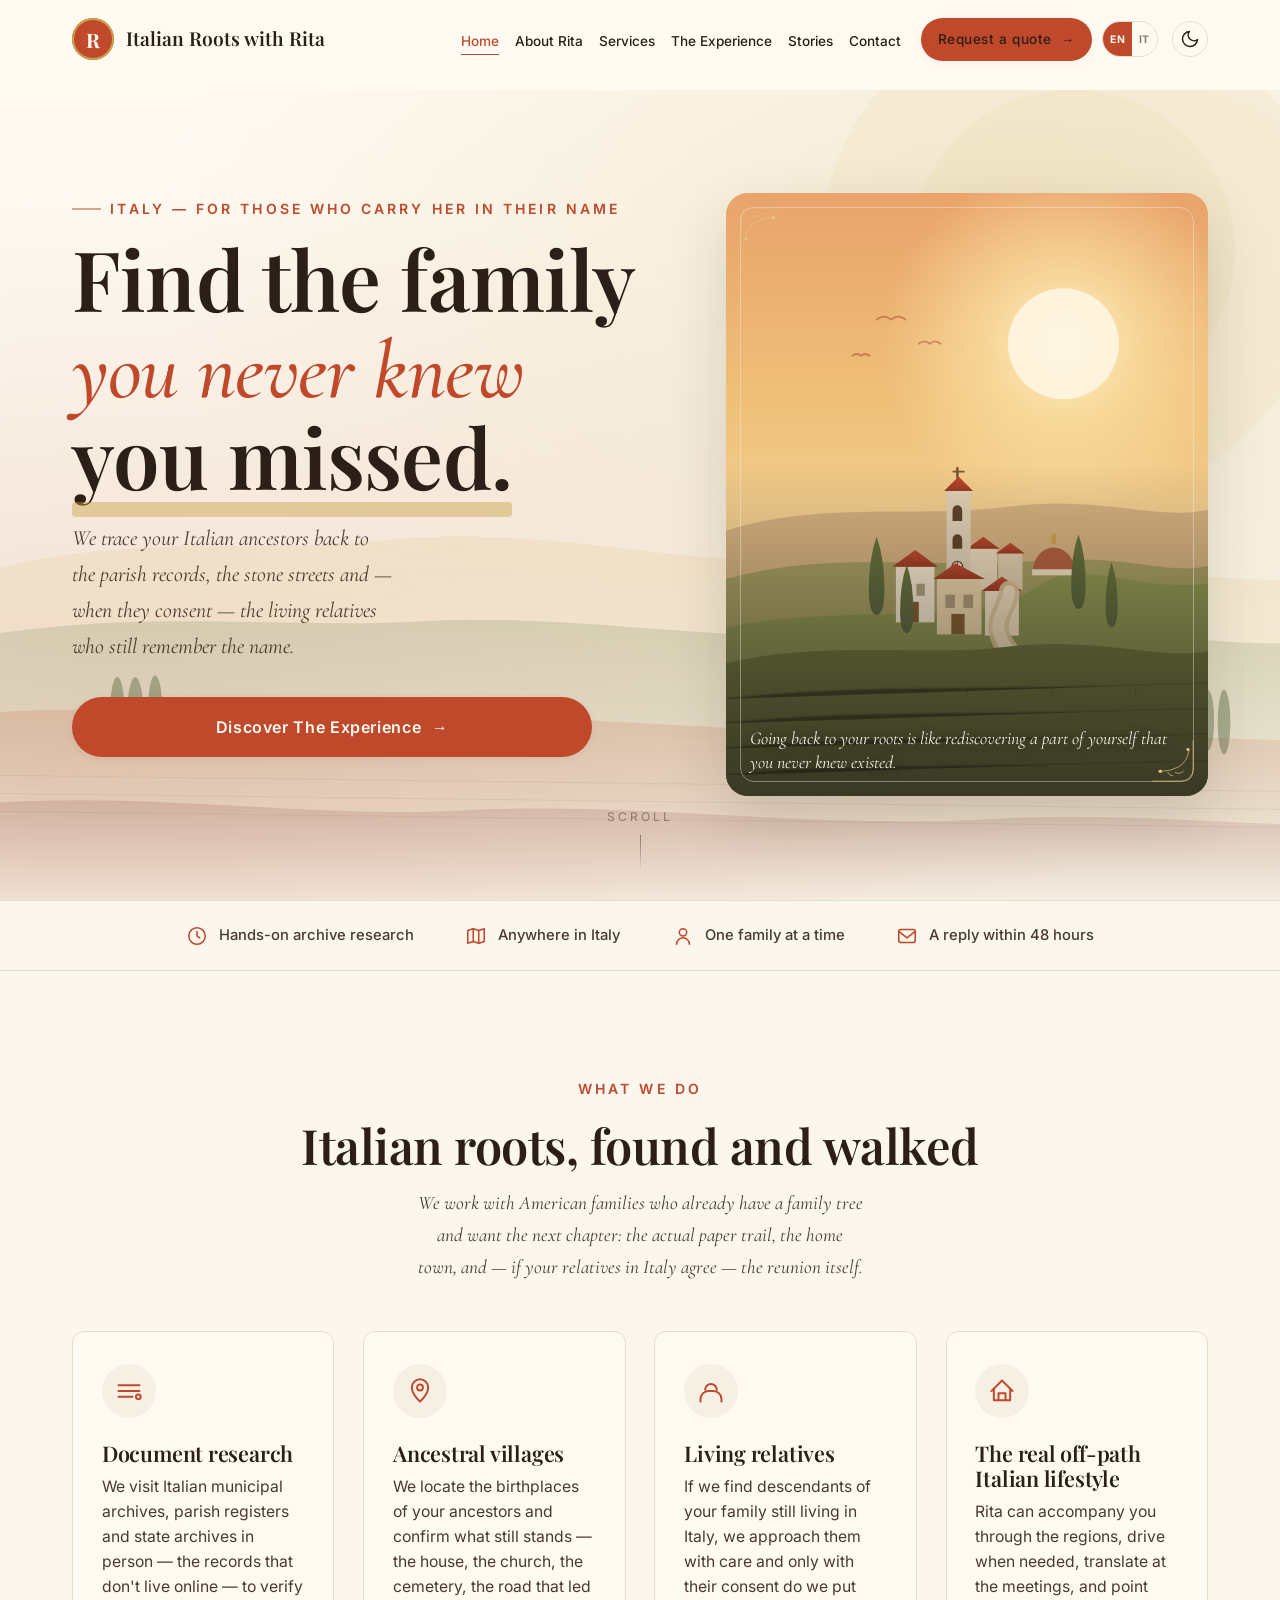
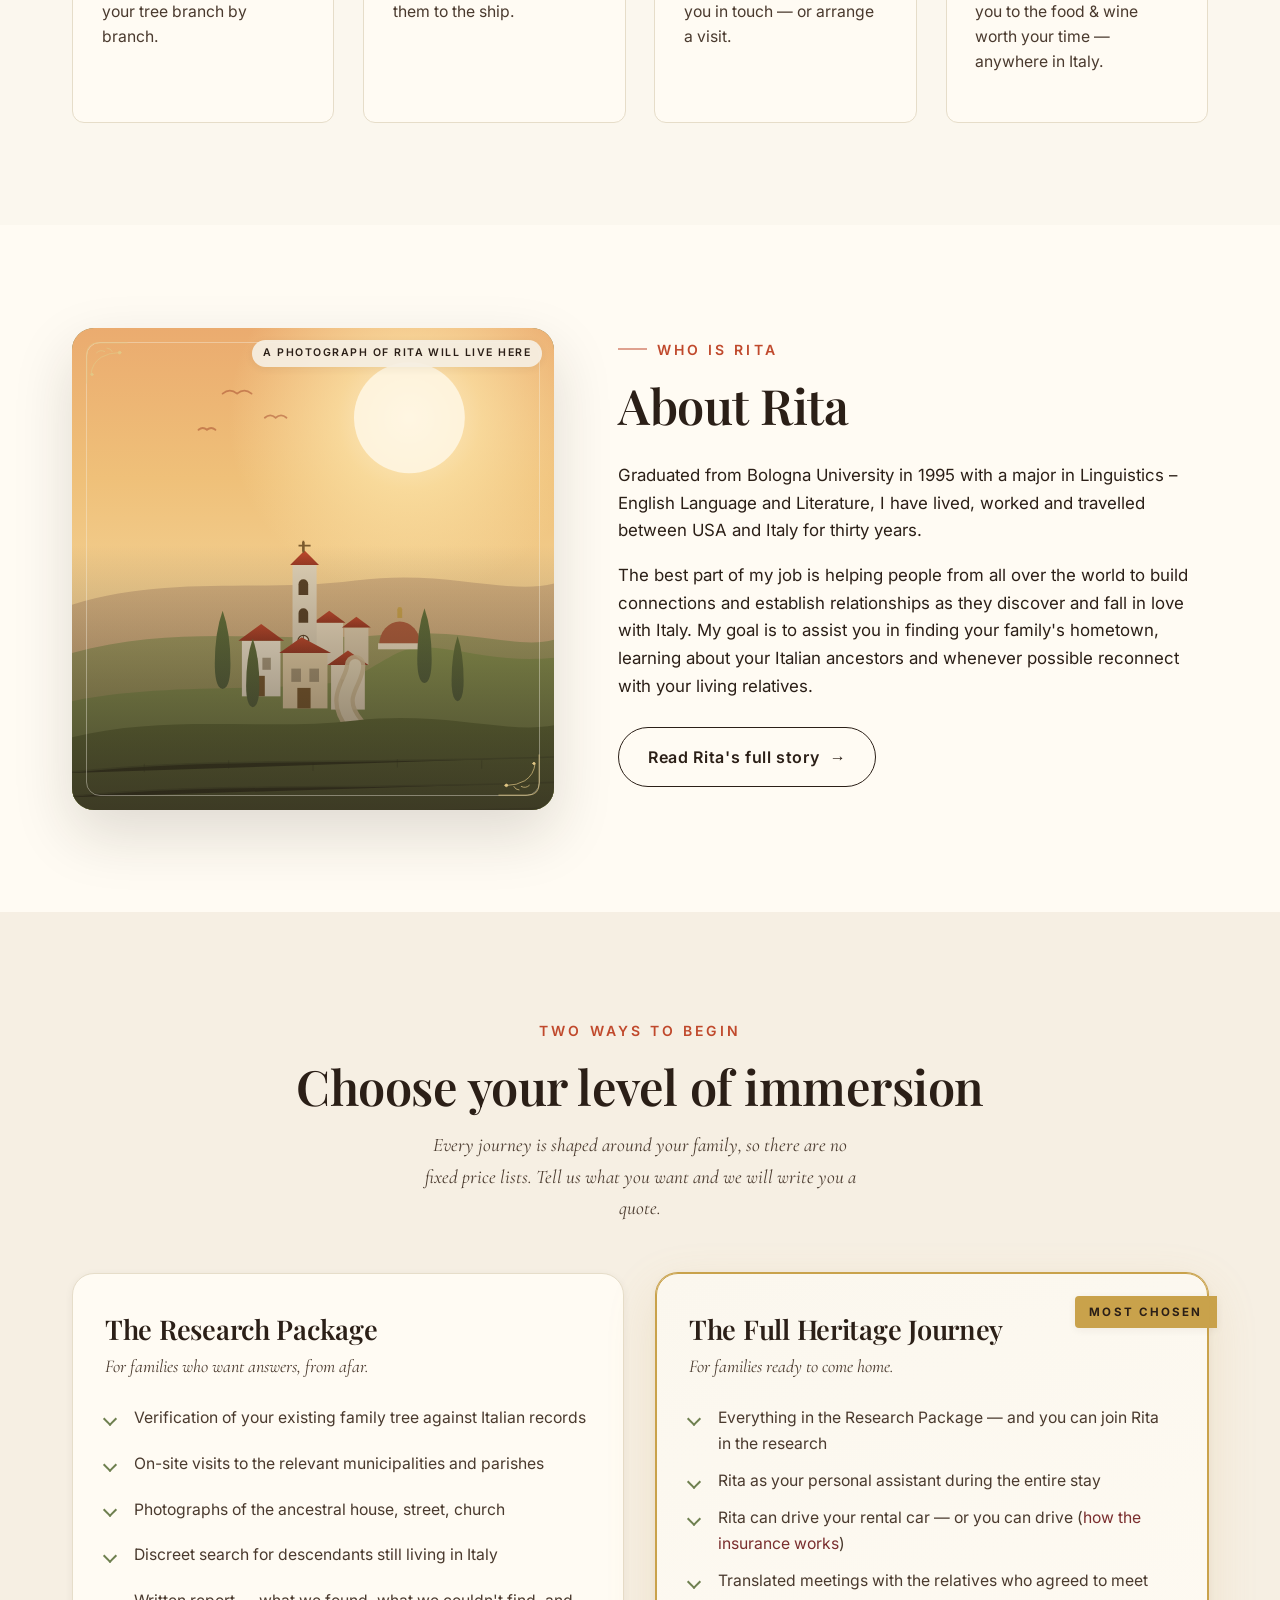
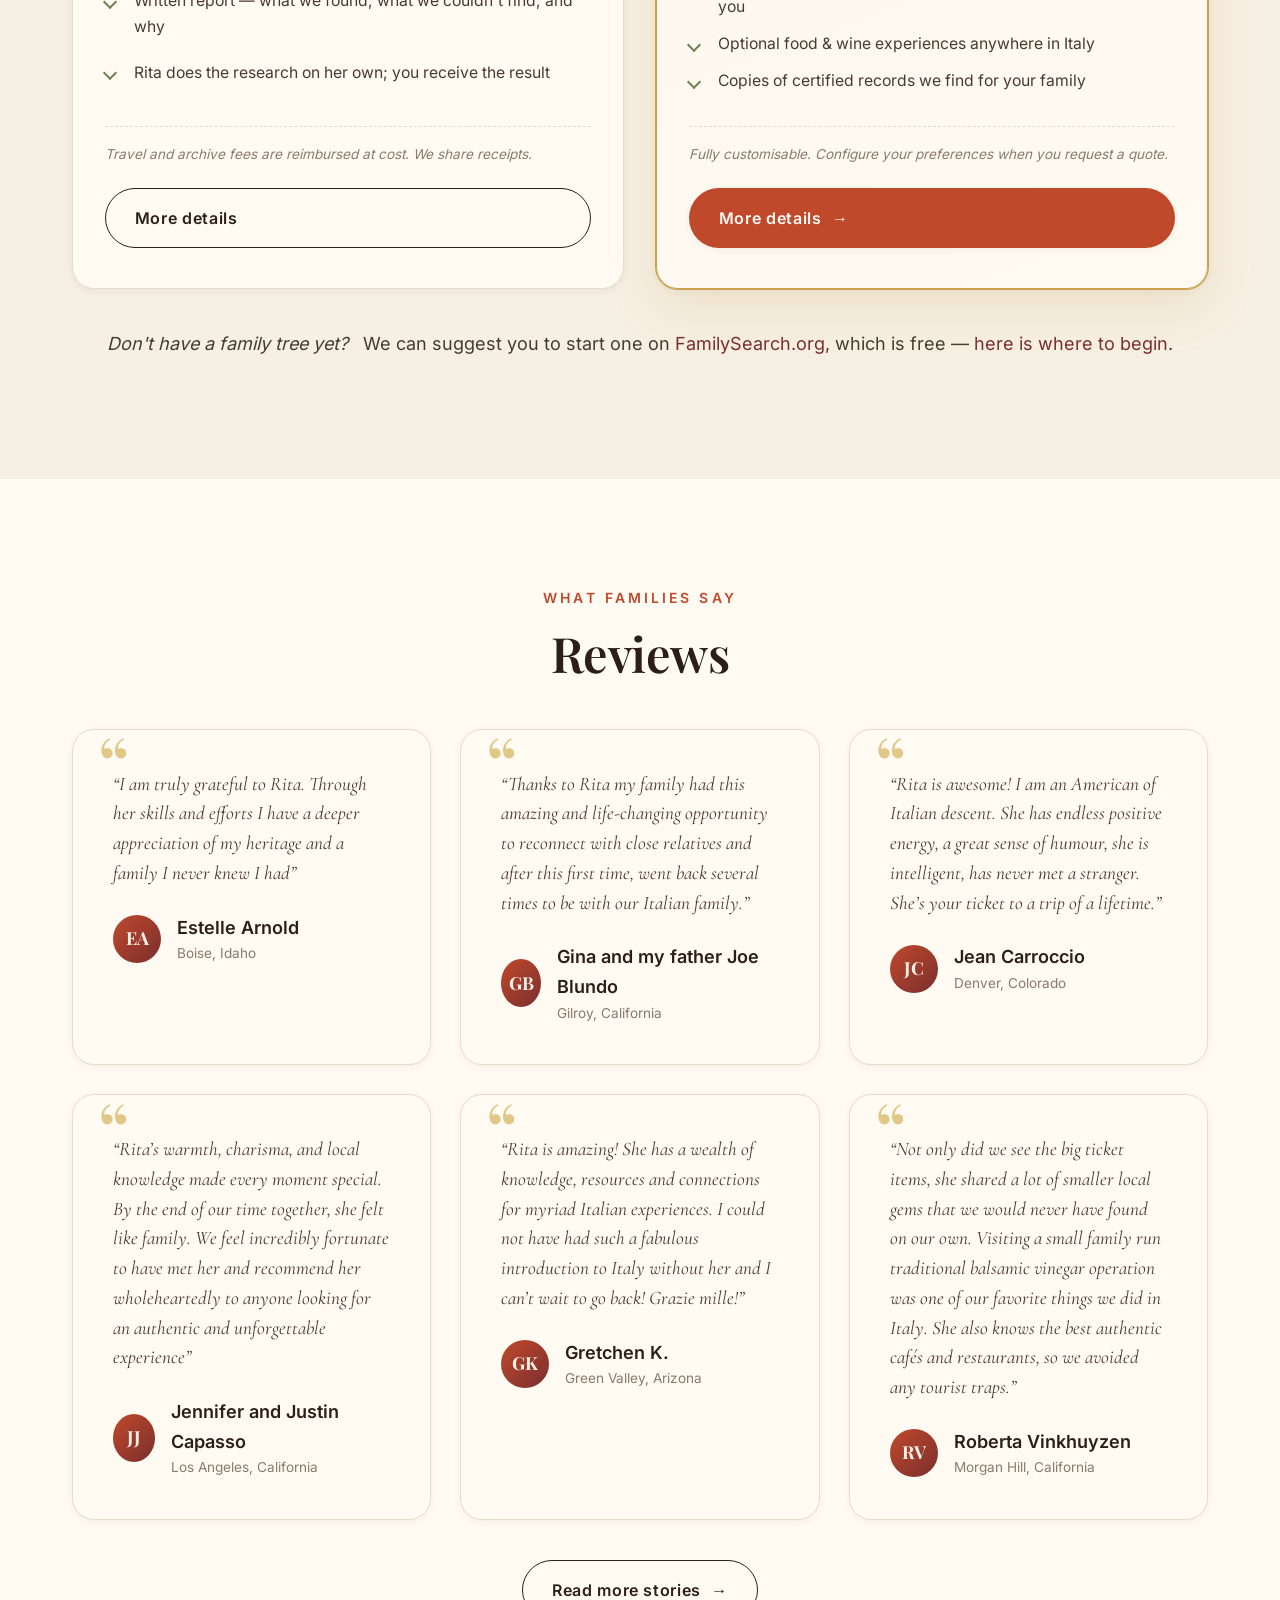
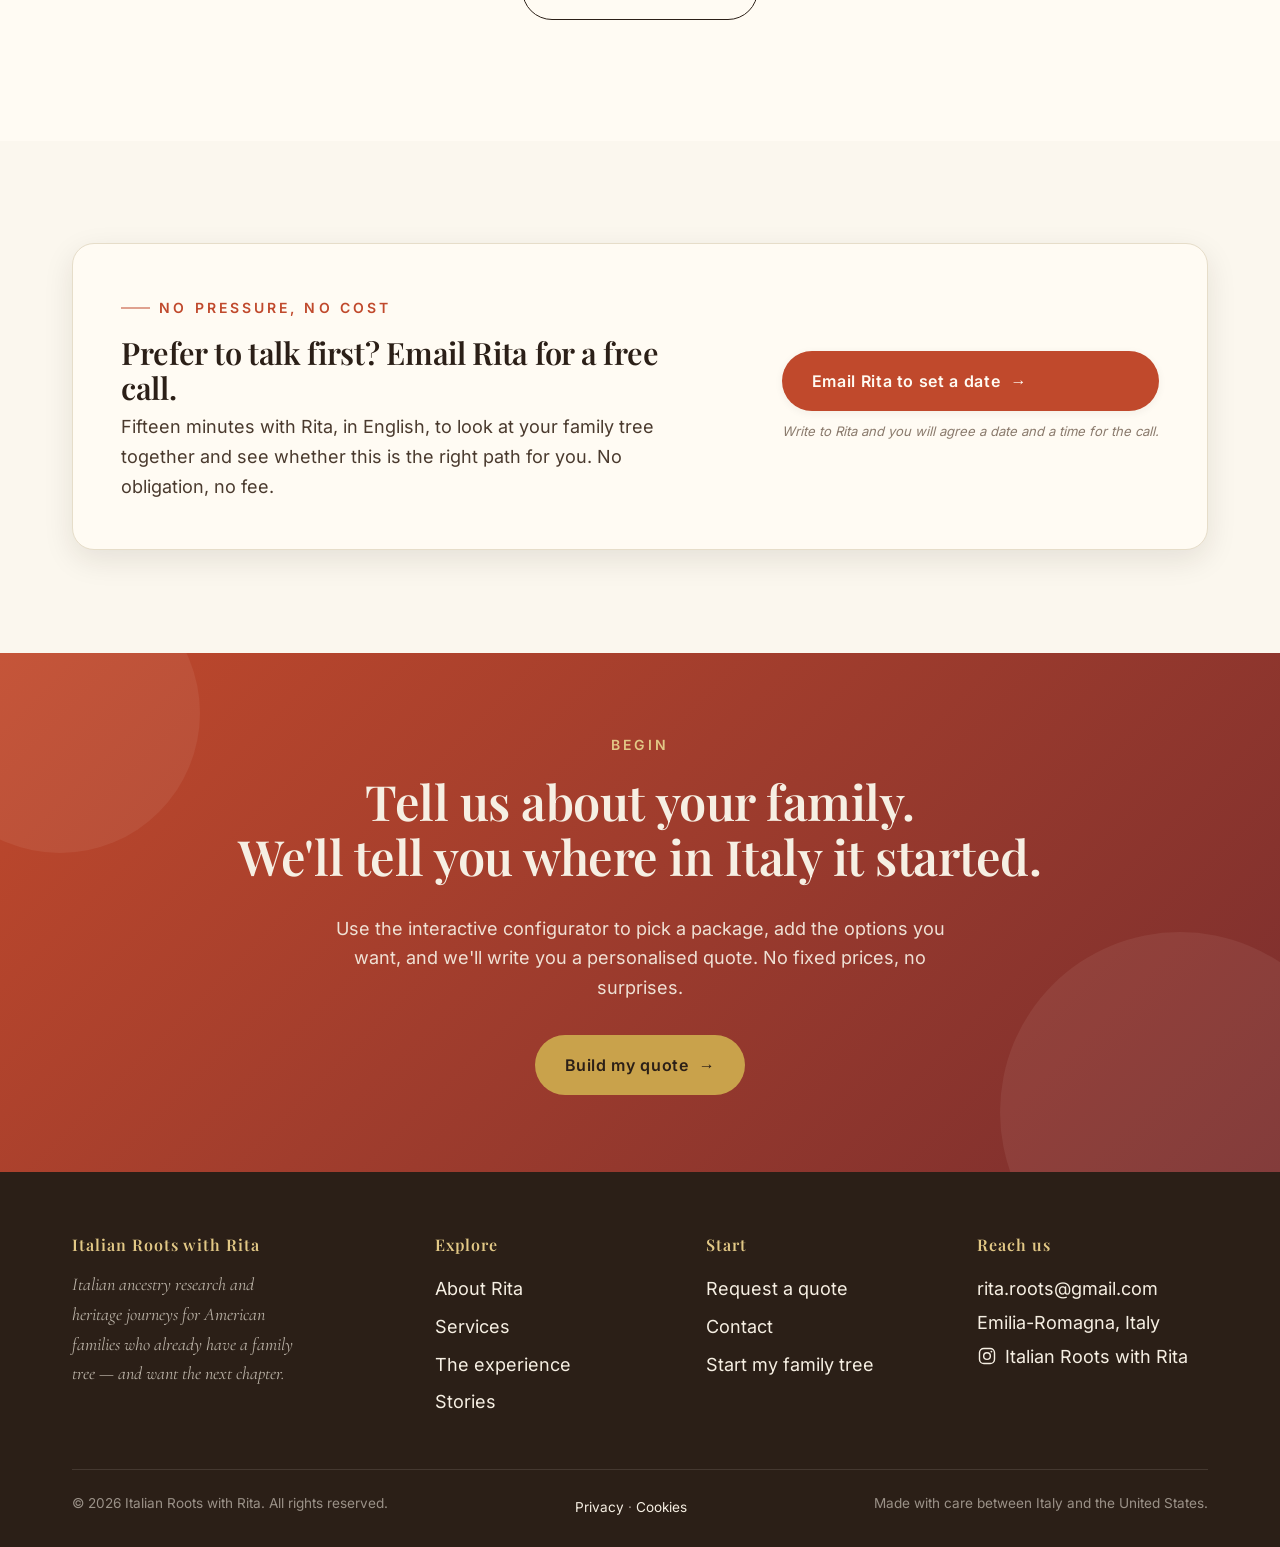
<file: index.html>
<!DOCTYPE html>
<html lang="en">
<head>
  <meta charset="UTF-8" />
  <meta name="viewport" content="width=device-width, initial-scale=1.0" />
  <meta name="color-scheme" content="light dark" />
  <script>
    (function(){
      function apply(){
        try{
          if(localStorage.getItem("rr_theme")==="dark"){
            document.documentElement.setAttribute("data-theme","dark");
          }else{
            document.documentElement.removeAttribute("data-theme");
          }
        }catch(e){}
      }
      apply();
      window.addEventListener("pageshow", function(e){ if(e.persisted) apply(); });
      /* Le animazioni di ingresso (.reveal) partono da opacity:0 e vengono
         accese da main.js. Se lo script non arriva — rete lenta sul cellulare,
         blocco degli script, errore JS — senza questa classe foto e testi
         resterebbero invisibili per sempre. Il CSS nasconde .reveal solo
         quando trova html.js, quindi senza JS la pagina si vede tutta. */
      document.documentElement.className += " js";
    })();
  </script>
  <title>Italian Roots with Rita — Ancestry Research & Heritage Journeys</title>
  <meta name="description" content="Discover your Italian roots. Rita Roncassaglia researches family histories across Italian municipalities and accompanies American families to the villages of their ancestors." />

  <!-- Favicon -->
  <link rel="icon" href="assets/img/favicon.svg" type="image/svg+xml" />
  <link rel="apple-touch-icon" href="assets/img/favicon.svg" />

  <!-- Social cards -->
  <meta property="og:type" content="website" />
  <meta property="og:title" content="Italian Roots with Rita — Ancestry Research & Heritage Journeys" />
  <meta property="og:description" content="We trace your Italian ancestors to the parish records, the home town, and — when they consent — the living relatives who still remember the name." />
  <meta property="og:image" content="https://rikybasket33.github.io/sito-rita/assets/img/og-card.png" />
  <meta property="og:locale" content="en_US" />
  <meta name="twitter:card" content="summary_large_image" />
  <meta name="twitter:title" content="Italian Roots with Rita — Ancestry Research & Heritage Journeys" />
  <meta name="twitter:description" content="Find the family you never knew you missed. Document research and heritage journeys across Italy." />
  <meta name="twitter:image" content="https://rikybasket33.github.io/sito-rita/assets/img/og-card.png" />

  <link rel="stylesheet" href="assets/css/fonts.css">
  <link rel="stylesheet" href="assets/css/main.css" />
  <link rel="stylesheet" href="assets/css/responsive.css" />

  <!-- Structured data: helps Google show the business correctly -->
  <script type="application/ld+json">
  {
    "@context": "https://schema.org",
    "@type": "ProfessionalService",
    "name": "Italian Roots with Rita — Ancestry Research & Heritage Journeys",
    "description": "Italian ancestry research and heritage journeys for American families.",
    "areaServed": "IT",
    "knowsLanguage": ["en", "it"],
    "address": { "@type": "PostalAddress", "addressRegion": "Emilia-Romagna", "addressCountry": "IT" },
    "founder": { "@type": "Person", "name": "Rita Roncassaglia" }
  }
  </script>
</head>
<body>

  <a class="skip-link" href="#main">Skip to content</a>

  <!-- ============================= NAV ============================= -->
  <header class="nav">
    <div class="container nav__inner">
      <a href="index.html" class="brand" aria-label="Home">
        <span class="brand__mark">R</span>
        <span>
          <span class="brand__name" data-biz="name">Italian Roots with Rita</span>
          <span class="brand__tagline" data-biz="tagline">Italian Ancestry &amp; Heritage Journeys</span>
        </span>
      </a>
      <nav class="nav__group">
        <ul class="nav__links">
          <li><a href="index.html">Home</a></li>
          <li><a href="about.html">About Rita</a></li>
          <li><a href="services.html">Services</a></li>
          <li><a href="experience.html">The Experience</a></li>
          <li><a href="testimonials.html">Stories</a></li>
          <li><a href="contact.html">Contact</a></li>
          <li class="nav__cta"><a class="btn btn--primary" href="quote.html"><span>Request a quote</span> <span class="arrow">→</span></a></li>
        </ul>
        <div class="lang-switch" role="group" aria-label="Language / Lingua">
          <button class="lang-switch__btn is-active" type="button" data-lang="en" aria-pressed="true">EN</button>
          <button class="lang-switch__btn" type="button" data-lang="it" aria-pressed="false">IT</button>
        </div>
        <button class="theme-toggle" type="button" aria-label="Switch to dark mode" aria-pressed="false">
          <svg class="icon-moon" viewBox="0 0 24 24" fill="none" stroke="currentColor" stroke-width="1.8" stroke-linecap="round" stroke-linejoin="round" aria-hidden="true">
            <path d="M21 12.79A9 9 0 1 1 11.21 3 7 7 0 0 0 21 12.79z"/>
          </svg>
          <svg class="icon-sun" viewBox="0 0 24 24" fill="none" stroke="currentColor" stroke-width="1.8" stroke-linecap="round" stroke-linejoin="round" aria-hidden="true">
            <circle cx="12" cy="12" r="4"/>
            <path d="M12 2v2M12 20v2M4.93 4.93l1.41 1.41M17.66 17.66l1.41 1.41M2 12h2M20 12h2M4.93 19.07l1.41-1.41M17.66 6.34l1.41-1.41"/>
          </svg>
        </button>
        <button class="nav__toggle" aria-label="Menu" aria-expanded="false">
          <span></span><span></span><span></span>
        </button>
      </nav>
    </div>
  </header>

  <main class="page" id="main">

    <!-- ============================= HERO ============================= -->
    <section class="hero">
      <div class="hero__bg" data-parallax="0.15" aria-hidden="true">
        <img src="assets/img/hero-pattern.svg" alt="" />
      </div>

      <div class="container hero__inner">
        <div>
          <span class="eyebrow">Italy &mdash; for those who carry her in their name</span>
          <h1 class="hero__title" data-word-reveal>
            Find the family
            <span class="italic">you never knew</span>
            <span class="underline">you missed.</span>
          </h1>
          <p class="hero__lead reveal" data-delay="400">
            We trace your Italian ancestors back to the parish records, the stone streets and — when they consent — the living relatives who still remember the name.
          </p>
          <div class="hero__ctas hero__ctas--single reveal" data-delay="500">
            <a class="btn btn--primary btn--wide" href="experience.html"><span>Discover The Experience</span> <span class="arrow">→</span></a>
          </div>
        </div>

        <figure class="hero__visual media-frame media-frame--portrait reveal reveal--right" data-delay="300">
          <img class="media-frame__img" src="assets/img/hero-village.svg" alt="An Italian hilltop village at golden hour, with a bell tower, cypress trees and vineyards" />
          <span class="media-frame__rule" aria-hidden="true"></span>
          <span class="media-frame__corner media-frame__corner--tl" aria-hidden="true">
            <svg viewBox="0 0 80 80" fill="none"><g stroke="currentColor" stroke-width="1.2" stroke-linecap="round"><path d="M5 75 L5 25 Q5 5 25 5 L75 5"/><path d="M12 60 Q14 40 30 30 Q44 22 60 22"/><circle cx="62" cy="22" r="2.4" fill="currentColor"/><circle cx="14" cy="60" r="2" fill="currentColor"/><path d="M22 22 q 6 -6 14 -2"/><path d="M40 14 q 6 0 9 6"/></g></svg>
          </span>
          <span class="media-frame__corner media-frame__corner--br" aria-hidden="true">
            <svg viewBox="0 0 80 80" fill="none"><g stroke="currentColor" stroke-width="1.2" stroke-linecap="round"><path d="M5 75 L5 25 Q5 5 25 5 L75 5"/><path d="M12 60 Q14 40 30 30 Q44 22 60 22"/><circle cx="62" cy="22" r="2.4" fill="currentColor"/><circle cx="14" cy="60" r="2" fill="currentColor"/><path d="M22 22 q 6 -6 14 -2"/><path d="M40 14 q 6 0 9 6"/></g></svg>
          </span>
          <figcaption class="media-frame__caption">
            <span>Going back to your roots is like rediscovering a part of yourself that you never knew existed.</span>
          </figcaption>
        </figure>
      </div>

      <div class="scroll-cue">scroll</div>
    </section>

    <!-- ============================= TRUST STRIP ============================= -->
    <section class="trust" aria-label="Why families choose Rita">
      <div class="container trust__inner">
        <div class="trust__item">
          <svg viewBox="0 0 24 24" fill="none" stroke="currentColor" stroke-width="1.7" stroke-linecap="round" stroke-linejoin="round" aria-hidden="true"><circle cx="12" cy="12" r="9"/><path d="M12 7v5l3 2"/></svg>
          <span>Hands-on archive research</span>
        </div>
        <div class="trust__item">
          <svg viewBox="0 0 24 24" fill="none" stroke="currentColor" stroke-width="1.7" stroke-linecap="round" stroke-linejoin="round" aria-hidden="true"><path d="M9 4 3 6v14l6-2 6 2 6-2V4l-6 2-6-2z"/><path d="M9 4v14M15 6v14"/></svg>
          <span>Anywhere in Italy</span>
        </div>
        <div class="trust__item">
          <svg viewBox="0 0 24 24" fill="none" stroke="currentColor" stroke-width="1.7" stroke-linecap="round" stroke-linejoin="round" aria-hidden="true"><circle cx="12" cy="8" r="4"/><path d="M5 21a7 7 0 0 1 14 0"/></svg>
          <span>One family at a time</span>
        </div>
        <div class="trust__item">
          <svg viewBox="0 0 24 24" fill="none" stroke="currentColor" stroke-width="1.7" stroke-linecap="round" stroke-linejoin="round" aria-hidden="true"><rect x="3" y="5" width="18" height="14" rx="2"/><path d="M3 7l9 7 9-7"/></svg>
          <span>A reply within 48 hours</span>
        </div>
      </div>
    </section>

    <!-- ============================= INTRO / VALUE ============================= -->
    <section class="section section--cream">
      <div class="container">
        <div style="text-align:center;">
          <span class="eyebrow eyebrow--center reveal">What we do</span>
          <h2 class="section-title reveal">Italian roots, found and walked</h2>
          <p class="section-subtitle reveal" style="margin-left:auto; margin-right:auto;">
            We work with American families who already have a family tree and want the next chapter:
            the actual paper trail, the home town, and — if your relatives in Italy agree — the reunion itself.
          </p>
        </div>

        <div class="feature-grid" style="margin-top: 3rem;">
          <article class="feature reveal">
            <div class="feature__icon" aria-hidden="true">
              <svg width="28" height="28" viewBox="0 0 24 24" fill="none" stroke="currentColor" stroke-width="1.7" stroke-linecap="round" stroke-linejoin="round">
                <path d="M3 7h18M3 12h18M3 17h12"/><circle cx="20" cy="17" r="2"/>
              </svg>
            </div>
            <h3 class="feature__title">Document research</h3>
            <p class="feature__body">
              We visit Italian municipal archives, parish registers and state archives in person — the records
              that don't live online — to verify your tree branch by branch.
            </p>
          </article>

          <article class="feature reveal" data-delay="100">
            <div class="feature__icon" aria-hidden="true">
              <svg width="28" height="28" viewBox="0 0 24 24" fill="none" stroke="currentColor" stroke-width="1.7" stroke-linecap="round" stroke-linejoin="round">
                <path d="M12 21s-7-6-7-12a7 7 0 0114 0c0 6-7 12-7 12z"/><circle cx="12" cy="9" r="2.5"/>
              </svg>
            </div>
            <h3 class="feature__title">Ancestral villages</h3>
            <p class="feature__body">
              We locate the birthplaces of your ancestors and confirm what still stands —
              the house, the church, the cemetery, the road that led them to the ship.
            </p>
          </article>

          <article class="feature reveal" data-delay="200">
            <div class="feature__icon" aria-hidden="true">
              <svg width="28" height="28" viewBox="0 0 24 24" fill="none" stroke="currentColor" stroke-width="1.7" stroke-linecap="round" stroke-linejoin="round">
                <path d="M17 11a5 5 0 10-10 0M3 21v-2a7 7 0 017-7h4a7 7 0 017 7v2"/>
              </svg>
            </div>
            <h3 class="feature__title">Living relatives</h3>
            <p class="feature__body">
              If we find descendants of your family still living in Italy, we approach them with care
              and only with their consent do we put you in touch — or arrange a visit.
            </p>
          </article>

          <article class="feature reveal" data-delay="300">
            <div class="feature__icon" aria-hidden="true">
              <svg width="28" height="28" viewBox="0 0 24 24" fill="none" stroke="currentColor" stroke-width="1.7" stroke-linecap="round" stroke-linejoin="round">
                <path d="M3 12l9-9 9 9"/><path d="M5 10v10h14V10"/><path d="M9 20v-6h6v6"/>
              </svg>
            </div>
            <h3 class="feature__title">The real off-path Italian lifestyle</h3>
            <p class="feature__body">
              Rita can accompany you through the regions, drive when needed, translate at the meetings,
              and point you to the food &amp; wine worth your time — anywhere in Italy.
            </p>
          </article>
        </div>
      </div>
    </section>

    <!-- ============================= ABOUT TEASER ============================= -->
    <section class="section">
      <div class="container">
        <div class="profile">
          <figure class="profile__media media-frame media-frame--square reveal reveal--left" style="margin:0;">
            <img class="media-frame__img" src="assets/img/hero-village.svg" alt="" aria-hidden="true" />
            <span class="media-frame__rule" aria-hidden="true"></span>
            <span class="media-frame__badge">A photograph of Rita will live here</span>
            <span class="media-frame__corner media-frame__corner--tl" aria-hidden="true">
              <svg viewBox="0 0 80 80" fill="none"><g stroke="currentColor" stroke-width="1.2" stroke-linecap="round"><path d="M5 75 L5 25 Q5 5 25 5 L75 5"/><path d="M12 60 Q14 40 30 30 Q44 22 60 22"/><circle cx="62" cy="22" r="2.4" fill="currentColor"/><circle cx="14" cy="60" r="2" fill="currentColor"/><path d="M22 22 q 6 -6 14 -2"/><path d="M40 14 q 6 0 9 6"/></g></svg>
            </span>
            <span class="media-frame__corner media-frame__corner--br" aria-hidden="true">
              <svg viewBox="0 0 80 80" fill="none"><g stroke="currentColor" stroke-width="1.2" stroke-linecap="round"><path d="M5 75 L5 25 Q5 5 25 5 L75 5"/><path d="M12 60 Q14 40 30 30 Q44 22 60 22"/><circle cx="62" cy="22" r="2.4" fill="currentColor"/><circle cx="14" cy="60" r="2" fill="currentColor"/><path d="M22 22 q 6 -6 14 -2"/><path d="M40 14 q 6 0 9 6"/></g></svg>
            </span>
          </figure>
          <div class="profile__body reveal reveal--right">
            <span class="eyebrow">Who is Rita</span>
            <h2>About Rita</h2>
            <p>
              Graduated from Bologna University in 1995 with a major in Linguistics – English Language
              and Literature, I have lived, worked and travelled between USA and Italy for thirty years.
            </p>
            <p>
              The best part of my job is helping people from all over the world to build connections and
              establish relationships as they discover and fall in love with Italy. My goal is to assist
              you in finding your family's hometown, learning about your Italian ancestors and whenever
              possible reconnect with your living relatives.
            </p>
            <p>
              <a href="about.html" class="btn btn--ghost" style="margin-top: 0.6rem;"><span>Read Rita's full story</span> <span class="arrow">→</span></a>
            </p>
          </div>
        </div>
      </div>
    </section>

    <!-- ============================= PACKAGES PREVIEW ============================= -->
    <section class="section section--cream-deep">
      <div class="container">
        <div style="text-align:center;">
          <span class="eyebrow eyebrow--center reveal">Two ways to begin</span>
          <h2 class="section-title reveal">Choose your level of immersion</h2>
          <p class="section-subtitle reveal" style="margin-left:auto; margin-right:auto;">
            Every journey is shaped around your family, so there are no fixed price lists.
            Tell us what you want and we will write you a quote.
          </p>
        </div>

        <div class="packages" style="margin-top: 3rem;">
          <article class="package reveal">
            <h3 class="package__name">The Research Package</h3>
            <p class="package__sub">For families who want answers, from afar.</p>
            <ul class="package__list">
              <li>Verification of your existing family tree against Italian records</li>
              <li>On-site visits to the relevant municipalities and parishes</li>
              <li>Photographs of the ancestral house, street, church</li>
              <li>Discreet search for descendants still living in Italy</li>
              <li>Written report &mdash; what we found, what we couldn't find, and why</li>
              <li>Rita does the research on her own; you receive the result</li>
            </ul>
            <p class="package__note">
              Travel and archive fees are reimbursed at cost. We share receipts.
            </p>
            <a href="services.html#research" class="btn btn--ghost">More details</a>
          </article>

          <article class="package package--featured reveal" data-delay="150">
            <div class="package__ribbon">Most chosen</div>
            <h3 class="package__name">The Full Heritage Journey</h3>
            <p class="package__sub">For families ready to come home.</p>
            <ul class="package__list">
              <li>Everything in the Research Package — and you can join Rita in the research</li>
              <li>Rita as your personal assistant during the entire stay</li>
              <li>Rita can drive your rental car &mdash; or you can drive (<a href="services.html#driving">how the insurance works</a>)</li>
              <li>Translated meetings with the relatives who agreed to meet you</li>
              <li>Optional food &amp; wine experiences anywhere in Italy</li>
              <li>Copies of certified records we find for your family</li>
            </ul>
            <p class="package__note">
              Fully customisable. Configure your preferences when you request a quote.
            </p>
            <a href="services.html#journey" class="btn btn--primary"><span>More details</span> <span class="arrow">→</span></a>
          </article>
        </div>

        <p class="reveal" style="text-align:center; margin-top: 2.5rem; color: var(--c-ink-soft);">
          <em>Don't have a family tree yet?</em> &nbsp;
          We can suggest you to start one on
          <a href="https://www.familysearch.org" target="_blank" rel="noopener">FamilySearch.org</a>,
          which is free &mdash; <a href="contact.html#tree">here is where to begin</a>.
        </p>
      </div>
    </section>

    <!-- ============================= TESTIMONIALS PREVIEW ============================= -->
    <section class="section">
      <div class="container">
        <div style="text-align:center;">
          <span class="eyebrow eyebrow--center reveal">What families say</span>
          <h2 class="section-title reveal">Reviews</h2>
          <p class="reviews-note" lang="it">Le recensioni sono riportate in lingua originale, per non snaturare il contenuto di ciò che i visitatori hanno voluto esprimere.</p>
        </div>

        <div class="testimonials-grid" style="margin-top: 3rem;">
          <article class="testimonial reveal">
            <p class="testimonial__body">
              &ldquo;I am truly grateful to Rita. Through her skills and efforts I have a deeper appreciation of my heritage and a family I never knew I had&rdquo;
            </p>
            <div class="testimonial__author">
              <div class="testimonial__avatar">EA</div>
              <div>
                <div class="testimonial__name">Estelle Arnold</div>
                <div class="testimonial__from">Boise, Idaho</div>
              </div>
            </div>
          </article>

          <article class="testimonial reveal" data-delay="80">
            <p class="testimonial__body">
              &ldquo;Thanks to Rita my family had this amazing and life-changing opportunity to reconnect with close relatives and after this first time, went back several times to be with our Italian family.&rdquo;
            </p>
            <div class="testimonial__author">
              <div class="testimonial__avatar">GB</div>
              <div>
                <div class="testimonial__name">Gina and my father Joe Blundo</div>
                <div class="testimonial__from">Gilroy, California</div>
              </div>
            </div>
          </article>

          <article class="testimonial reveal" data-delay="160">
            <p class="testimonial__body">
              &ldquo;Rita is awesome! I am an American of Italian descent. She has endless positive energy, a great sense of humour, she is intelligent, has never met a stranger. She&rsquo;s your ticket to a trip of a lifetime.&rdquo;
            </p>
            <div class="testimonial__author">
              <div class="testimonial__avatar">JC</div>
              <div>
                <div class="testimonial__name">Jean Carroccio</div>
                <div class="testimonial__from">Denver, Colorado</div>
              </div>
            </div>
          </article>

          <article class="testimonial reveal" data-delay="240">
            <p class="testimonial__body">
              &ldquo;Rita&rsquo;s warmth, charisma, and local knowledge made every moment special. By the end of our time together, she felt like family. We feel incredibly fortunate to have met her and recommend her wholeheartedly to anyone looking for an authentic and unforgettable experience&rdquo;
            </p>
            <div class="testimonial__author">
              <div class="testimonial__avatar">JJ</div>
              <div>
                <div class="testimonial__name">Jennifer and Justin Capasso</div>
                <div class="testimonial__from">Los Angeles, California</div>
              </div>
            </div>
          </article>

          <article class="testimonial reveal" data-delay="320">
            <p class="testimonial__body">
              &ldquo;Rita is amazing! She has a wealth of knowledge, resources and connections for myriad Italian experiences. I could not have had such a fabulous introduction to Italy without her and I can&rsquo;t wait to go back! Grazie mille!&rdquo;
            </p>
            <div class="testimonial__author">
              <div class="testimonial__avatar">GK</div>
              <div>
                <div class="testimonial__name">Gretchen K.</div>
                <div class="testimonial__from">Green Valley, Arizona</div>
              </div>
            </div>
          </article>

          <article class="testimonial reveal" data-delay="400">
            <p class="testimonial__body">
              &ldquo;Not only did we see the big ticket items, she shared a lot of smaller local gems that we would never have found on our own. Visiting a small family run traditional balsamic vinegar operation was one of our favorite things we did in Italy. She also knows the best authentic caf&eacute;s and restaurants, so we avoided any tourist traps.&rdquo;
            </p>
            <div class="testimonial__author">
              <div class="testimonial__avatar">RV</div>
              <div>
                <div class="testimonial__name">Roberta Vinkhuyzen</div>
                <div class="testimonial__from">Morgan Hill, California</div>
              </div>
            </div>
          </article>
        </div>

        <p class="reveal" style="text-align:center; margin-top: 2.5rem;">
          <a href="testimonials.html" class="btn btn--ghost"><span>Read more stories</span> <span class="arrow">→</span></a>
        </p>
      </div>
    </section>

    <!-- ============================= BOOKING ============================= -->
    <section class="section section--cream" id="book">
      <div class="container">
        <div class="booking-card reveal">
          <div class="booking-card__body">
            <span class="eyebrow">No pressure, no cost</span>
            <h3>Prefer to talk first? Email Rita for a free call.</h3>
            <p>
              Fifteen minutes with Rita, in English, to look at your family tree together and see whether this is the right path for you. No obligation, no fee.
            </p>
          </div>
          <div class="booking-card__cta">
            <a class="btn btn--primary" href="mailto:?subject=A free call with Rita" data-biz-email-href><span>Email Rita to set a date</span> <span class="arrow">→</span></a>
            <span class="booking-card__note">Write to Rita and you will agree a date and a time for the call.</span>
          </div>
        </div>
      </div>
    </section>

    <!-- ============================= CTA STRIP ============================= -->
    <section class="cta-strip">
      <div class="container">
        <span class="eyebrow eyebrow--center reveal" style="color:var(--c-gold-soft);">Begin</span>
        <h2 class="reveal">Tell us about your family.<br>We'll tell you where in Italy it started.</h2>
        <p class="reveal">
          Use the interactive configurator to pick a package, add the options you want,
          and we'll write you a personalised quote. No fixed prices, no surprises.
        </p>
        <a href="quote.html" class="btn btn--gold reveal"><span>Build my quote</span> <span class="arrow">→</span></a>
      </div>
    </section>

  </main>

  <!-- ============================= FOOTER ============================= -->
  <footer class="footer">
    <div class="container">
      <div class="footer__grid">
        <div class="footer__brand">
          <h4 data-biz="name">Italian Roots with Rita</h4>
          <p>Italian ancestry research and heritage journeys for American families who already have a family tree — and want the next chapter.</p>
        </div>
        <div>
          <h4>Explore</h4>
          <ul>
            <li><a href="about.html">About Rita</a></li>
            <li><a href="services.html">Services</a></li>
            <li><a href="experience.html">The experience</a></li>
            <li><a href="testimonials.html">Stories</a></li>
          </ul>
        </div>
        <div>
          <h4>Start</h4>
          <ul>
            <li><a href="quote.html">Request a quote</a></li>
            <li><a href="contact.html">Contact</a></li>
            <li><a href="contact.html#tree">Start my family tree</a></li>
          </ul>
        </div>
        <div>
          <h4>Reach us</h4>
          <ul>
            <li><a href="#" data-biz="email">info@example.com</a></li>
            <li><span data-biz="location">Emilia-Romagna, Italy</span></li>
            <li><a class="footer__ig" data-biz="instagram" href="https://www.instagram.com/" target="_blank" rel="noopener me" aria-label="Italian Roots with Rita on Instagram"><svg viewBox="0 0 24 24" fill="none" stroke="currentColor" stroke-width="1.7" stroke-linecap="round" stroke-linejoin="round" aria-hidden="true"><rect x="3" y="3" width="18" height="18" rx="5.2"/><circle cx="12" cy="12" r="4"/><circle cx="17.3" cy="6.7" r="1.15" fill="currentColor" stroke="none"/></svg><span>Italian Roots with Rita</span></a></li>
          </ul>
        </div>
      </div>
      <div class="footer__bottom">
        <span>© <span data-biz="year">2026</span> Italian Roots with Rita. <span>All rights reserved.</span></span>
        <span><a href="privacy.html">Privacy</a> &middot; <a href="cookies.html">Cookies</a></span>
        <span>Made with care between Italy and the United States.</span>
      </div>
    </div>
  </footer>

  <script src="assets/js/config.js"></script>
  <script src="assets/js/main.js"></script>
  <script src="assets/js/i18n-it.js"></script>
  <script src="assets/js/i18n.js"></script>
</body>
</html>
</file>
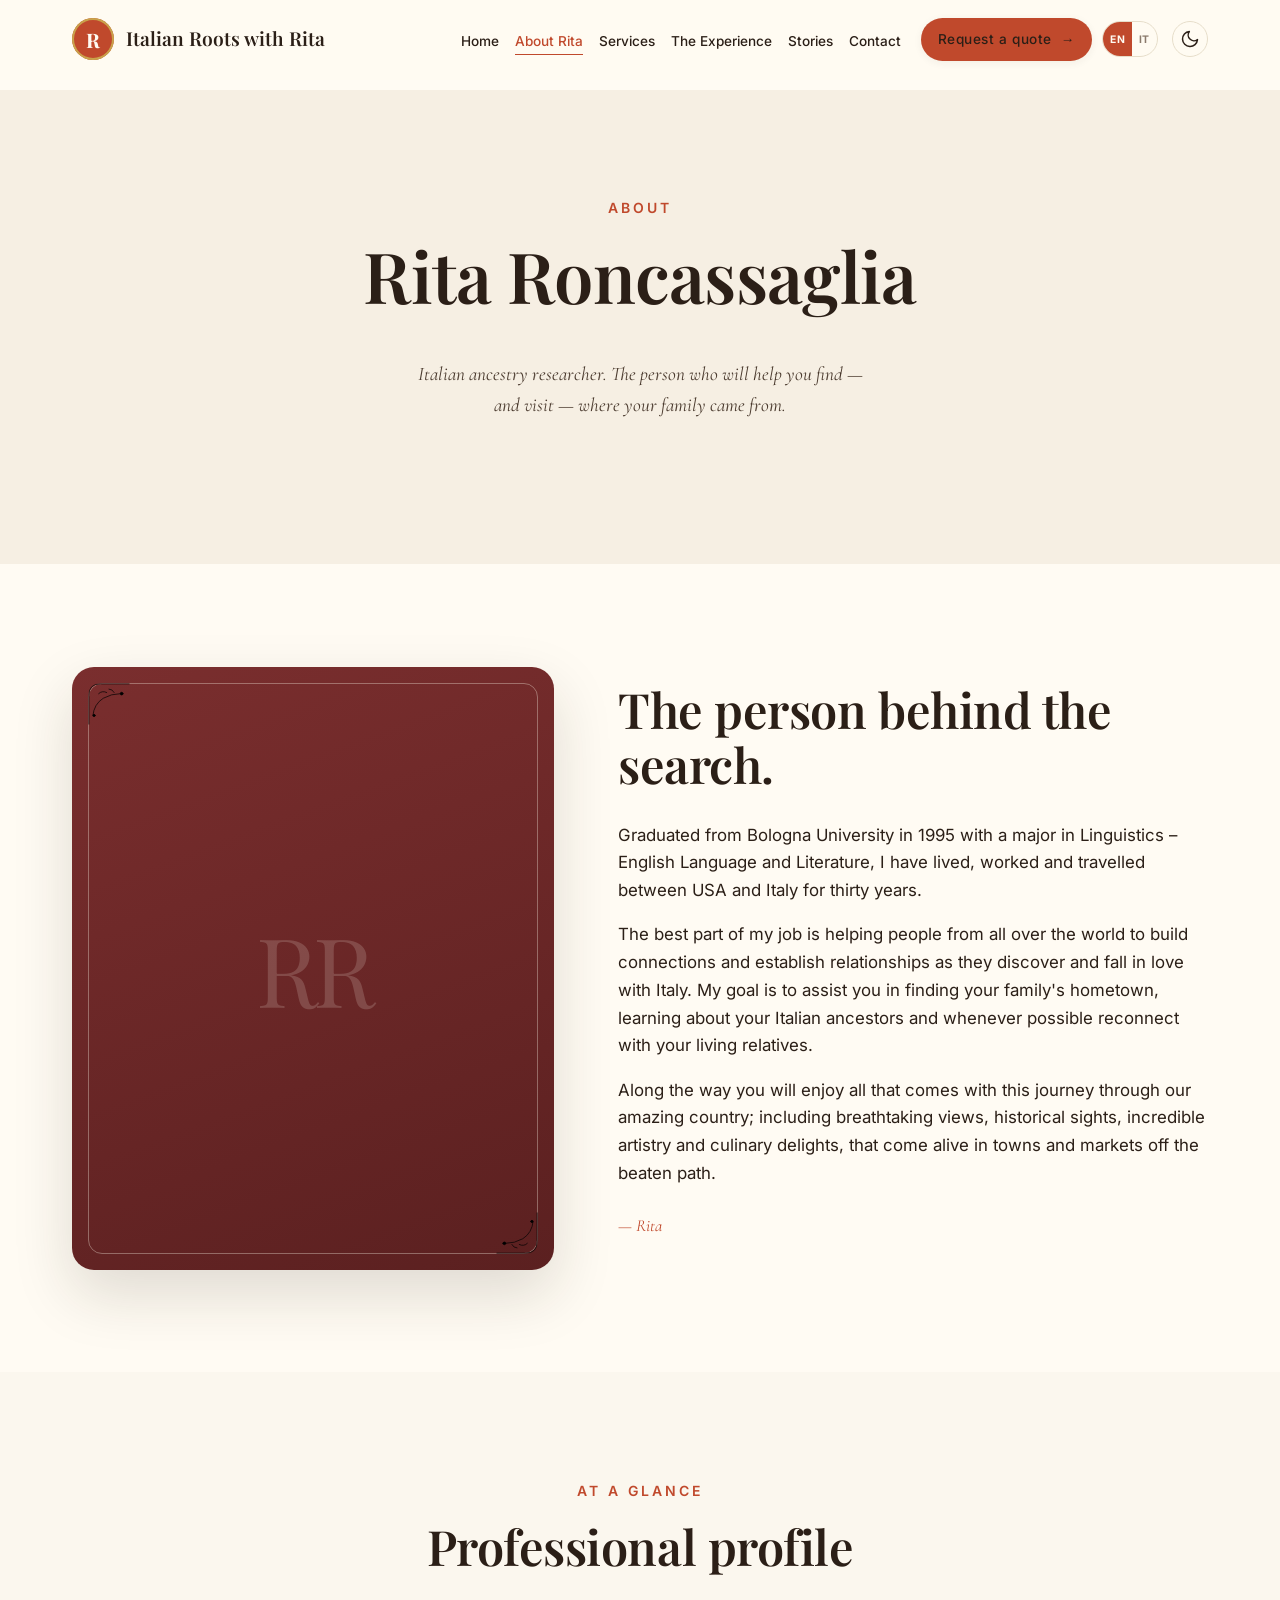
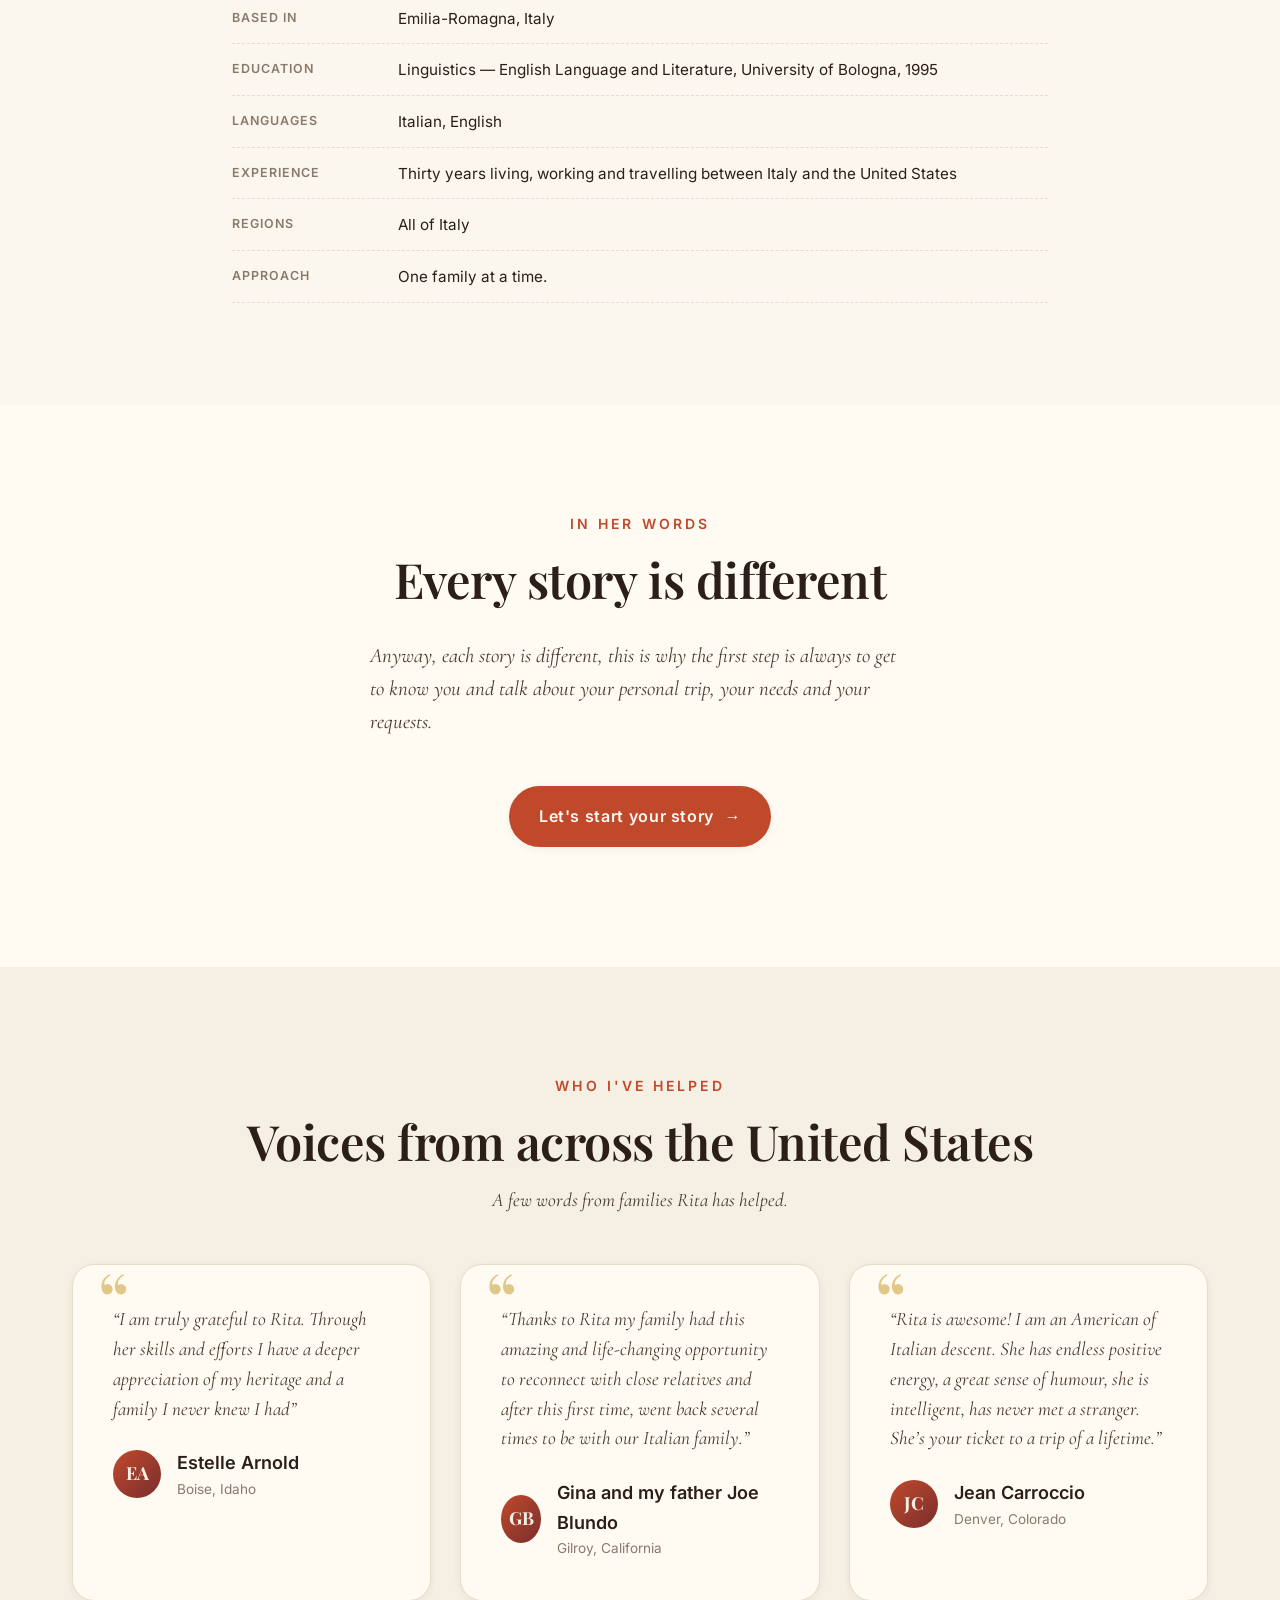
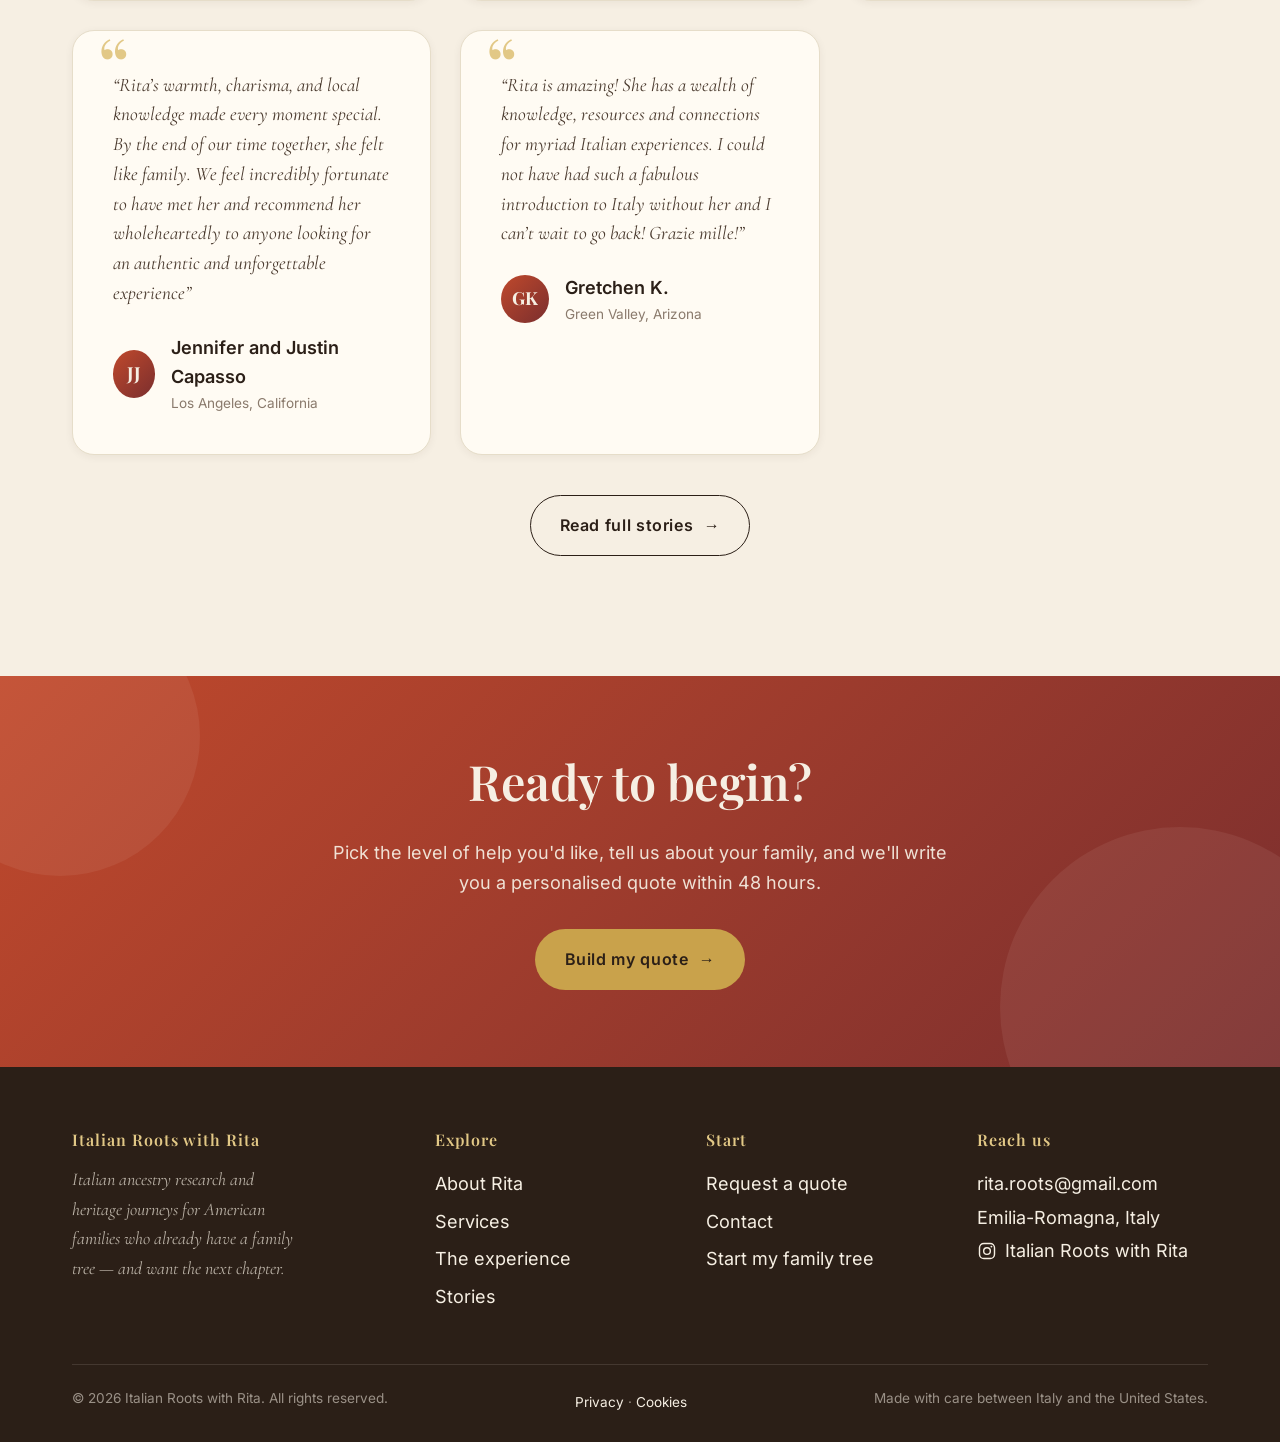
<file: about.html>
<!DOCTYPE html>
<html lang="en">
<head>
  <meta charset="UTF-8" />
  <meta name="viewport" content="width=device-width, initial-scale=1.0" />
  <meta name="color-scheme" content="light dark" />
  <script>
    (function(){
      function apply(){
        try{
          if(localStorage.getItem("rr_theme")==="dark"){
            document.documentElement.setAttribute("data-theme","dark");
          }else{
            document.documentElement.removeAttribute("data-theme");
          }
        }catch(e){}
      }
      apply();
      window.addEventListener("pageshow", function(e){ if(e.persisted) apply(); });
      /* Le animazioni di ingresso (.reveal) partono da opacity:0 e vengono
         accese da main.js. Se lo script non arriva — rete lenta sul cellulare,
         blocco degli script, errore JS — senza questa classe foto e testi
         resterebbero invisibili per sempre. Il CSS nasconde .reveal solo
         quando trova html.js, quindi senza JS la pagina si vede tutta. */
      document.documentElement.className += " js";
    })();
  </script>
  <title>About Rita — Italian Ancestry Research</title>
  <meta name="description" content="Meet Rita Roncassaglia: Italian researcher, parish-record specialist, and personal assistant for American families looking for their Italian origins." />
  <link rel="icon" href="assets/img/favicon.svg" type="image/svg+xml" />
  <link rel="apple-touch-icon" href="assets/img/favicon.svg" />
  <meta property="og:type" content="website" />
  <meta property="og:title" content="About Rita — Italian Ancestry Research" />
  <meta property="og:description" content="Meet Rita Roncassaglia: Italian researcher, parish-record specialist, and personal assistant for American families looking for their Italian origins." />
  <meta property="og:image" content="https://rikybasket33.github.io/sito-rita/assets/img/og-card.png" />
  <meta property="og:locale" content="en_US" />
  <meta name="twitter:card" content="summary_large_image" />
  <meta name="twitter:title" content="About Rita — Italian Ancestry Research" />
  <meta name="twitter:description" content="Meet Rita Roncassaglia: Italian researcher, parish-record specialist, and personal assistant for American families looking for their Italian origins." />
  <meta name="twitter:image" content="https://rikybasket33.github.io/sito-rita/assets/img/og-card.png" />

  <link rel="stylesheet" href="assets/css/fonts.css">
  <link rel="stylesheet" href="assets/css/main.css" />
  <link rel="stylesheet" href="assets/css/responsive.css" />
</head>
<body>

  <a class="skip-link" href="#main">Skip to content</a>

  <header class="nav">
    <div class="container nav__inner">
      <a href="index.html" class="brand">
        <span class="brand__mark">R</span>
        <span>
          <span class="brand__name" data-biz="name">Italian Roots with Rita</span>
          <span class="brand__tagline" data-biz="tagline">Italian Ancestry & Heritage Journeys</span>
        </span>
      </a>
      <nav class="nav__group">
        <ul class="nav__links">
          <li><a href="index.html">Home</a></li>
          <li><a href="about.html">About Rita</a></li>
          <li><a href="services.html">Services</a></li>
          <li><a href="experience.html">The Experience</a></li>
          <li><a href="testimonials.html">Stories</a></li>
          <li><a href="contact.html">Contact</a></li>
          <li class="nav__cta"><a class="btn btn--primary" href="quote.html"><span>Request a quote</span> <span class="arrow">→</span></a></li>
        </ul>
        <div class="lang-switch" role="group" aria-label="Language / Lingua">
          <button class="lang-switch__btn is-active" type="button" data-lang="en" aria-pressed="true">EN</button>
          <button class="lang-switch__btn" type="button" data-lang="it" aria-pressed="false">IT</button>
        </div>
        <button class="theme-toggle" type="button" aria-label="Switch to dark mode" aria-pressed="false">
          <svg class="icon-moon" viewBox="0 0 24 24" fill="none" stroke="currentColor" stroke-width="1.8" stroke-linecap="round" stroke-linejoin="round" aria-hidden="true">
            <path d="M21 12.79A9 9 0 1 1 11.21 3 7 7 0 0 0 21 12.79z"/>
          </svg>
          <svg class="icon-sun" viewBox="0 0 24 24" fill="none" stroke="currentColor" stroke-width="1.8" stroke-linecap="round" stroke-linejoin="round" aria-hidden="true">
            <circle cx="12" cy="12" r="4"/>
            <path d="M12 2v2M12 20v2M4.93 4.93l1.41 1.41M17.66 17.66l1.41 1.41M2 12h2M20 12h2M4.93 19.07l1.41-1.41M17.66 6.34l1.41-1.41"/>
          </svg>
        </button>
        <button class="nav__toggle" aria-label="Menu" aria-expanded="false">
          <span></span><span></span><span></span>
        </button>
      </nav>
    </div>
  </header>

  <main class="page" id="main">

    <!-- ===================== HEADER ===================== -->
    <section class="section section--cream-deep">
      <div class="container container--narrow" style="text-align:center;">
        <span class="eyebrow eyebrow--center reveal">About</span>
        <h1 class="reveal">Rita Roncassaglia</h1>
        <p class="section-subtitle reveal" style="margin-left:auto; margin-right:auto;">
          Italian ancestry researcher. The person who will help you find — and visit — where your family came from.
        </p>
      </div>
    </section>

    <!-- ===================== PROFILE ===================== -->
    <section class="section">
      <div class="container">
        <div class="profile">
          <div class="profile__media reveal reveal--left">
            <div class="frame-ornament"></div>
            <object class="ornament" style="position:absolute; top:14px; left:14px; width:46px; color: var(--c-gold-soft);" data="assets/img/ornament-corner.svg" type="image/svg+xml" aria-hidden="true"></object>
            <object class="ornament" style="position:absolute; bottom:14px; right:14px; width:46px; color: var(--c-gold-soft); transform: rotate(180deg);" data="assets/img/ornament-corner.svg" type="image/svg+xml" aria-hidden="true"></object>
          </div>
          <div class="profile__body reveal reveal--right">
            <h2>The person behind the search.</h2>
            <p>
              Graduated from Bologna University in 1995 with a major in Linguistics – English Language
              and Literature, I have lived, worked and travelled between USA and Italy for thirty years.
            </p>
            <p>
              The best part of my job is helping people from all over the world to build connections and
              establish relationships as they discover and fall in love with Italy. My goal is to assist you
              in finding your family's hometown, learning about your Italian ancestors and whenever possible
              reconnect with your living relatives.
            </p>
            <p>
              Along the way you will enjoy all that comes with this journey through our amazing country;
              including breathtaking views, historical sights, incredible artistry and culinary delights,
              that come alive in towns and markets off the beaten path.
            </p>
            <p class="profile__signature">— Rita</p>
          </div>
        </div>
      </div>
    </section>

    <!-- ===================== FACTS ===================== -->
    <section class="section section--cream">
      <div class="container container--narrow">
        <div class="reveal" style="text-align:center;">
          <span class="eyebrow eyebrow--center">At a glance</span>
          <h2>Professional profile</h2>
        </div>
        <dl class="fact-list reveal" data-delay="150">
          <li><dt class="lbl">Based in</dt><dd data-biz="location">Italy</dd></li>
          <li><dt class="lbl">Education</dt><dd>Linguistics &mdash; English Language and Literature, University of Bologna, 1995</dd></li>
          <li><dt class="lbl">Languages</dt><dd>Italian, English</dd></li>
          <li><dt class="lbl">Experience</dt><dd>Thirty years living, working and travelling between Italy and the United States</dd></li>
          <li><dt class="lbl">Regions</dt><dd>All of Italy</dd></li>
          <li><dt class="lbl">Approach</dt><dd>One family at a time.</dd></li>
        </dl>
      </div>
    </section>

    <!-- ===================== HER WORDS ===================== -->
    <section class="section">
      <div class="container container--narrow">
        <div class="reveal" style="text-align:center;">
          <span class="eyebrow eyebrow--center">In her words</span>
          <h2>Every story is different</h2>
        </div>

        <div class="reveal" data-delay="150" style="font-family: var(--f-accent); font-size: 1.3rem; line-height: 1.6; color: var(--c-ink-soft); font-style: italic; max-width: 60ch; margin: 2rem auto;">
          <p>
            Anyway, each story is different, this is why the first step is always to get to know you
            and talk about your personal trip, your needs and your requests.
          </p>
        </div>
        <p style="text-align:center; margin-top: 3rem;" class="reveal">
          <a href="quote.html" class="btn btn--primary">Let's start your story <span class="arrow">→</span></a>
        </p>
      </div>
    </section>

    <!-- ===================== CREDIBILITY ===================== -->
    <section class="section section--cream-deep">
      <div class="container">
        <div style="text-align:center;">
          <span class="eyebrow eyebrow--center reveal">Who I've helped</span>
          <h2 class="section-title reveal">Voices from across the United States</h2>
          <p class="section-subtitle reveal" style="margin-left:auto; margin-right:auto;">
            A few words from families Rita has helped.
          </p>
          <p class="reviews-note" lang="it">Le recensioni sono riportate in lingua originale, per non snaturare il contenuto di ciò che i visitatori hanno voluto esprimere.</p>
        </div>

        <div class="testimonials-grid" style="margin-top: 3rem;">
          <article class="testimonial reveal">
            <p class="testimonial__body">&ldquo;I am truly grateful to Rita. Through her skills and efforts I have a deeper appreciation of my heritage and a family I never knew I had&rdquo;</p>
            <div class="testimonial__author">
              <div class="testimonial__avatar">EA</div>
              <div>
                <div class="testimonial__name">Estelle Arnold</div>
                <div class="testimonial__from">Boise, Idaho</div>
              </div>
            </div>
          </article>

          <article class="testimonial reveal" data-delay="80">
            <p class="testimonial__body">&ldquo;Thanks to Rita my family had this amazing and life-changing opportunity to reconnect with close relatives and after this first time, went back several times to be with our Italian family.&rdquo;</p>
            <div class="testimonial__author">
              <div class="testimonial__avatar">GB</div>
              <div>
                <div class="testimonial__name">Gina and my father Joe Blundo</div>
                <div class="testimonial__from">Gilroy, California</div>
              </div>
            </div>
          </article>

          <article class="testimonial reveal" data-delay="160">
            <p class="testimonial__body">&ldquo;Rita is awesome! I am an American of Italian descent. She has endless positive energy, a great sense of humour, she is intelligent, has never met a stranger. She&rsquo;s your ticket to a trip of a lifetime.&rdquo;</p>
            <div class="testimonial__author">
              <div class="testimonial__avatar">JC</div>
              <div>
                <div class="testimonial__name">Jean Carroccio</div>
                <div class="testimonial__from">Denver, Colorado</div>
              </div>
            </div>
          </article>

          <article class="testimonial reveal" data-delay="240">
            <p class="testimonial__body">&ldquo;Rita&rsquo;s warmth, charisma, and local knowledge made every moment special. By the end of our time together, she felt like family. We feel incredibly fortunate to have met her and recommend her wholeheartedly to anyone looking for an authentic and unforgettable experience&rdquo;</p>
            <div class="testimonial__author">
              <div class="testimonial__avatar">JJ</div>
              <div>
                <div class="testimonial__name">Jennifer and Justin Capasso</div>
                <div class="testimonial__from">Los Angeles, California</div>
              </div>
            </div>
          </article>

          <article class="testimonial reveal" data-delay="320">
            <p class="testimonial__body">&ldquo;Rita is amazing! She has a wealth of knowledge, resources and connections for myriad Italian experiences. I could not have had such a fabulous introduction to Italy without her and I can&rsquo;t wait to go back! Grazie mille!&rdquo;</p>
            <div class="testimonial__author">
              <div class="testimonial__avatar">GK</div>
              <div>
                <div class="testimonial__name">Gretchen K.</div>
                <div class="testimonial__from">Green Valley, Arizona</div>
              </div>
            </div>
          </article>
        </div>

        <p class="reveal" style="text-align:center; margin-top: 2.5rem;">
          <a href="testimonials.html" class="btn btn--ghost">Read full stories <span class="arrow">→</span></a>
        </p>
      </div>
    </section>

    <!-- CTA -->
    <section class="cta-strip">
      <div class="container">
        <h2 class="reveal">Ready to begin?</h2>
        <p class="reveal">
          Pick the level of help you'd like, tell us about your family, and we'll write you a personalised quote within 48 hours.
        </p>
        <a href="quote.html" class="btn btn--gold reveal">Build my quote <span class="arrow">→</span></a>
      </div>
    </section>

  </main>

  <footer class="footer">
    <div class="container">
      <div class="footer__grid">
        <div class="footer__brand">
          <h4 data-biz="name">Italian Roots with Rita</h4>
          <p>Italian ancestry research and heritage journeys for American families who already have a family tree — and want the next chapter.</p>
        </div>
        <div><h4>Explore</h4><ul>
          <li><a href="about.html">About Rita</a></li>
          <li><a href="services.html">Services</a></li>
          <li><a href="experience.html">The experience</a></li>
          <li><a href="testimonials.html">Stories</a></li>
        </ul></div>
        <div><h4>Start</h4><ul>
          <li><a href="quote.html">Request a quote</a></li>
          <li><a href="contact.html">Contact</a></li>
          <li><a href="contact.html#tree">Start my family tree</a></li>
        </ul></div>
        <div><h4>Reach us</h4><ul>
          <li><a href="#" data-biz="email">info@example.com</a></li>
          <li><span data-biz="location">Emilia-Romagna, Italy</span></li>
          <li><a class="footer__ig" data-biz="instagram" href="https://www.instagram.com/" target="_blank" rel="noopener me" aria-label="Italian Roots with Rita on Instagram"><svg viewBox="0 0 24 24" fill="none" stroke="currentColor" stroke-width="1.7" stroke-linecap="round" stroke-linejoin="round" aria-hidden="true"><rect x="3" y="3" width="18" height="18" rx="5.2"/><circle cx="12" cy="12" r="4"/><circle cx="17.3" cy="6.7" r="1.15" fill="currentColor" stroke="none"/></svg><span>Italian Roots with Rita</span></a></li>
        </ul></div>
      </div>
      <div class="footer__bottom">
        <span>© <span data-biz="year">2026</span> Italian Roots with Rita. <span>All rights reserved.</span></span>
        <span><a href="privacy.html">Privacy</a> &middot; <a href="cookies.html">Cookies</a></span>
        <span>Made with care between Italy and the United States.</span>
      </div>
    </div>
  </footer>

  <script src="assets/js/config.js"></script>
  <script src="assets/js/main.js"></script>
  <script src="assets/js/i18n-it.js"></script>
  <script src="assets/js/i18n.js"></script>
</body>
</html>
</file>
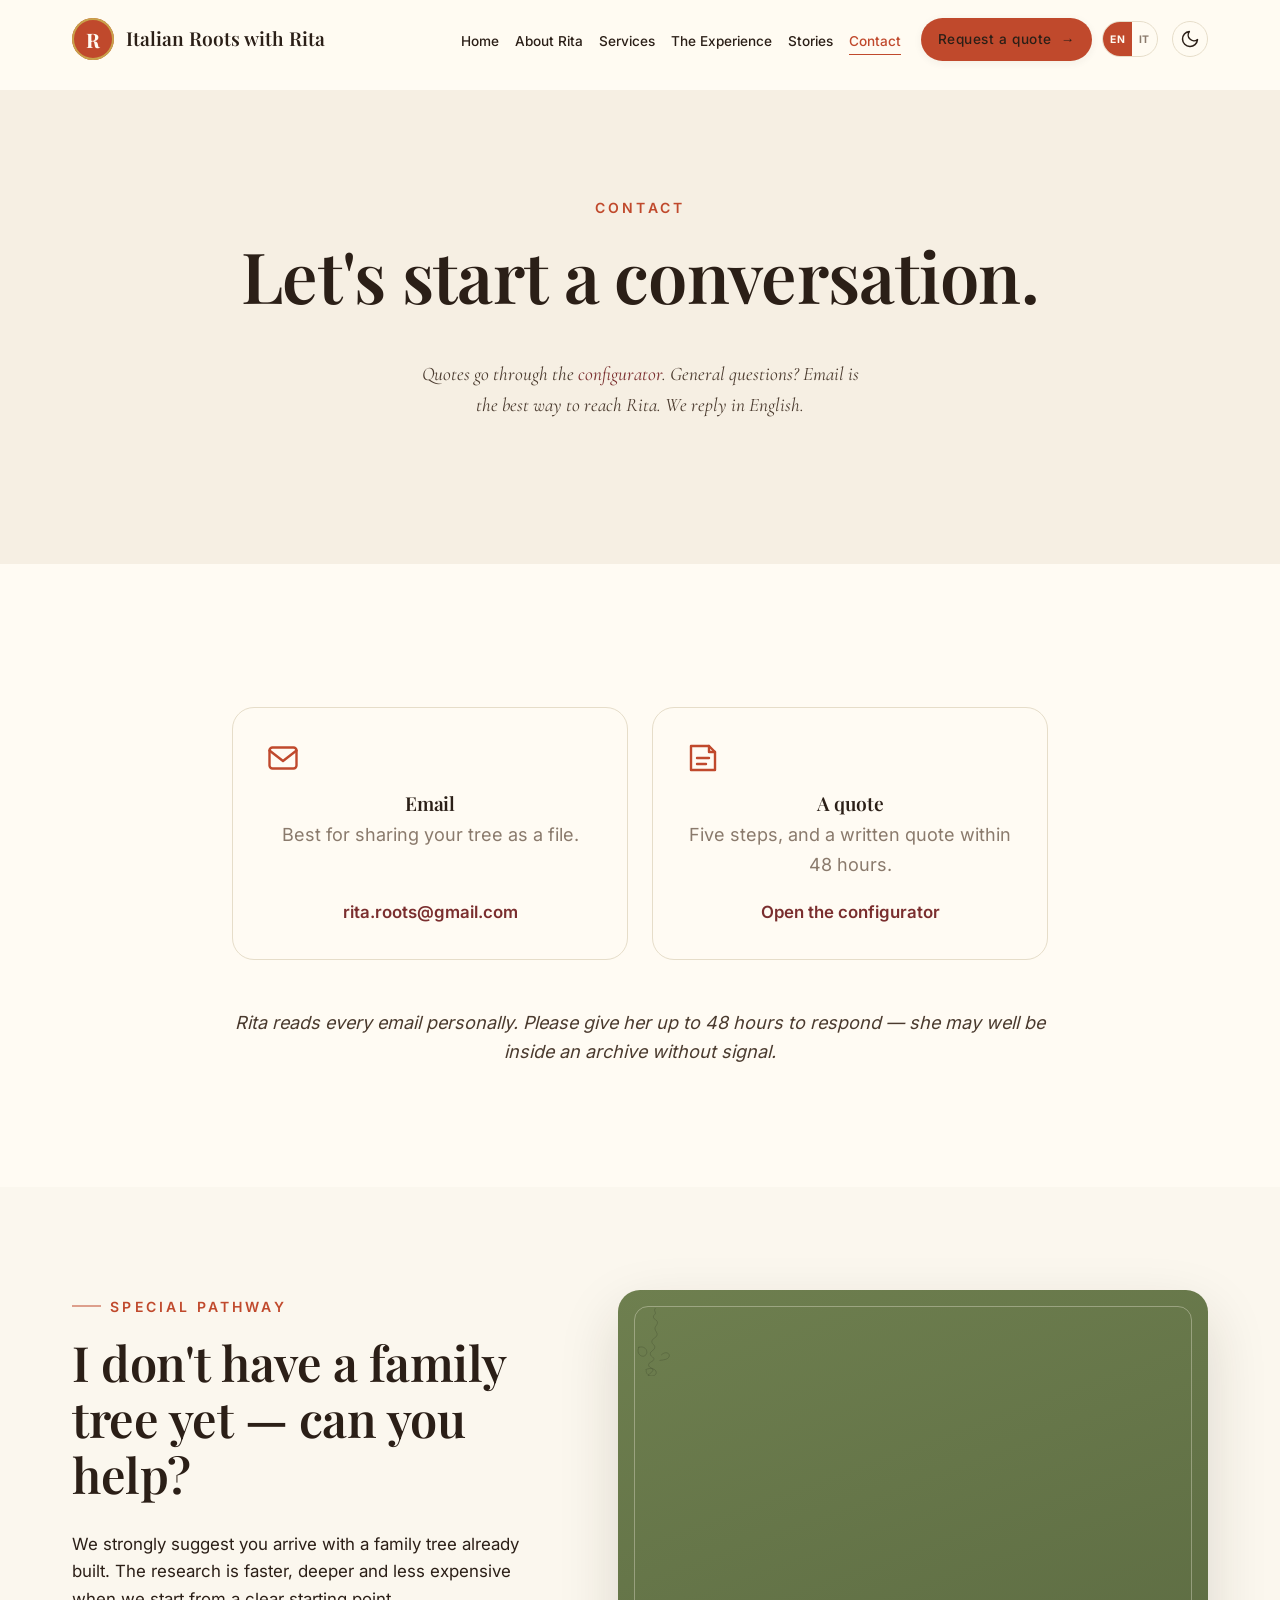
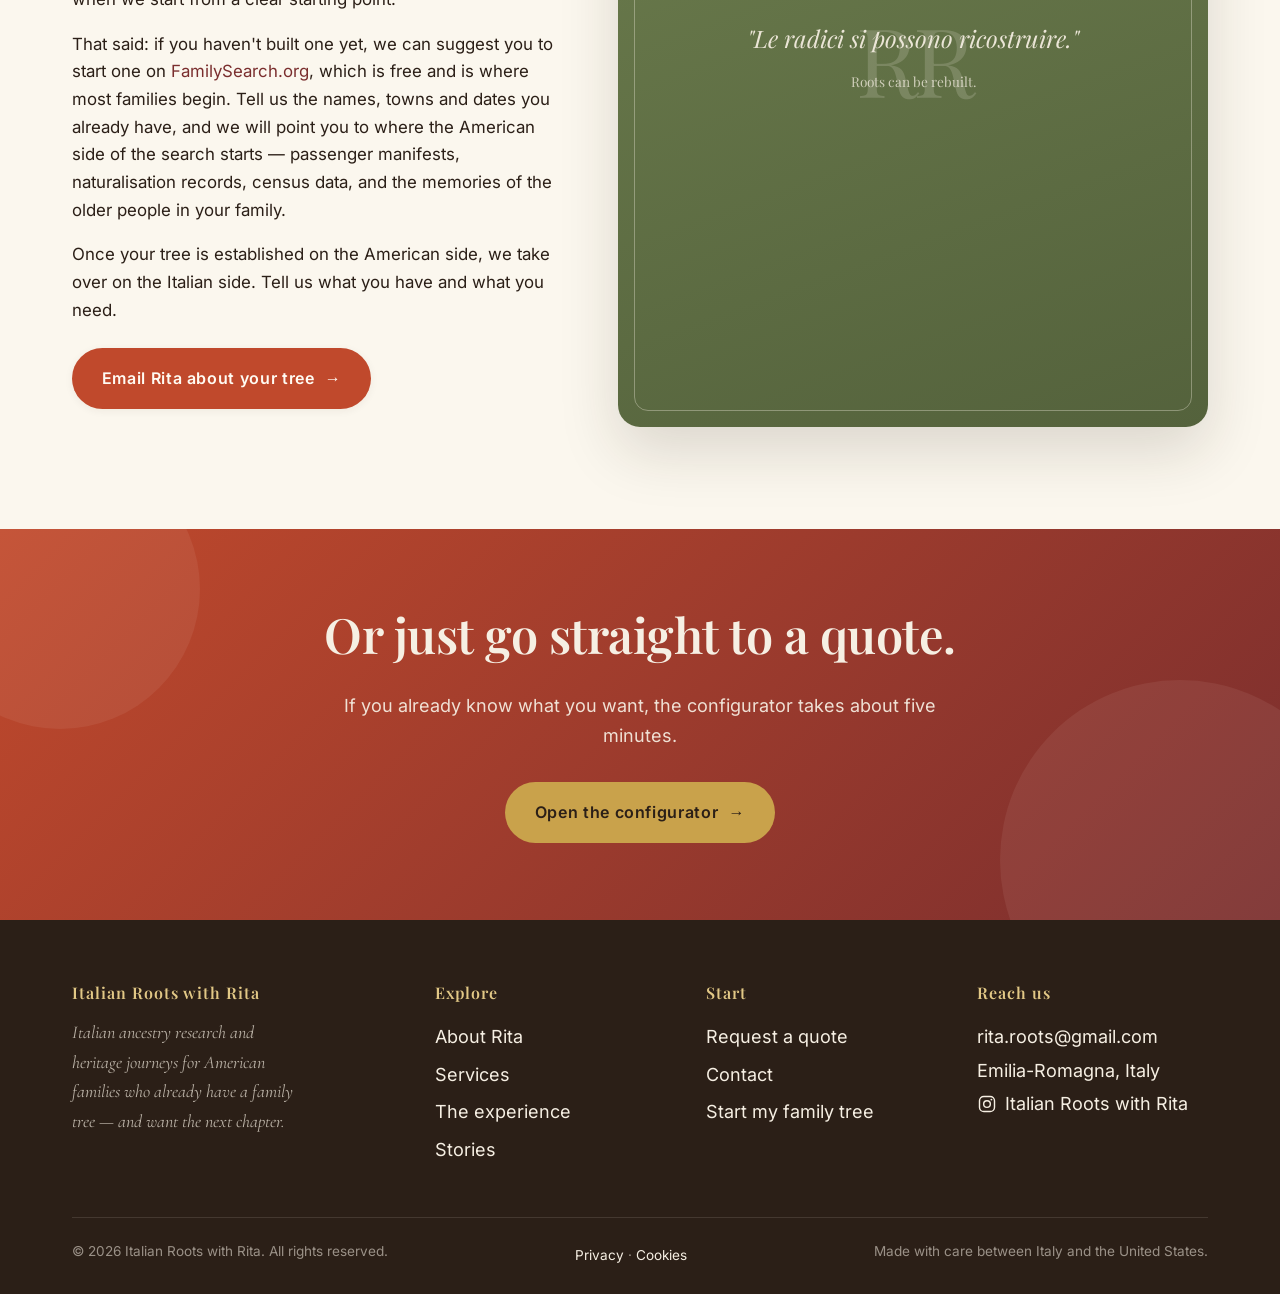
<file: contact.html>
<!DOCTYPE html>
<html lang="en">
<head>
  <meta charset="UTF-8" />
  <meta name="viewport" content="width=device-width, initial-scale=1.0" />
  <meta name="color-scheme" content="light dark" />
  <script>
    (function(){
      function apply(){
        try{
          if(localStorage.getItem("rr_theme")==="dark"){
            document.documentElement.setAttribute("data-theme","dark");
          }else{
            document.documentElement.removeAttribute("data-theme");
          }
        }catch(e){}
      }
      apply();
      window.addEventListener("pageshow", function(e){ if(e.persisted) apply(); });
      /* Le animazioni di ingresso (.reveal) partono da opacity:0 e vengono
         accese da main.js. Se lo script non arriva — rete lenta sul cellulare,
         blocco degli script, errore JS — senza questa classe foto e testi
         resterebbero invisibili per sempre. Il CSS nasconde .reveal solo
         quando trova html.js, quindi senza JS la pagina si vede tutta. */
      document.documentElement.className += " js";
    })();
  </script>
  <title>Contact — Italian Roots with Rita</title>
  <meta name="description" content="Get in touch with Rita Roncassaglia by email. Special pathway for visitors who still need to build a family tree." />
  <link rel="icon" href="assets/img/favicon.svg" type="image/svg+xml" />
  <link rel="apple-touch-icon" href="assets/img/favicon.svg" />
  <meta property="og:type" content="website" />
  <meta property="og:title" content="Contact — Italian Roots with Rita" />
  <meta property="og:description" content="Get in touch with Rita Roncassaglia by email. Special pathway for visitors who still need to build a family tree." />
  <meta property="og:image" content="https://rikybasket33.github.io/sito-rita/assets/img/og-card.png" />
  <meta property="og:locale" content="en_US" />
  <meta name="twitter:card" content="summary_large_image" />
  <meta name="twitter:title" content="Contact — Italian Roots with Rita" />
  <meta name="twitter:description" content="Get in touch with Rita Roncassaglia by email. Special pathway for visitors who still need to build a family tree." />
  <meta name="twitter:image" content="https://rikybasket33.github.io/sito-rita/assets/img/og-card.png" />

  <link rel="stylesheet" href="assets/css/fonts.css">
  <link rel="stylesheet" href="assets/css/main.css" />
  <link rel="stylesheet" href="assets/css/responsive.css" />
  <style>
    .contact-grid {
      display: grid;
      grid-template-columns: repeat(auto-fit, minmax(230px, 1fr));
      gap: 1.5rem;
      margin-top: 2.5rem;
    }
    .contact-card {
      background: var(--c-ivory);
      border: 1px solid var(--c-line);
      border-radius: var(--radius-l);
      padding: 2rem;
      text-align: center;
      display: flex;
      flex-direction: column;
      transition: transform var(--t-med) var(--ease), box-shadow var(--t-med) var(--ease);
    }
    /* i tre inviti all'azione restano sulla stessa riga anche se il testo sopra
       e' piu' corto o piu' lungo */
    .contact-card a { margin-top: auto; }
    .contact-card:hover { transform: translateY(-4px); box-shadow: var(--shadow-m); }
    .contact-card svg { color: var(--c-terracotta); margin-bottom: 1rem; }
    .contact-card h3 { font-size: 1.2rem; margin-bottom: 0.4rem; }
    .contact-card a { font-weight: 600; font-size: 1.05rem; padding-top: 0.6rem; }
  </style>
</head>
<body>

  <a class="skip-link" href="#main">Skip to content</a>

  <header class="nav">
    <div class="container nav__inner">
      <a href="index.html" class="brand">
        <span class="brand__mark">R</span>
        <span>
          <span class="brand__name" data-biz="name">Italian Roots with Rita</span>
          <span class="brand__tagline" data-biz="tagline">Italian Ancestry & Heritage Journeys</span>
        </span>
      </a>
      <nav class="nav__group">
        <ul class="nav__links">
          <li><a href="index.html">Home</a></li>
          <li><a href="about.html">About Rita</a></li>
          <li><a href="services.html">Services</a></li>
          <li><a href="experience.html">The Experience</a></li>
          <li><a href="testimonials.html">Stories</a></li>
          <li><a href="contact.html">Contact</a></li>
          <li class="nav__cta"><a class="btn btn--primary" href="quote.html"><span>Request a quote</span> <span class="arrow">→</span></a></li>
        </ul>
        <div class="lang-switch" role="group" aria-label="Language / Lingua">
          <button class="lang-switch__btn is-active" type="button" data-lang="en" aria-pressed="true">EN</button>
          <button class="lang-switch__btn" type="button" data-lang="it" aria-pressed="false">IT</button>
        </div>
        <button class="theme-toggle" type="button" aria-label="Switch to dark mode" aria-pressed="false">
          <svg class="icon-moon" viewBox="0 0 24 24" fill="none" stroke="currentColor" stroke-width="1.8" stroke-linecap="round" stroke-linejoin="round" aria-hidden="true">
            <path d="M21 12.79A9 9 0 1 1 11.21 3 7 7 0 0 0 21 12.79z"/>
          </svg>
          <svg class="icon-sun" viewBox="0 0 24 24" fill="none" stroke="currentColor" stroke-width="1.8" stroke-linecap="round" stroke-linejoin="round" aria-hidden="true">
            <circle cx="12" cy="12" r="4"/>
            <path d="M12 2v2M12 20v2M4.93 4.93l1.41 1.41M17.66 17.66l1.41 1.41M2 12h2M20 12h2M4.93 19.07l1.41-1.41M17.66 6.34l1.41-1.41"/>
          </svg>
        </button>
        <button class="nav__toggle" aria-label="Menu" aria-expanded="false">
          <span></span><span></span><span></span>
        </button>
      </nav>
    </div>
  </header>

  <main class="page" id="main">

    <!-- ===================== HEADER ===================== -->
    <section class="section section--cream-deep">
      <div class="container container--narrow" style="text-align:center;">
        <span class="eyebrow eyebrow--center reveal">Contact</span>
        <h1 class="reveal">Let's start a conversation.</h1>
        <p class="section-subtitle reveal" style="margin-left:auto; margin-right:auto;">
          Quotes go through the <a href="quote.html">configurator</a>. General questions?
          Email is the best way to reach Rita. We reply in English.
        </p>
      </div>
    </section>

    <!-- ===================== CONTACT METHODS ===================== -->
    <section class="section" id="contact-methods">
      <div class="container container--narrow">
        <div class="contact-grid">

          <div class="contact-card reveal">
            <svg width="36" height="36" viewBox="0 0 24 24" fill="none" stroke="currentColor" stroke-width="1.6" stroke-linecap="round" stroke-linejoin="round">
              <rect x="3" y="5" width="18" height="14" rx="2"/><path d="M3 7l9 7 9-7"/>
            </svg>
            <h3>Email</h3>
            <p style="color: var(--c-muted); margin-bottom: 0.6rem;">Best for sharing your tree as a file.</p>
            <a href="#" data-biz="email">info@example.com</a>
          </div>

          <div class="contact-card reveal" data-delay="80">
            <svg width="36" height="36" viewBox="0 0 24 24" fill="none" stroke="currentColor" stroke-width="1.6" stroke-linecap="round" stroke-linejoin="round">
              <path d="M4 4h12l4 4v12H4z"/><path d="M16 4v4h4"/><path d="M8 12h8M8 16h6"/>
            </svg>
            <h3>A quote</h3>
            <p style="color: var(--c-muted); margin-bottom: 0.6rem;">Five steps, and a written quote within 48 hours.</p>
            <a href="quote.html">Open the configurator</a>
          </div>

        </div>

        <p style="text-align:center; margin-top: 3rem; color: var(--c-ink-soft); font-style: italic;" class="reveal">
          Rita reads every email personally. Please give her up to 48 hours to respond — she may well be inside an archive without signal.
        </p>
      </div>
    </section>

    <!-- ===================== TREE-BUILDING PATHWAY ===================== -->
    <section class="section section--cream" id="tree">
      <div class="container">
        <div class="profile">
          <div class="profile__body reveal reveal--left">
            <span class="eyebrow">Special pathway</span>
            <h2>I don't have a family tree yet — can you help?</h2>
            <p>
              We strongly suggest you arrive with a family tree already built. The research is faster, deeper and less expensive
              when we start from a clear starting point.
            </p>
            <p>
              That said: if you haven't built one yet, we can suggest you to start one on
              <a href="https://www.familysearch.org" target="_blank" rel="noopener">FamilySearch.org</a>, which is free
              and is where most families begin. Tell us the names, towns and dates you already have, and we will point
              you to where the American side of the search starts — passenger manifests, naturalisation records,
              census data, and the memories of the older people in your family.
            </p>
            <p>
              Once your tree is established on the American side, we take over on the Italian side.
              Tell us what you have and what you need.
            </p>
            <p style="margin-top: 1.5rem;">
              <a href="mailto:?subject=Help me start my family tree" data-biz-email-href class="btn btn--primary">Email Rita about your tree <span class="arrow">→</span></a>
            </p>
          </div>
          <div class="profile__media reveal reveal--right" style="background: linear-gradient(160deg, var(--c-olive) 0%, var(--c-olive-deep) 100%);">
            <div class="frame-ornament"></div>
            <object class="ornament" style="position:absolute; top:14px; left:14px; width:48px; color: var(--c-gold-soft);" data="assets/img/italy-map.svg" type="image/svg+xml" aria-hidden="true"></object>
            <div style="position:absolute; inset:0; display:grid; place-items:center; color: rgba(246,239,227,0.92); font-family: var(--f-display); font-size: 1.5rem; padding: 2rem; text-align:center;">
              <span><em>"Le radici si possono ricostruire."</em><br><span style="font-size: 0.85rem; font-style: normal; opacity: 0.8;">Roots can be rebuilt.</span></span>
            </div>
          </div>
        </div>
      </div>
    </section>

    <!-- CTA -->
    <section class="cta-strip">
      <div class="container">
        <h2 class="reveal">Or just go straight to a quote.</h2>
        <p class="reveal">If you already know what you want, the configurator takes about five minutes.</p>
        <a href="quote.html" class="btn btn--gold reveal">Open the configurator <span class="arrow">→</span></a>
      </div>
    </section>

  </main>

  <footer class="footer">
    <div class="container">
      <div class="footer__grid">
        <div class="footer__brand">
          <h4 data-biz="name">Italian Roots with Rita</h4>
          <p>Italian ancestry research and heritage journeys for American families who already have a family tree — and want the next chapter.</p>
        </div>
        <div><h4>Explore</h4><ul>
          <li><a href="about.html">About Rita</a></li>
          <li><a href="services.html">Services</a></li>
          <li><a href="experience.html">The experience</a></li>
          <li><a href="testimonials.html">Stories</a></li>
        </ul></div>
        <div><h4>Start</h4><ul>
          <li><a href="quote.html">Request a quote</a></li>
          <li><a href="contact.html">Contact</a></li>
          <li><a href="contact.html#tree">Start my family tree</a></li>
        </ul></div>
        <div><h4>Reach us</h4><ul>
          <li><a href="#" data-biz="email">info@example.com</a></li>
          <li><span data-biz="location">Emilia-Romagna, Italy</span></li>
          <li><a class="footer__ig" data-biz="instagram" href="https://www.instagram.com/" target="_blank" rel="noopener me" aria-label="Italian Roots with Rita on Instagram"><svg viewBox="0 0 24 24" fill="none" stroke="currentColor" stroke-width="1.7" stroke-linecap="round" stroke-linejoin="round" aria-hidden="true"><rect x="3" y="3" width="18" height="18" rx="5.2"/><circle cx="12" cy="12" r="4"/><circle cx="17.3" cy="6.7" r="1.15" fill="currentColor" stroke="none"/></svg><span>Italian Roots with Rita</span></a></li>
        </ul></div>
      </div>
      <div class="footer__bottom">
        <span>© <span data-biz="year">2026</span> Italian Roots with Rita. <span>All rights reserved.</span></span>
        <span><a href="privacy.html">Privacy</a> &middot; <a href="cookies.html">Cookies</a></span>
        <span>Made with care between Italy and the United States.</span>
      </div>
    </div>
  </footer>

  <script src="assets/js/config.js"></script>
  <script src="assets/js/main.js"></script>
  <script src="assets/js/i18n-it.js"></script>
  <script src="assets/js/i18n.js"></script>
</body>
</html>
</file>
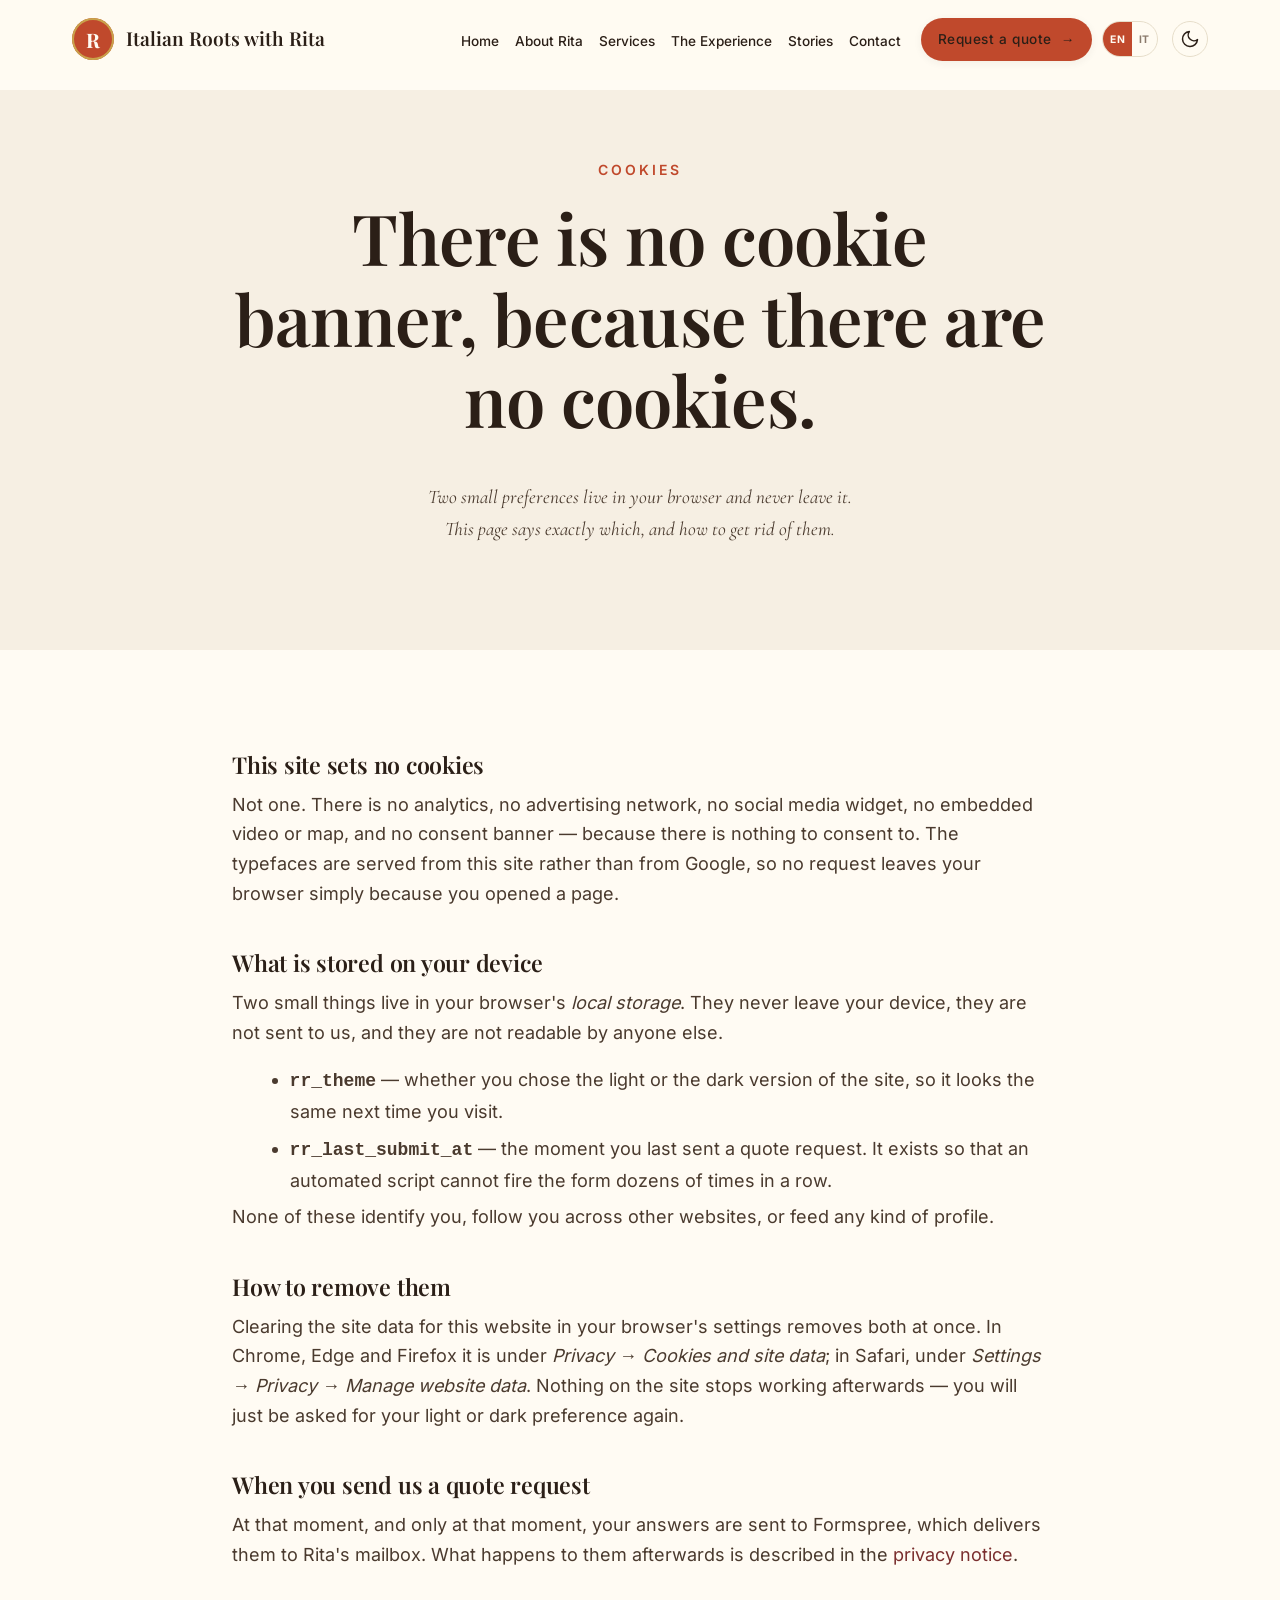
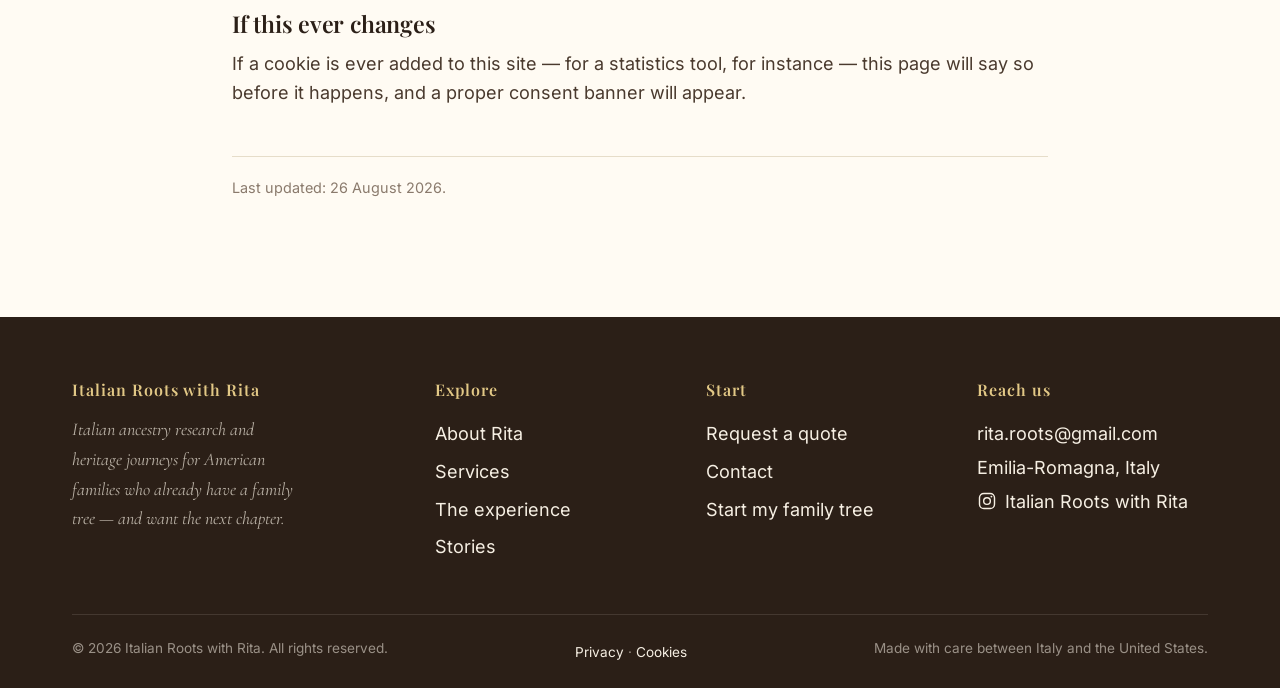
<file: cookies.html>
<!DOCTYPE html>
<html lang="en">
<head>
  <meta charset="UTF-8" />
  <meta name="viewport" content="width=device-width, initial-scale=1.0" />
  <meta name="color-scheme" content="light dark" />
  <script>
    (function(){
      function apply(){
        try{
          if(localStorage.getItem("rr_theme")==="dark"){
            document.documentElement.setAttribute("data-theme","dark");
          }else{
            document.documentElement.removeAttribute("data-theme");
          }
        }catch(e){}
      }
      apply();
      window.addEventListener("pageshow", function(e){ if(e.persisted) apply(); });
      /* Le animazioni di ingresso (.reveal) partono da opacity:0 e vengono
         accese da main.js. Se lo script non arriva — rete lenta sul cellulare,
         blocco degli script, errore JS — senza questa classe foto e testi
         resterebbero invisibili per sempre. Il CSS nasconde .reveal solo
         quando trova html.js, quindi senza JS la pagina si vede tutta. */
      document.documentElement.className += " js";
    })();
  </script>
  <title>Cookies — Italian Roots with Rita</title>
  <meta name="description" content="This site sets no cookies. Here is the short list of what your browser stores locally, and how to clear it." />
  <link rel="icon" href="assets/img/favicon.svg" type="image/svg+xml" />
  <link rel="apple-touch-icon" href="assets/img/favicon.svg" />
  <meta property="og:type" content="website" />
  <meta property="og:title" content="Cookies — Italian Roots with Rita" />
  <meta property="og:description" content="This site sets no cookies. Here is the short list of what your browser stores locally, and how to clear it." />
  <meta property="og:image" content="https://rikybasket33.github.io/sito-rita/assets/img/og-card.png" />
  <meta property="og:locale" content="en_US" />
  <meta name="twitter:card" content="summary_large_image" />
  <meta name="twitter:title" content="Cookies — Italian Roots with Rita" />
  <meta name="twitter:description" content="This site sets no cookies. Here is the short list of what your browser stores locally, and how to clear it." />
  <meta name="twitter:image" content="https://rikybasket33.github.io/sito-rita/assets/img/og-card.png" />

  <link rel="stylesheet" href="assets/css/fonts.css">
  <link rel="stylesheet" href="assets/css/main.css" />
  <link rel="stylesheet" href="assets/css/responsive.css" />
  <style>
    .legal h2 {
      font-size: 1.45rem;
      margin: 2.6rem 0 0.7rem;
    }
    .legal h2:first-of-type { margin-top: 0; }
    .legal p, .legal li { color: var(--c-ink-soft); }
    .legal ul { margin: 0.6rem 0 0 1.1rem; }
    .legal li { margin-bottom: 0.45rem; }
    .legal .updated {
      margin-top: 3rem;
      padding-top: 1.2rem;
      border-top: 1px solid var(--c-line);
      font-size: 0.9rem;
      color: var(--c-muted);
    }
  </style>
</head>
<body>

  <a class="skip-link" href="#main">Skip to content</a>

  <header class="nav">
    <div class="container nav__inner">
      <a href="index.html" class="brand">
        <span class="brand__mark">R</span>
        <span>
          <span class="brand__name" data-biz="name">Italian Roots with Rita</span>
          <span class="brand__tagline" data-biz="tagline">Italian Ancestry & Heritage Journeys</span>
        </span>
      </a>
      <nav class="nav__group">
        <ul class="nav__links">
          <li><a href="index.html">Home</a></li>
          <li><a href="about.html">About Rita</a></li>
          <li><a href="services.html">Services</a></li>
          <li><a href="experience.html">The Experience</a></li>
          <li><a href="testimonials.html">Stories</a></li>
          <li><a href="contact.html">Contact</a></li>
          <li class="nav__cta"><a class="btn btn--primary" href="quote.html"><span>Request a quote</span> <span class="arrow">→</span></a></li>
        </ul>
        <div class="lang-switch" role="group" aria-label="Language / Lingua">
          <button class="lang-switch__btn is-active" type="button" data-lang="en" aria-pressed="true">EN</button>
          <button class="lang-switch__btn" type="button" data-lang="it" aria-pressed="false">IT</button>
        </div>
        <button class="theme-toggle" type="button" aria-label="Switch to dark mode" aria-pressed="false">
          <svg class="icon-moon" viewBox="0 0 24 24" fill="none" stroke="currentColor" stroke-width="1.8" stroke-linecap="round" stroke-linejoin="round" aria-hidden="true">
            <path d="M21 12.79A9 9 0 1 1 11.21 3 7 7 0 0 0 21 12.79z"/>
          </svg>
          <svg class="icon-sun" viewBox="0 0 24 24" fill="none" stroke="currentColor" stroke-width="1.8" stroke-linecap="round" stroke-linejoin="round" aria-hidden="true">
            <circle cx="12" cy="12" r="4"/>
            <path d="M12 2v2M12 20v2M4.93 4.93l1.41 1.41M17.66 17.66l1.41 1.41M2 12h2M20 12h2M4.93 19.07l1.41-1.41M17.66 6.34l1.41-1.41"/>
          </svg>
        </button>
        <button class="nav__toggle" aria-label="Menu" aria-expanded="false">
          <span></span><span></span><span></span>
        </button>
      </nav>
    </div>
  </header>

  <main class="page" id="main">

    <section class="section section--tight section--cream-deep">
      <div class="container container--narrow" style="text-align:center;">
        <span class="eyebrow eyebrow--center reveal">Cookies</span>
        <h1 class="reveal">There is no cookie banner, because there are no cookies.</h1>
        <p class="section-subtitle reveal" style="margin-left:auto; margin-right:auto;">Two small preferences live in your browser and never leave it. This page says exactly which, and how to get rid of them.</p>
      </div>
    </section>

    <section class="section">
      <div class="container container--narrow legal">
        <h2>This site sets no cookies</h2>
        <p>
          Not one. There is no analytics, no advertising network, no social media widget, no embedded
          video or map, and no consent banner &mdash; because there is nothing to consent to.
          The typefaces are served from this site rather than from Google, so no request leaves your
          browser simply because you opened a page.
        </p>

        <h2>What is stored on your device</h2>
        <p>
          Two small things live in your browser's <em>local storage</em>. They never leave your device,
          they are not sent to us, and they are not readable by anyone else.
        </p>
        <ul>
          <li><strong><code>rr_theme</code></strong> &mdash; whether you chose the light or the dark version
              of the site, so it looks the same next time you visit.</li>
          <li><strong><code>rr_last_submit_at</code></strong> &mdash; the moment you last sent a quote request.
              It exists so that an automated script cannot fire the form dozens of times in a row.</li>
        </ul>
        <p>
          None of these identify you, follow you across other websites, or feed any kind of profile.
        </p>

        <h2>How to remove them</h2>
        <p>
          Clearing the site data for this website in your browser's settings removes both at once.
          In Chrome, Edge and Firefox it is under <em>Privacy &rarr; Cookies and site data</em>; in Safari,
          under <em>Settings &rarr; Privacy &rarr; Manage website data</em>. Nothing on the site stops working
          afterwards &mdash; you will just be asked for your light or dark preference again.
        </p>

        <h2>When you send us a quote request</h2>
        <p>
          At that moment, and only at that moment, your answers are sent to Formspree, which delivers them
          to Rita's mailbox. What happens to them afterwards is described in the
          <a href="privacy.html">privacy notice</a>.
        </p>

        <h2>If this ever changes</h2>
        <p>
          If a cookie is ever added to this site &mdash; for a statistics tool, for instance &mdash; this page
          will say so before it happens, and a proper consent banner will appear.
        </p>

        <p class="updated">Last updated: 26 August 2026.</p>
      </div>
    </section>

  </main>


  <footer class="footer">
    <div class="container">
      <div class="footer__grid">
        <div class="footer__brand">
          <h4 data-biz="name">Italian Roots with Rita</h4>
          <p>Italian ancestry research and heritage journeys for American families who already have a family tree — and want the next chapter.</p>
        </div>
        <div><h4>Explore</h4><ul>
          <li><a href="about.html">About Rita</a></li>
          <li><a href="services.html">Services</a></li>
          <li><a href="experience.html">The experience</a></li>
          <li><a href="testimonials.html">Stories</a></li>
        </ul></div>
        <div><h4>Start</h4><ul>
          <li><a href="quote.html">Request a quote</a></li>
          <li><a href="contact.html">Contact</a></li>
          <li><a href="contact.html#tree">Start my family tree</a></li>
        </ul></div>
        <div><h4>Reach us</h4><ul>
          <li><a href="#" data-biz="email">info@example.com</a></li>
          <li><span data-biz="location">Emilia-Romagna, Italy</span></li>
          <li><a class="footer__ig" data-biz="instagram" href="https://www.instagram.com/" target="_blank" rel="noopener me" aria-label="Italian Roots with Rita on Instagram"><svg viewBox="0 0 24 24" fill="none" stroke="currentColor" stroke-width="1.7" stroke-linecap="round" stroke-linejoin="round" aria-hidden="true"><rect x="3" y="3" width="18" height="18" rx="5.2"/><circle cx="12" cy="12" r="4"/><circle cx="17.3" cy="6.7" r="1.15" fill="currentColor" stroke="none"/></svg><span>Italian Roots with Rita</span></a></li>
        </ul></div>
      </div>
      <div class="footer__bottom">
        <span>© <span data-biz="year">2026</span> Italian Roots with Rita. <span>All rights reserved.</span></span>
        <span><a href="privacy.html">Privacy</a> &middot; <a href="cookies.html">Cookies</a></span>
        <span>Made with care between Italy and the United States.</span>
      </div>
    </div>
  </footer>

  <script src="assets/js/config.js"></script>
  <script src="assets/js/main.js"></script>
  <script src="assets/js/i18n-it.js"></script>
  <script src="assets/js/i18n.js"></script>
</body>
</html>
</file>
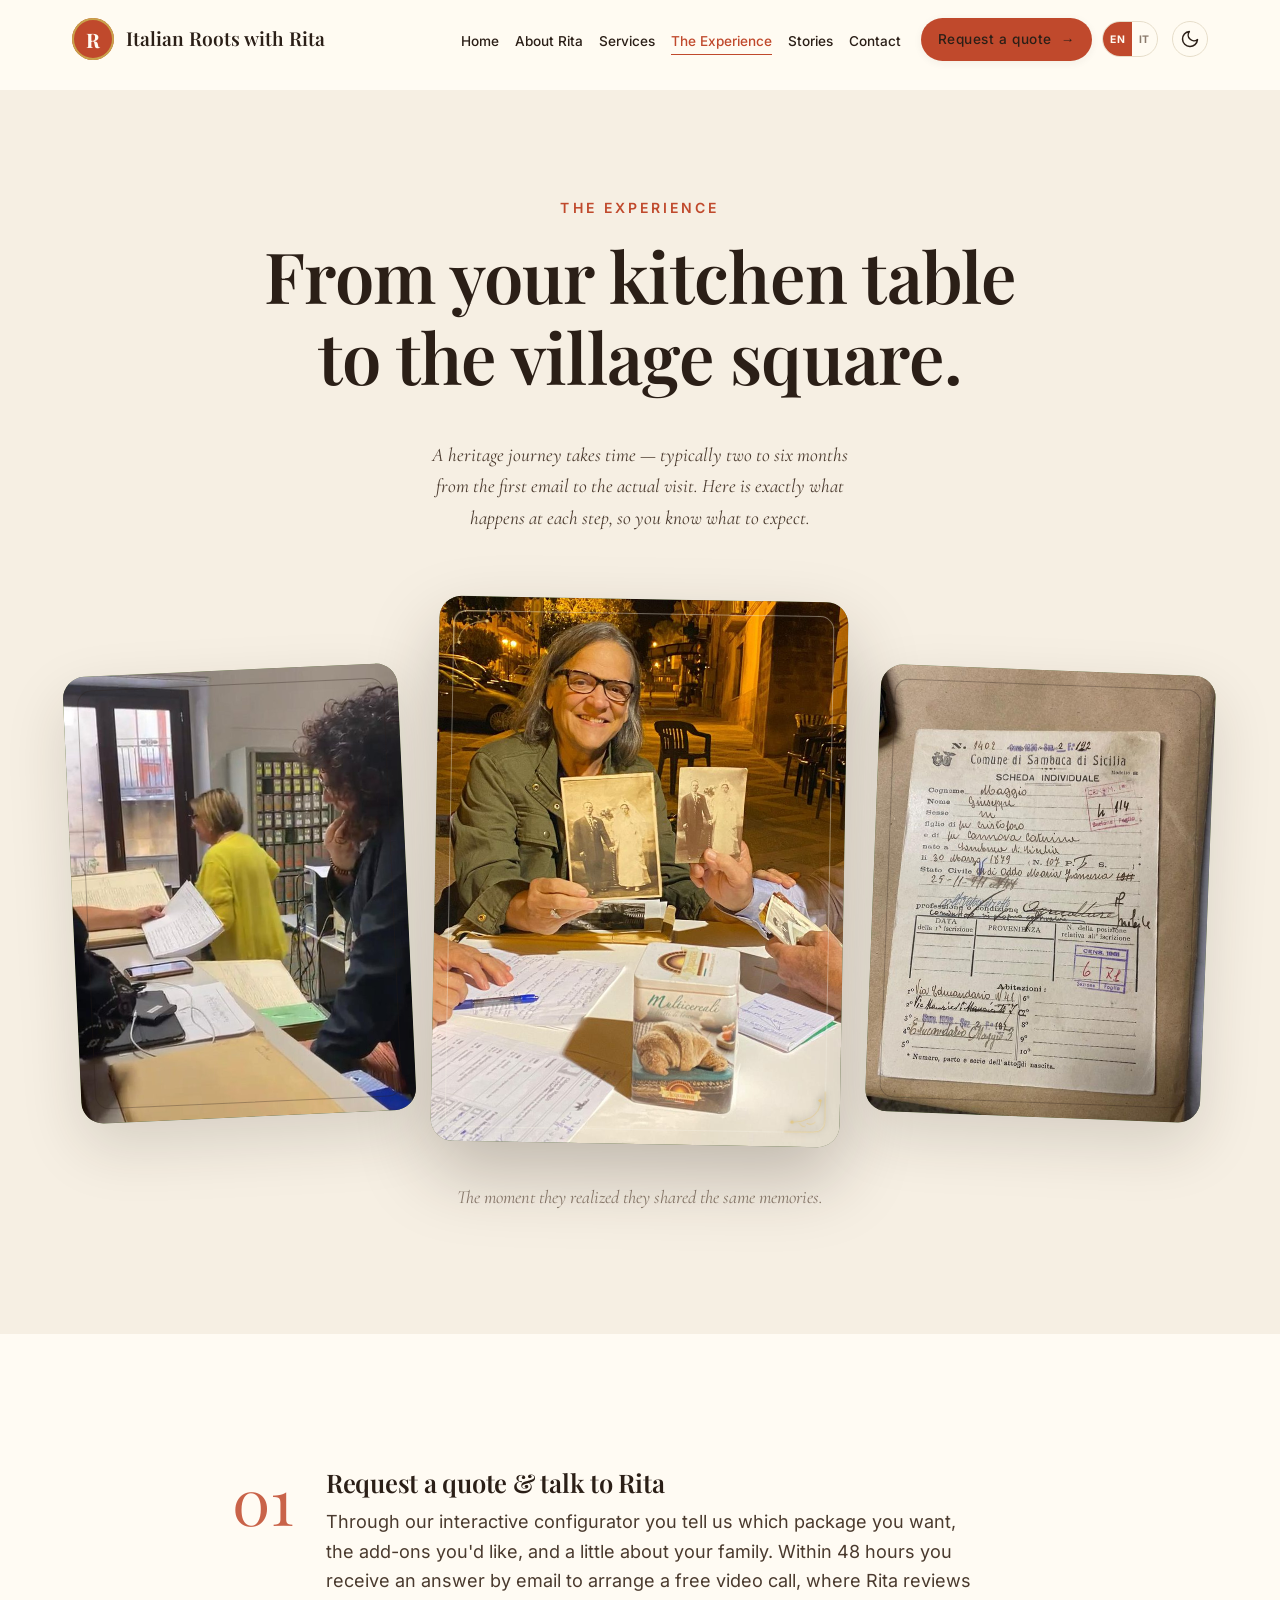
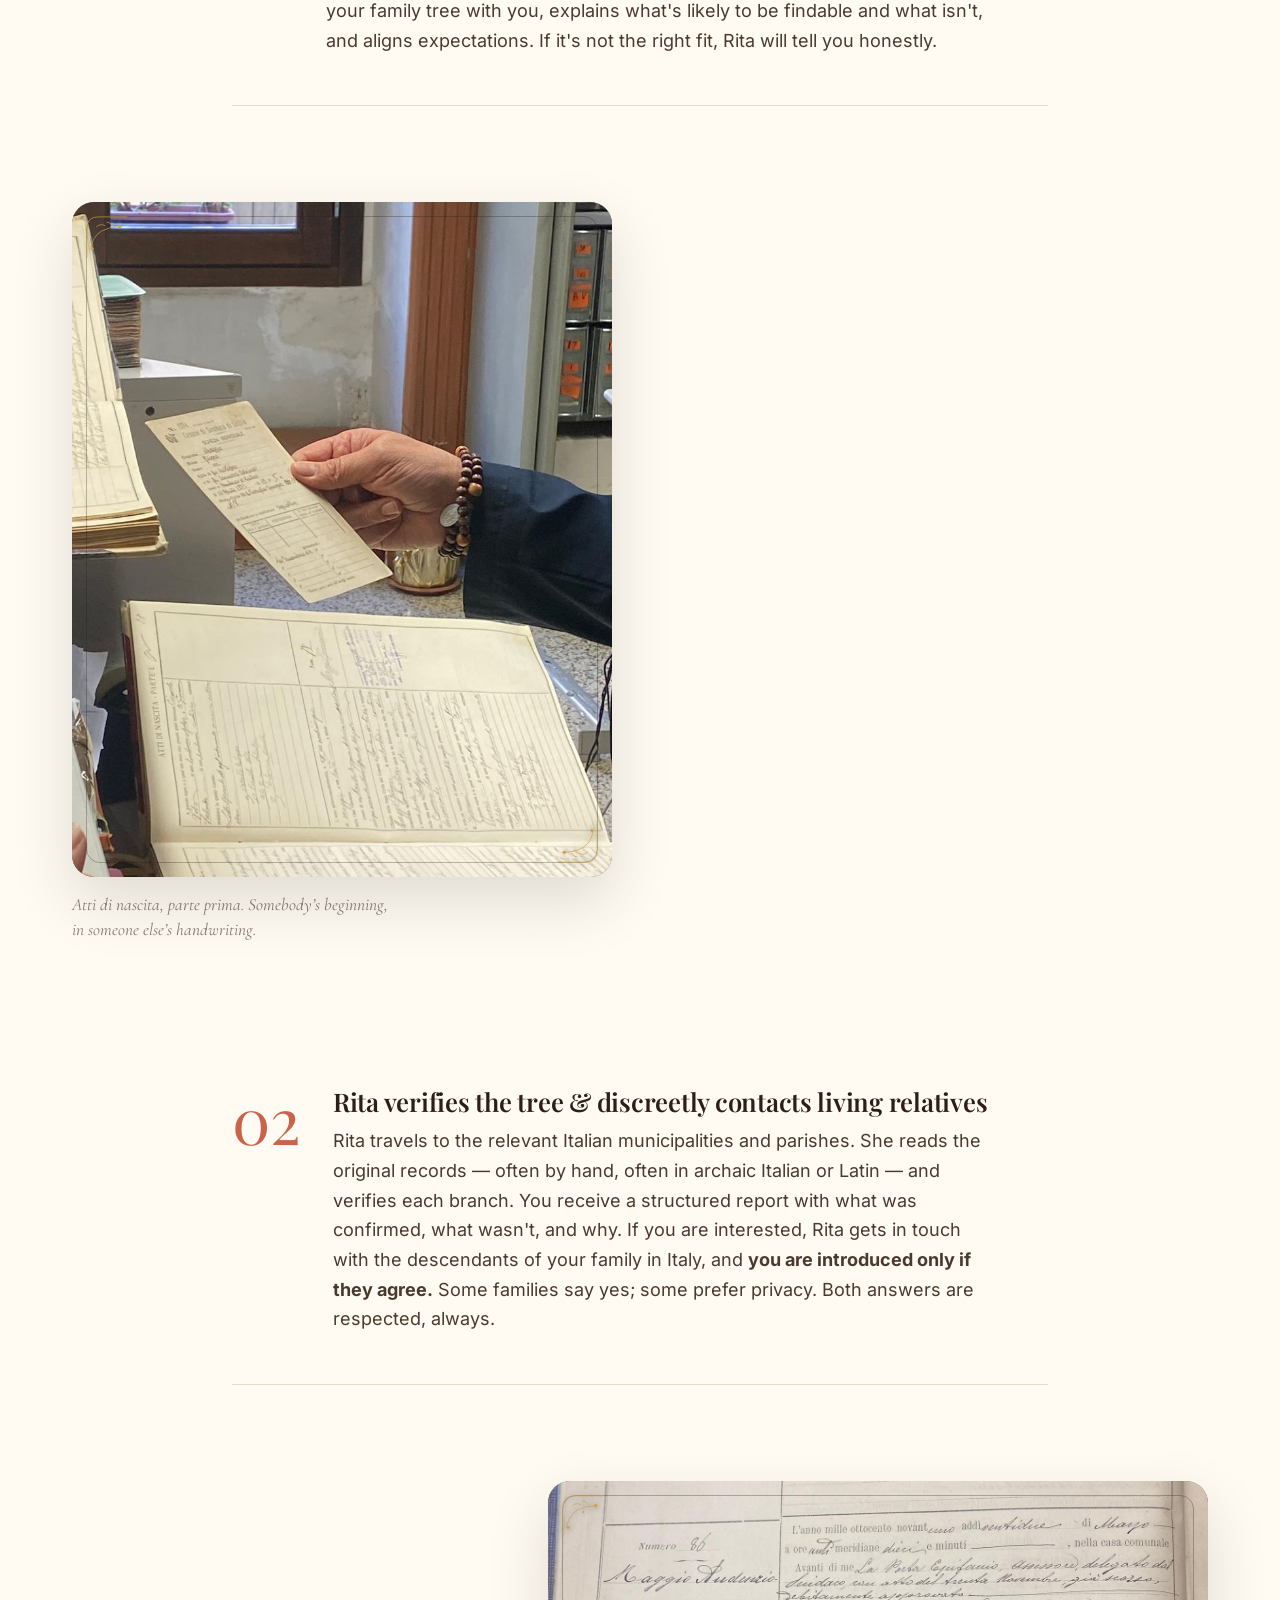
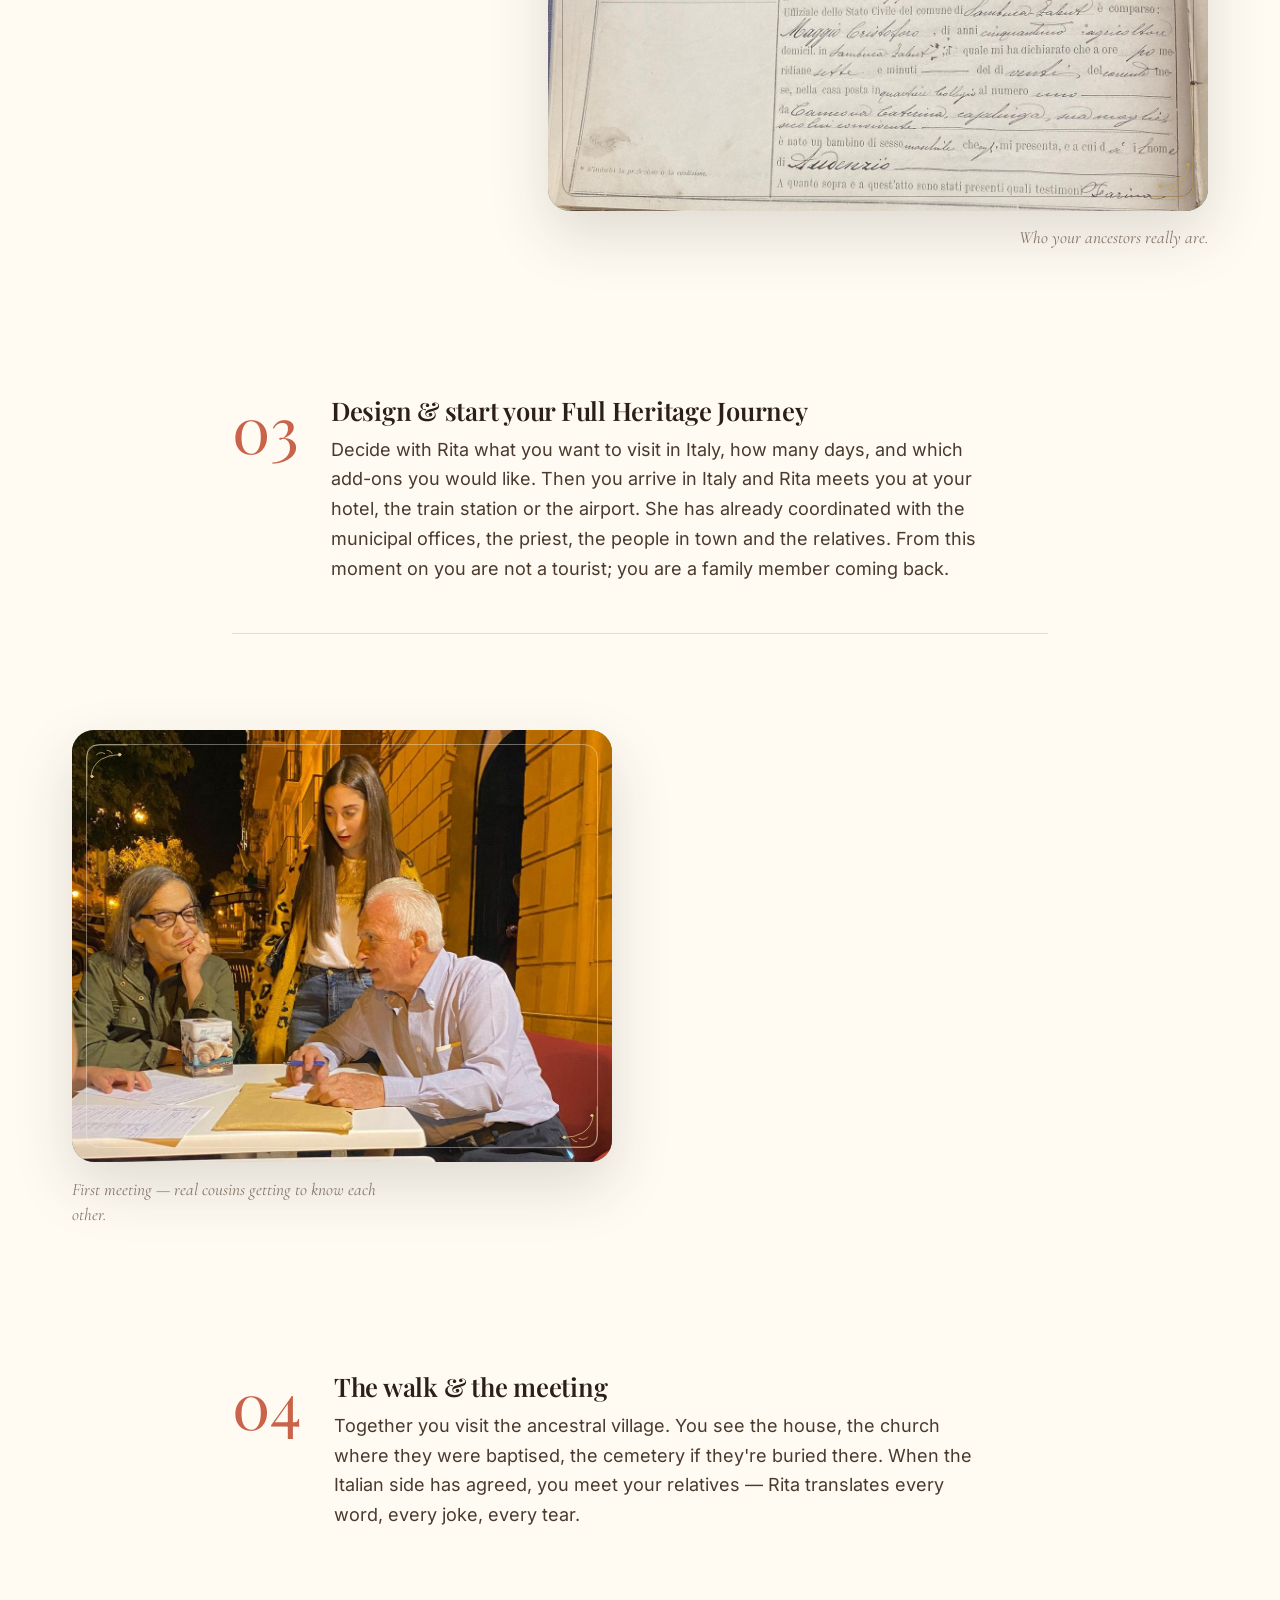
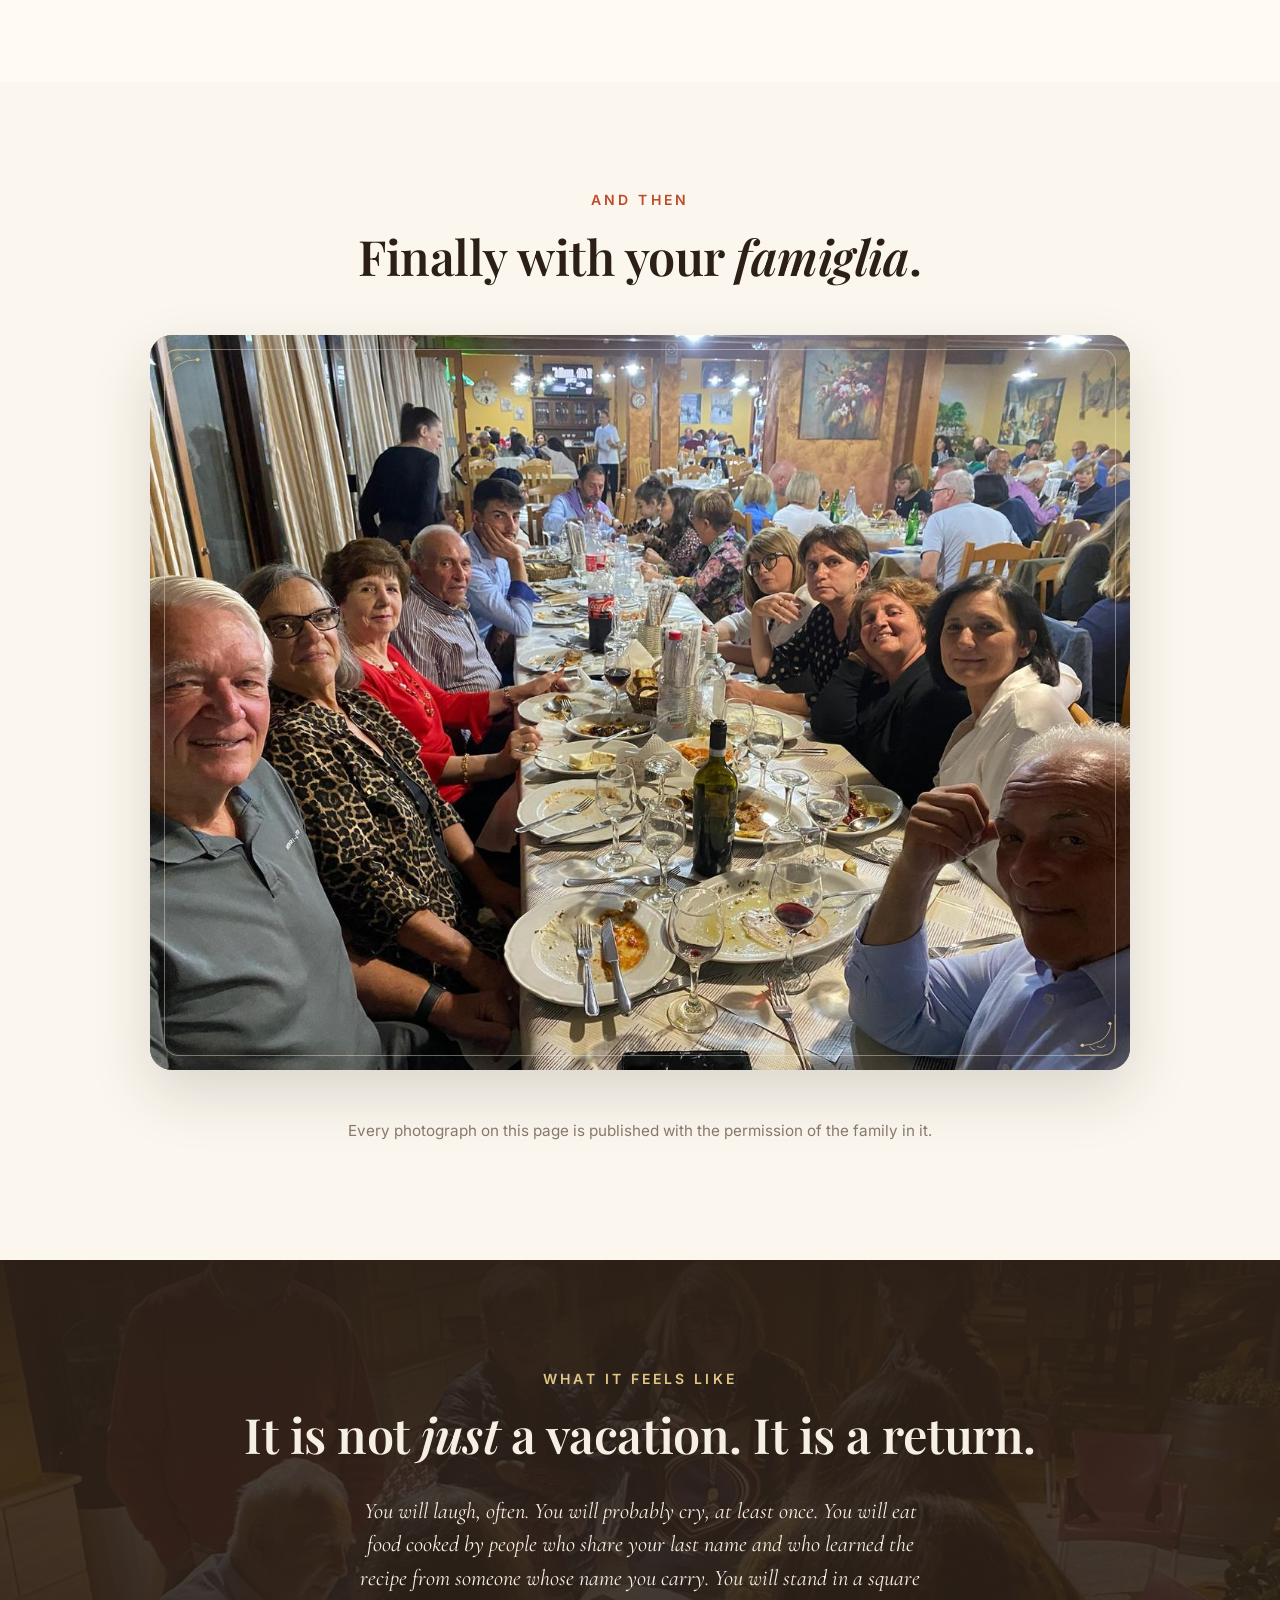
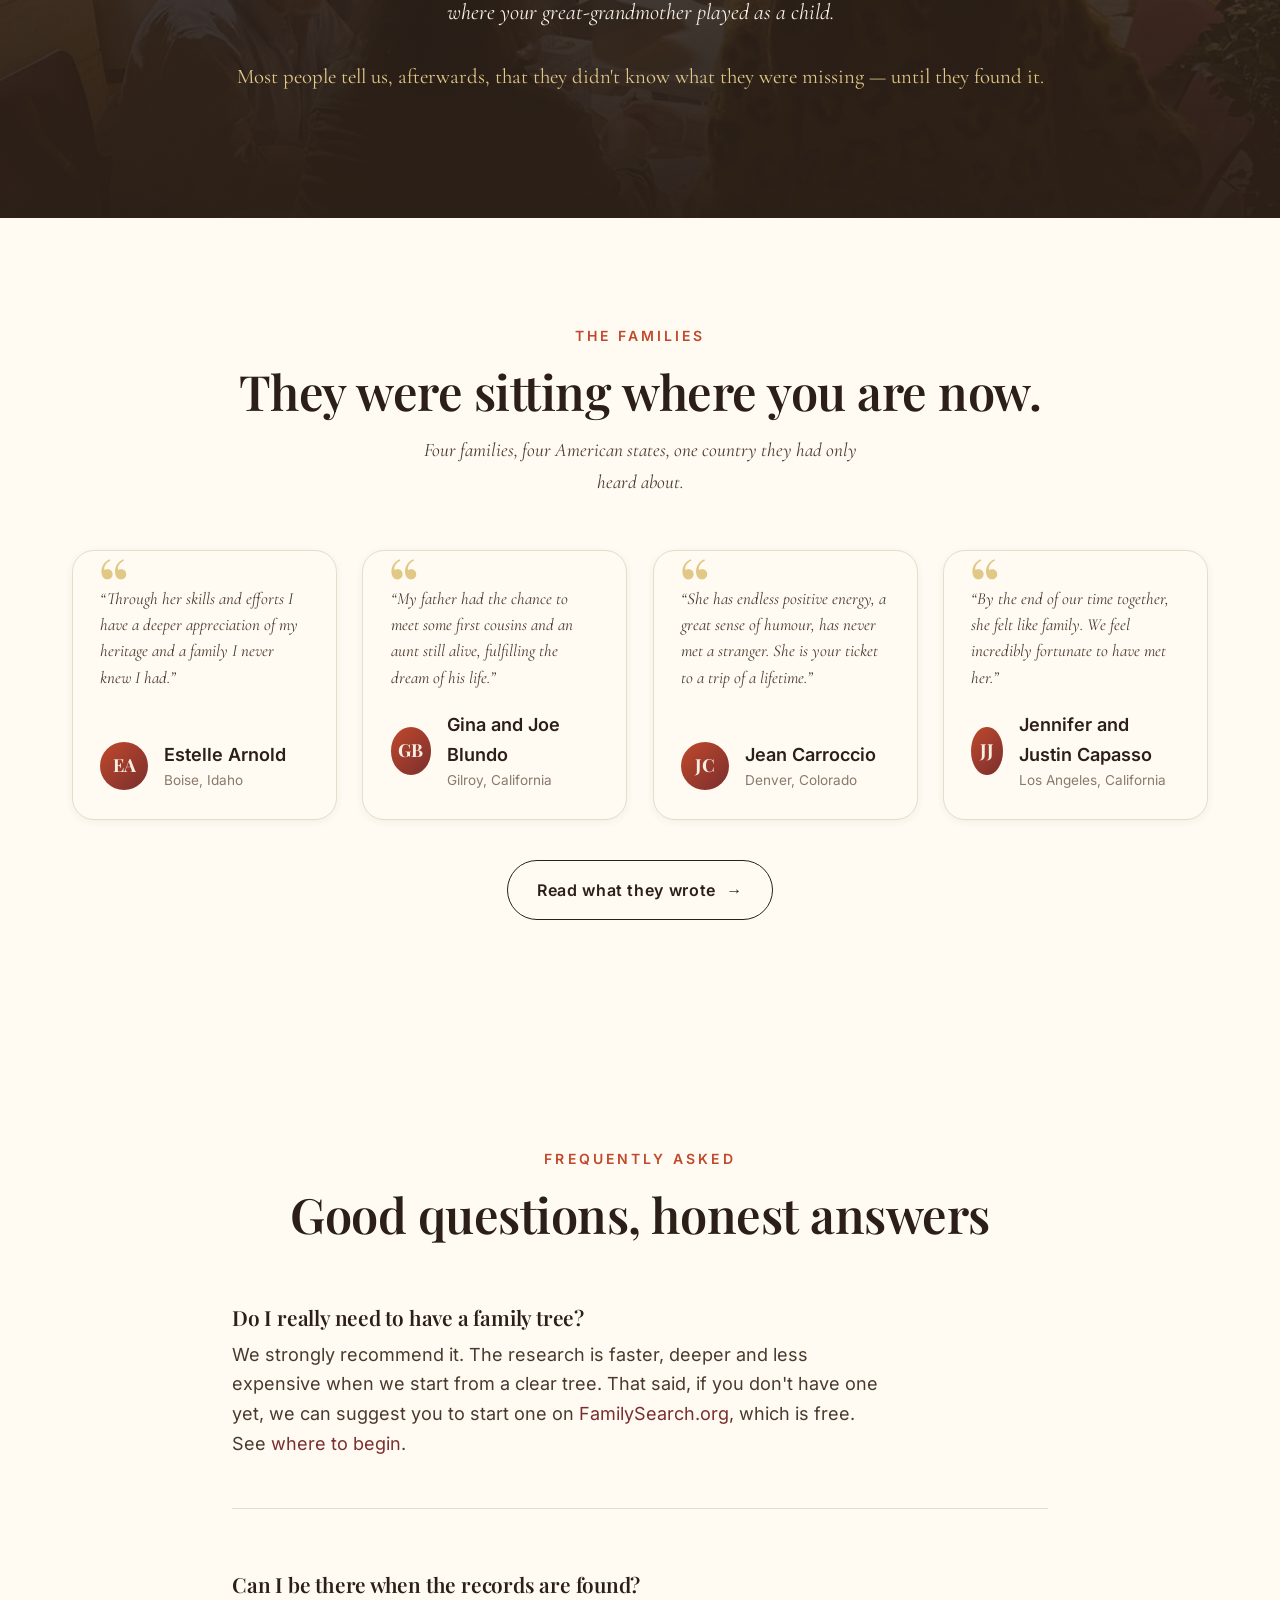
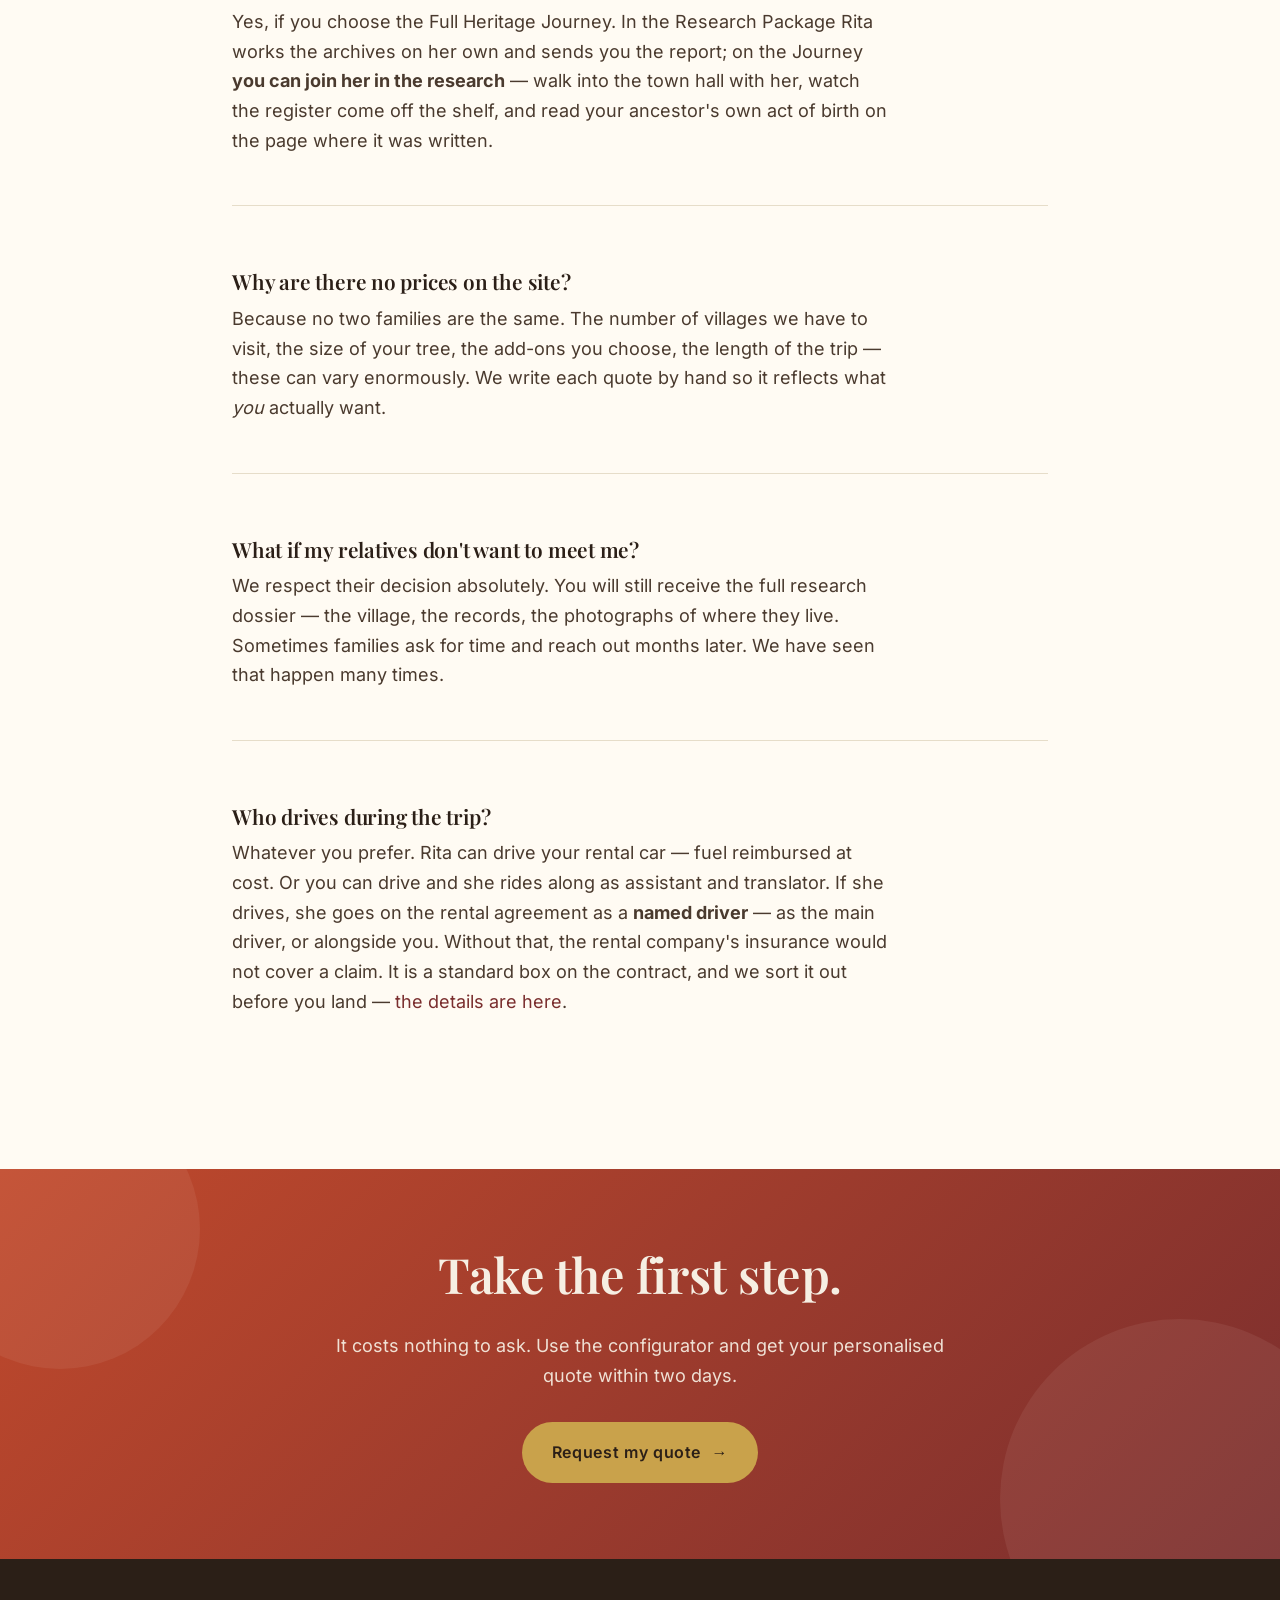
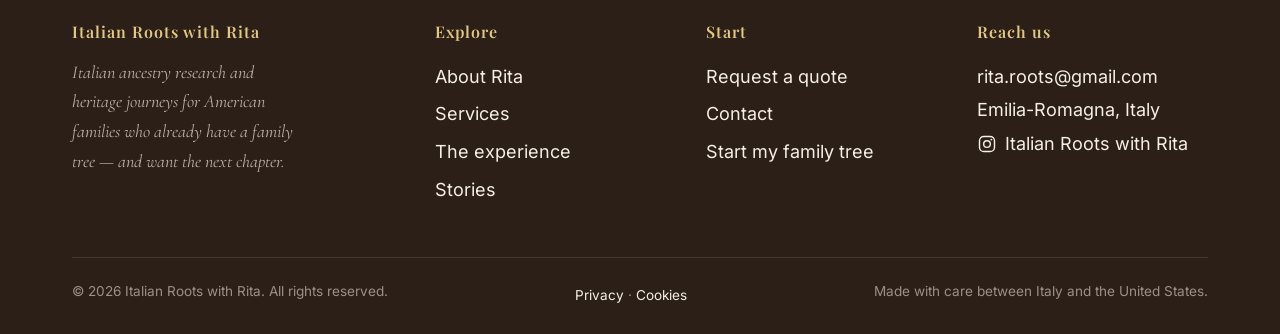
<file: experience.html>
<!DOCTYPE html>
<html lang="en">
<head>
  <meta charset="UTF-8" />
  <meta name="viewport" content="width=device-width, initial-scale=1.0" />
  <meta name="color-scheme" content="light dark" />
  <script>
    (function(){
      function apply(){
        try{
          if(localStorage.getItem("rr_theme")==="dark"){
            document.documentElement.setAttribute("data-theme","dark");
          }else{
            document.documentElement.removeAttribute("data-theme");
          }
        }catch(e){}
      }
      apply();
      window.addEventListener("pageshow", function(e){ if(e.persisted) apply(); });
      /* Le animazioni di ingresso (.reveal) partono da opacity:0 e vengono
         accese da main.js. Se lo script non arriva — rete lenta sul cellulare,
         blocco degli script, errore JS — senza questa classe foto e testi
         resterebbero invisibili per sempre. Il CSS nasconde .reveal solo
         quando trova html.js, quindi senza JS la pagina si vede tutta. */
      document.documentElement.className += " js";
    })();
  </script>
  <title>The Experience — How an Italian Heritage Journey Works</title>
  <meta name="description" content="From the first email to the moment you walk into your ancestral village: here is the step-by-step process of a heritage journey with Rita Roncassaglia." />
  <link rel="icon" href="assets/img/favicon.svg" type="image/svg+xml" />
  <link rel="apple-touch-icon" href="assets/img/favicon.svg" />
  <meta property="og:type" content="website" />
  <meta property="og:title" content="The Experience — How an Italian Heritage Journey Works" />
  <meta property="og:description" content="From the first email to the moment you walk into your ancestral village: here is the step-by-step process of a heritage journey with Rita Roncassaglia." />
  <meta property="og:image" content="https://rikybasket33.github.io/sito-rita/assets/img/og-card.png" />
  <meta property="og:locale" content="en_US" />
  <meta name="twitter:card" content="summary_large_image" />
  <meta name="twitter:title" content="The Experience — How an Italian Heritage Journey Works" />
  <meta name="twitter:description" content="From the first email to the moment you walk into your ancestral village: here is the step-by-step process of a heritage journey with Rita Roncassaglia." />
  <meta name="twitter:image" content="https://rikybasket33.github.io/sito-rita/assets/img/og-card.png" />

  <link rel="stylesheet" href="assets/css/fonts.css">
  <link rel="stylesheet" href="assets/css/main.css" />
  <link rel="stylesheet" href="assets/css/responsive.css" />

  <style>
    /* =========================================================
       THE EXPERIENCE — impaginazione fotografica.
       Tutto e' agganciato a .exp (sul <main>) per non toccare
       il resto del sito.
       ========================================================= */

    .exp { overflow-x: clip; }          /* le foto entrano da fuori schermo */

    /* --- rapporti d'aspetto delle cornici -------------------- */
    .exp .ar-34   { aspect-ratio: 3 / 4;   }
    .exp .ar-45   { aspect-ratio: 4 / 5;   }
    .exp .ar-43   { aspect-ratio: 4 / 3;   }
    .exp .ar-75   { aspect-ratio: 7 / 5;   }
    .exp .ar-54   { aspect-ratio: 5 / 4;   }
    .exp .ar-21   { aspect-ratio: 2 / 1;   }

    /* Sulle carte d'archivio (fondo chiaro) il filo bianco e gli
       ornamenti color crema sparivano: qui si scuriscono. */
    .exp .media-frame--doc .media-frame__rule { border-color: rgba(43, 31, 23, 0.30); }
    .exp .media-frame--doc .media-frame__corner { color: var(--c-gold); }
    .exp .media-frame__corner { filter: drop-shadow(0 1px 3px rgba(0, 0, 0, 0.5)); }

    /* --- ingresso da destra / da sinistra --------------------- */
    .js .exp .reveal.reveal--left  { transform: translate3d(-64px, 22px, 0); }
    .js .exp .reveal.reveal--right { transform: translate3d(64px, 22px, 0); }
    .js .exp .reveal.is-visible.reveal--left,
    .js .exp .reveal.is-visible.reveal--right { transform: none; }

    /* --- le tre stampe sotto il titolo ------------------------ */
    .prints {
      display: grid;
      grid-template-columns: 1fr 1.22fr 1fr;
      align-items: center;
      gap: clamp(0.8rem, 2.2vw, 2rem);
      margin-top: clamp(2.6rem, 5vw, 4rem);
    }
    .print { min-width: 0; }
    .print--a, .print--c { margin-top: clamp(1rem, 3.5vw, 3rem); }
    .print .media-frame {
      transition: transform var(--t-med) var(--ease),
                  box-shadow var(--t-med) var(--ease);
    }
    /* leggerissima rotazione: sembrano stampe appoggiate sul tavolo */
    .print--a .media-frame { transform: rotate(-2.6deg); }
    .print--b .media-frame { transform: rotate(1deg); box-shadow: 0 32px 70px rgba(43, 31, 23, 0.26); }
    .print--c .media-frame { transform: rotate(2.2deg); }
    .print .media-frame:hover { transform: rotate(0deg) translateY(-6px); }

    .prints__note {
      margin-top: clamp(1.6rem, 3vw, 2.4rem);
      text-align: center;
      font-family: var(--f-accent);
      font-style: italic;
      font-size: 1.15rem;
      color: var(--c-muted);
    }

    @media (max-width: 760px) {
      .prints { grid-template-columns: 1fr 1fr; gap: 0.9rem; }
      .print--b { grid-column: 1 / -1; order: -1; width: min(78%, 320px); margin: 0 auto 0.6rem; }
      .print--a, .print--c { margin-top: 0; }

      /* Niente rotazione sul telefono. Una cornice ruotata che somma
         transform + overflow:hidden + border-radius e' un caso in cui
         WebKit (iPhone) a volte disegna il riquadro vuoto al posto della
         foto. Inoltre gli angoli ruotati venivano tagliati dal bordo
         dello schermo: dritte stanno meglio e si vedono sempre. */
      .print--a .media-frame,
      .print--b .media-frame,
      .print--c .media-frame { transform: none; }
      .print .media-frame:hover { transform: translateY(-4px); }
    }

    /* --- le foto che escono dalla colonna del testo ----------- */
    /* Quanto puo' sporgere: solo lo spazio che avanza fra il
       contenitore stretto (880px) e quello largo (1200px). */
    .exp-aside {
      --exp-break: max(0px, min(160px, (100vw - 960px) / 2));
      margin-block: clamp(2.4rem, 5vw, 4rem);
      width: min(100%, 540px);
    }
    .exp-aside--wide { width: min(100%, 660px); }
    .exp-aside--left  { margin-left: calc(-1 * var(--exp-break)); margin-right: auto; }
    .exp-aside--right { margin-right: calc(-1 * var(--exp-break)); margin-left: auto; }

    .exp-aside__note {
      margin-top: 0.9rem;
      font-family: var(--f-accent);
      font-style: italic;
      font-size: 1.08rem;
      line-height: 1.45;
      color: var(--c-muted);
      max-width: 40ch;
    }
    .exp-aside--right .exp-aside__note { text-align: right; margin-left: auto; }

    /* --- la foto di chiusura: la tavolata ---------------------- */
    .closing-shot {
      width: min(100%, 980px);
      margin-inline: auto;
      margin-top: clamp(2rem, 4vw, 3.2rem);
    }
    .closing-shot .media-frame { transition: transform var(--t-med) var(--ease); }
    .closing-shot .media-frame:hover { transform: translateY(-6px); }

    .mosaic__consent {
      margin-top: clamp(2rem, 4vw, 3rem);
      text-align: center;
      color: var(--c-muted);
      font-size: 0.95rem;
    }

    /* --- sezione scura con la foto notturna dietro ------------ */
    .exp-dark { position: relative; overflow: hidden; isolation: isolate; }
    .exp-dark__bg {
      position: absolute;
      inset: 0;
      z-index: 0;
      width: 100%;
      height: 100%;
      object-fit: cover;
      object-position: center 45%;
      filter: saturate(0.8);
      pointer-events: none;
    }
    /* la foto entra e si allarga piano piano (effetto Ken Burns) */
    .js .exp .reveal.exp-dark__bg { opacity: 0; transform: scale(1.14); transition: opacity 1.5s var(--ease), transform 3s var(--ease); }
    .js .exp .reveal.exp-dark__bg.is-visible { opacity: 0.45; transform: scale(1); }

    .exp-dark::after {          /* velo, per tenere il testo leggibile */
      content: "";
      position: absolute;
      inset: 0;
      z-index: 1;
      pointer-events: none;
      background: linear-gradient(180deg,
        rgba(43, 31, 23, 0.92) 0%,
        rgba(43, 31, 23, 0.66) 45%,
        rgba(43, 31, 23, 0.95) 100%);
    }
    .exp-dark > .container { position: relative; z-index: 2; }

    /* --- le quattro voci: componente .testimonial del sito ---- */
    .quotes {
      display: grid;
      grid-template-columns: repeat(auto-fit, minmax(240px, 1fr));
      gap: clamp(1.1rem, 2vw, 1.8rem);
      margin-top: clamp(2.4rem, 4vw, 3.4rem);
    }
    .quotes .testimonial {
      min-width: 0;
      padding: 2.2rem 1.7rem 1.7rem;
      display: flex;
      flex-direction: column;
    }
    .quotes .testimonial__body { font-size: 1.06rem; margin-bottom: 1.2rem; }
    .quotes .testimonial__author { margin-top: auto; }   /* firme sulla stessa riga */

    /* --- chi preferisce meno movimento ----------------------- */
    @media (prefers-reduced-motion: reduce) {
      .js .exp .reveal.reveal--left,
      .js .exp .reveal.reveal--right { transform: none; }
      .print--a .media-frame,
      .print--b .media-frame,
      .print--c .media-frame { transform: none; }
      .js .exp .reveal.exp-dark__bg { transform: none; transition: opacity 0.4s linear; }
      .js .exp .reveal.exp-dark__bg.is-visible { transform: none; }
    }
  </style>
</head>
<body>

  <a class="skip-link" href="#main">Skip to content</a>

  <header class="nav">
    <div class="container nav__inner">
      <a href="index.html" class="brand">
        <span class="brand__mark">R</span>
        <span>
          <span class="brand__name" data-biz="name">Italian Roots with Rita</span>
          <span class="brand__tagline" data-biz="tagline">Italian Ancestry & Heritage Journeys</span>
        </span>
      </a>
      <nav class="nav__group">
        <ul class="nav__links">
          <li><a href="index.html">Home</a></li>
          <li><a href="about.html">About Rita</a></li>
          <li><a href="services.html">Services</a></li>
          <li><a href="experience.html">The Experience</a></li>
          <li><a href="testimonials.html">Stories</a></li>
          <li><a href="contact.html">Contact</a></li>
          <li class="nav__cta"><a class="btn btn--primary" href="quote.html"><span>Request a quote</span> <span class="arrow">→</span></a></li>
        </ul>
        <div class="lang-switch" role="group" aria-label="Language / Lingua">
          <button class="lang-switch__btn is-active" type="button" data-lang="en" aria-pressed="true">EN</button>
          <button class="lang-switch__btn" type="button" data-lang="it" aria-pressed="false">IT</button>
        </div>
        <button class="theme-toggle" type="button" aria-label="Switch to dark mode" aria-pressed="false">
          <svg class="icon-moon" viewBox="0 0 24 24" fill="none" stroke="currentColor" stroke-width="1.8" stroke-linecap="round" stroke-linejoin="round" aria-hidden="true">
            <path d="M21 12.79A9 9 0 1 1 11.21 3 7 7 0 0 0 21 12.79z"/>
          </svg>
          <svg class="icon-sun" viewBox="0 0 24 24" fill="none" stroke="currentColor" stroke-width="1.8" stroke-linecap="round" stroke-linejoin="round" aria-hidden="true">
            <circle cx="12" cy="12" r="4"/>
            <path d="M12 2v2M12 20v2M4.93 4.93l1.41 1.41M17.66 17.66l1.41 1.41M2 12h2M20 12h2M4.93 19.07l1.41-1.41M17.66 6.34l1.41-1.41"/>
          </svg>
        </button>
        <button class="nav__toggle" aria-label="Menu" aria-expanded="false">
          <span></span><span></span><span></span>
        </button>
      </nav>
    </div>
  </header>

  <main class="page exp" id="main">

    <!-- ===================== HEADER ===================== -->
    <section class="section section--cream-deep">
      <div class="container container--narrow" style="text-align:center;">
        <span class="eyebrow eyebrow--center reveal">The Experience</span>
        <h1 class="reveal">From your kitchen table to the village square.</h1>
        <p class="section-subtitle reveal" style="margin-left:auto; margin-right:auto;">
          A heritage journey takes time — typically two to six months from the first email to the actual visit.
          Here is exactly what happens at each step, so you know what to expect.
        </p>
      </div>

      <div class="container prints">

        <div class="print print--a reveal reveal--left">
          <figure class="media-frame media-frame--no-scrim ar-34 media-frame--doc">
            <img class="media-frame__img" src="assets/img/experience/at-the-registry-office.jpg" alt="A clerk in an Italian town hall fetching a register, while the records are read at the counter." width="600" height="800" loading="eager" decoding="async">
            <span class="media-frame__rule" aria-hidden="true"></span>
          </figure>
        </div>

        <div class="print print--b reveal" data-delay="100">
          <figure class="media-frame media-frame--no-scrim ar-34">
            <img class="media-frame__img" src="assets/img/experience/two-photographs.jpg" alt="A woman holding up two copies of the same century-old wedding photograph." width="750" height="1000" loading="eager" decoding="async">
            <span class="media-frame__rule" aria-hidden="true"></span>
            <span class="media-frame__corner media-frame__corner--tl" aria-hidden="true"><svg viewBox="0 0 80 80" fill="none"><g stroke="currentColor" stroke-width="1.2" stroke-linecap="round"><path d="M5 75 L5 25 Q5 5 25 5 L75 5"/><path d="M12 60 Q14 40 30 30 Q44 22 60 22"/><circle cx="62" cy="22" r="2.4" fill="currentColor"/><circle cx="14" cy="60" r="2" fill="currentColor"/><path d="M22 22 q 6 -6 14 -2"/><path d="M40 14 q 6 0 9 6"/></g></svg></span>
            <span class="media-frame__corner media-frame__corner--br" aria-hidden="true"><svg viewBox="0 0 80 80" fill="none"><g stroke="currentColor" stroke-width="1.2" stroke-linecap="round"><path d="M5 75 L5 25 Q5 5 25 5 L75 5"/><path d="M12 60 Q14 40 30 30 Q44 22 60 22"/><circle cx="62" cy="22" r="2.4" fill="currentColor"/><circle cx="14" cy="60" r="2" fill="currentColor"/><path d="M22 22 q 6 -6 14 -2"/><path d="M40 14 q 6 0 9 6"/></g></svg></span>
          </figure>
        </div>

        <div class="print print--c reveal reveal--right" data-delay="200">
          <figure class="media-frame media-frame--no-scrim ar-34 media-frame--doc">
            <img class="media-frame__img" src="assets/img/experience/card-1879.jpg" alt="A handwritten personal record card from the Comune di Sambuca di Sicilia." width="600" height="800" loading="eager" decoding="async">
            <span class="media-frame__rule" aria-hidden="true"></span>
          </figure>
        </div>

      </div>

      <div class="container container--narrow">
        <p class="prints__note reveal" data-delay="300">
          The moment they realized they shared the same memories.
        </p>
      </div>
    </section>

    <!-- ===================== STEPS ===================== -->
    <section class="section">
      <div class="container container--narrow">
        <div class="steps">

          <div class="step reveal">
            <div class="step__num"></div>
            <div>
              <h3 class="step__title">Request a quote &amp; talk to Rita</h3>
              <p class="step__body">
                Through our interactive configurator you tell us which package you want, the add-ons you'd like, and a little about your family.
                Within 48 hours you receive an answer by email to arrange a free video call, where Rita reviews your family tree with you,
                explains what's likely to be findable and what isn't, and aligns expectations.
                If it's not the right fit, Rita will tell you honestly.
              </p>
            </div>
          </div>

          <div class="exp-aside exp-aside--left reveal reveal--left">
            <figure class="media-frame media-frame--no-scrim ar-45 media-frame--doc">
              <img class="media-frame__img" src="assets/img/experience/the-register.jpg" alt="A hand holding a hundred-year-old record card above an open register of births." width="825" height="1100" loading="lazy" decoding="async" style="object-position: center 45%;">
              <span class="media-frame__rule" aria-hidden="true"></span>
              <span class="media-frame__corner media-frame__corner--tl" aria-hidden="true"><svg viewBox="0 0 80 80" fill="none"><g stroke="currentColor" stroke-width="1.2" stroke-linecap="round"><path d="M5 75 L5 25 Q5 5 25 5 L75 5"/><path d="M12 60 Q14 40 30 30 Q44 22 60 22"/><circle cx="62" cy="22" r="2.4" fill="currentColor"/><circle cx="14" cy="60" r="2" fill="currentColor"/><path d="M22 22 q 6 -6 14 -2"/><path d="M40 14 q 6 0 9 6"/></g></svg></span>
              <span class="media-frame__corner media-frame__corner--br" aria-hidden="true"><svg viewBox="0 0 80 80" fill="none"><g stroke="currentColor" stroke-width="1.2" stroke-linecap="round"><path d="M5 75 L5 25 Q5 5 25 5 L75 5"/><path d="M12 60 Q14 40 30 30 Q44 22 60 22"/><circle cx="62" cy="22" r="2.4" fill="currentColor"/><circle cx="14" cy="60" r="2" fill="currentColor"/><path d="M22 22 q 6 -6 14 -2"/><path d="M40 14 q 6 0 9 6"/></g></svg></span>
            </figure>
            <p class="exp-aside__note">Atti di nascita, parte prima. Somebody&rsquo;s beginning, in someone else&rsquo;s handwriting.</p>
          </div>

          <div class="step reveal">
            <div class="step__num"></div>
            <div>
              <h3 class="step__title">Rita verifies the tree &amp; discreetly contacts living relatives</h3>
              <p class="step__body">
                Rita travels to the relevant Italian municipalities and parishes. She reads the original records —
                often by hand, often in archaic Italian or Latin — and verifies each branch.
                You receive a structured report with what was confirmed, what wasn't, and why.
                If you are interested, Rita gets in touch with the descendants of your family in Italy, and
                <strong>you are introduced only if they agree.</strong>
                Some families say yes; some prefer privacy. Both answers are respected, always.
              </p>
            </div>
          </div>

          <div class="exp-aside exp-aside--right reveal reveal--right exp-aside--wide">
            <figure class="media-frame media-frame--no-scrim ar-21 media-frame--doc">
              <img class="media-frame__img" src="assets/img/experience/birth-act-1891.jpg" alt="An act of birth handwritten in 1891 in the register of an Italian municipality." width="1400" height="700" loading="lazy" decoding="async">
              <span class="media-frame__rule" aria-hidden="true"></span>
              <span class="media-frame__corner media-frame__corner--tl" aria-hidden="true"><svg viewBox="0 0 80 80" fill="none"><g stroke="currentColor" stroke-width="1.2" stroke-linecap="round"><path d="M5 75 L5 25 Q5 5 25 5 L75 5"/><path d="M12 60 Q14 40 30 30 Q44 22 60 22"/><circle cx="62" cy="22" r="2.4" fill="currentColor"/><circle cx="14" cy="60" r="2" fill="currentColor"/><path d="M22 22 q 6 -6 14 -2"/><path d="M40 14 q 6 0 9 6"/></g></svg></span>
              <span class="media-frame__corner media-frame__corner--br" aria-hidden="true"><svg viewBox="0 0 80 80" fill="none"><g stroke="currentColor" stroke-width="1.2" stroke-linecap="round"><path d="M5 75 L5 25 Q5 5 25 5 L75 5"/><path d="M12 60 Q14 40 30 30 Q44 22 60 22"/><circle cx="62" cy="22" r="2.4" fill="currentColor"/><circle cx="14" cy="60" r="2" fill="currentColor"/><path d="M22 22 q 6 -6 14 -2"/><path d="M40 14 q 6 0 9 6"/></g></svg></span>
            </figure>
            <p class="exp-aside__note">Who your ancestors really are.</p>
          </div>

          <div class="step reveal">
            <div class="step__num"></div>
            <div>
              <h3 class="step__title">Design &amp; start your Full Heritage Journey</h3>
              <p class="step__body">
                Decide with Rita what you want to visit in Italy, how many days, and which add-ons you would like.
                Then you arrive in Italy and Rita meets you at your hotel, the train station or the airport.
                She has already coordinated with the municipal offices, the priest, the people in town and the relatives.
                From this moment on you are not a tourist; you are a family member coming back.
              </p>
            </div>
          </div>

          <div class="exp-aside exp-aside--left reveal reveal--left">
            <figure class="media-frame media-frame--no-scrim ar-54">
              <img class="media-frame__img" src="assets/img/experience/across-the-table.jpg" alt="An Italian man and a visitor going through family papers at a cafe table in the evening." width="1100" height="880" loading="lazy" decoding="async">
              <span class="media-frame__rule" aria-hidden="true"></span>
              <span class="media-frame__corner media-frame__corner--tl" aria-hidden="true"><svg viewBox="0 0 80 80" fill="none"><g stroke="currentColor" stroke-width="1.2" stroke-linecap="round"><path d="M5 75 L5 25 Q5 5 25 5 L75 5"/><path d="M12 60 Q14 40 30 30 Q44 22 60 22"/><circle cx="62" cy="22" r="2.4" fill="currentColor"/><circle cx="14" cy="60" r="2" fill="currentColor"/><path d="M22 22 q 6 -6 14 -2"/><path d="M40 14 q 6 0 9 6"/></g></svg></span>
              <span class="media-frame__corner media-frame__corner--br" aria-hidden="true"><svg viewBox="0 0 80 80" fill="none"><g stroke="currentColor" stroke-width="1.2" stroke-linecap="round"><path d="M5 75 L5 25 Q5 5 25 5 L75 5"/><path d="M12 60 Q14 40 30 30 Q44 22 60 22"/><circle cx="62" cy="22" r="2.4" fill="currentColor"/><circle cx="14" cy="60" r="2" fill="currentColor"/><path d="M22 22 q 6 -6 14 -2"/><path d="M40 14 q 6 0 9 6"/></g></svg></span>
            </figure>
            <p class="exp-aside__note">First meeting &mdash; real cousins getting to know each other.</p>
          </div>

          <div class="step reveal">
            <div class="step__num"></div>
            <div>
              <h3 class="step__title">The walk &amp; the meeting</h3>
              <p class="step__body">
                Together you visit the ancestral village. You see the house, the church where they were baptised,
                the cemetery if they're buried there. When the Italian side has agreed, you meet your relatives —
                Rita translates every word, every joke, every tear.
              </p>
            </div>
          </div>

        </div>
      </div>
    </section>

    <!-- ===================== LA CHIUSURA: LA TAVOLATA ===================== -->
    <section class="section section--cream">
      <div class="container">
        <div style="text-align:center;">
          <span class="eyebrow eyebrow--center reveal">And then</span>
          <h2 class="section-title reveal">Finally with your <em>famiglia</em>.</h2>
        </div>

        <div class="closing-shot reveal">
          <figure class="media-frame media-frame--no-scrim ar-43">
            <img class="media-frame__img" src="assets/img/experience/the-long-table.jpg" alt="A long restaurant table filled with family, at the end of lunch." width="1300" height="975" loading="lazy" decoding="async">
            <span class="media-frame__rule" aria-hidden="true"></span>
            <span class="media-frame__corner media-frame__corner--tl" aria-hidden="true"><svg viewBox="0 0 80 80" fill="none"><g stroke="currentColor" stroke-width="1.2" stroke-linecap="round"><path d="M5 75 L5 25 Q5 5 25 5 L75 5"/><path d="M12 60 Q14 40 30 30 Q44 22 60 22"/><circle cx="62" cy="22" r="2.4" fill="currentColor"/><circle cx="14" cy="60" r="2" fill="currentColor"/><path d="M22 22 q 6 -6 14 -2"/><path d="M40 14 q 6 0 9 6"/></g></svg></span>
              <span class="media-frame__corner media-frame__corner--br" aria-hidden="true"><svg viewBox="0 0 80 80" fill="none"><g stroke="currentColor" stroke-width="1.2" stroke-linecap="round"><path d="M5 75 L5 25 Q5 5 25 5 L75 5"/><path d="M12 60 Q14 40 30 30 Q44 22 60 22"/><circle cx="62" cy="22" r="2.4" fill="currentColor"/><circle cx="14" cy="60" r="2" fill="currentColor"/><path d="M22 22 q 6 -6 14 -2"/><path d="M40 14 q 6 0 9 6"/></g></svg></span>
          </figure>
        </div>

        <p class="mosaic__consent reveal">
          Every photograph on this page is published with the permission of the family in it.
        </p>
      </div>
    </section>

    <!-- ===================== WHAT IT FEELS LIKE ===================== -->
    <section class="section section--dark exp-dark">
      <img class="exp-dark__bg reveal" src="assets/img/experience/evening-in-the-piazza.jpg" alt="" aria-hidden="true" width="1125" height="1500" loading="lazy" decoding="async">
      <div class="container container--narrow" style="text-align:center;">
        <span class="eyebrow eyebrow--center reveal">What it feels like</span>
        <h2 class="reveal">It is not <em>just</em> a vacation. It is a return.</h2>
        <p class="reveal" style="font-family: var(--f-accent); font-style: italic; font-size: 1.4rem; line-height: 1.5; max-width: 56ch; margin: 2rem auto;">
          You will laugh, often. You will probably cry, at least once.
          You will eat food cooked by people who share your last name and who learned the recipe from someone whose name you carry.
          You will stand in a square where your great-grandmother played as a child.
        </p>
        <p class="reveal" style="font-family: var(--f-accent); font-size: 1.3rem; color: var(--c-gold-soft); margin-top: 1.5rem;">
          Most people tell us, afterwards, that they didn't know what they were missing — until they found it.
        </p>
      </div>
    </section>

    <!-- ===================== THE FAMILIES ===================== -->
    <section class="section">
      <div class="container">
        <div style="text-align:center;">
          <span class="eyebrow eyebrow--center reveal">The families</span>
          <h2 class="section-title reveal">They were sitting where you are now.</h2>
          <p class="section-subtitle reveal" style="margin-left:auto; margin-right:auto;">
            Four families, four American states, one country they had only heard about.
          </p>
          <p class="reviews-note" lang="it">Le recensioni sono riportate in lingua originale, per non snaturare il contenuto di ciò che i visitatori hanno voluto esprimere.</p>
        </div>

        <div class="quotes">

          <article class="testimonial reveal">
            <p class="testimonial__body">&ldquo;Through her skills and efforts I have a deeper appreciation of my heritage and a family I never knew I had.&rdquo;</p>
            <div class="testimonial__author">
              <div class="testimonial__avatar">EA</div>
              <div>
                <div class="testimonial__name">Estelle Arnold</div>
                <div class="testimonial__from">Boise, Idaho</div>
              </div>
            </div>
          </article>

          <article class="testimonial reveal" data-delay="100">
            <p class="testimonial__body">&ldquo;My father had the chance to meet some first cousins and an aunt still alive, fulfilling the dream of his life.&rdquo;</p>
            <div class="testimonial__author">
              <div class="testimonial__avatar">GB</div>
              <div>
                <div class="testimonial__name">Gina and Joe Blundo</div>
                <div class="testimonial__from">Gilroy, California</div>
              </div>
            </div>
          </article>

          <article class="testimonial reveal" data-delay="200">
            <p class="testimonial__body">&ldquo;She has endless positive energy, a great sense of humour, has never met a stranger. She is your ticket to a trip of a lifetime.&rdquo;</p>
            <div class="testimonial__author">
              <div class="testimonial__avatar">JC</div>
              <div>
                <div class="testimonial__name">Jean Carroccio</div>
                <div class="testimonial__from">Denver, Colorado</div>
              </div>
            </div>
          </article>

          <article class="testimonial reveal" data-delay="300">
            <p class="testimonial__body">&ldquo;By the end of our time together, she felt like family. We feel incredibly fortunate to have met her.&rdquo;</p>
            <div class="testimonial__author">
              <div class="testimonial__avatar">JJ</div>
              <div>
                <div class="testimonial__name">Jennifer and Justin Capasso</div>
                <div class="testimonial__from">Los Angeles, California</div>
              </div>
            </div>
          </article>

        </div>

        <p class="reveal" style="text-align:center; margin-top: 2.5rem;">
          <a href="testimonials.html" class="btn btn--ghost">Read what they wrote <span class="arrow">&rarr;</span></a>
        </p>
      </div>
    </section>

    <!-- ===================== FAQ ===================== -->
    <section class="section">
      <div class="container container--narrow">
        <div style="text-align:center;">
          <span class="eyebrow eyebrow--center reveal">Frequently asked</span>
          <h2 class="section-title reveal">Good questions, honest answers</h2>
        </div>

        <div class="steps" style="margin-top: 2rem;">
          <div class="step reveal" style="grid-template-columns: 1fr;">
            <div>
              <h3 class="step__title" style="font-size: 1.3rem;">Do I really need to have a family tree?</h3>
              <p class="step__body">
                We strongly recommend it. The research is faster, deeper and less expensive when we start from a clear tree.
                That said, if you don't have one yet, we can suggest you to start one on
                <a href="https://www.familysearch.org" target="_blank" rel="noopener">FamilySearch.org</a>, which is free.
                See <a href="contact.html#tree">where to begin</a>.
              </p>
            </div>
          </div>
          <div class="step reveal" style="grid-template-columns: 1fr;">
            <div>
              <h3 class="step__title" style="font-size: 1.3rem;">Can I be there when the records are found?</h3>
              <p class="step__body">
                Yes, if you choose the Full Heritage Journey. In the Research Package Rita works the archives
                on her own and sends you the report; on the Journey <strong>you can join her in the research</strong> —
                walk into the town hall with her, watch the register come off the shelf, and read your
                ancestor's own act of birth on the page where it was written.
              </p>
            </div>
          </div>
          <div class="step reveal" style="grid-template-columns: 1fr;">
            <div>
              <h3 class="step__title" style="font-size: 1.3rem;">Why are there no prices on the site?</h3>
              <p class="step__body">
                Because no two families are the same. The number of villages we have to visit, the size of your tree,
                the add-ons you choose, the length of the trip — these can vary enormously.
                We write each quote by hand so it reflects what <em>you</em> actually want.
              </p>
            </div>
          </div>
          <div class="step reveal" style="grid-template-columns: 1fr;">
            <div>
              <h3 class="step__title" style="font-size: 1.3rem;">What if my relatives don't want to meet me?</h3>
              <p class="step__body">
                We respect their decision absolutely. You will still receive the full research dossier
                — the village, the records, the photographs of where they live.
                Sometimes families ask for time and reach out months later. We have seen that happen many times.
              </p>
            </div>
          </div>
          <div class="step reveal" style="grid-template-columns: 1fr;">
            <div>
              <h3 class="step__title" style="font-size: 1.3rem;">Who drives during the trip?</h3>
              <p class="step__body">
                Whatever you prefer. Rita can drive your rental car — fuel reimbursed at cost.
                Or you can drive and she rides along as assistant and translator.
                If she drives, she goes on the rental agreement as a <strong>named driver</strong> — as the main
                driver, or alongside you. Without that, the rental company's insurance would not cover a claim.
                It is a standard box on the contract, and we sort it out before you land —
                <a href="services.html#driving">the details are here</a>.
              </p>
            </div>
          </div>
        </div>
      </div>
    </section>

    <!-- CTA -->
    <section class="cta-strip">
      <div class="container">
        <h2 class="reveal">Take the first step.</h2>
        <p class="reveal">It costs nothing to ask. Use the configurator and get your personalised quote within two days.</p>
        <a href="quote.html" class="btn btn--gold reveal">Request my quote <span class="arrow">→</span></a>
      </div>
    </section>

  </main>

  <footer class="footer">
    <div class="container">
      <div class="footer__grid">
        <div class="footer__brand">
          <h4 data-biz="name">Italian Roots with Rita</h4>
          <p>Italian ancestry research and heritage journeys for American families who already have a family tree — and want the next chapter.</p>
        </div>
        <div><h4>Explore</h4><ul>
          <li><a href="about.html">About Rita</a></li>
          <li><a href="services.html">Services</a></li>
          <li><a href="experience.html">The experience</a></li>
          <li><a href="testimonials.html">Stories</a></li>
        </ul></div>
        <div><h4>Start</h4><ul>
          <li><a href="quote.html">Request a quote</a></li>
          <li><a href="contact.html">Contact</a></li>
          <li><a href="contact.html#tree">Start my family tree</a></li>
        </ul></div>
        <div><h4>Reach us</h4><ul>
          <li><a href="#" data-biz="email">info@example.com</a></li>
          <li><span data-biz="location">Emilia-Romagna, Italy</span></li>
          <li><a class="footer__ig" data-biz="instagram" href="https://www.instagram.com/" target="_blank" rel="noopener me" aria-label="Italian Roots with Rita on Instagram"><svg viewBox="0 0 24 24" fill="none" stroke="currentColor" stroke-width="1.7" stroke-linecap="round" stroke-linejoin="round" aria-hidden="true"><rect x="3" y="3" width="18" height="18" rx="5.2"/><circle cx="12" cy="12" r="4"/><circle cx="17.3" cy="6.7" r="1.15" fill="currentColor" stroke="none"/></svg><span>Italian Roots with Rita</span></a></li>
        </ul></div>
      </div>
      <div class="footer__bottom">
        <span>© <span data-biz="year">2026</span> Italian Roots with Rita. <span>All rights reserved.</span></span>
        <span><a href="privacy.html">Privacy</a> &middot; <a href="cookies.html">Cookies</a></span>
        <span>Made with care between Italy and the United States.</span>
      </div>
    </div>
  </footer>

  <script src="assets/js/config.js"></script>
  <script src="assets/js/main.js"></script>
  <script src="assets/js/i18n-it.js"></script>
  <script src="assets/js/i18n.js"></script>
</body>
</html>
</file>
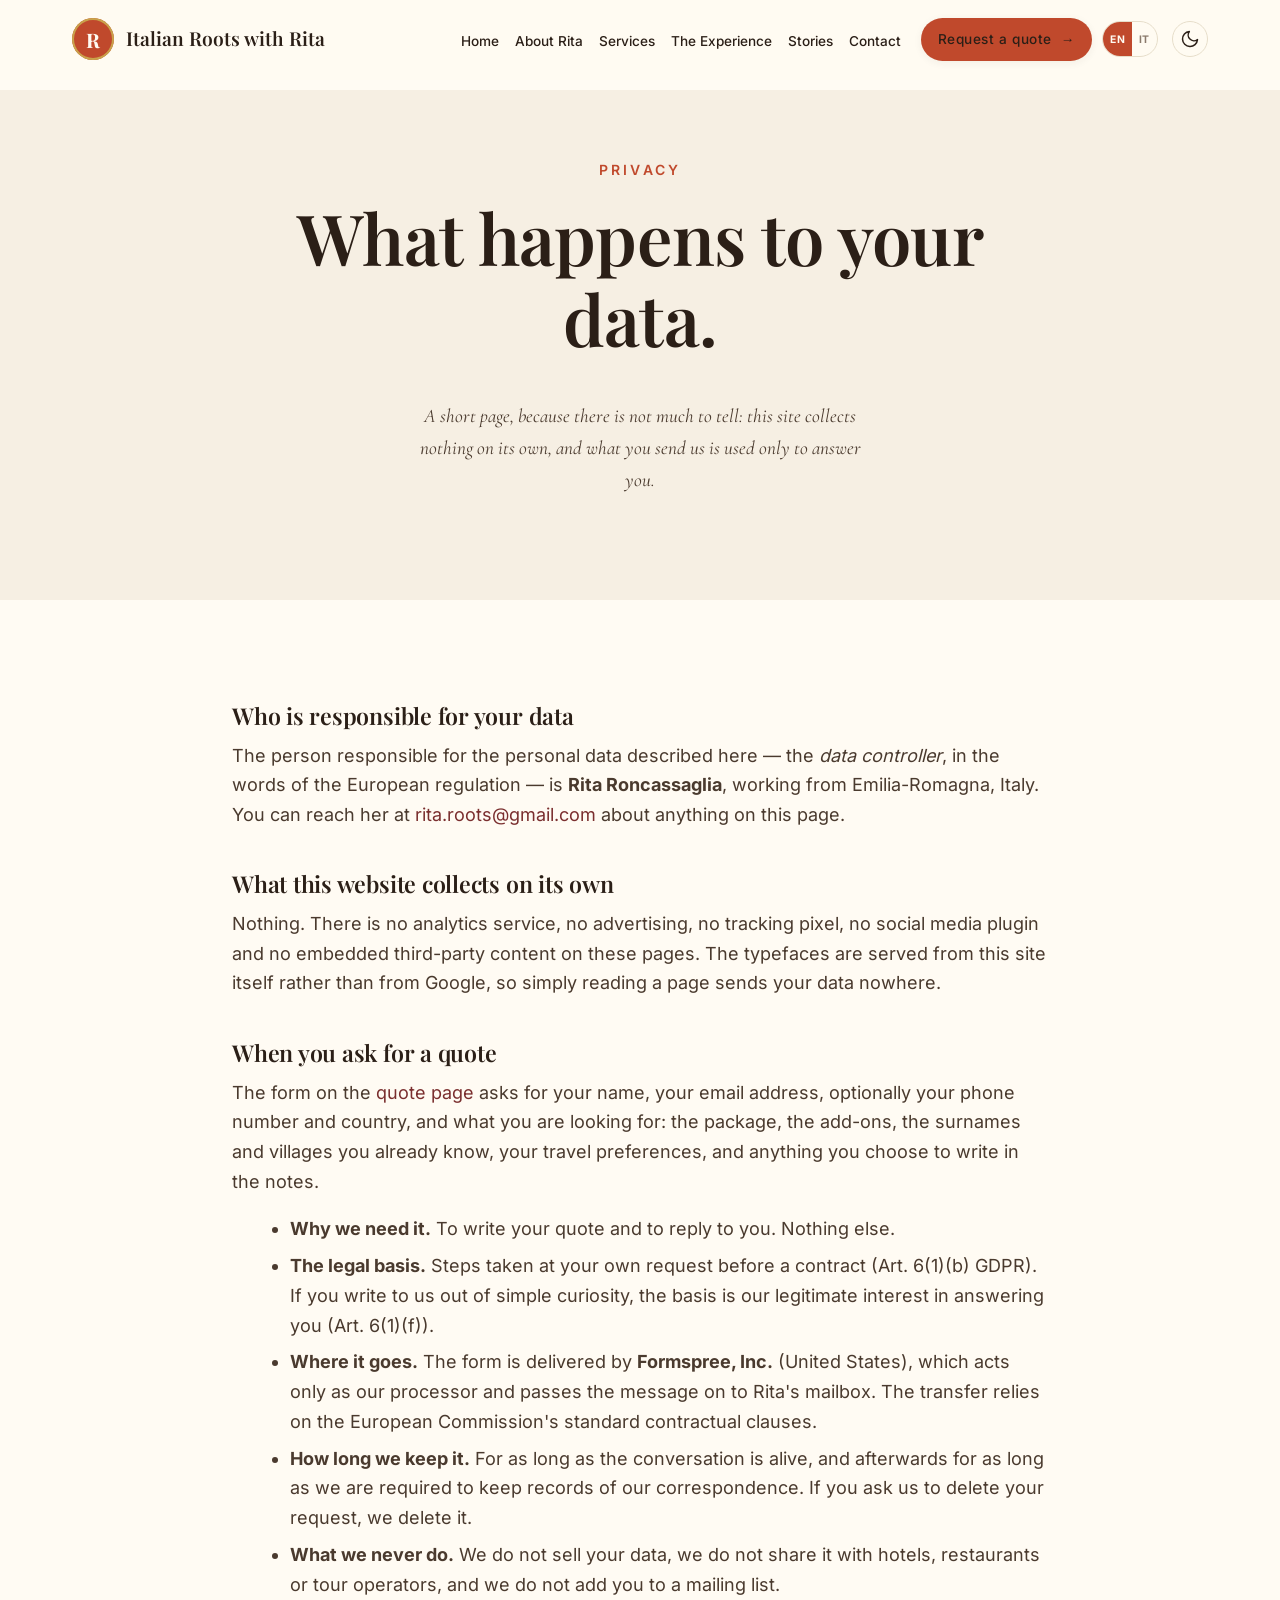
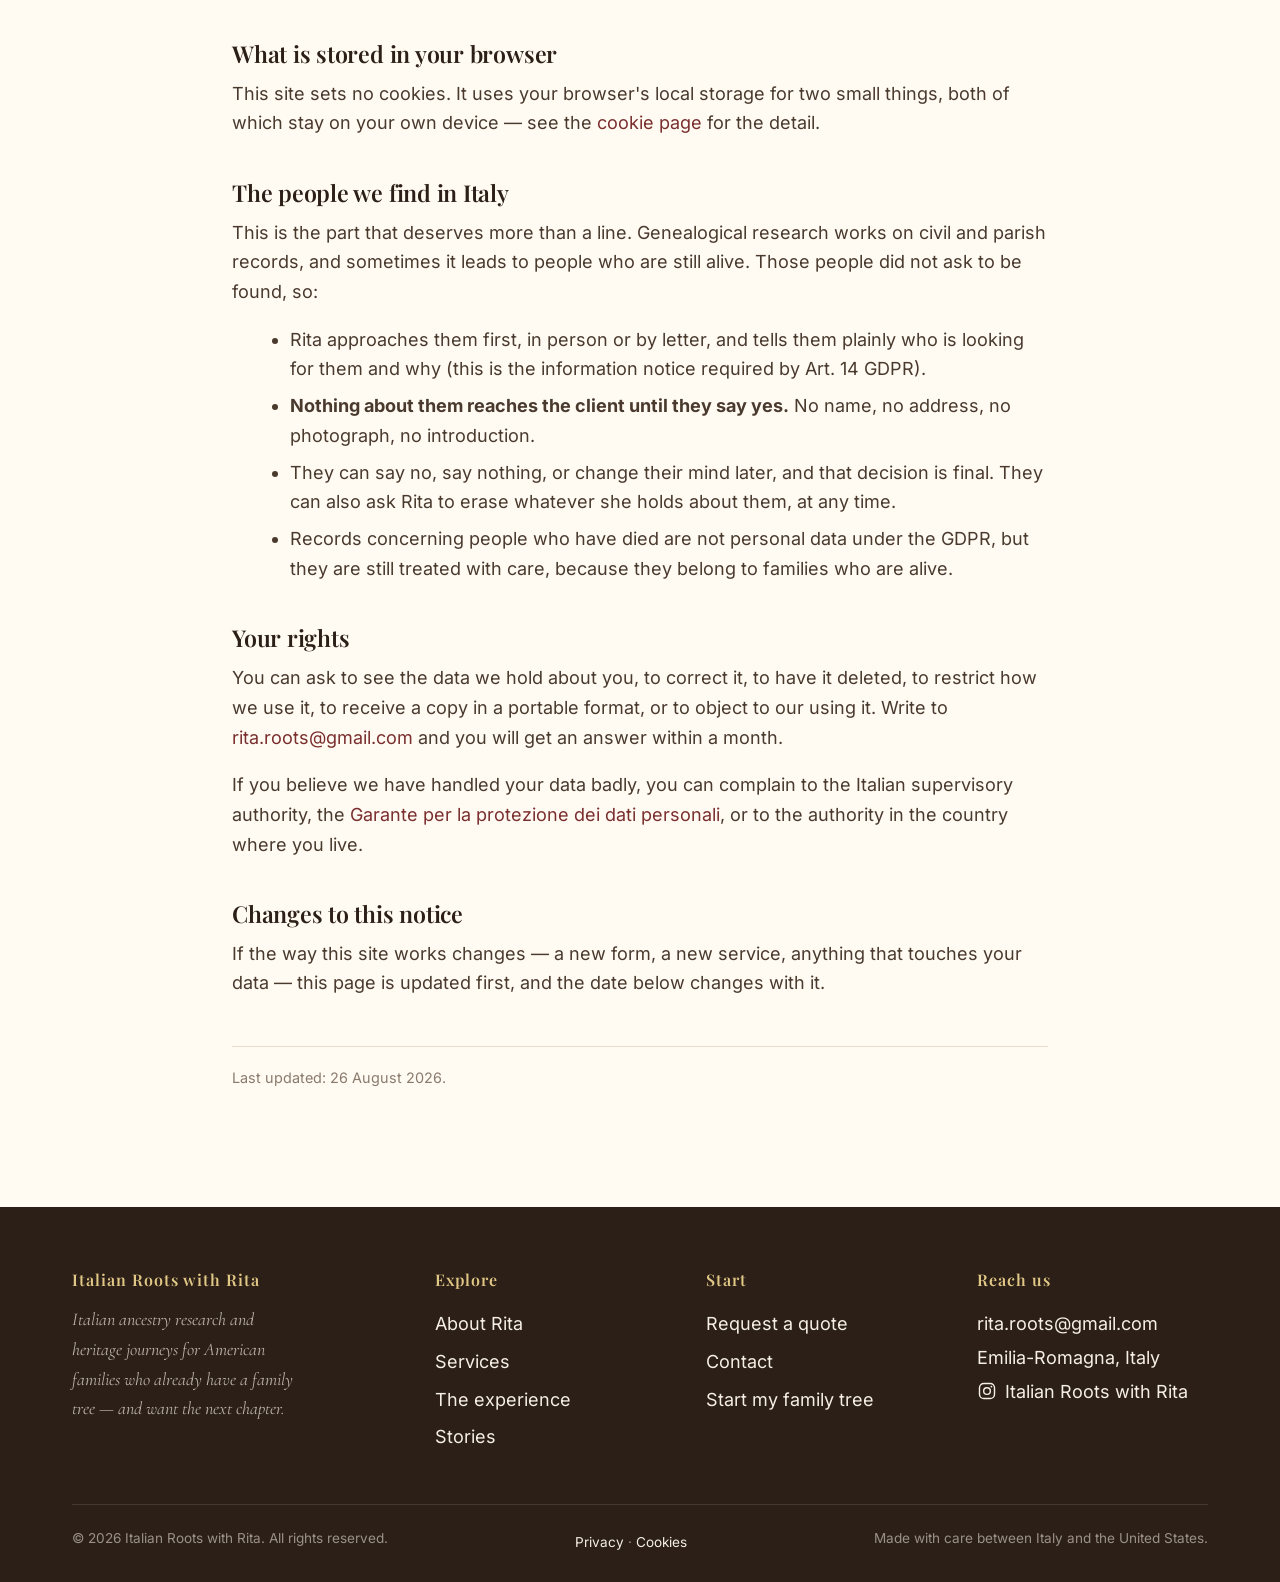
<file: privacy.html>
<!DOCTYPE html>
<html lang="en">
<head>
  <meta charset="UTF-8" />
  <meta name="viewport" content="width=device-width, initial-scale=1.0" />
  <meta name="color-scheme" content="light dark" />
  <script>
    (function(){
      function apply(){
        try{
          if(localStorage.getItem("rr_theme")==="dark"){
            document.documentElement.setAttribute("data-theme","dark");
          }else{
            document.documentElement.removeAttribute("data-theme");
          }
        }catch(e){}
      }
      apply();
      window.addEventListener("pageshow", function(e){ if(e.persisted) apply(); });
      /* Le animazioni di ingresso (.reveal) partono da opacity:0 e vengono
         accese da main.js. Se lo script non arriva — rete lenta sul cellulare,
         blocco degli script, errore JS — senza questa classe foto e testi
         resterebbero invisibili per sempre. Il CSS nasconde .reveal solo
         quando trova html.js, quindi senza JS la pagina si vede tutta. */
      document.documentElement.className += " js";
    })();
  </script>
  <title>Privacy notice — Italian Roots with Rita</title>
  <meta name="description" content="What this website collects, what happens to a quote request, and how the living relatives found during the research are protected." />
  <link rel="icon" href="assets/img/favicon.svg" type="image/svg+xml" />
  <link rel="apple-touch-icon" href="assets/img/favicon.svg" />
  <meta property="og:type" content="website" />
  <meta property="og:title" content="Privacy notice — Italian Roots with Rita" />
  <meta property="og:description" content="What this website collects, what happens to a quote request, and how the living relatives found during the research are protected." />
  <meta property="og:image" content="https://rikybasket33.github.io/sito-rita/assets/img/og-card.png" />
  <meta property="og:locale" content="en_US" />
  <meta name="twitter:card" content="summary_large_image" />
  <meta name="twitter:title" content="Privacy notice — Italian Roots with Rita" />
  <meta name="twitter:description" content="What this website collects, what happens to a quote request, and how the living relatives found during the research are protected." />
  <meta name="twitter:image" content="https://rikybasket33.github.io/sito-rita/assets/img/og-card.png" />

  <link rel="stylesheet" href="assets/css/fonts.css">
  <link rel="stylesheet" href="assets/css/main.css" />
  <link rel="stylesheet" href="assets/css/responsive.css" />
  <style>
    .legal h2 {
      font-size: 1.45rem;
      margin: 2.6rem 0 0.7rem;
    }
    .legal h2:first-of-type { margin-top: 0; }
    .legal p, .legal li { color: var(--c-ink-soft); }
    .legal ul { margin: 0.6rem 0 0 1.1rem; }
    .legal li { margin-bottom: 0.45rem; }
    .legal .updated {
      margin-top: 3rem;
      padding-top: 1.2rem;
      border-top: 1px solid var(--c-line);
      font-size: 0.9rem;
      color: var(--c-muted);
    }
  </style>
</head>
<body>

  <a class="skip-link" href="#main">Skip to content</a>

  <header class="nav">
    <div class="container nav__inner">
      <a href="index.html" class="brand">
        <span class="brand__mark">R</span>
        <span>
          <span class="brand__name" data-biz="name">Italian Roots with Rita</span>
          <span class="brand__tagline" data-biz="tagline">Italian Ancestry & Heritage Journeys</span>
        </span>
      </a>
      <nav class="nav__group">
        <ul class="nav__links">
          <li><a href="index.html">Home</a></li>
          <li><a href="about.html">About Rita</a></li>
          <li><a href="services.html">Services</a></li>
          <li><a href="experience.html">The Experience</a></li>
          <li><a href="testimonials.html">Stories</a></li>
          <li><a href="contact.html">Contact</a></li>
          <li class="nav__cta"><a class="btn btn--primary" href="quote.html"><span>Request a quote</span> <span class="arrow">→</span></a></li>
        </ul>
        <div class="lang-switch" role="group" aria-label="Language / Lingua">
          <button class="lang-switch__btn is-active" type="button" data-lang="en" aria-pressed="true">EN</button>
          <button class="lang-switch__btn" type="button" data-lang="it" aria-pressed="false">IT</button>
        </div>
        <button class="theme-toggle" type="button" aria-label="Switch to dark mode" aria-pressed="false">
          <svg class="icon-moon" viewBox="0 0 24 24" fill="none" stroke="currentColor" stroke-width="1.8" stroke-linecap="round" stroke-linejoin="round" aria-hidden="true">
            <path d="M21 12.79A9 9 0 1 1 11.21 3 7 7 0 0 0 21 12.79z"/>
          </svg>
          <svg class="icon-sun" viewBox="0 0 24 24" fill="none" stroke="currentColor" stroke-width="1.8" stroke-linecap="round" stroke-linejoin="round" aria-hidden="true">
            <circle cx="12" cy="12" r="4"/>
            <path d="M12 2v2M12 20v2M4.93 4.93l1.41 1.41M17.66 17.66l1.41 1.41M2 12h2M20 12h2M4.93 19.07l1.41-1.41M17.66 6.34l1.41-1.41"/>
          </svg>
        </button>
        <button class="nav__toggle" aria-label="Menu" aria-expanded="false">
          <span></span><span></span><span></span>
        </button>
      </nav>
    </div>
  </header>

  <main class="page" id="main">

    <section class="section section--tight section--cream-deep">
      <div class="container container--narrow" style="text-align:center;">
        <span class="eyebrow eyebrow--center reveal">Privacy</span>
        <h1 class="reveal">What happens to your data.</h1>
        <p class="section-subtitle reveal" style="margin-left:auto; margin-right:auto;">A short page, because there is not much to tell: this site collects nothing on its own, and what you send us is used only to answer you.</p>
      </div>
    </section>

    <section class="section">
      <div class="container container--narrow legal">
        <h2>Who is responsible for your data</h2>
        <p>
          The person responsible for the personal data described here &mdash; the
          <em>data controller</em>, in the words of the European regulation &mdash; is
          <strong>Rita Roncassaglia</strong>, working from
          <span data-biz="location">Emilia-Romagna, Italy</span>.
          You can reach her at <a href="#" data-biz="email">info@example.com</a> about anything on this page.
        </p>

        <h2>What this website collects on its own</h2>
        <p>
          Nothing. There is no analytics service, no advertising, no tracking pixel, no social media
          plugin and no embedded third-party content on these pages. The typefaces are served from this
          site itself rather than from Google, so simply reading a page sends your data nowhere.
        </p>

        <h2>When you ask for a quote</h2>
        <p>
          The form on the <a href="quote.html">quote page</a> asks for your name, your email address,
          optionally your phone number and country, and what you are looking for: the package, the add-ons,
          the surnames and villages you already know, your travel preferences, and anything you choose to
          write in the notes.
        </p>
        <ul>
          <li><strong>Why we need it.</strong> To write your quote and to reply to you. Nothing else.</li>
          <li><strong>The legal basis.</strong> Steps taken at your own request before a contract
              (Art. 6(1)(b) GDPR). If you write to us out of simple curiosity, the basis is our legitimate
              interest in answering you (Art. 6(1)(f)).</li>
          <li><strong>Where it goes.</strong> The form is delivered by <strong>Formspree, Inc.</strong>
              (United States), which acts only as our processor and passes the message on to Rita's mailbox.
              The transfer relies on the European Commission's standard contractual clauses.</li>
          <li><strong>How long we keep it.</strong> For as long as the conversation is alive, and afterwards
              for as long as we are required to keep records of our correspondence. If you ask us to delete
              your request, we delete it.</li>
          <li><strong>What we never do.</strong> We do not sell your data, we do not share it with hotels,
              restaurants or tour operators, and we do not add you to a mailing list.</li>
        </ul>

        <h2>What is stored in your browser</h2>
        <p>
          This site sets no cookies. It uses your browser's local storage for two small things, both of
          which stay on your own device &mdash; see the <a href="cookies.html">cookie page</a> for the detail.
        </p>

        <h2>The people we find in Italy</h2>
        <p>
          This is the part that deserves more than a line. Genealogical research works on civil and parish
          records, and sometimes it leads to people who are still alive. Those people did not ask to be
          found, so:
        </p>
        <ul>
          <li>Rita approaches them first, in person or by letter, and tells them plainly who is looking
              for them and why (this is the information notice required by Art. 14 GDPR).</li>
          <li><strong>Nothing about them reaches the client until they say yes.</strong> No name, no address,
              no photograph, no introduction.</li>
          <li>They can say no, say nothing, or change their mind later, and that decision is final.
              They can also ask Rita to erase whatever she holds about them, at any time.</li>
          <li>Records concerning people who have died are not personal data under the GDPR, but they are
              still treated with care, because they belong to families who are alive.</li>
        </ul>

        <h2>Your rights</h2>
        <p>
          You can ask to see the data we hold about you, to correct it, to have it deleted, to restrict how
          we use it, to receive a copy in a portable format, or to object to our using it. Write to
          <a href="#" data-biz="email">info@example.com</a> and you will get an answer within a month.
        </p>
        <p>
          If you believe we have handled your data badly, you can complain to the Italian supervisory
          authority, the <a href="https://www.garanteprivacy.it" target="_blank" rel="noopener">Garante per la
          protezione dei dati personali</a>, or to the authority in the country where you live.
        </p>

        <h2>Changes to this notice</h2>
        <p>
          If the way this site works changes &mdash; a new form, a new service, anything that touches your
          data &mdash; this page is updated first, and the date below changes with it.
        </p>

        <p class="updated">Last updated: 26 August 2026.</p>
      </div>
    </section>

  </main>


  <footer class="footer">
    <div class="container">
      <div class="footer__grid">
        <div class="footer__brand">
          <h4 data-biz="name">Italian Roots with Rita</h4>
          <p>Italian ancestry research and heritage journeys for American families who already have a family tree — and want the next chapter.</p>
        </div>
        <div><h4>Explore</h4><ul>
          <li><a href="about.html">About Rita</a></li>
          <li><a href="services.html">Services</a></li>
          <li><a href="experience.html">The experience</a></li>
          <li><a href="testimonials.html">Stories</a></li>
        </ul></div>
        <div><h4>Start</h4><ul>
          <li><a href="quote.html">Request a quote</a></li>
          <li><a href="contact.html">Contact</a></li>
          <li><a href="contact.html#tree">Start my family tree</a></li>
        </ul></div>
        <div><h4>Reach us</h4><ul>
          <li><a href="#" data-biz="email">info@example.com</a></li>
          <li><span data-biz="location">Emilia-Romagna, Italy</span></li>
          <li><a class="footer__ig" data-biz="instagram" href="https://www.instagram.com/" target="_blank" rel="noopener me" aria-label="Italian Roots with Rita on Instagram"><svg viewBox="0 0 24 24" fill="none" stroke="currentColor" stroke-width="1.7" stroke-linecap="round" stroke-linejoin="round" aria-hidden="true"><rect x="3" y="3" width="18" height="18" rx="5.2"/><circle cx="12" cy="12" r="4"/><circle cx="17.3" cy="6.7" r="1.15" fill="currentColor" stroke="none"/></svg><span>Italian Roots with Rita</span></a></li>
        </ul></div>
      </div>
      <div class="footer__bottom">
        <span>© <span data-biz="year">2026</span> Italian Roots with Rita. <span>All rights reserved.</span></span>
        <span><a href="privacy.html">Privacy</a> &middot; <a href="cookies.html">Cookies</a></span>
        <span>Made with care between Italy and the United States.</span>
      </div>
    </div>
  </footer>

  <script src="assets/js/config.js"></script>
  <script src="assets/js/main.js"></script>
  <script src="assets/js/i18n-it.js"></script>
  <script src="assets/js/i18n.js"></script>
</body>
</html>
</file>
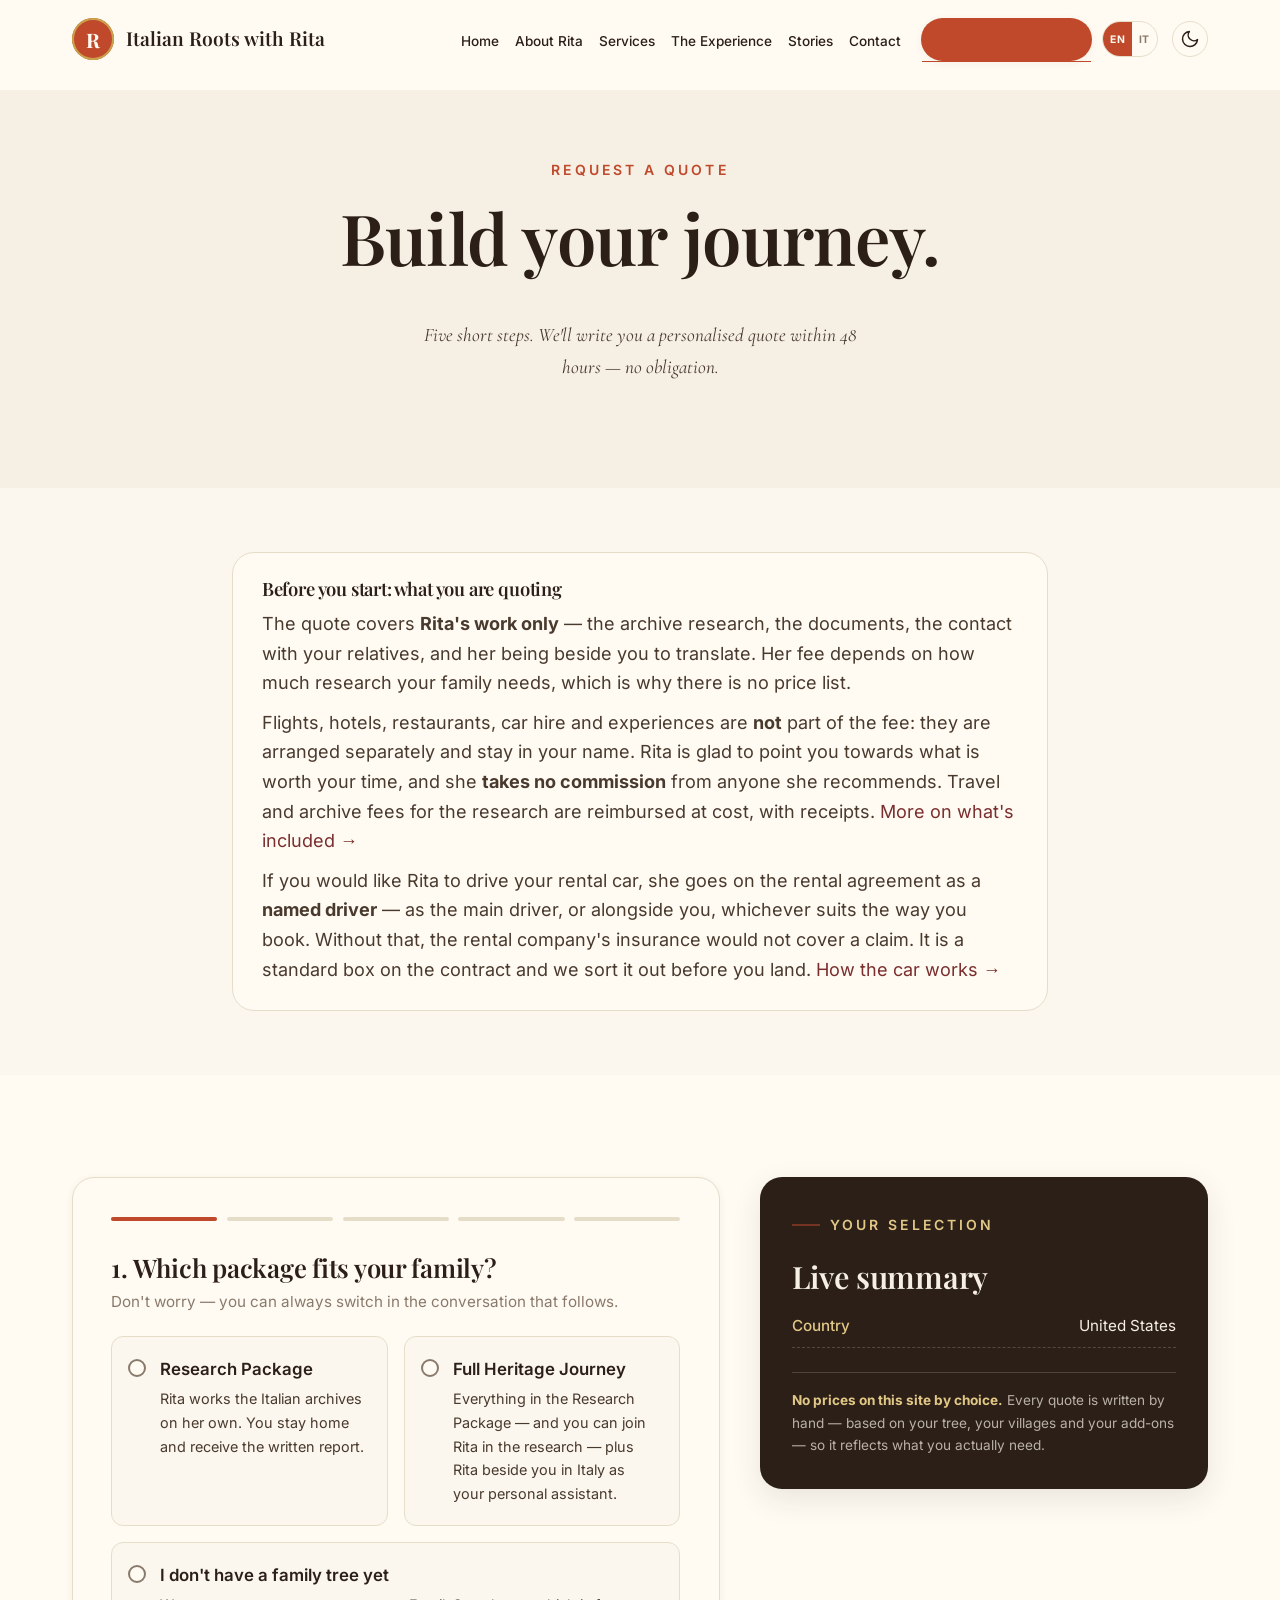
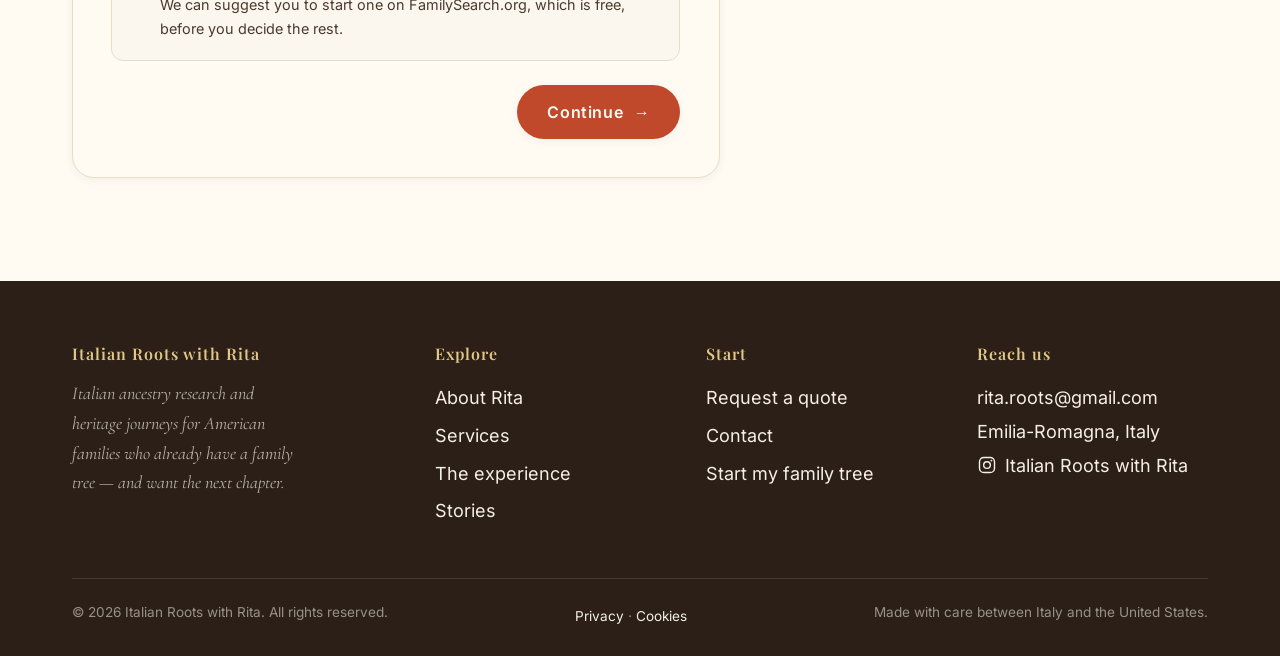
<file: quote.html>
<!DOCTYPE html>
<html lang="en">
<head>
  <meta charset="UTF-8" />
  <meta name="viewport" content="width=device-width, initial-scale=1.0" />
  <meta name="color-scheme" content="light dark" />
  <script>
    (function(){
      function apply(){
        try{
          if(localStorage.getItem("rr_theme")==="dark"){
            document.documentElement.setAttribute("data-theme","dark");
          }else{
            document.documentElement.removeAttribute("data-theme");
          }
        }catch(e){}
      }
      apply();
      window.addEventListener("pageshow", function(e){ if(e.persisted) apply(); });
      /* Le animazioni di ingresso (.reveal) partono da opacity:0 e vengono
         accese da main.js. Se lo script non arriva — rete lenta sul cellulare,
         blocco degli script, errore JS — senza questa classe foto e testi
         resterebbero invisibili per sempre. Il CSS nasconde .reveal solo
         quando trova html.js, quindi senza JS la pagina si vede tutta. */
      document.documentElement.className += " js";
    })();
  </script>
  <title>Request a Quote — Italian Heritage Journey</title>
  <meta name="description" content="Build your personalised quote in five minutes. Choose your package, your add-ons, and tell us a little about your family." />
  <link rel="icon" href="assets/img/favicon.svg" type="image/svg+xml" />
  <link rel="apple-touch-icon" href="assets/img/favicon.svg" />
  <meta property="og:type" content="website" />
  <meta property="og:title" content="Request a Quote — Italian Heritage Journey" />
  <meta property="og:description" content="Build your personalised quote in five minutes. Choose your package, your add-ons, and tell us a little about your family." />
  <meta property="og:image" content="https://rikybasket33.github.io/sito-rita/assets/img/og-card.png" />
  <meta property="og:locale" content="en_US" />
  <meta name="twitter:card" content="summary_large_image" />
  <meta name="twitter:title" content="Request a Quote — Italian Heritage Journey" />
  <meta name="twitter:description" content="Build your personalised quote in five minutes. Choose your package, your add-ons, and tell us a little about your family." />
  <meta name="twitter:image" content="https://rikybasket33.github.io/sito-rita/assets/img/og-card.png" />

  <link rel="stylesheet" href="assets/css/fonts.css">
  <link rel="stylesheet" href="assets/css/main.css" />
  <link rel="stylesheet" href="assets/css/responsive.css" />
  <style>
    /* Page-local: result banner + small invalid-field cue */
    .result {
      padding: 1rem 1.25rem;
      border-radius: var(--radius-m);
      margin: 1rem 0;
      font-size: 1rem;
    }
    .result--ok  { background: rgba(110, 127, 79, 0.12); color: var(--c-olive-deep); border: 1px solid var(--c-olive); }
    .result--err { background: rgba(192, 73, 44, 0.10);  color: var(--c-terracotta-deep); border: 1px solid var(--c-terracotta); }
    .field--error input, .field--error select, .field--error textarea {
      border-color: var(--c-terracotta) !important;
      background: #FFF6F1 !important;
    }
    .field--error .choice, .field--error .addon {
      border-color: var(--c-terracotta) !important;
    }
    .form-step h2 {
      font-size: 1.6rem;
      margin-bottom: 0.4rem;
    }
    .form-step .step-hint {
      color: var(--c-muted);
      font-size: 0.95rem;
      margin-bottom: 1.4rem;
    }
    /* Honeypot: bots fill it, humans never see it.
       Don't use display:none — some bots skip those fields. */
    .hp-field {
      position: absolute;
      left: -9999px;
      width: 1px;
      height: 1px;
      overflow: hidden;
      opacity: 0;
      pointer-events: none;
    }
  </style>
</head>
<body>

  <a class="skip-link" href="#main">Skip to content</a>

  <header class="nav">
    <div class="container nav__inner">
      <a href="index.html" class="brand">
        <span class="brand__mark">R</span>
        <span>
          <span class="brand__name" data-biz="name">Italian Roots with Rita</span>
          <span class="brand__tagline" data-biz="tagline">Italian Ancestry & Heritage Journeys</span>
        </span>
      </a>
      <nav class="nav__group">
        <ul class="nav__links">
          <li><a href="index.html">Home</a></li>
          <li><a href="about.html">About Rita</a></li>
          <li><a href="services.html">Services</a></li>
          <li><a href="experience.html">The Experience</a></li>
          <li><a href="testimonials.html">Stories</a></li>
          <li><a href="contact.html">Contact</a></li>
          <li class="nav__cta"><a class="btn btn--primary" href="quote.html"><span>Request a quote</span> <span class="arrow">→</span></a></li>
        </ul>
        <div class="lang-switch" role="group" aria-label="Language / Lingua">
          <button class="lang-switch__btn is-active" type="button" data-lang="en" aria-pressed="true">EN</button>
          <button class="lang-switch__btn" type="button" data-lang="it" aria-pressed="false">IT</button>
        </div>
        <button class="theme-toggle" type="button" aria-label="Switch to dark mode" aria-pressed="false">
          <svg class="icon-moon" viewBox="0 0 24 24" fill="none" stroke="currentColor" stroke-width="1.8" stroke-linecap="round" stroke-linejoin="round" aria-hidden="true">
            <path d="M21 12.79A9 9 0 1 1 11.21 3 7 7 0 0 0 21 12.79z"/>
          </svg>
          <svg class="icon-sun" viewBox="0 0 24 24" fill="none" stroke="currentColor" stroke-width="1.8" stroke-linecap="round" stroke-linejoin="round" aria-hidden="true">
            <circle cx="12" cy="12" r="4"/>
            <path d="M12 2v2M12 20v2M4.93 4.93l1.41 1.41M17.66 17.66l1.41 1.41M2 12h2M20 12h2M4.93 19.07l1.41-1.41M17.66 6.34l1.41-1.41"/>
          </svg>
        </button>
        <button class="nav__toggle" aria-label="Menu" aria-expanded="false">
          <span></span><span></span><span></span>
        </button>
      </nav>
    </div>
  </header>

  <main class="page" id="main">

    <!-- ===================== HEADER ===================== -->
    <section class="section section--tight section--cream-deep">
      <div class="container container--narrow" style="text-align:center;">
        <span class="eyebrow eyebrow--center reveal">Request a quote</span>
        <h1 class="reveal">Build your journey.</h1>
        <p class="section-subtitle reveal" style="margin-left:auto; margin-right:auto;">
          Five short steps. We'll write you a personalised quote within 48 hours — no obligation.
        </p>
      </div>
    </section>

    <!-- ===================== WHAT'S INCLUDED (breve) ===================== -->
    <section class="section section--tight section--cream">
      <div class="container container--narrow">
        <div class="reveal" style="border: 1px solid var(--c-line); border-radius: var(--radius-l); padding: 1.6rem 1.8rem; background: var(--c-ivory);">
          <h2 style="font-size: 1.15rem; margin-bottom: 0.6rem;">Before you start: what you are quoting</h2>
          <p style="color: var(--c-ink-soft); margin-bottom: 0.6rem;">
            The quote covers <strong>Rita's work only</strong> — the archive research, the documents,
            the contact with your relatives, and her being beside you to translate. Her fee depends on
            how much research your family needs, which is why there is no price list.
          </p>
          <p style="color: var(--c-ink-soft); margin-bottom: 0;">
            Flights, hotels, restaurants, car hire and experiences are <strong>not</strong> part of the
            fee: they are arranged separately and stay in your name. Rita is glad to point you towards
            what is worth your time, and she <strong>takes no commission</strong> from anyone she
            recommends. Travel and archive fees for the research are reimbursed at cost, with receipts.
            <a href="services.html#included">More on what's included &rarr;</a>
          </p>
          <p style="color: var(--c-ink-soft); margin-top: 0.6rem; margin-bottom: 0;">
            If you would like Rita to drive your rental car, she goes on the rental agreement as a
            <strong>named driver</strong> — as the main driver, or alongside you, whichever suits the way you
            book. Without that, the rental company's insurance would not cover a claim. It is a standard box
            on the contract and we sort it out before you land.
            <a href="services.html#driving">How the car works &rarr;</a>
          </p>
        </div>
      </div>
    </section>

    <!-- ===================== CONFIGURATOR ===================== -->
    <section class="section">
      <div class="container">
        <div class="configurator">

          <!-- ----- FORM ----- -->
          <form id="quote-form" class="configurator__form reveal" novalidate>

            <!-- Honeypot field — invisible to humans, irresistible to bots.
                 If filled, the submission is silently dropped. Do NOT remove. -->
            <div class="hp-field" aria-hidden="true">
              <label for="hp-website">Website (leave empty)</label>
              <input type="text" id="hp-website" name="_website" tabindex="-1" autocomplete="off">
            </div>

            <!-- Progress -->
            <div class="steps-bar">
              <div class="steps-bar__dot is-active"></div>
              <div class="steps-bar__dot"></div>
              <div class="steps-bar__dot"></div>
              <div class="steps-bar__dot"></div>
              <div class="steps-bar__dot"></div>
            </div>

            <!-- STEP 1: Package -->
            <div class="form-step is-active">
              <h2>1. Which package fits your family?</h2>
              <p class="step-hint">Don't worry — you can always switch in the conversation that follows.</p>

              <div class="choice-grid">
                <label class="choice">
                  <input type="radio" name="package" value="research" data-required>
                  <span class="choice__bullet"></span>
                  <span class="choice__label">Research Package</span>
                  <span class="choice__desc">Rita works the Italian archives on her own. You stay home and receive the written report.</span>
                </label>

                <label class="choice">
                  <input type="radio" name="package" value="journey" data-required>
                  <span class="choice__bullet"></span>
                  <span class="choice__label">Full Heritage Journey</span>
                  <span class="choice__desc">Everything in the Research Package — and you can join Rita in the research — plus Rita beside you in Italy as your personal assistant.</span>
                </label>

                <label class="choice" style="grid-column: 1 / -1;">
                  <input type="radio" name="package" value="tree_help">
                  <span class="choice__bullet"></span>
                  <span class="choice__label">I don't have a family tree yet</span>
                  <span class="choice__desc">We can suggest you to start one on FamilySearch.org, which is free, before you decide the rest.</span>
                </label>
              </div>

              <div class="form-nav">
                <button type="button" class="btn btn--ghost" data-action="prev">← Previous</button>
                <button type="button" class="btn btn--primary" data-action="next">Continue <span class="arrow">→</span></button>
              </div>
            </div>

            <!-- STEP 2: Add-ons -->
            <div class="form-step">
              <h2>2. Pick your optional add-ons.</h2>
              <p class="step-hint">Skip any you're unsure about — you can ask Rita about them later.</p>
              <p class="step-hint addons-note" id="addons-relevant-note" hidden>Marked <strong>Most relevant</strong>: the add-ons that fit the Research Package best. They are shown first.</p>

              <div class="addon-grid">
                <label class="addon">
                  <input type="checkbox" name="addons" value="assistant">
                  <span class="addon__box"></span>
                  <span><span class="addon__name">Rita as personal assistant</span><span class="addon__hint">Throughout the stay</span></span>
                </label>
                <label class="addon">
                  <input type="checkbox" name="addons" value="driving">
                  <span class="addon__box"></span>
                  <span><span class="addon__name">Rita drives the rental car</span><span class="addon__hint">Fuel at cost — named on the rental agreement, as main driver or alongside you</span></span>
                </label>
                <label class="addon">
                  <input type="checkbox" name="addons" value="gastronomy">
                  <span class="addon__box"></span>
                  <span><span class="addon__name">Food &amp; wine experiences</span><span class="addon__hint">Anywhere in Italy, at your own pace</span></span>
                </label>
                <label class="addon">
                  <input type="checkbox" name="addons" value="villages">
                  <span class="addon__box"></span>
                  <span><span class="addon__name">Visit to ancestral villages</span><span class="addon__hint">With Rita alongside you to translate</span></span>
                </label>
                <label class="addon">
                  <input type="checkbox" name="addons" value="village_shots">
                  <span class="addon__box"></span>
                  <span><span class="addon__name">My shots of your ancestral village</span><span class="addon__hint">Rita travels to the village herself and photographs it for you — the house, the street, the church, the cemetery</span></span>
                </label>
                <label class="addon">
                  <input type="checkbox" name="addons" value="document_help">
                  <span class="addon__box"></span>
                  <span><span class="addon__name">Copies of certified documents</span><span class="addon__hint">Copies of the certified records we find for your family</span></span>
                </label>
                <label class="addon">
                  <input type="checkbox" name="addons" value="interpreter">
                  <span class="addon__box"></span>
                  <span><span class="addon__name">Live translation</span><span class="addon__hint">During family meetings</span></span>
                </label>
                <label class="addon">
                  <input type="checkbox" name="addons" value="archive_research">
                  <span class="addon__box"></span>
                  <span><span class="addon__name">Deep archive research</span><span class="addon__hint">State archives, military rolls, notarial deeds</span></span>
                </label>
              </div>

              <div class="form-nav">
                <button type="button" class="btn btn--ghost" data-action="prev">← Previous</button>
                <button type="button" class="btn btn--primary" data-action="next">Continue <span class="arrow">→</span></button>
              </div>
            </div>

            <!-- STEP 3: Family info -->
            <div class="form-step">
              <h2>3. Tell us about your family.</h2>
              <p class="step-hint">A little context goes a long way toward an accurate quote.</p>

              <div class="field">
                <label for="has_tree">Do you already have a family tree?</label>
                <select id="has_tree" name="has_tree" data-required>
                  <option value="">— Please choose —</option>
                  <option value="Yes, complete">Yes, fairly complete</option>
                  <option value="Yes, partial">Yes, partial — some gaps</option>
                  <option value="No, not yet">No — not yet, I'd like to start one</option>
                </select>
              </div>

              <div class="field">
                <label for="ancestors">Known Italian ancestors / surnames / villages</label>
                <span class="hint">Even a single great-grandparent's name and a guess at the town is enough to start.</span>
                <textarea id="ancestors" name="ancestors" placeholder="e.g. Giovanni Bianchi, born somewhere near Modena around 1880; mother's side from Lucca province"></textarea>
              </div>

              <div class="field">
                <label for="contact_living">Would you like to meet living relatives if we find them?</label>
                <select id="contact_living" name="contact_living">
                  <option value="">— Please choose —</option>
                  <option value="Yes, absolutely">Yes, absolutely</option>
                  <option value="Yes, if they want to meet">Yes, but only if they want to meet</option>
                  <option value="Maybe, depending on the situation">Maybe — depending on the situation</option>
                  <option value="No, just records">No, I just want the records</option>
                </select>
              </div>

              <div class="form-nav">
                <button type="button" class="btn btn--ghost" data-action="prev">← Previous</button>
                <button type="button" class="btn btn--primary" data-action="next">Continue <span class="arrow">→</span></button>
              </div>
            </div>

            <!-- STEP 4: Trip details -->
            <div class="form-step">
              <h2>4. Trip preferences (if you're coming).</h2>
              <p class="step-hint">Leave blank anything that doesn't apply — for example if you're only requesting research.</p>

              <div class="field-grid">
                <div class="field">
                  <label for="travelers">Number of travelers</label>
                  <input type="text" id="travelers" name="travelers" placeholder="e.g. 2 adults">
                </div>
                <div class="field">
                  <label for="duration">Trip length</label>
                  <input type="text" id="duration" name="duration" placeholder="e.g. 7 days">
                </div>
              </div>

              <div class="field-grid">
                <div class="field">
                  <label for="timeframe">Preferred timing</label>
                  <input type="text" id="timeframe" name="timeframe" placeholder="e.g. Spring 2026, or flexible">
                </div>
                <div class="field">
                  <label for="transport">Transport</label>
                  <span class="hint">If Rita drives, she goes on your rental agreement as a named driver — as the main driver, or alongside you. <a href="services.html#driving">Why that matters</a>.</span>
                  <select id="transport" name="transport">
                    <option value="">— Please choose —</option>
                    <option value="Rita drives our rental">Rita drives our rental car</option>
                    <option value="We drive">We'll drive ourselves</option>
                    <option value="Mix">Mix — depending on the day</option>
                    <option value="Not sure">Not sure yet</option>
                  </select>
                </div>
              </div>

              <div class="field">
                <label for="regions">Italian regions of interest</label>
                <span class="hint">Where your ancestors come from, plus anywhere else you'd love to see.</span>
                <input type="text" id="regions" name="regions" placeholder="e.g. Emilia-Romagna, Tuscany, Sicily">
              </div>

              <div class="form-nav">
                <button type="button" class="btn btn--ghost" data-action="prev">← Previous</button>
                <button type="button" class="btn btn--primary" data-action="next">Continue <span class="arrow">→</span></button>
              </div>
            </div>

            <!-- STEP 5: Contact -->
            <div class="form-step">
              <h2>5. How can we reach you?</h2>
              <p class="step-hint">We'll reply within 48 hours with your personalised quote.</p>

              <div class="field-grid">
                <div class="field">
                  <label for="first_name">First name</label>
                  <input type="text" id="first_name" name="first_name" data-required>
                </div>
                <div class="field">
                  <label for="last_name">Last name</label>
                  <input type="text" id="last_name" name="last_name" data-required>
                </div>
              </div>

              <div class="field-grid">
                <div class="field">
                  <label for="email">Email</label>
                  <input type="email" id="email" name="email" data-required>
                </div>
                <div class="field">
                  <label for="phone">Phone <span style="color: var(--c-muted); font-weight: normal;">(optional)</span></label>
                  <input type="tel" id="phone" name="phone">
                </div>
              </div>

              <div class="field">
                <label for="country">Country</label>
                <input type="text" id="country" name="country" placeholder="United States" value="United States" data-required>
              </div>

              <div class="field">
                <label for="notes">Anything else we should know?</label>
                <textarea id="notes" name="notes" placeholder="Stories, dates, a photo description, anything that might help..."></textarea>
              </div>

              <div id="quote-result" aria-live="polite"></div>

              <div class="form-nav">
                <button type="button" class="btn btn--ghost" data-action="prev">← Previous</button>
                <button type="submit" class="btn btn--primary" data-action="send">Send my request <span class="arrow">→</span></button>
              </div>
            </div>
          </form>

          <!-- ----- LIVE SUMMARY ----- -->
          <aside class="configurator__summary reveal" data-delay="100">
            <span class="eyebrow" style="color: var(--c-gold-soft);">Your selection</span>
            <h3 style="margin-top: 0.4rem;">Live summary</h3>
            <ul id="summary-list" class="summary-list"></ul>
            <p id="summary-empty" class="empty">As you fill in the form, your selections will appear here.</p>
            <div style="border-top: 1px solid rgba(246,239,227,0.18); padding-top: 1rem; margin-top: 1rem; font-size: 0.85rem; color: rgba(246,239,227,0.7);">
              <strong style="color: var(--c-gold-soft);">No prices on this site by choice.</strong>
              Every quote is written by hand — based on your tree, your villages and your add-ons — so it reflects what you actually need.
            </div>
          </aside>

        </div>
      </div>
    </section>

  </main>

  <footer class="footer">
    <div class="container">
      <div class="footer__grid">
        <div class="footer__brand">
          <h4 data-biz="name">Italian Roots with Rita</h4>
          <p>Italian ancestry research and heritage journeys for American families who already have a family tree — and want the next chapter.</p>
        </div>
        <div><h4>Explore</h4><ul>
          <li><a href="about.html">About Rita</a></li>
          <li><a href="services.html">Services</a></li>
          <li><a href="experience.html">The experience</a></li>
          <li><a href="testimonials.html">Stories</a></li>
        </ul></div>
        <div><h4>Start</h4><ul>
          <li><a href="quote.html">Request a quote</a></li>
          <li><a href="contact.html">Contact</a></li>
          <li><a href="contact.html#tree">Start my family tree</a></li>
        </ul></div>
        <div><h4>Reach us</h4><ul>
          <li><a href="#" data-biz="email">info@example.com</a></li>
          <li><span data-biz="location">Emilia-Romagna, Italy</span></li>
          <li><a class="footer__ig" data-biz="instagram" href="https://www.instagram.com/" target="_blank" rel="noopener me" aria-label="Italian Roots with Rita on Instagram"><svg viewBox="0 0 24 24" fill="none" stroke="currentColor" stroke-width="1.7" stroke-linecap="round" stroke-linejoin="round" aria-hidden="true"><rect x="3" y="3" width="18" height="18" rx="5.2"/><circle cx="12" cy="12" r="4"/><circle cx="17.3" cy="6.7" r="1.15" fill="currentColor" stroke="none"/></svg><span>Italian Roots with Rita</span></a></li>
        </ul></div>
      </div>
      <div class="footer__bottom">
        <span>© <span data-biz="year">2026</span> Italian Roots with Rita. <span>All rights reserved.</span></span>
        <span><a href="privacy.html">Privacy</a> &middot; <a href="cookies.html">Cookies</a></span>
        <span>Made with care between Italy and the United States.</span>
      </div>
    </div>
  </footer>

  <script src="assets/js/config.js"></script>
  <script src="assets/js/main.js"></script>
  <script src="assets/js/i18n-it.js"></script>
  <script src="assets/js/i18n.js"></script>
  <script src="assets/js/configurator.js"></script>
  <script src="assets/js/quote-send.js"></script>
  <script>
    // Honor ?package=research|journey from URL on page load
    (function() {
      const params = new URLSearchParams(location.search);
      const pre = params.get("package");
      if (!pre) return;
      const radio = document.querySelector(`input[name="package"][value="${pre}"]`);
      if (radio) {
        radio.checked = true;
        radio.dispatchEvent(new Event("change", { bubbles: true }));
      }
    })();
  </script>
</body>
</html>
</file>
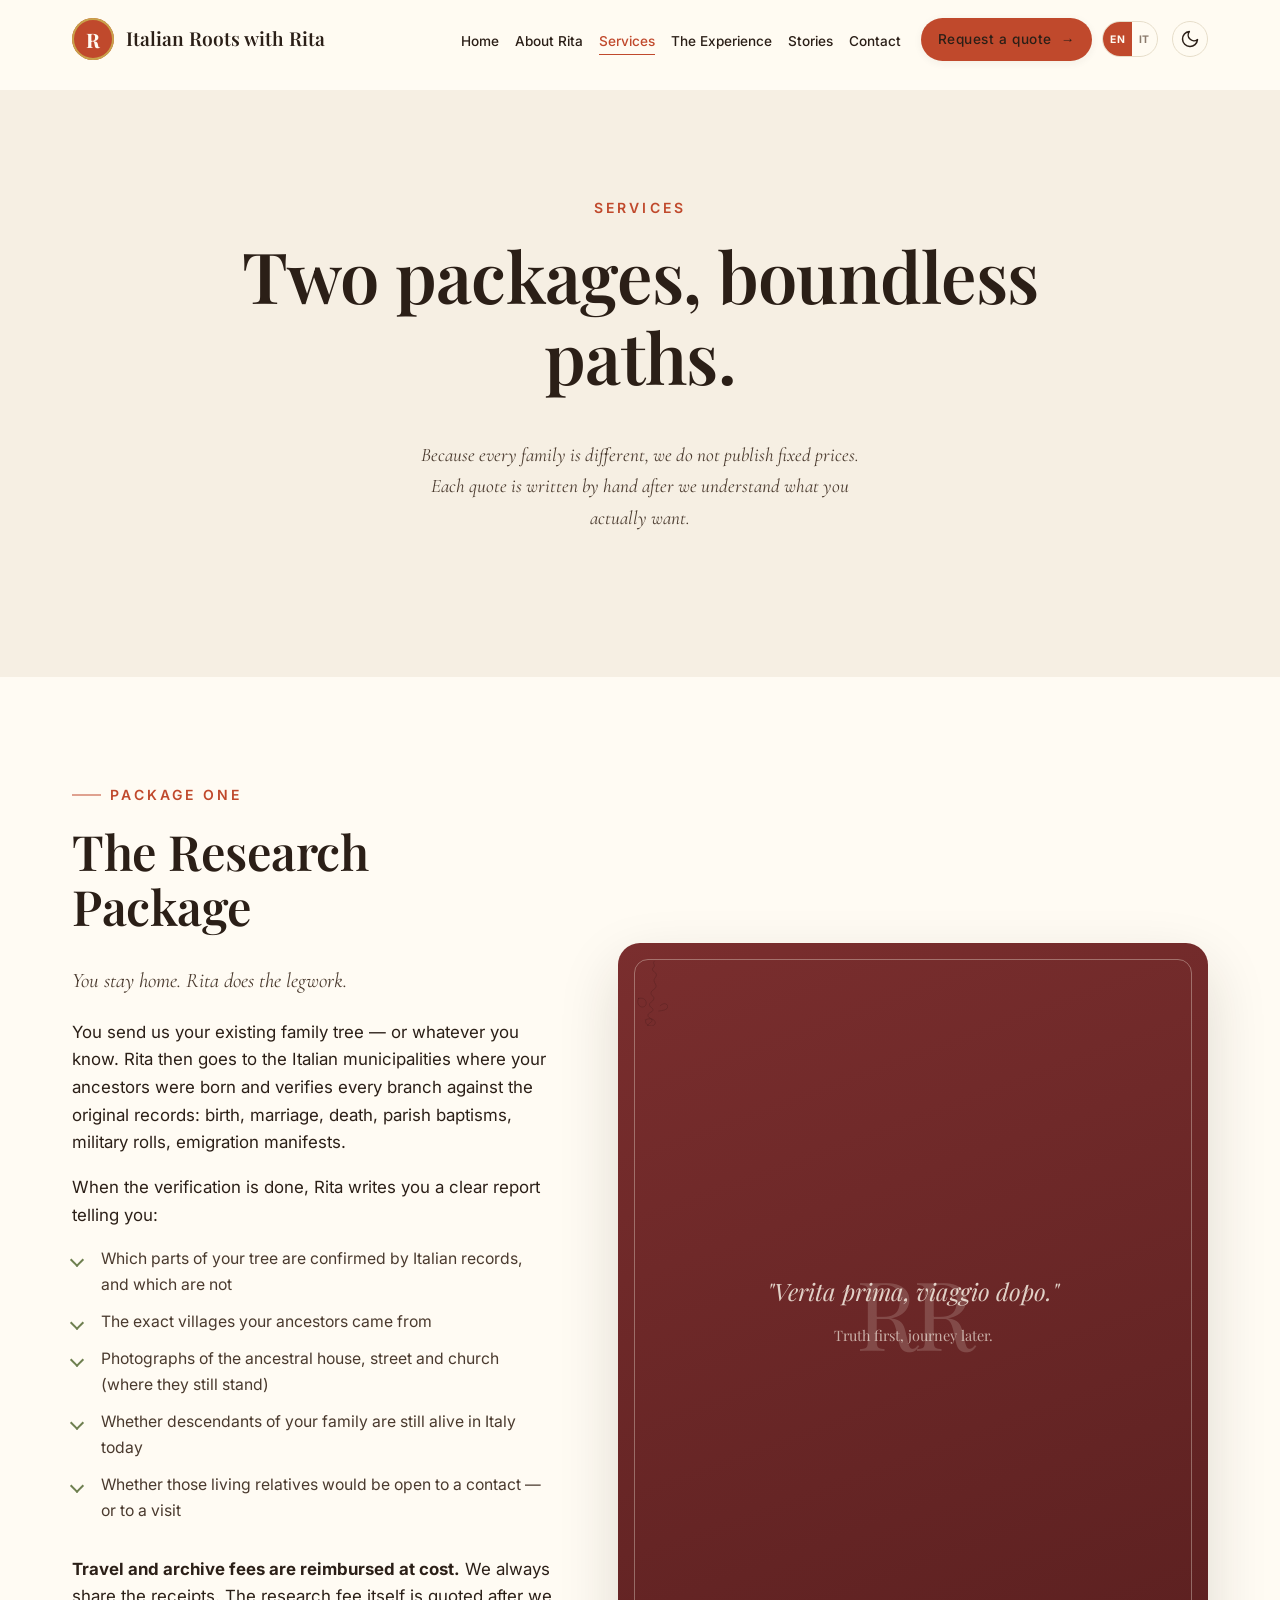
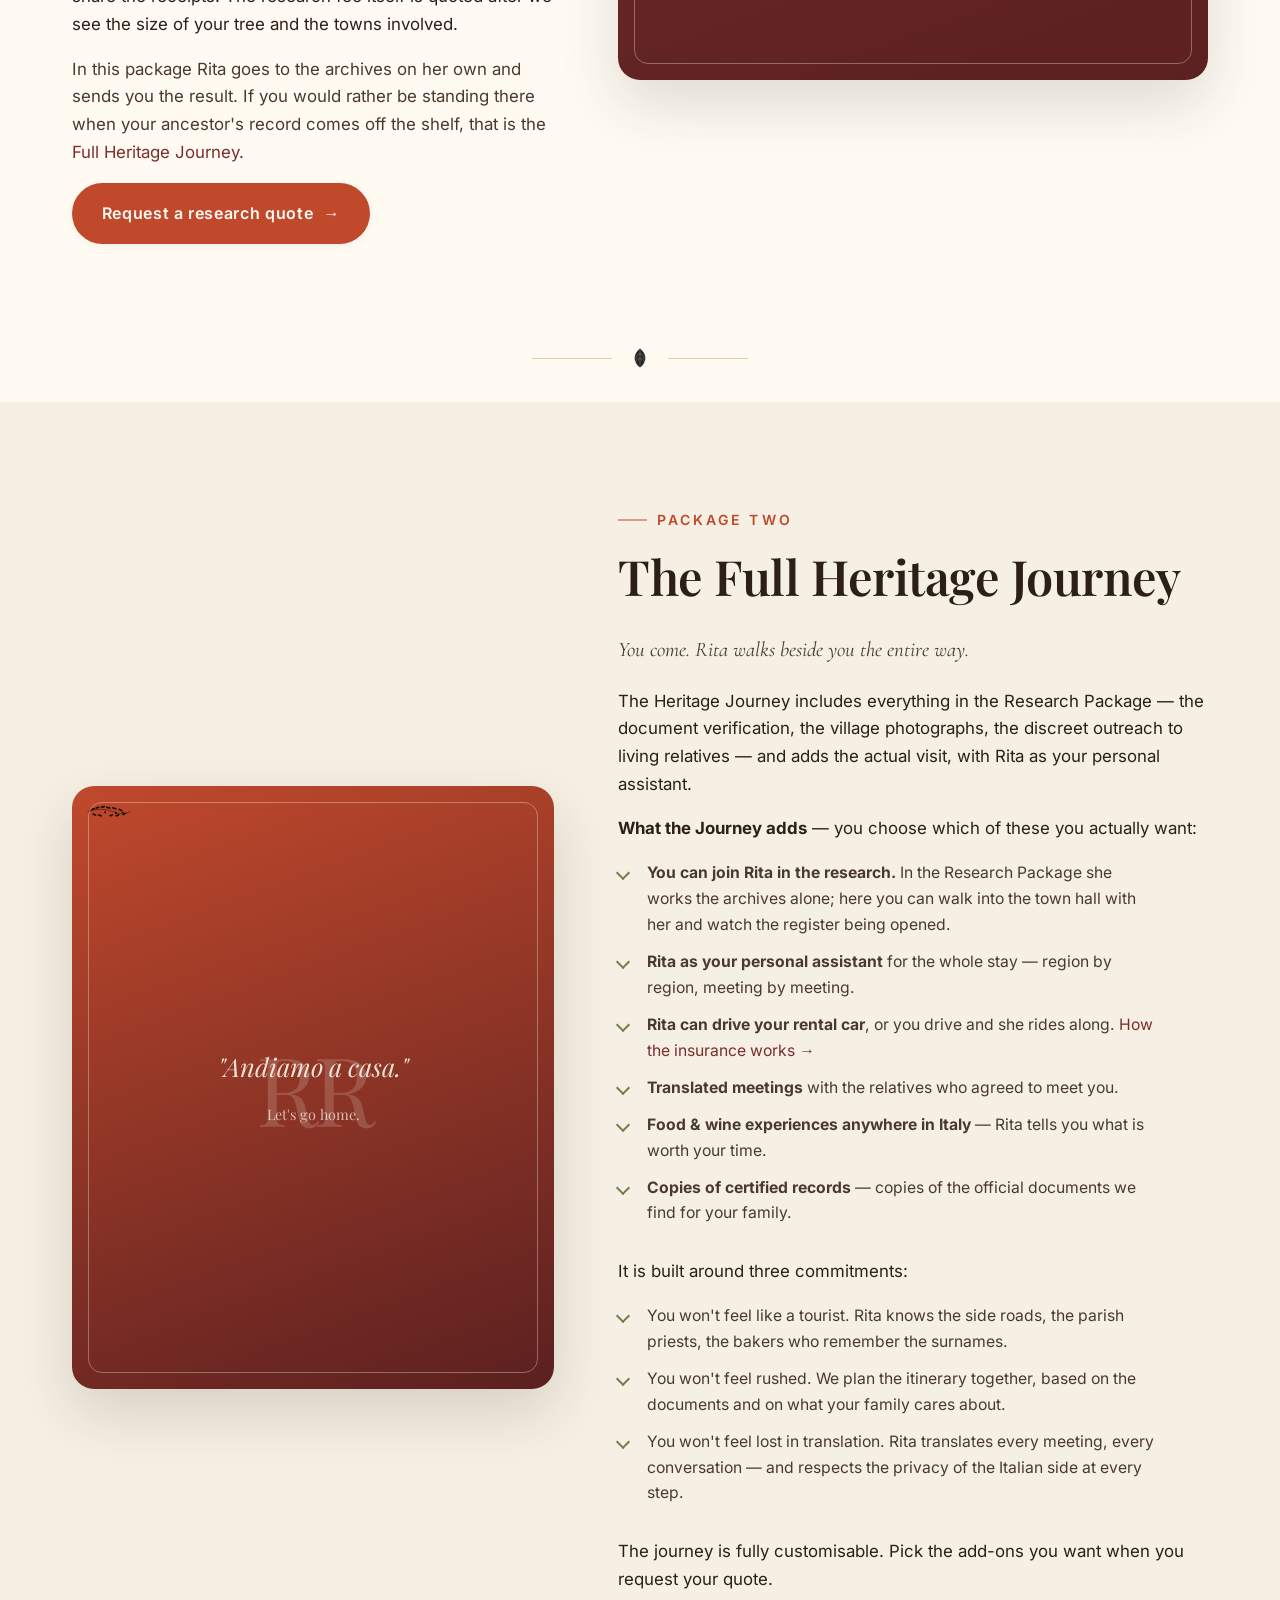
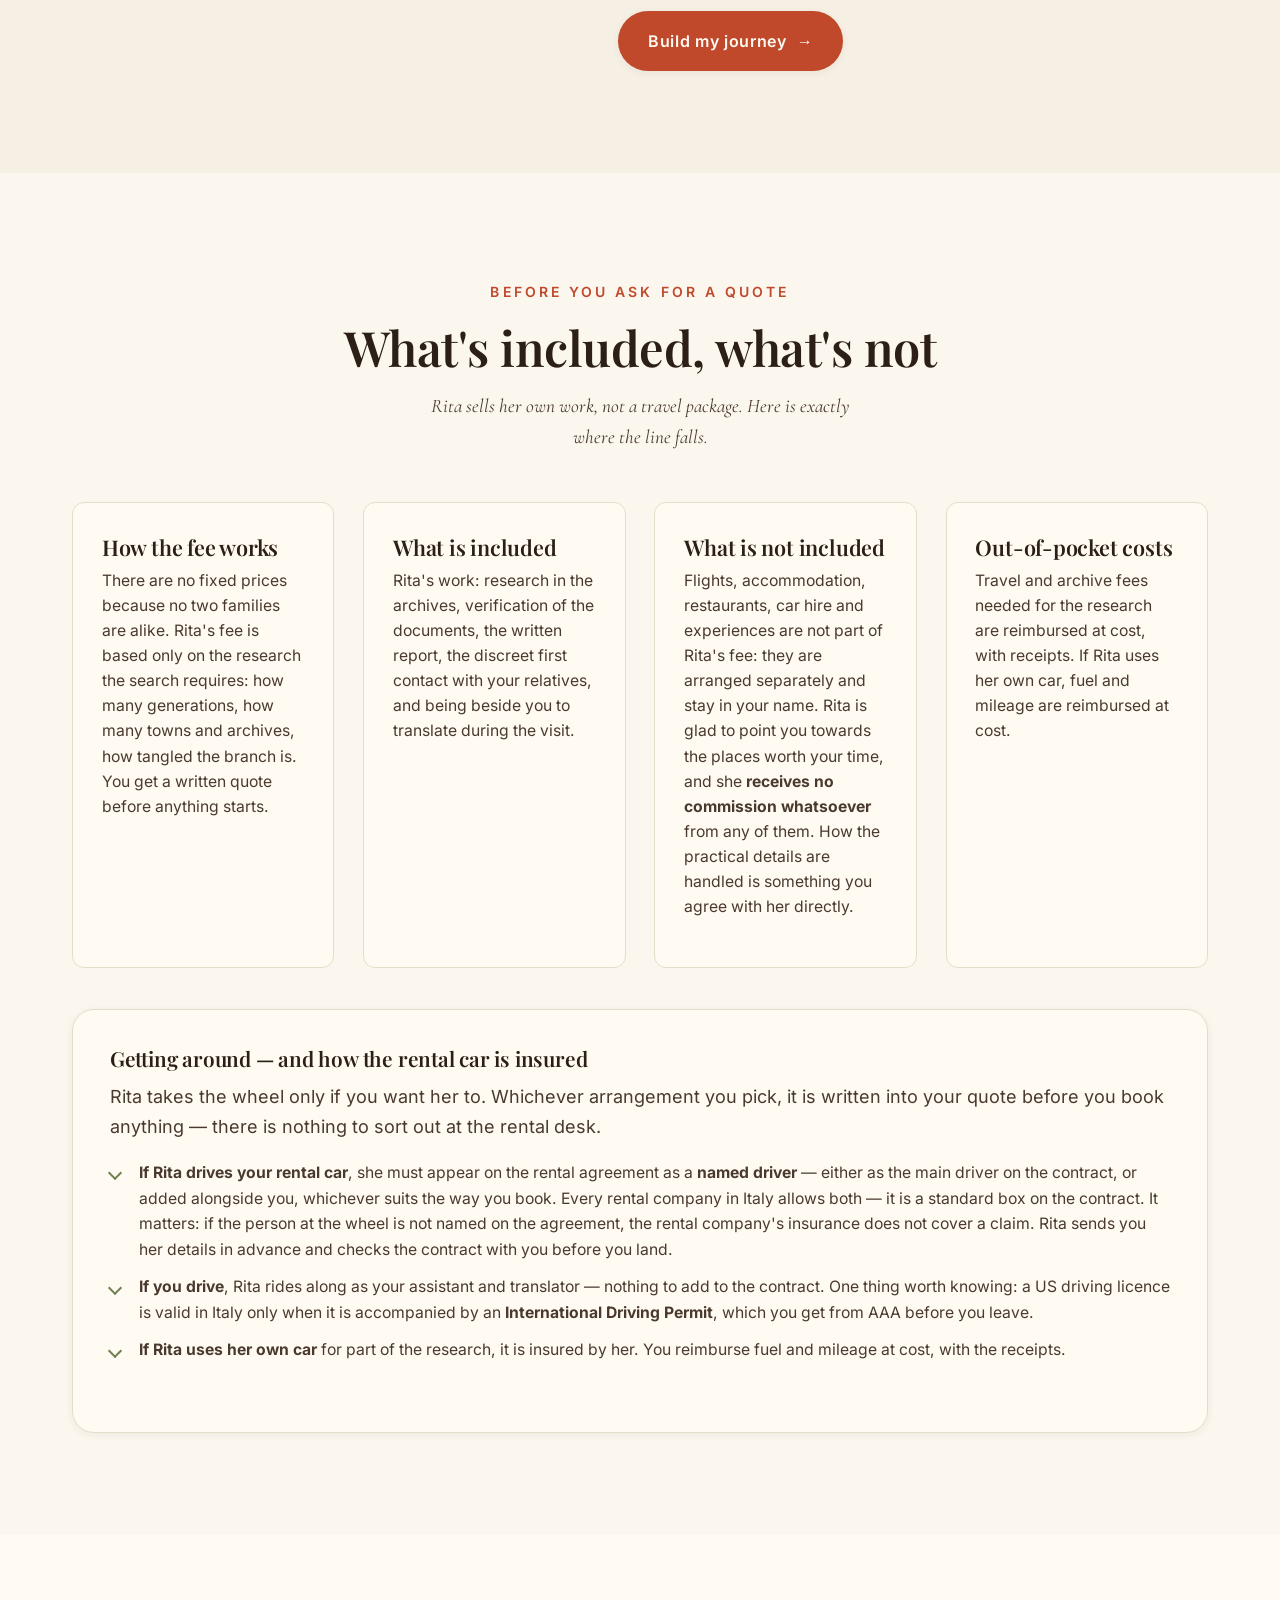
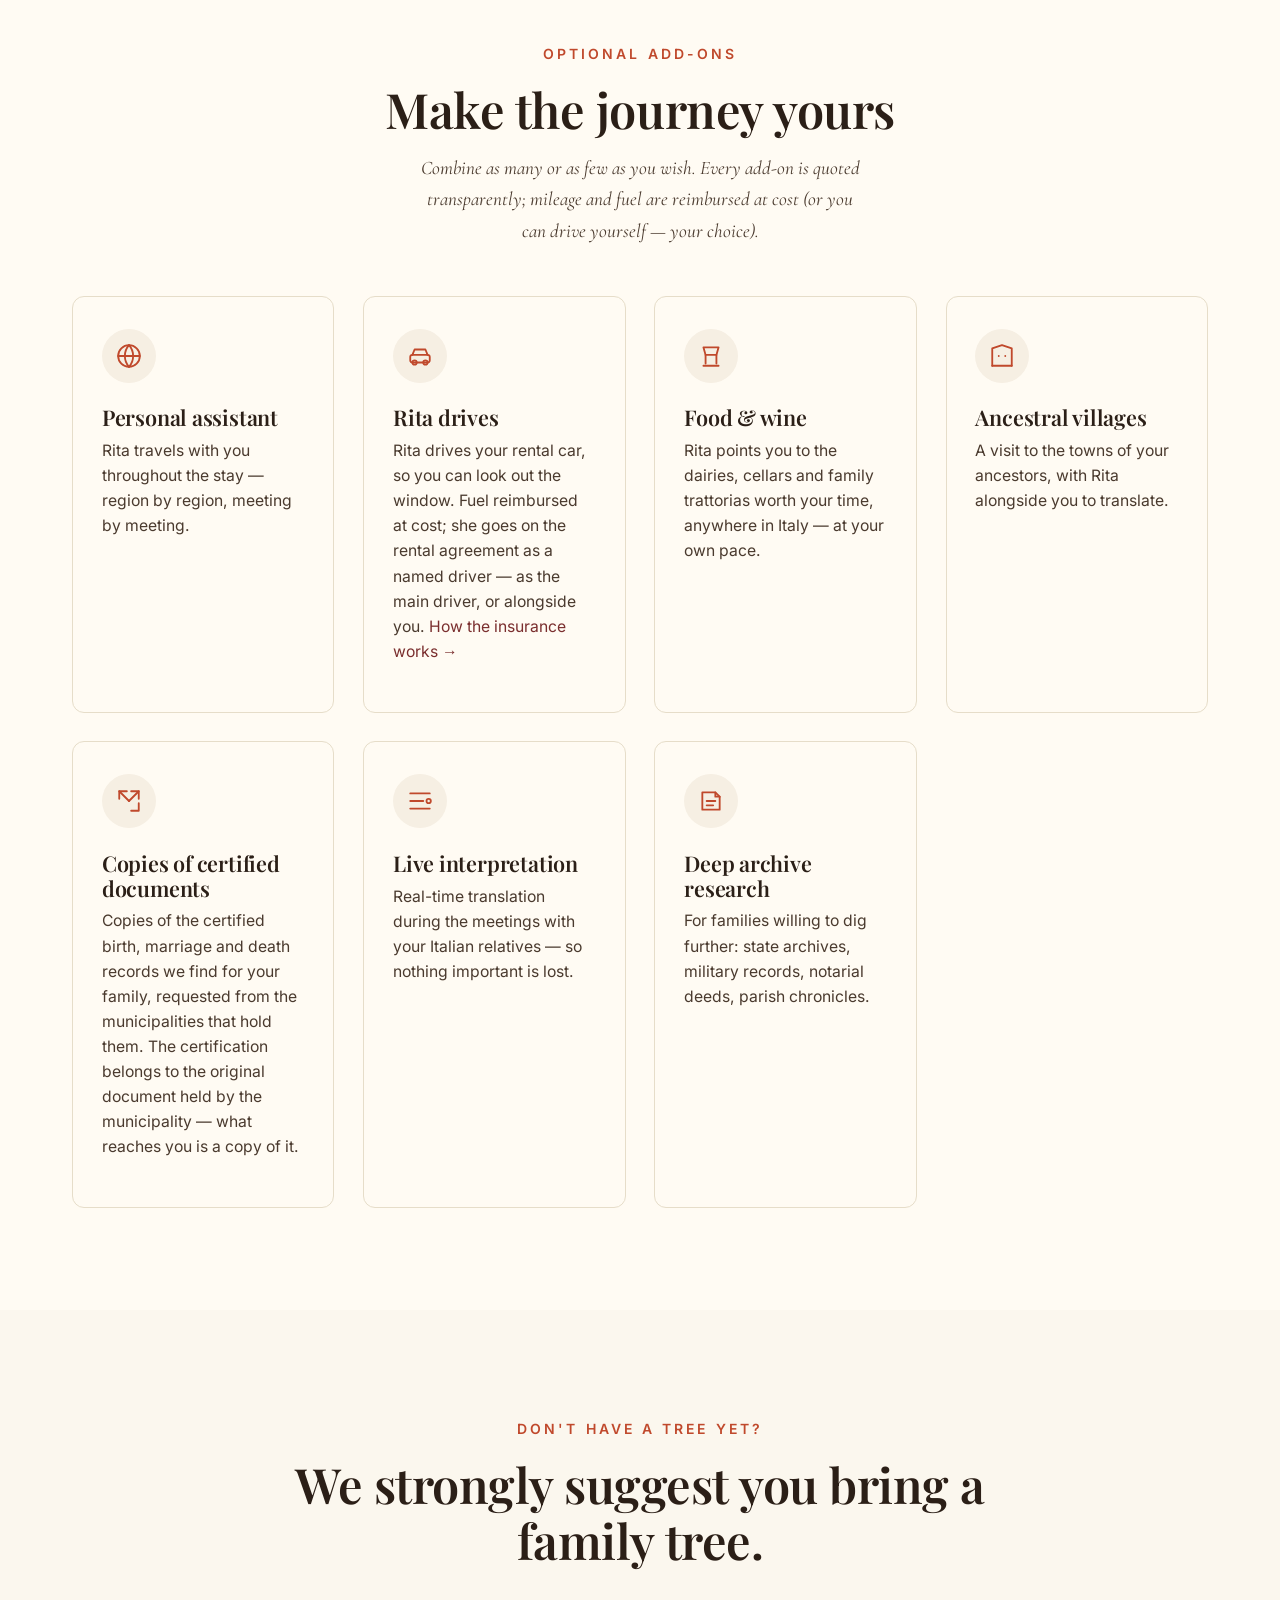
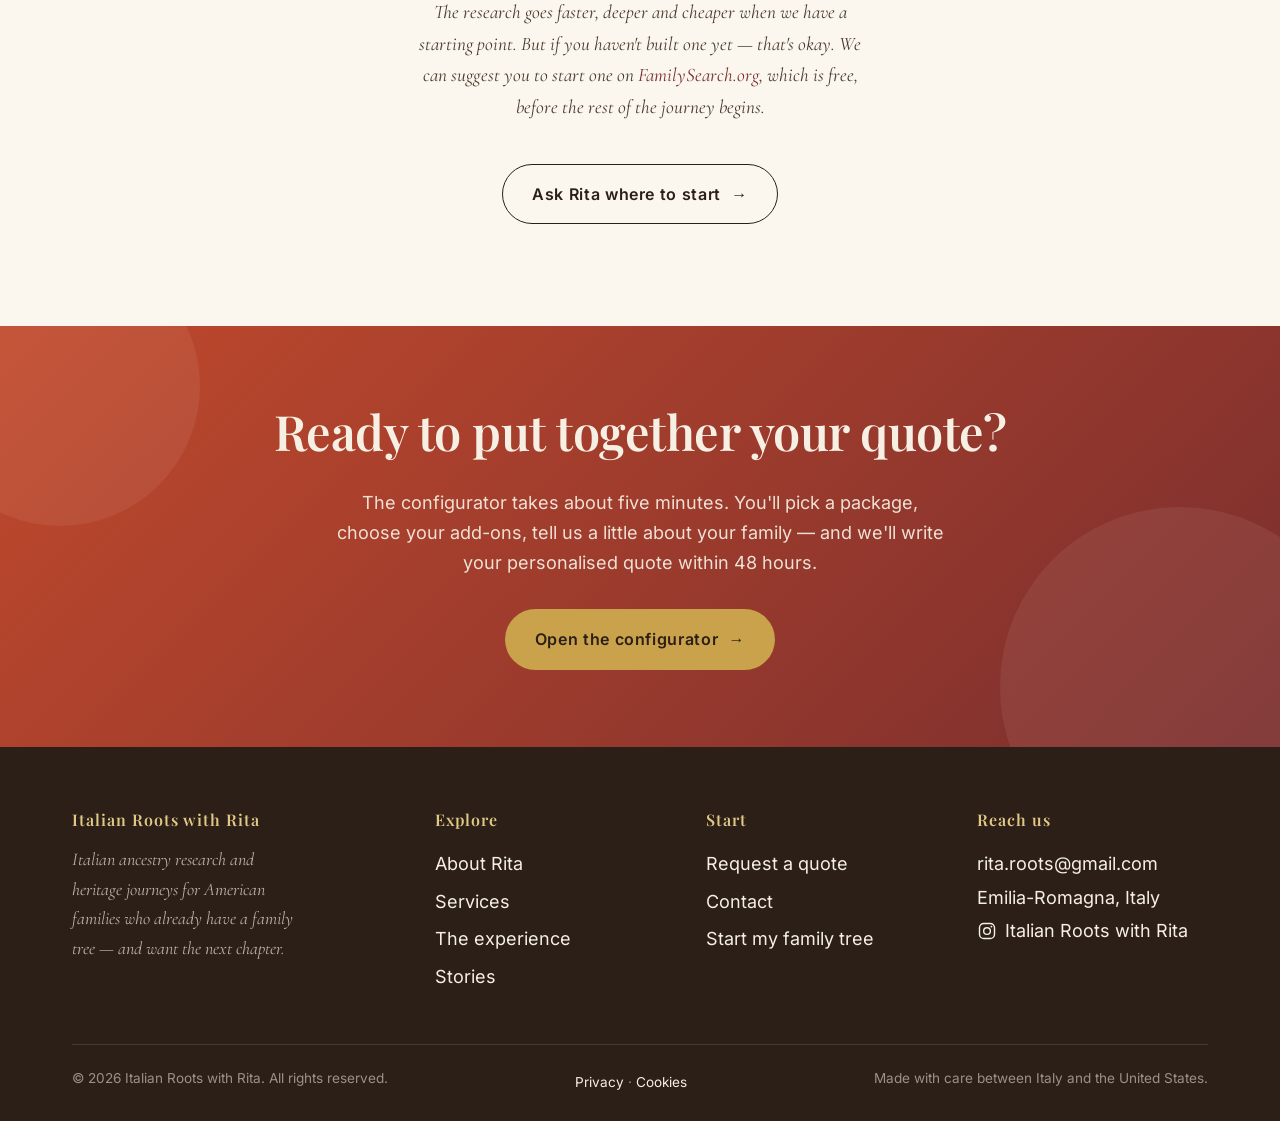
<file: services.html>
<!DOCTYPE html>
<html lang="en">
<head>
  <meta charset="UTF-8" />
  <meta name="viewport" content="width=device-width, initial-scale=1.0" />
  <meta name="color-scheme" content="light dark" />
  <script>
    (function(){
      function apply(){
        try{
          if(localStorage.getItem("rr_theme")==="dark"){
            document.documentElement.setAttribute("data-theme","dark");
          }else{
            document.documentElement.removeAttribute("data-theme");
          }
        }catch(e){}
      }
      apply();
      window.addEventListener("pageshow", function(e){ if(e.persisted) apply(); });
      /* Le animazioni di ingresso (.reveal) partono da opacity:0 e vengono
         accese da main.js. Se lo script non arriva — rete lenta sul cellulare,
         blocco degli script, errore JS — senza questa classe foto e testi
         resterebbero invisibili per sempre. Il CSS nasconde .reveal solo
         quando trova html.js, quindi senza JS la pagina si vede tutta. */
      document.documentElement.className += " js";
    })();
  </script>
  <title>Services — Italian Ancestry Packages</title>
  <meta name="description" content="The Research Package and the Full Heritage Journey: two ways to discover and walk your Italian origins. Customisable add-ons available." />
  <link rel="icon" href="assets/img/favicon.svg" type="image/svg+xml" />
  <link rel="apple-touch-icon" href="assets/img/favicon.svg" />
  <meta property="og:type" content="website" />
  <meta property="og:title" content="Services — Italian Ancestry Packages" />
  <meta property="og:description" content="The Research Package and the Full Heritage Journey: two ways to discover and walk your Italian origins. Customisable add-ons available." />
  <meta property="og:image" content="https://rikybasket33.github.io/sito-rita/assets/img/og-card.png" />
  <meta property="og:locale" content="en_US" />
  <meta name="twitter:card" content="summary_large_image" />
  <meta name="twitter:title" content="Services — Italian Ancestry Packages" />
  <meta name="twitter:description" content="The Research Package and the Full Heritage Journey: two ways to discover and walk your Italian origins. Customisable add-ons available." />
  <meta name="twitter:image" content="https://rikybasket33.github.io/sito-rita/assets/img/og-card.png" />

  <link rel="stylesheet" href="assets/css/fonts.css">
  <link rel="stylesheet" href="assets/css/main.css" />
  <link rel="stylesheet" href="assets/css/responsive.css" />
</head>
<body>

  <a class="skip-link" href="#main">Skip to content</a>

  <header class="nav">
    <div class="container nav__inner">
      <a href="index.html" class="brand">
        <span class="brand__mark">R</span>
        <span>
          <span class="brand__name" data-biz="name">Italian Roots with Rita</span>
          <span class="brand__tagline" data-biz="tagline">Italian Ancestry & Heritage Journeys</span>
        </span>
      </a>
      <nav class="nav__group">
        <ul class="nav__links">
          <li><a href="index.html">Home</a></li>
          <li><a href="about.html">About Rita</a></li>
          <li><a href="services.html">Services</a></li>
          <li><a href="experience.html">The Experience</a></li>
          <li><a href="testimonials.html">Stories</a></li>
          <li><a href="contact.html">Contact</a></li>
          <li class="nav__cta"><a class="btn btn--primary" href="quote.html"><span>Request a quote</span> <span class="arrow">→</span></a></li>
        </ul>
        <div class="lang-switch" role="group" aria-label="Language / Lingua">
          <button class="lang-switch__btn is-active" type="button" data-lang="en" aria-pressed="true">EN</button>
          <button class="lang-switch__btn" type="button" data-lang="it" aria-pressed="false">IT</button>
        </div>
        <button class="theme-toggle" type="button" aria-label="Switch to dark mode" aria-pressed="false">
          <svg class="icon-moon" viewBox="0 0 24 24" fill="none" stroke="currentColor" stroke-width="1.8" stroke-linecap="round" stroke-linejoin="round" aria-hidden="true">
            <path d="M21 12.79A9 9 0 1 1 11.21 3 7 7 0 0 0 21 12.79z"/>
          </svg>
          <svg class="icon-sun" viewBox="0 0 24 24" fill="none" stroke="currentColor" stroke-width="1.8" stroke-linecap="round" stroke-linejoin="round" aria-hidden="true">
            <circle cx="12" cy="12" r="4"/>
            <path d="M12 2v2M12 20v2M4.93 4.93l1.41 1.41M17.66 17.66l1.41 1.41M2 12h2M20 12h2M4.93 19.07l1.41-1.41M17.66 6.34l1.41-1.41"/>
          </svg>
        </button>
        <button class="nav__toggle" aria-label="Menu" aria-expanded="false">
          <span></span><span></span><span></span>
        </button>
      </nav>
    </div>
  </header>

  <main class="page" id="main">

    <!-- ===================== HEADER ===================== -->
    <section class="section section--cream-deep">
      <div class="container container--narrow" style="text-align:center;">
        <span class="eyebrow eyebrow--center reveal">Services</span>
        <h1 class="reveal">Two packages, boundless paths.</h1>
        <p class="section-subtitle reveal" style="margin-left:auto; margin-right:auto;">
          Because every family is different, we do not publish fixed prices.
          Each quote is written by hand after we understand what you actually want.
        </p>
      </div>
    </section>

    <!-- ===================== PACKAGE 1: RESEARCH ===================== -->
    <section class="section" id="research">
      <div class="container">
        <div class="profile">
          <div class="profile__body reveal reveal--left">
            <span class="eyebrow">Package one</span>
            <h2>The Research Package</h2>
            <p style="font-family: var(--f-accent); font-size: 1.3rem; font-style: italic; color: var(--c-ink-soft);">
              You stay home. Rita does the legwork.
            </p>
            <p>
              You send us your existing family tree — or whatever you know. Rita then goes to the Italian municipalities
              where your ancestors were born and verifies every branch against the original records:
              birth, marriage, death, parish baptisms, military rolls, emigration manifests.
            </p>
            <p>
              When the verification is done, Rita writes you a clear report telling you:
            </p>
            <ul class="package__list" style="max-width: 540px;">
              <li>Which parts of your tree are confirmed by Italian records, and which are not</li>
              <li>The exact villages your ancestors came from</li>
              <li>Photographs of the ancestral house, street and church (where they still stand)</li>
              <li>Whether descendants of your family are still alive in Italy today</li>
              <li>Whether those living relatives would be open to a contact — or to a visit</li>
            </ul>
            <p>
              <strong>Travel and archive fees are reimbursed at cost.</strong> We always share the receipts.
              The research fee itself is quoted after we see the size of your tree and the towns involved.
            </p>
            <p style="color: var(--c-ink-soft);">
              In this package Rita goes to the archives on her own and sends you the result.
              If you would rather be standing there when your ancestor's record comes off the shelf,
              that is the <a href="#journey">Full Heritage Journey</a>.
            </p>
            <a href="quote.html?package=research" class="btn btn--primary">Request a research quote <span class="arrow">→</span></a>
          </div>
          <div class="profile__media reveal reveal--right">
            <div class="frame-ornament"></div>
            <object class="ornament" style="position:absolute; top:14px; left:14px; width:46px; color: var(--c-gold-soft);" data="assets/img/italy-map.svg" type="image/svg+xml" aria-hidden="true"></object>
            <div style="position:absolute; inset:0; display:grid; place-items:center; color: rgba(246,239,227,0.85); font-family: var(--f-display); font-size: 1.5rem; padding: 2rem; text-align:center;">
              <span><em>"Verita prima, viaggio dopo."</em><br><span style="font-size: 0.9rem; font-style: normal; opacity: 0.8;">Truth first, journey later.</span></span>
            </div>
          </div>
        </div>
      </div>
    </section>

    <!-- Divider -->
    <div style="text-align:center;" class="container">
      <div class="divider-leaf">
        <object data="assets/img/divider-leaf.svg" type="image/svg+xml" style="width:24px; color: var(--c-gold);"></object>
      </div>
    </div>

    <!-- ===================== PACKAGE 2: JOURNEY ===================== -->
    <section class="section section--cream-deep" id="journey">
      <div class="container">
        <div class="profile">
          <div class="profile__media reveal reveal--left" style="background: linear-gradient(160deg, var(--c-terracotta) 0%, var(--c-wine-deep) 100%);">
            <div class="frame-ornament"></div>
            <object class="ornament" style="position:absolute; top:14px; left:14px; width:46px; color: var(--c-gold-soft);" data="assets/img/olive-branch.svg" type="image/svg+xml" aria-hidden="true"></object>
            <div style="position:absolute; inset:0; display:grid; place-items:center; color: rgba(246,239,227,0.92); font-family: var(--f-display); font-size: 1.6rem; padding: 2rem; text-align:center;">
              <span><em>"Andiamo a casa."</em><br><span style="font-size: 0.9rem; font-style: normal; opacity: 0.8;">Let's go home.</span></span>
            </div>
          </div>
          <div class="profile__body reveal reveal--right">
            <span class="eyebrow">Package two</span>
            <h2>The Full Heritage Journey</h2>
            <p style="font-family: var(--f-accent); font-size: 1.3rem; font-style: italic; color: var(--c-ink-soft);">
              You come. Rita walks beside you the entire way.
            </p>
            <p>
              The Heritage Journey includes everything in the Research Package — the document verification, the village photographs,
              the discreet outreach to living relatives — and adds the actual visit, with Rita as your personal assistant.
            </p>
            <p><strong>What the Journey adds</strong> &mdash; you choose which of these you actually want:</p>
            <ul class="package__list" style="max-width: 540px;">
              <li><strong>You can join Rita in the research.</strong> In the Research Package she works the archives alone; here you can walk into the town hall with her and watch the register being opened.</li>
              <li><strong>Rita as your personal assistant</strong> for the whole stay &mdash; region by region, meeting by meeting.</li>
              <li><strong>Rita can drive your rental car</strong>, or you drive and she rides along. <a href="#driving">How the insurance works &rarr;</a></li>
              <li><strong>Translated meetings</strong> with the relatives who agreed to meet you.</li>
              <li><strong>Food &amp; wine experiences anywhere in Italy</strong> &mdash; Rita tells you what is worth your time.</li>
              <li><strong>Copies of certified records</strong> &mdash; copies of the official documents we find for your family.</li>
            </ul>
            <p>It is built around three commitments:</p>
            <ul class="package__list" style="max-width: 540px;">
              <li>You won't feel like a tourist. Rita knows the side roads, the parish priests, the bakers who remember the surnames.</li>
              <li>You won't feel rushed. We plan the itinerary together, based on the documents and on what your family cares about.</li>
              <li>You won't feel lost in translation. Rita translates every meeting, every conversation — and respects the privacy of the Italian side at every step.</li>
            </ul>
            <p>The journey is fully customisable. Pick the add-ons you want when you request your quote.</p>
            <a href="quote.html?package=journey" class="btn btn--primary">Build my journey <span class="arrow">→</span></a>
          </div>
        </div>
      </div>
    </section>

    <!-- ===================== WHAT'S INCLUDED ===================== -->
    <section class="section section--cream" id="included">
      <div class="container">
        <div style="text-align:center;">
          <span class="eyebrow eyebrow--center reveal">Before you ask for a quote</span>
          <h2 class="section-title reveal">What's included, what's not</h2>
          <p class="section-subtitle reveal" style="margin-left:auto; margin-right:auto;">
            Rita sells her own work, not a travel package. Here is exactly where the line falls.
          </p>
        </div>

        <div class="feature-grid" style="margin-top: 3rem;">

          <article class="feature reveal">
            <h3 class="feature__title">How the fee works</h3>
            <p class="feature__body">
              There are no fixed prices because no two families are alike. Rita's fee is based only on the
              research the search requires: how many generations, how many towns and archives, how tangled
              the branch is. You get a written quote before anything starts.
            </p>
          </article>

          <article class="feature reveal" data-delay="80">
            <h3 class="feature__title">What is included</h3>
            <p class="feature__body">
              Rita's work: research in the archives, verification of the documents, the written report,
              the discreet first contact with your relatives, and being beside you to translate during
              the visit.
            </p>
          </article>

          <article class="feature reveal" data-delay="160">
            <h3 class="feature__title">What is not included</h3>
            <p class="feature__body">
              Flights, accommodation, restaurants, car hire and experiences are not part of Rita's fee:
              they are arranged separately and stay in your name. Rita is glad to point you towards the
              places worth your time, and she <strong>receives no commission whatsoever</strong> from any
              of them. How the practical details are handled is something you agree with her directly.
            </p>
          </article>

          <article class="feature reveal" data-delay="240">
            <h3 class="feature__title">Out-of-pocket costs</h3>
            <p class="feature__body">
              Travel and archive fees needed for the research are reimbursed at cost, with receipts.
              If Rita uses her own car, fuel and mileage are reimbursed at cost.
            </p>
          </article>

        </div>

        <div class="reveal" id="driving" style="margin-top: 2.6rem; border: 1px solid var(--c-line); border-radius: var(--radius-l); background: var(--c-ivory); padding: clamp(1.5rem, 3vw, 2.3rem); box-shadow: var(--shadow-s);">
          <h3 style="font-size: 1.3rem; margin-bottom: 0.7rem;">Getting around &mdash; and how the rental car is insured</h3>
          <p style="color: var(--c-ink-soft);">
            Rita takes the wheel only if you want her to. Whichever arrangement you pick, it is written
            into your quote before you book anything &mdash; there is nothing to sort out at the rental desk.
          </p>
          <ul class="package__list" style="max-width: none; margin-top: 1.1rem;">
            <li>
              <strong>If Rita drives your rental car</strong>, she must appear on the rental agreement as a
              <strong>named driver</strong> &mdash; either as the main driver on the contract, or added alongside you,
              whichever suits the way you book. Every rental company in Italy allows both &mdash; it is a standard
              box on the contract. It matters: if the person at the wheel is not named on the agreement, the
              rental company's insurance does not cover a claim.
              Rita sends you her details in advance and checks the contract with you before you land.
            </li>
            <li>
              <strong>If you drive</strong>, Rita rides along as your assistant and translator &mdash; nothing to
              add to the contract. One thing worth knowing: a US driving licence is valid in Italy only when it is
              accompanied by an <strong>International Driving Permit</strong>, which you get from AAA before you leave.
            </li>
            <li>
              <strong>If Rita uses her own car</strong> for part of the research, it is insured by her.
              You reimburse fuel and mileage at cost, with the receipts.
            </li>
          </ul>
        </div>
      </div>
    </section>

    <!-- ===================== ADD-ONS ===================== -->
    <section class="section">
      <div class="container">
        <div style="text-align:center;">
          <span class="eyebrow eyebrow--center reveal">Optional add-ons</span>
          <h2 class="section-title reveal">Make the journey yours</h2>
          <p class="section-subtitle reveal" style="margin-left:auto; margin-right:auto;">
            Combine as many or as few as you wish. Every add-on is quoted transparently;
            mileage and fuel are reimbursed at cost (or you can drive yourself — your choice).
          </p>
        </div>

        <div class="feature-grid" style="margin-top: 3rem;">
          <article class="feature reveal">
            <div class="feature__icon" aria-hidden="true">
              <svg width="26" height="26" viewBox="0 0 24 24" fill="none" stroke="currentColor" stroke-width="1.7" stroke-linecap="round" stroke-linejoin="round">
                <circle cx="12" cy="12" r="10"/><path d="M2 12h20"/><path d="M12 2a15 15 0 010 20"/><path d="M12 2a15 15 0 000 20"/>
              </svg>
            </div>
            <h3 class="feature__title">Personal assistant</h3>
            <p class="feature__body">Rita travels with you throughout the stay — region by region, meeting by meeting.</p>
          </article>

          <article class="feature reveal" data-delay="50">
            <div class="feature__icon" aria-hidden="true">
              <svg width="26" height="26" viewBox="0 0 24 24" fill="none" stroke="currentColor" stroke-width="1.7" stroke-linecap="round" stroke-linejoin="round">
                <rect x="3" y="11" width="18" height="7" rx="2"/><circle cx="7" cy="18" r="2"/><circle cx="17" cy="18" r="2"/><path d="M5 11l2-5h10l2 5"/>
              </svg>
            </div>
            <h3 class="feature__title">Rita drives</h3>
            <p class="feature__body">Rita drives your rental car, so you can look out the window. Fuel reimbursed at cost; she goes on the rental agreement as a named driver &mdash; as the main driver, or alongside you. <a href="#driving">How the insurance works &rarr;</a></p>
          </article>

          <article class="feature reveal" data-delay="100">
            <div class="feature__icon" aria-hidden="true">
              <svg width="26" height="26" viewBox="0 0 24 24" fill="none" stroke="currentColor" stroke-width="1.7" stroke-linecap="round" stroke-linejoin="round">
                <path d="M5 4h14l-2 7H7L5 4z"/><path d="M7 11v8"/><path d="M17 11v8"/><path d="M5 21h14"/>
              </svg>
            </div>
            <h3 class="feature__title">Food &amp; wine</h3>
            <p class="feature__body">Rita points you to the dairies, cellars and family trattorias worth your time, anywhere in Italy — at your own pace.</p>
          </article>

          <article class="feature reveal" data-delay="150">
            <div class="feature__icon" aria-hidden="true">
              <svg width="26" height="26" viewBox="0 0 24 24" fill="none" stroke="currentColor" stroke-width="1.7" stroke-linecap="round" stroke-linejoin="round">
                <path d="M3 21V5l9-3 9 3v16"/><path d="M3 21h18"/><path d="M9 12h.01"/><path d="M15 12h.01"/>
              </svg>
            </div>
            <h3 class="feature__title">Ancestral villages</h3>
            <p class="feature__body">A visit to the towns of your ancestors, with Rita alongside you to translate.</p>
          </article>

          <article class="feature reveal" data-delay="200">
            <div class="feature__icon" aria-hidden="true">
              <svg width="26" height="26" viewBox="0 0 24 24" fill="none" stroke="currentColor" stroke-width="1.7" stroke-linecap="round" stroke-linejoin="round">
                <path d="M14 3h7v7"/><path d="M21 3l-9 9"/><path d="M21 14v7h-7"/><path d="M3 10V3h7"/><path d="M3 3l9 9"/>
              </svg>
            </div>
            <h3 class="feature__title">Copies of certified documents</h3>
            <p class="feature__body">Copies of the certified birth, marriage and death records we find for your family, requested from the municipalities that hold them. The certification belongs to the original document held by the municipality &mdash; what reaches you is a copy of it.</p>
          </article>

          <article class="feature reveal" data-delay="250">
            <div class="feature__icon" aria-hidden="true">
              <svg width="26" height="26" viewBox="0 0 24 24" fill="none" stroke="currentColor" stroke-width="1.7" stroke-linecap="round" stroke-linejoin="round">
                <path d="M3 5h18"/><path d="M3 12h12"/><path d="M3 19h18"/><circle cx="20" cy="12" r="2"/>
              </svg>
            </div>
            <h3 class="feature__title">Live interpretation</h3>
            <p class="feature__body">Real-time translation during the meetings with your Italian relatives — so nothing important is lost.</p>
          </article>

          <article class="feature reveal" data-delay="350">
            <div class="feature__icon" aria-hidden="true">
              <svg width="26" height="26" viewBox="0 0 24 24" fill="none" stroke="currentColor" stroke-width="1.7" stroke-linecap="round" stroke-linejoin="round">
                <path d="M4 4h12l4 4v12H4z"/><path d="M16 4v4h4"/><path d="M8 12h8M8 16h6"/>
              </svg>
            </div>
            <h3 class="feature__title">Deep archive research</h3>
            <p class="feature__body">For families willing to dig further: state archives, military records, notarial deeds, parish chronicles.</p>
          </article>
        </div>
      </div>
    </section>

    <!-- ===================== TREE-BUILDING SERVICE ===================== -->
    <section class="section section--cream" id="tree-help">
      <div class="container container--narrow" style="text-align:center;">
        <span class="eyebrow eyebrow--center reveal">Don't have a tree yet?</span>
        <h2 class="reveal">We strongly suggest you bring a family tree.</h2>
        <p class="section-subtitle reveal" style="margin-left:auto; margin-right:auto;">
          The research goes faster, deeper and cheaper when we have a starting point.
          But if you haven't built one yet — that's okay. We can suggest you to start one on
          <a href="https://www.familysearch.org" target="_blank" rel="noopener">FamilySearch.org</a>,
          which is free, before the rest of the journey begins.
        </p>
        <div class="reveal" style="margin-top: 2rem;">
          <a href="contact.html#tree" class="btn btn--ghost">Ask Rita where to start <span class="arrow">→</span></a>
        </div>
      </div>
    </section>

    <!-- ===================== CTA STRIP ===================== -->
    <section class="cta-strip">
      <div class="container">
        <h2 class="reveal">Ready to put together your quote?</h2>
        <p class="reveal">
          The configurator takes about five minutes. You'll pick a package, choose your add-ons,
          tell us a little about your family — and we'll write your personalised quote within 48 hours.
        </p>
        <a href="quote.html" class="btn btn--gold reveal">Open the configurator <span class="arrow">→</span></a>
      </div>
    </section>

  </main>

  <footer class="footer">
    <div class="container">
      <div class="footer__grid">
        <div class="footer__brand">
          <h4 data-biz="name">Italian Roots with Rita</h4>
          <p>Italian ancestry research and heritage journeys for American families who already have a family tree — and want the next chapter.</p>
        </div>
        <div><h4>Explore</h4><ul>
          <li><a href="about.html">About Rita</a></li>
          <li><a href="services.html">Services</a></li>
          <li><a href="experience.html">The experience</a></li>
          <li><a href="testimonials.html">Stories</a></li>
        </ul></div>
        <div><h4>Start</h4><ul>
          <li><a href="quote.html">Request a quote</a></li>
          <li><a href="contact.html">Contact</a></li>
          <li><a href="contact.html#tree">Start my family tree</a></li>
        </ul></div>
        <div><h4>Reach us</h4><ul>
          <li><a href="#" data-biz="email">info@example.com</a></li>
          <li><span data-biz="location">Emilia-Romagna, Italy</span></li>
          <li><a class="footer__ig" data-biz="instagram" href="https://www.instagram.com/" target="_blank" rel="noopener me" aria-label="Italian Roots with Rita on Instagram"><svg viewBox="0 0 24 24" fill="none" stroke="currentColor" stroke-width="1.7" stroke-linecap="round" stroke-linejoin="round" aria-hidden="true"><rect x="3" y="3" width="18" height="18" rx="5.2"/><circle cx="12" cy="12" r="4"/><circle cx="17.3" cy="6.7" r="1.15" fill="currentColor" stroke="none"/></svg><span>Italian Roots with Rita</span></a></li>
        </ul></div>
      </div>
      <div class="footer__bottom">
        <span>© <span data-biz="year">2026</span> Italian Roots with Rita. <span>All rights reserved.</span></span>
        <span><a href="privacy.html">Privacy</a> &middot; <a href="cookies.html">Cookies</a></span>
        <span>Made with care between Italy and the United States.</span>
      </div>
    </div>
  </footer>

  <script src="assets/js/config.js"></script>
  <script src="assets/js/main.js"></script>
  <script src="assets/js/i18n-it.js"></script>
  <script src="assets/js/i18n.js"></script>
</body>
</html>
</file>
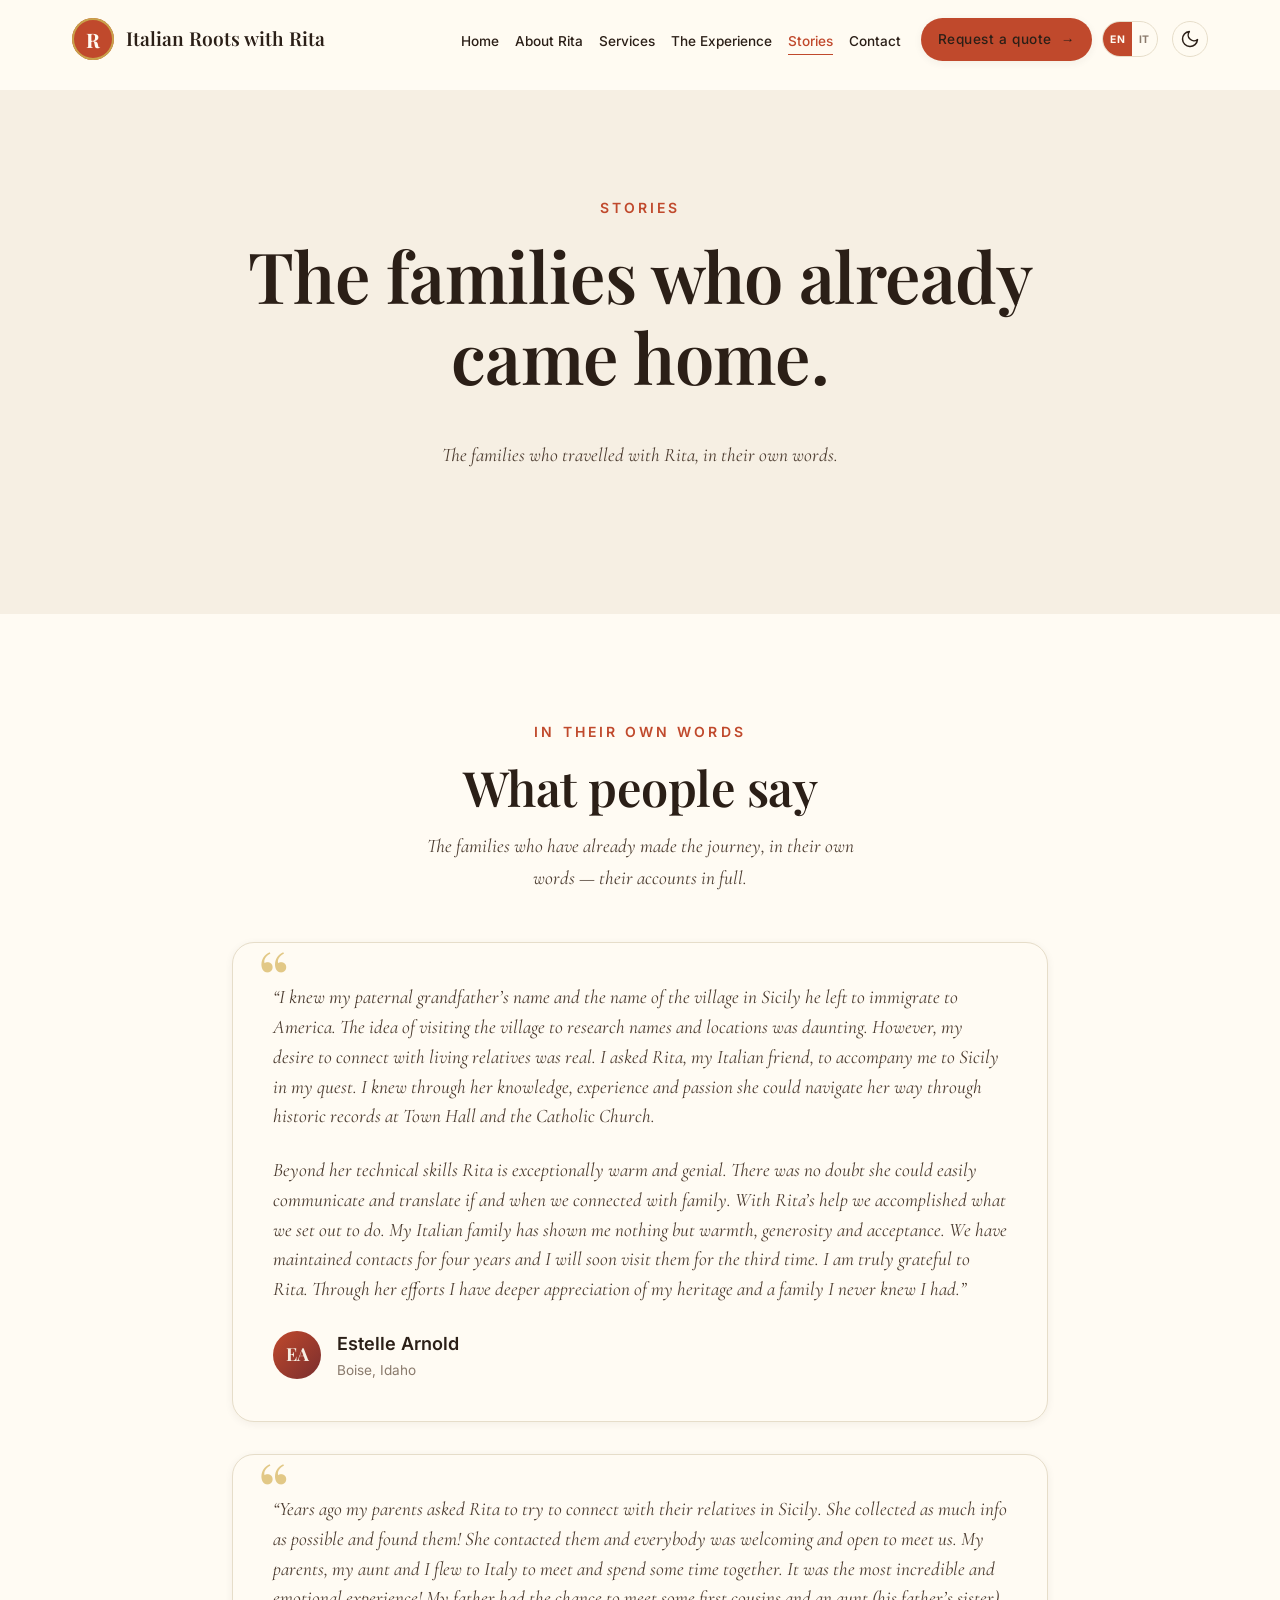
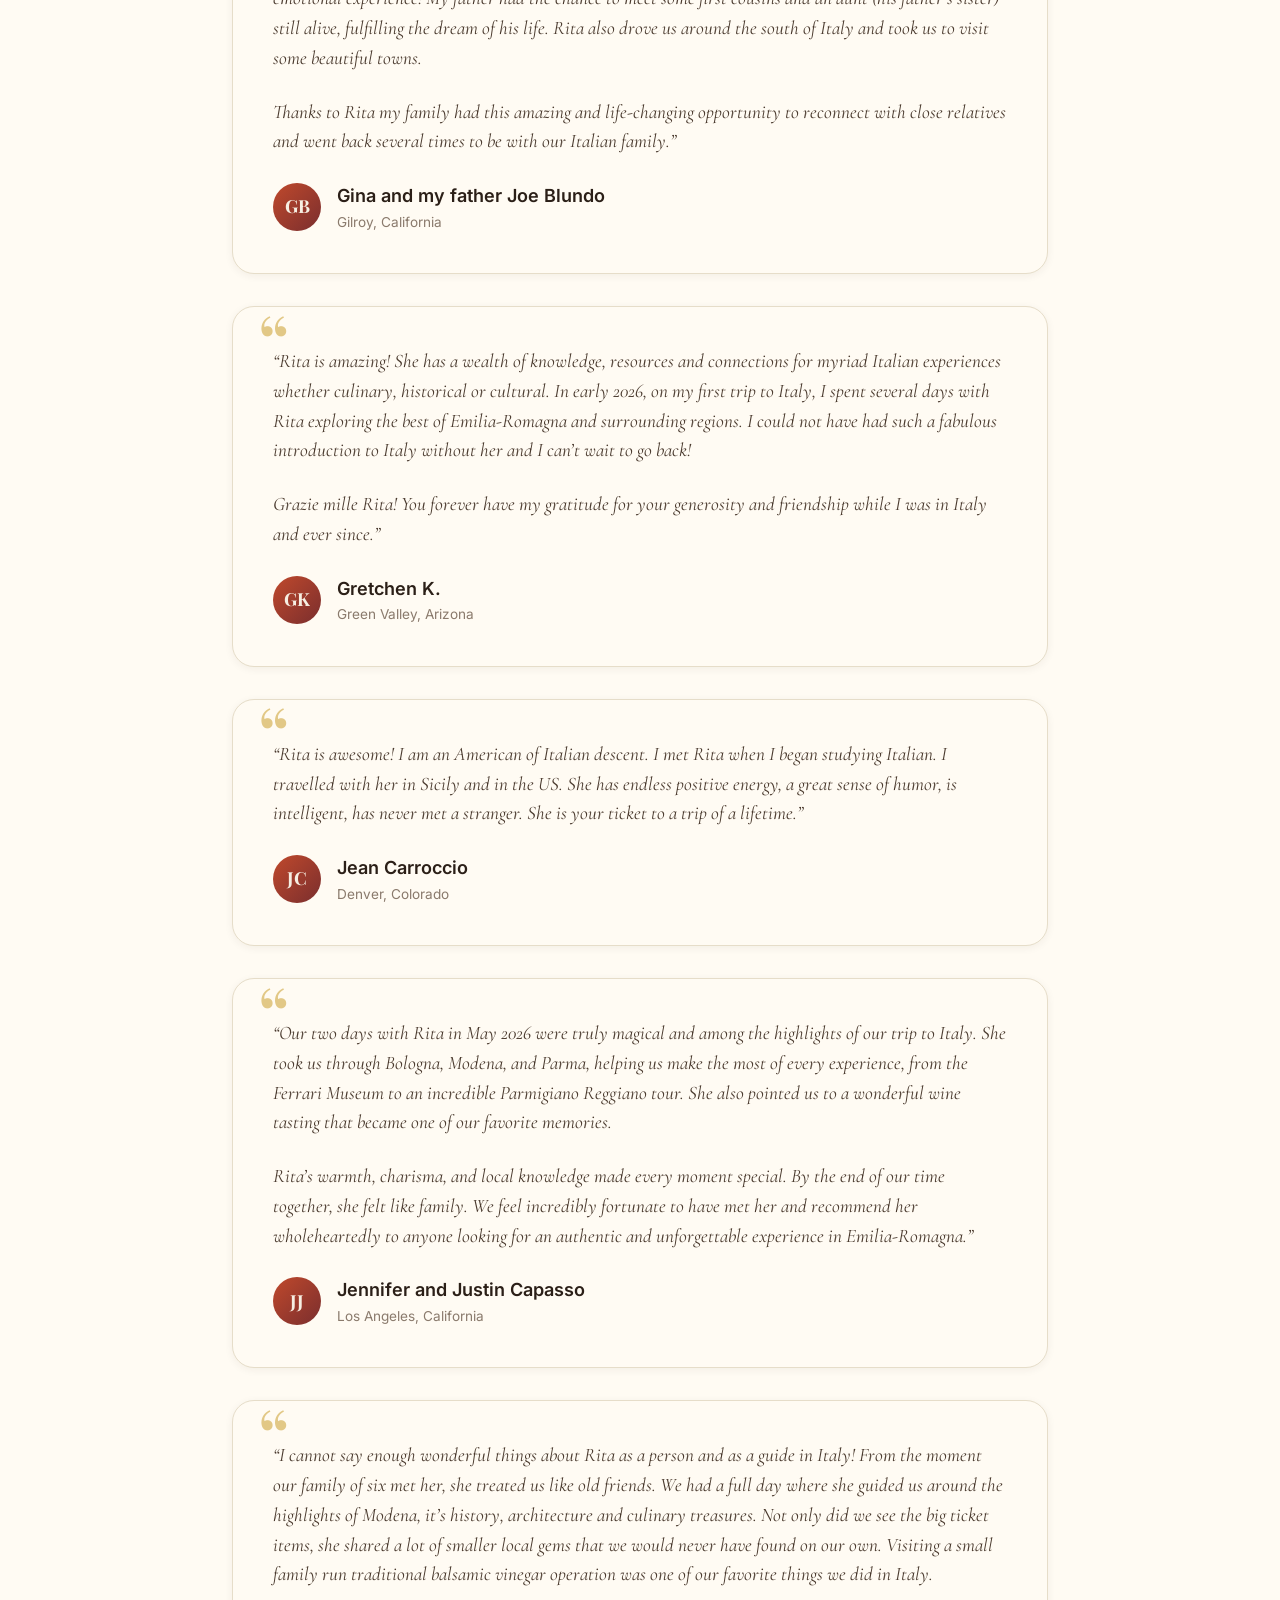
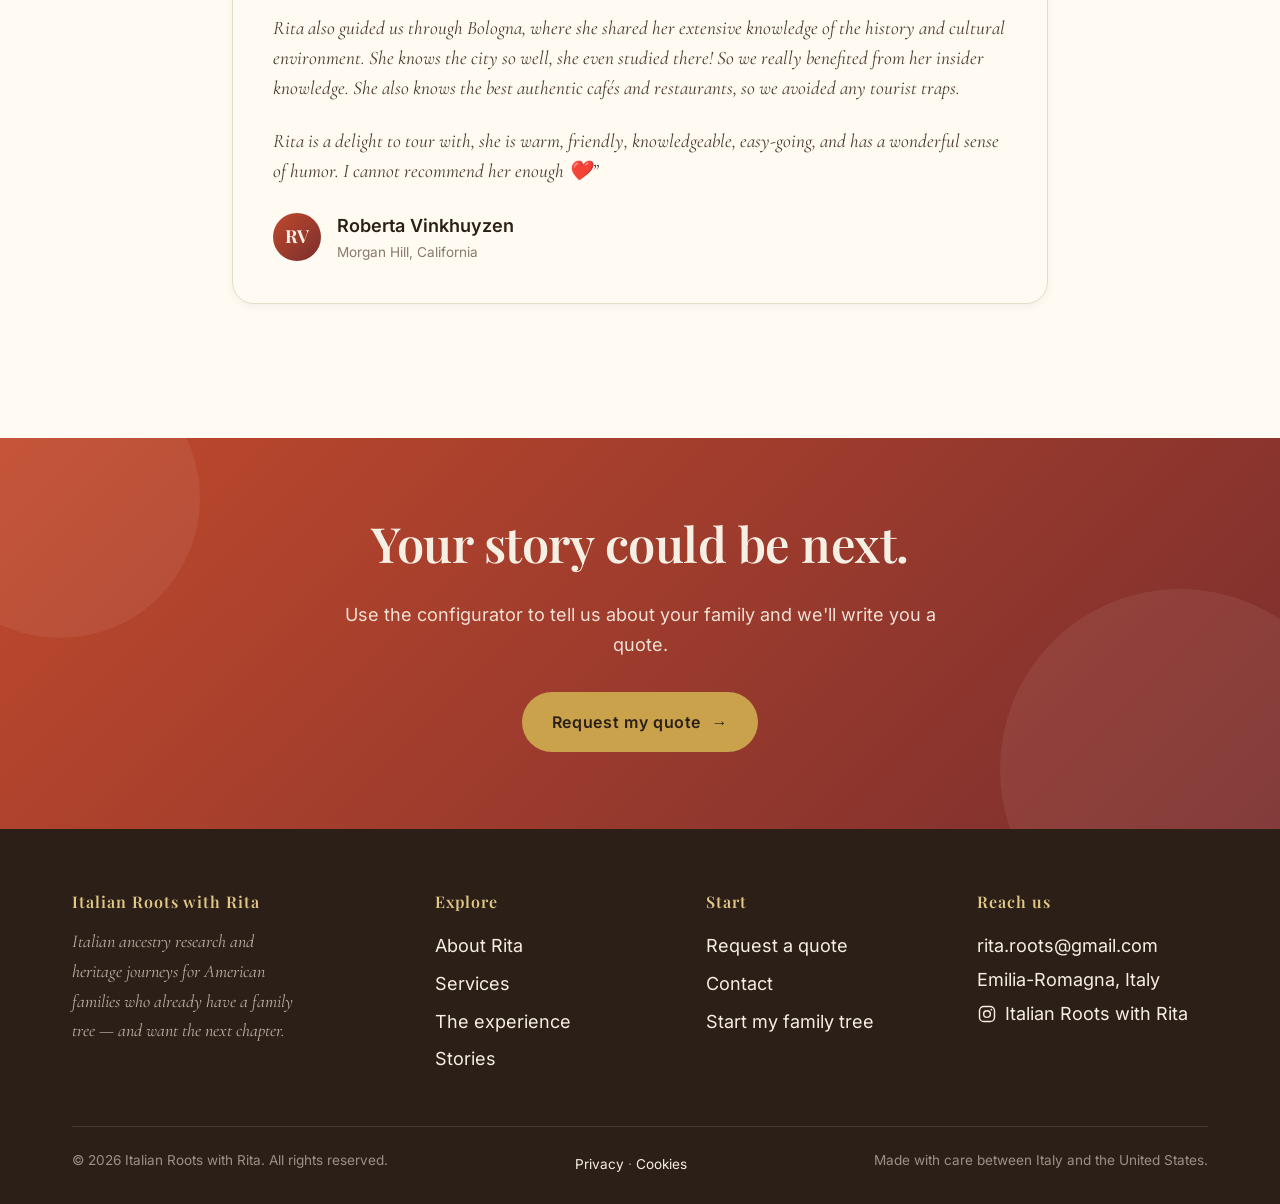
<file: testimonials.html>
<!DOCTYPE html>
<html lang="en">
<head>
  <meta charset="UTF-8" />
  <meta name="viewport" content="width=device-width, initial-scale=1.0" />
  <meta name="color-scheme" content="light dark" />
  <script>
    (function(){
      function apply(){
        try{
          if(localStorage.getItem("rr_theme")==="dark"){
            document.documentElement.setAttribute("data-theme","dark");
          }else{
            document.documentElement.removeAttribute("data-theme");
          }
        }catch(e){}
      }
      apply();
      window.addEventListener("pageshow", function(e){ if(e.persisted) apply(); });
      /* Le animazioni di ingresso (.reveal) partono da opacity:0 e vengono
         accese da main.js. Se lo script non arriva — rete lenta sul cellulare,
         blocco degli script, errore JS — senza questa classe foto e testi
         resterebbero invisibili per sempre. Il CSS nasconde .reveal solo
         quando trova html.js, quindi senza JS la pagina si vede tutta. */
      document.documentElement.className += " js";
    })();
  </script>
  <title>Stories — Families We've Helped Come Home</title>
  <meta name="description" content="Long-form stories from Italian-American families who have walked their ancestral villages with Rita Roncassaglia." />
  <link rel="icon" href="assets/img/favicon.svg" type="image/svg+xml" />
  <link rel="apple-touch-icon" href="assets/img/favicon.svg" />
  <meta property="og:type" content="website" />
  <meta property="og:title" content="Stories — Families We've Helped Come Home" />
  <meta property="og:description" content="Long-form stories from Italian-American families who have walked their ancestral villages with Rita Roncassaglia." />
  <meta property="og:image" content="https://rikybasket33.github.io/sito-rita/assets/img/og-card.png" />
  <meta property="og:locale" content="en_US" />
  <meta name="twitter:card" content="summary_large_image" />
  <meta name="twitter:title" content="Stories — Families We've Helped Come Home" />
  <meta name="twitter:description" content="Long-form stories from Italian-American families who have walked their ancestral villages with Rita Roncassaglia." />
  <meta name="twitter:image" content="https://rikybasket33.github.io/sito-rita/assets/img/og-card.png" />

  <link rel="stylesheet" href="assets/css/fonts.css">
  <link rel="stylesheet" href="assets/css/main.css" />
  <link rel="stylesheet" href="assets/css/responsive.css" />
</head>
<body>

  <a class="skip-link" href="#main">Skip to content</a>

  <header class="nav">
    <div class="container nav__inner">
      <a href="index.html" class="brand">
        <span class="brand__mark">R</span>
        <span>
          <span class="brand__name" data-biz="name">Italian Roots with Rita</span>
          <span class="brand__tagline" data-biz="tagline">Italian Ancestry & Heritage Journeys</span>
        </span>
      </a>
      <nav class="nav__group">
        <ul class="nav__links">
          <li><a href="index.html">Home</a></li>
          <li><a href="about.html">About Rita</a></li>
          <li><a href="services.html">Services</a></li>
          <li><a href="experience.html">The Experience</a></li>
          <li><a href="testimonials.html">Stories</a></li>
          <li><a href="contact.html">Contact</a></li>
          <li class="nav__cta"><a class="btn btn--primary" href="quote.html"><span>Request a quote</span> <span class="arrow">→</span></a></li>
        </ul>
        <div class="lang-switch" role="group" aria-label="Language / Lingua">
          <button class="lang-switch__btn is-active" type="button" data-lang="en" aria-pressed="true">EN</button>
          <button class="lang-switch__btn" type="button" data-lang="it" aria-pressed="false">IT</button>
        </div>
        <button class="theme-toggle" type="button" aria-label="Switch to dark mode" aria-pressed="false">
          <svg class="icon-moon" viewBox="0 0 24 24" fill="none" stroke="currentColor" stroke-width="1.8" stroke-linecap="round" stroke-linejoin="round" aria-hidden="true">
            <path d="M21 12.79A9 9 0 1 1 11.21 3 7 7 0 0 0 21 12.79z"/>
          </svg>
          <svg class="icon-sun" viewBox="0 0 24 24" fill="none" stroke="currentColor" stroke-width="1.8" stroke-linecap="round" stroke-linejoin="round" aria-hidden="true">
            <circle cx="12" cy="12" r="4"/>
            <path d="M12 2v2M12 20v2M4.93 4.93l1.41 1.41M17.66 17.66l1.41 1.41M2 12h2M20 12h2M4.93 19.07l1.41-1.41M17.66 6.34l1.41-1.41"/>
          </svg>
        </button>
        <button class="nav__toggle" aria-label="Menu" aria-expanded="false">
          <span></span><span></span><span></span>
        </button>
      </nav>
    </div>
  </header>

  <main class="page" id="main">

    <!-- ===================== HEADER ===================== -->
    <section class="section section--cream-deep">
      <div class="container container--narrow" style="text-align:center;">
        <span class="eyebrow eyebrow--center reveal">Stories</span>
        <h1 class="reveal">The families who already came home.</h1>
        <p class="section-subtitle reveal" style="margin-left:auto; margin-right:auto;">
          The families who travelled with Rita, in their own words.
        </p>
      </div>
    </section>

    <!-- ===================== WHAT PEOPLE SAY ===================== -->
    <section class="section">
      <div class="container container--narrow">
        <div style="text-align:center;">
          <span class="eyebrow eyebrow--center reveal">In their own words</span>
          <h2 class="section-title reveal">What people say</h2>
          <p class="section-subtitle reveal" style="margin-left:auto; margin-right:auto;">
            The families who have already made the journey, in their own words &mdash; their accounts in full.
          </p>
          <p class="reviews-note" lang="it">Le recensioni sono riportate in lingua originale, per non snaturare il contenuto di ciò che i visitatori hanno voluto esprimere.</p>
        </div>

        <div style="margin-top: 3rem;">
          <article class="testimonial reveal" style="margin-bottom: 2rem;">
            <p class="testimonial__body">&ldquo;I knew my paternal grandfather&rsquo;s name and the name of the village in Sicily he left to immigrate to America. The idea of visiting the village to research names and locations was daunting. However, my desire to connect with living relatives was real. I asked Rita, my Italian friend, to accompany me to Sicily in my quest. I knew through her knowledge, experience and passion she could navigate her way through historic records at Town Hall and the Catholic Church.</p>
            <p class="testimonial__body">Beyond her technical skills Rita is exceptionally warm and genial. There was no doubt she could easily communicate and translate if and when we connected with family. With Rita&rsquo;s help we accomplished what we set out to do. My Italian family has shown me nothing but warmth, generosity and acceptance. We have maintained contacts for four years and I will soon visit them for the third time. I am truly grateful to Rita. Through her efforts I have deeper appreciation of my heritage and a family I never knew I had.&rdquo;</p>
            <div class="testimonial__author">
              <div class="testimonial__avatar">EA</div>
              <div>
                <div class="testimonial__name">Estelle Arnold</div>
                <div class="testimonial__from">Boise, Idaho</div>
              </div>
            </div>
          </article>

          <article class="testimonial reveal" data-delay="80" style="margin-bottom: 2rem;">
            <p class="testimonial__body">&ldquo;Years ago my parents asked Rita to try to connect with their relatives in Sicily. She collected as much info as possible and found them! She contacted them and everybody was welcoming and open to meet us. My parents, my aunt and I flew to Italy to meet and spend some time together. It was the most incredible and emotional experience! My father had the chance to meet some first cousins and an aunt (his father&rsquo;s sister) still alive, fulfilling the dream of his life. Rita also drove us around the south of Italy and took us to visit some beautiful towns.</p>
            <p class="testimonial__body">Thanks to Rita my family had this amazing and life-changing opportunity to reconnect with close relatives and went back several times to be with our Italian family.&rdquo;</p>
            <div class="testimonial__author">
              <div class="testimonial__avatar">GB</div>
              <div>
                <div class="testimonial__name">Gina and my father Joe Blundo</div>
                <div class="testimonial__from">Gilroy, California</div>
              </div>
            </div>
          </article>

          <article class="testimonial reveal" data-delay="80" style="margin-bottom: 2rem;">
            <p class="testimonial__body">&ldquo;Rita is amazing! She has a wealth of knowledge, resources and connections for myriad Italian experiences whether culinary, historical or cultural. In early 2026, on my first trip to Italy, I spent several days with Rita exploring the best of Emilia-Romagna and surrounding regions. I could not have had such a fabulous introduction to Italy without her and I can&rsquo;t wait to go back!</p>
            <p class="testimonial__body">Grazie mille Rita! You forever have my gratitude for your generosity and friendship while I was in Italy and ever since.&rdquo;</p>
            <div class="testimonial__author">
              <div class="testimonial__avatar">GK</div>
              <div>
                <div class="testimonial__name">Gretchen K.</div>
                <div class="testimonial__from">Green Valley, Arizona</div>
              </div>
            </div>
          </article>

          <article class="testimonial reveal" data-delay="80" style="margin-bottom: 2rem;">
            <p class="testimonial__body">&ldquo;Rita is awesome! I am an American of Italian descent. I met Rita when I began studying Italian. I travelled with her in Sicily and in the US. She has endless positive energy, a great sense of humor, is intelligent, has never met a stranger. She is your ticket to a trip of a lifetime.&rdquo;</p>
            <div class="testimonial__author">
              <div class="testimonial__avatar">JC</div>
              <div>
                <div class="testimonial__name">Jean Carroccio</div>
                <div class="testimonial__from">Denver, Colorado</div>
              </div>
            </div>
          </article>

          <article class="testimonial reveal" data-delay="80" style="margin-bottom: 2rem;">
            <p class="testimonial__body">&ldquo;Our two days with Rita in May 2026 were truly magical and among the highlights of our trip to Italy. She took us through Bologna, Modena, and Parma, helping us make the most of every experience, from the Ferrari Museum to an incredible Parmigiano Reggiano tour. She also pointed us to a wonderful wine tasting that became one of our favorite memories.</p>
            <p class="testimonial__body">Rita&rsquo;s warmth, charisma, and local knowledge made every moment special. By the end of our time together, she felt like family. We feel incredibly fortunate to have met her and recommend her wholeheartedly to anyone looking for an authentic and unforgettable experience in Emilia-Romagna.&rdquo;</p>
            <div class="testimonial__author">
              <div class="testimonial__avatar">JJ</div>
              <div>
                <div class="testimonial__name">Jennifer and Justin Capasso</div>
                <div class="testimonial__from">Los Angeles, California</div>
              </div>
            </div>
          </article>

          <article class="testimonial reveal" data-delay="80" style="margin-bottom: 2rem;">
            <p class="testimonial__body">&ldquo;I cannot say enough wonderful things about Rita as a person and as a guide in Italy! From the moment our family of six met her, she treated us like old friends. We had a full day where she guided us around the highlights of Modena, it&rsquo;s history, architecture and culinary treasures. Not only did we see the big ticket items, she shared a lot of smaller local gems that we would never have found on our own. Visiting a small family run traditional balsamic vinegar operation was one of our favorite things we did in Italy.</p>
            <p class="testimonial__body">Rita also guided us through Bologna, where she shared her extensive knowledge of the history and cultural environment. She knows the city so well, she even studied there! So we really benefited from her insider knowledge. She also knows the best authentic caf&eacute;s and restaurants, so we avoided any tourist traps.</p>
            <p class="testimonial__body">Rita is a delight to tour with, she is warm, friendly, knowledgeable, easy-going, and has a wonderful sense of humor. I cannot recommend her enough &#10084;&#65039;&rdquo;</p>
            <div class="testimonial__author">
              <div class="testimonial__avatar">RV</div>
              <div>
                <div class="testimonial__name">Roberta Vinkhuyzen</div>
                <div class="testimonial__from">Morgan Hill, California</div>
              </div>
            </div>
          </article>
        </div>
      </div>
    </section>

    <!-- CTA -->
    <section class="cta-strip">
      <div class="container">
        <h2 class="reveal">Your story could be next.</h2>
        <p class="reveal">Use the configurator to tell us about your family and we'll write you a quote.</p>
        <a href="quote.html" class="btn btn--gold reveal">Request my quote <span class="arrow">→</span></a>
      </div>
    </section>

  </main>

  <footer class="footer">
    <div class="container">
      <div class="footer__grid">
        <div class="footer__brand">
          <h4 data-biz="name">Italian Roots with Rita</h4>
          <p>Italian ancestry research and heritage journeys for American families who already have a family tree — and want the next chapter.</p>
        </div>
        <div><h4>Explore</h4><ul>
          <li><a href="about.html">About Rita</a></li>
          <li><a href="services.html">Services</a></li>
          <li><a href="experience.html">The experience</a></li>
          <li><a href="testimonials.html">Stories</a></li>
        </ul></div>
        <div><h4>Start</h4><ul>
          <li><a href="quote.html">Request a quote</a></li>
          <li><a href="contact.html">Contact</a></li>
          <li><a href="contact.html#tree">Start my family tree</a></li>
        </ul></div>
        <div><h4>Reach us</h4><ul>
          <li><a href="#" data-biz="email">info@example.com</a></li>
          <li><span data-biz="location">Emilia-Romagna, Italy</span></li>
          <li><a class="footer__ig" data-biz="instagram" href="https://www.instagram.com/" target="_blank" rel="noopener me" aria-label="Italian Roots with Rita on Instagram"><svg viewBox="0 0 24 24" fill="none" stroke="currentColor" stroke-width="1.7" stroke-linecap="round" stroke-linejoin="round" aria-hidden="true"><rect x="3" y="3" width="18" height="18" rx="5.2"/><circle cx="12" cy="12" r="4"/><circle cx="17.3" cy="6.7" r="1.15" fill="currentColor" stroke="none"/></svg><span>Italian Roots with Rita</span></a></li>
        </ul></div>
      </div>
      <div class="footer__bottom">
        <span>© <span data-biz="year">2026</span> Italian Roots with Rita. <span>All rights reserved.</span></span>
        <span><a href="privacy.html">Privacy</a> &middot; <a href="cookies.html">Cookies</a></span>
        <span>Made with care between Italy and the United States.</span>
      </div>
    </div>
  </footer>

  <script src="assets/js/config.js"></script>
  <script src="assets/js/main.js"></script>
  <script src="assets/js/i18n-it.js"></script>
  <script src="assets/js/i18n.js"></script>
</body>
</html>
</file>
<file: assets/css/fonts.css>
/* Font ospitati in proprio: nessuna chiamata a Google dal browser del visitatore (GDPR).
   Sottoinsiemi latin e latin-ext. File .woff2 in assets/fonts/. */
/* latin-ext */
@font-face {
  font-family: 'Cormorant Garamond';
  font-style: italic;
  font-weight: 400 700;
  font-display: swap;
  src: url(../fonts/cormorantgaramond-co3ZmX5slCNuHLi8bLeY9MK7whWMhyjYrEtGmSq17w.woff2) format('woff2');
  unicode-range: U+0100-02BA, U+02BD-02C5, U+02C7-02CC, U+02CE-02D7, U+02DD-02FF, U+0304, U+0308, U+0329, U+1D00-1DBF, U+1E00-1E9F, U+1EF2-1EFF, U+2020, U+20A0-20AB, U+20AD-20C0, U+2113, U+2C60-2C7F, U+A720-A7FF;
}
/* latin */
@font-face {
  font-family: 'Cormorant Garamond';
  font-style: italic;
  font-weight: 400 700;
  font-display: swap;
  src: url(../fonts/cormorantgaramond-co3ZmX5slCNuHLi8bLeY9MK7whWMhyjYrEtImSo.woff2) format('woff2');
  unicode-range: U+0000-00FF, U+0131, U+0152-0153, U+02BB-02BC, U+02C6, U+02DA, U+02DC, U+0304, U+0308, U+0329, U+2000-206F, U+20AC, U+2122, U+2191, U+2193, U+2212, U+2215, U+FEFF, U+FFFD;
}
/* latin-ext */
@font-face {
  font-family: 'Cormorant Garamond';
  font-style: normal;
  font-weight: 400 700;
  font-display: swap;
  src: url(../fonts/cormorantgaramond-co3bmX5slCNuHLi8bLeY9MK7whWMhyjYp3tKgS4.woff2) format('woff2');
  unicode-range: U+0100-02BA, U+02BD-02C5, U+02C7-02CC, U+02CE-02D7, U+02DD-02FF, U+0304, U+0308, U+0329, U+1D00-1DBF, U+1E00-1E9F, U+1EF2-1EFF, U+2020, U+20A0-20AB, U+20AD-20C0, U+2113, U+2C60-2C7F, U+A720-A7FF;
}
/* latin */
@font-face {
  font-family: 'Cormorant Garamond';
  font-style: normal;
  font-weight: 400 700;
  font-display: swap;
  src: url(../fonts/cormorantgaramond-co3bmX5slCNuHLi8bLeY9MK7whWMhyjYqXtK.woff2) format('woff2');
  unicode-range: U+0000-00FF, U+0131, U+0152-0153, U+02BB-02BC, U+02C6, U+02DA, U+02DC, U+0304, U+0308, U+0329, U+2000-206F, U+20AC, U+2122, U+2191, U+2193, U+2212, U+2215, U+FEFF, U+FFFD;
}
/* latin-ext */
@font-face {
  font-family: 'Inter';
  font-style: normal;
  font-weight: 400;
  font-display: swap;
  src: url(../fonts/inter-UcC73FwrK3iLTeHuS_nVMrMxCp50SjIa25L7SUc.woff2) format('woff2');
  unicode-range: U+0100-02BA, U+02BD-02C5, U+02C7-02CC, U+02CE-02D7, U+02DD-02FF, U+0304, U+0308, U+0329, U+1D00-1DBF, U+1E00-1E9F, U+1EF2-1EFF, U+2020, U+20A0-20AB, U+20AD-20C0, U+2113, U+2C60-2C7F, U+A720-A7FF;
}
/* latin */
@font-face {
  font-family: 'Inter';
  font-style: normal;
  font-weight: 400;
  font-display: swap;
  src: url(../fonts/inter-UcC73FwrK3iLTeHuS_nVMrMxCp50SjIa1ZL7.woff2) format('woff2');
  unicode-range: U+0000-00FF, U+0131, U+0152-0153, U+02BB-02BC, U+02C6, U+02DA, U+02DC, U+0304, U+0308, U+0329, U+2000-206F, U+20AC, U+2122, U+2191, U+2193, U+2212, U+2215, U+FEFF, U+FFFD;
}
/* latin-ext */
@font-face {
  font-family: 'Inter';
  font-style: normal;
  font-weight: 500;
  font-display: swap;
  src: url(../fonts/inter-UcC73FwrK3iLTeHuS_nVMrMxCp50SjIa25L7SUc.woff2) format('woff2');
  unicode-range: U+0100-02BA, U+02BD-02C5, U+02C7-02CC, U+02CE-02D7, U+02DD-02FF, U+0304, U+0308, U+0329, U+1D00-1DBF, U+1E00-1E9F, U+1EF2-1EFF, U+2020, U+20A0-20AB, U+20AD-20C0, U+2113, U+2C60-2C7F, U+A720-A7FF;
}
/* latin */
@font-face {
  font-family: 'Inter';
  font-style: normal;
  font-weight: 500;
  font-display: swap;
  src: url(../fonts/inter-UcC73FwrK3iLTeHuS_nVMrMxCp50SjIa1ZL7.woff2) format('woff2');
  unicode-range: U+0000-00FF, U+0131, U+0152-0153, U+02BB-02BC, U+02C6, U+02DA, U+02DC, U+0304, U+0308, U+0329, U+2000-206F, U+20AC, U+2122, U+2191, U+2193, U+2212, U+2215, U+FEFF, U+FFFD;
}
/* latin-ext */
@font-face {
  font-family: 'Inter';
  font-style: normal;
  font-weight: 600;
  font-display: swap;
  src: url(../fonts/inter-UcC73FwrK3iLTeHuS_nVMrMxCp50SjIa25L7SUc.woff2) format('woff2');
  unicode-range: U+0100-02BA, U+02BD-02C5, U+02C7-02CC, U+02CE-02D7, U+02DD-02FF, U+0304, U+0308, U+0329, U+1D00-1DBF, U+1E00-1E9F, U+1EF2-1EFF, U+2020, U+20A0-20AB, U+20AD-20C0, U+2113, U+2C60-2C7F, U+A720-A7FF;
}
/* latin */
@font-face {
  font-family: 'Inter';
  font-style: normal;
  font-weight: 600;
  font-display: swap;
  src: url(../fonts/inter-UcC73FwrK3iLTeHuS_nVMrMxCp50SjIa1ZL7.woff2) format('woff2');
  unicode-range: U+0000-00FF, U+0131, U+0152-0153, U+02BB-02BC, U+02C6, U+02DA, U+02DC, U+0304, U+0308, U+0329, U+2000-206F, U+20AC, U+2122, U+2191, U+2193, U+2212, U+2215, U+FEFF, U+FFFD;
}
/* latin-ext */
@font-face {
  font-family: 'Inter';
  font-style: normal;
  font-weight: 700;
  font-display: swap;
  src: url(../fonts/inter-UcC73FwrK3iLTeHuS_nVMrMxCp50SjIa25L7SUc.woff2) format('woff2');
  unicode-range: U+0100-02BA, U+02BD-02C5, U+02C7-02CC, U+02CE-02D7, U+02DD-02FF, U+0304, U+0308, U+0329, U+1D00-1DBF, U+1E00-1E9F, U+1EF2-1EFF, U+2020, U+20A0-20AB, U+20AD-20C0, U+2113, U+2C60-2C7F, U+A720-A7FF;
}
/* latin */
@font-face {
  font-family: 'Inter';
  font-style: normal;
  font-weight: 700;
  font-display: swap;
  src: url(../fonts/inter-UcC73FwrK3iLTeHuS_nVMrMxCp50SjIa1ZL7.woff2) format('woff2');
  unicode-range: U+0000-00FF, U+0131, U+0152-0153, U+02BB-02BC, U+02C6, U+02DA, U+02DC, U+0304, U+0308, U+0329, U+2000-206F, U+20AC, U+2122, U+2191, U+2193, U+2212, U+2215, U+FEFF, U+FFFD;
}
/* latin-ext */
@font-face {
  font-family: 'Playfair Display';
  font-style: italic;
  font-weight: 400 700;
  font-display: swap;
  src: url(../fonts/playfairdisplay-nuFkD-vYSZviVYUb_rj3ij__anPXDTnojEk72xU.woff2) format('woff2');
  unicode-range: U+0100-02BA, U+02BD-02C5, U+02C7-02CC, U+02CE-02D7, U+02DD-02FF, U+0304, U+0308, U+0329, U+1D00-1DBF, U+1E00-1E9F, U+1EF2-1EFF, U+2020, U+20A0-20AB, U+20AD-20C0, U+2113, U+2C60-2C7F, U+A720-A7FF;
}
/* latin */
@font-face {
  font-family: 'Playfair Display';
  font-style: italic;
  font-weight: 400 700;
  font-display: swap;
  src: url(../fonts/playfairdisplay-nuFkD-vYSZviVYUb_rj3ij__anPXDTnogkk7.woff2) format('woff2');
  unicode-range: U+0000-00FF, U+0131, U+0152-0153, U+02BB-02BC, U+02C6, U+02DA, U+02DC, U+0304, U+0308, U+0329, U+2000-206F, U+20AC, U+2122, U+2191, U+2193, U+2212, U+2215, U+FEFF, U+FFFD;
}
/* latin-ext */
@font-face {
  font-family: 'Playfair Display';
  font-style: normal;
  font-weight: 400 700;
  font-display: swap;
  src: url(../fonts/playfairdisplay-nuFiD-vYSZviVYUb_rj3ij__anPXDTLYgFE_.woff2) format('woff2');
  unicode-range: U+0100-02BA, U+02BD-02C5, U+02C7-02CC, U+02CE-02D7, U+02DD-02FF, U+0304, U+0308, U+0329, U+1D00-1DBF, U+1E00-1E9F, U+1EF2-1EFF, U+2020, U+20A0-20AB, U+20AD-20C0, U+2113, U+2C60-2C7F, U+A720-A7FF;
}
/* latin */
@font-face {
  font-family: 'Playfair Display';
  font-style: normal;
  font-weight: 400 700;
  font-display: swap;
  src: url(../fonts/playfairdisplay-nuFiD-vYSZviVYUb_rj3ij__anPXDTzYgA.woff2) format('woff2');
  unicode-range: U+0000-00FF, U+0131, U+0152-0153, U+02BB-02BC, U+02C6, U+02DA, U+02DC, U+0304, U+0308, U+0329, U+2000-206F, U+20AC, U+2122, U+2191, U+2193, U+2212, U+2215, U+FEFF, U+FFFD;
}
</file>
<file: assets/css/main.css>
/* =============================================================
   ROOT TOKENS — Tuscan / Italian heritage palette
   ============================================================= */
:root {
  /* Colors */
  --c-terracotta: #C0492C;
  --c-terracotta-deep: #9A3A23;
  --c-cream: #F6EFE3;
  --c-cream-soft: #FBF7EE;
  --c-ivory: #FFFBF3;
  --c-olive: #6E7F4F;
  --c-olive-deep: #54623C;
  --c-wine: #7A2E2E;
  --c-wine-deep: #5B2020;
  --c-gold: #C9A24B;
  --c-gold-soft: #E2C886;
  --c-ink: #2B1F17;
  --c-ink-soft: #4A3A2E;
  --c-muted: #8A7A6C;
  --c-line: #E6DDC9;

  /* Typography */
  --f-display: "Playfair Display", "Cormorant Garamond", Georgia, serif;
  --f-accent: "Cormorant Garamond", Georgia, serif;
  --f-body: "Inter", "Helvetica Neue", Arial, sans-serif;

  /* Sizing — generous for older readers */
  --fs-xxxl: clamp(2.6rem, 5.5vw, 4.6rem);
  --fs-xxl:  clamp(2rem, 3.8vw, 3.2rem);
  --fs-xl:   clamp(1.5rem, 2.4vw, 2.1rem);
  --fs-l:    clamp(1.2rem, 1.5vw, 1.4rem);
  --fs-m:    1.125rem;
  --fs-s:    1rem;
  --fs-xs:   0.875rem;

  /* Layout */
  --container: 1200px;
  --container-narrow: 880px;
  --radius-s: 6px;
  --radius-m: 12px;
  --radius-l: 22px;

  /* Shadows — soft and warm, never harsh */
  --shadow-s: 0 2px 8px rgba(43, 31, 23, 0.06);
  --shadow-m: 0 10px 30px rgba(43, 31, 23, 0.10);
  --shadow-l: 0 24px 60px rgba(43, 31, 23, 0.15);

  /* Motion */
  --ease: cubic-bezier(0.22, 0.61, 0.36, 1);
  --t-fast: 180ms;
  --t-med: 380ms;
  --t-slow: 720ms;
}

/* =============================================================
   RESET / BASE
   ============================================================= */
*, *::before, *::after { box-sizing: border-box; }

html {
  scroll-behavior: smooth;
  /* La barra in alto e' fissa: senza questo, saltando a un
     ancoraggio (#driving, #journey, #tree...) il titolo finisce sotto. */
  scroll-padding-top: 6rem;
}

body {
  margin: 0;
  font-family: var(--f-body);
  font-size: var(--fs-m);
  line-height: 1.65;
  color: var(--c-ink);
  background: var(--c-ivory);
  -webkit-font-smoothing: antialiased;
  text-rendering: optimizeLegibility;
}

img, svg { max-width: 100%; display: block; }

h1, h2, h3, h4 {
  font-family: var(--f-display);
  font-weight: 600;
  color: var(--c-ink);
  line-height: 1.15;
  letter-spacing: -0.01em;
  margin: 0 0 0.6em;
}

h1 { font-size: var(--fs-xxxl); }
h2 { font-size: var(--fs-xxl); }
h3 { font-size: var(--fs-xl); }
h4 { font-size: var(--fs-l); }

p { margin: 0 0 1em; }

a {
  color: var(--c-wine);
  text-decoration: none;
  transition: color var(--t-fast) var(--ease);
}
a:hover { color: var(--c-terracotta); }

::selection { background: var(--c-gold-soft); color: var(--c-ink); }

/* =============================================================
   LAYOUT HELPERS
   ============================================================= */
.container {
  width: 100%;
  max-width: var(--container);
  margin: 0 auto;
  padding: 0 clamp(1rem, 3vw, 2rem);
}
.container--narrow { max-width: var(--container-narrow); }

.section {
  padding: clamp(4rem, 8vw, 7rem) 0;
  position: relative;
}
.section--tight { padding: clamp(2.5rem, 5vw, 4rem) 0; }
.section--cream { background: var(--c-cream-soft); }
.section--cream-deep { background: var(--c-cream); }
.section--dark {
  background: var(--c-ink);
  color: var(--c-cream);
}
.section--dark h1, .section--dark h2, .section--dark h3, .section--dark h4 { color: var(--c-cream); }
.section--dark a { color: var(--c-gold-soft); }

.eyebrow {
  display: inline-block;
  font-family: var(--f-body);
  font-size: var(--fs-xs);
  text-transform: uppercase;
  letter-spacing: 0.22em;
  color: var(--c-terracotta);
  font-weight: 600;
  margin-bottom: 1rem;
  position: relative;
  padding-left: 2.4rem;
}
.eyebrow::before {
  content: "";
  position: absolute;
  left: 0; top: 50%;
  width: 1.8rem; height: 1px;
  background: var(--c-terracotta);
  transform: translateY(-50%);
}
.section--dark .eyebrow { color: var(--c-gold-soft); }
.section--dark .eyebrow::before { background: var(--c-gold-soft); }

.section-title {
  margin-bottom: 1rem;
}
.section-subtitle {
  font-family: var(--f-accent);
  font-size: var(--fs-l);
  color: var(--c-ink-soft);
  font-style: italic;
  max-width: 56ch;
  margin-bottom: 2.5rem;
}
.section--dark .section-subtitle { color: var(--c-cream); opacity: 0.85; }

/* =============================================================
   BUTTONS
   ============================================================= */
.btn {
  display: inline-flex;
  align-items: center;
  gap: 0.65em;
  font-family: var(--f-body);
  font-size: var(--fs-s);
  font-weight: 600;
  letter-spacing: 0.04em;
  padding: 1rem 1.8rem;
  border-radius: 999px;
  border: 1px solid transparent;
  cursor: pointer;
  text-decoration: none;
  transition: transform var(--t-fast) var(--ease),
              background var(--t-med) var(--ease),
              color var(--t-med) var(--ease),
              box-shadow var(--t-med) var(--ease);
  white-space: nowrap;
}
.btn:hover { transform: translateY(-2px); }
.btn:active { transform: translateY(0); }

.btn--primary {
  background: var(--c-terracotta);
  color: var(--c-ivory);
  box-shadow: var(--shadow-s);
}
.btn--primary:hover {
  background: var(--c-terracotta-deep);
  color: var(--c-ivory);
  box-shadow: var(--shadow-m);
}

.btn--ghost {
  background: transparent;
  color: var(--c-ink);
  border-color: var(--c-ink);
}
.btn--ghost:hover {
  background: var(--c-ink);
  color: var(--c-ivory);
}
.section--dark .btn--ghost {
  color: var(--c-cream);
  border-color: var(--c-cream);
}
.section--dark .btn--ghost:hover {
  background: var(--c-cream);
  color: var(--c-ink);
}

.btn--gold {
  background: var(--c-gold);
  color: var(--c-ink);
}
.btn--gold:hover { background: var(--c-gold-soft); }

.btn--wide {
  width: 100%;
  justify-content: center;
}

.btn .arrow {
  display: inline-block;
  transition: transform var(--t-med) var(--ease);
}
.btn:hover .arrow { transform: translateX(4px); }

/* =============================================================
   NAVIGATION
   ============================================================= */
.nav {
  position: fixed;
  top: 0; left: 0; right: 0;
  z-index: 100;
  padding: 1.1rem 0;
  background: rgba(255, 251, 243, 0.85);
  backdrop-filter: saturate(140%) blur(14px);
  -webkit-backdrop-filter: saturate(140%) blur(14px);
  border-bottom: 1px solid transparent;
  transition: padding var(--t-med) var(--ease),
              background var(--t-med) var(--ease),
              border-color var(--t-med) var(--ease);
}
.nav--scrolled {
  padding: 0.7rem 0;
  border-bottom-color: var(--c-line);
  box-shadow: var(--shadow-s);
}

.nav__inner {
  display: flex;
  align-items: center;
  justify-content: space-between;
  gap: 2rem;
}

.brand {
  display: flex;
  align-items: center;
  gap: 0.75rem;
  text-decoration: none;
  color: var(--c-ink);
}
.brand__mark {
  width: 42px; height: 42px;
  border-radius: 50%;
  background: var(--c-terracotta);
  display: grid; place-items: center;
  color: var(--c-ivory);
  font-family: var(--f-display);
  font-weight: 700;
  font-size: 1.25rem;
  letter-spacing: -0.02em;
  box-shadow: inset 0 0 0 2px var(--c-gold);
}
.brand__name {
  font-family: var(--f-display);
  font-size: 1.2rem;
  font-weight: 600;
  line-height: 1.05;
}
.brand__tagline {
  display: block;
  font-family: var(--f-body);
  font-size: 0.72rem;
  letter-spacing: 0.18em;
  text-transform: uppercase;
  color: var(--c-muted);
  font-weight: 500;
  margin-top: 2px;
}

.nav__links {
  display: flex;
  align-items: center;
  gap: 2rem;
  list-style: none;
  padding: 0; margin: 0;
}
.nav__links a {
  color: var(--c-ink);
  font-weight: 500;
  font-size: 0.95rem;
  position: relative;
  padding: 0.3rem 0;
}
.nav__links a::after {
  content: "";
  position: absolute;
  left: 0; bottom: -2px;
  height: 1px; width: 0;
  background: var(--c-terracotta);
  transition: width var(--t-med) var(--ease);
}
.nav__links a:hover { color: var(--c-terracotta); }
.nav__links a:hover::after,
.nav__links a.is-active::after { width: 100%; }
.nav__links a.is-active { color: var(--c-terracotta); }

.nav__cta { margin-left: 0.5rem; }

.nav__group {
  display: flex;
  align-items: center;
  gap: 0.5rem;
}

.nav__toggle {
  display: none;
  background: none;
  border: 0;
  width: 44px; height: 44px;
  cursor: pointer;
  padding: 0;
}
.nav__toggle span {
  display: block;
  width: 24px; height: 2px;
  background: var(--c-ink);
  margin: 5px auto;
  transition: transform var(--t-med) var(--ease), opacity var(--t-fast) var(--ease);
}
.nav--open .nav__toggle span:nth-child(1) { transform: translateY(7px) rotate(45deg); }
.nav--open .nav__toggle span:nth-child(2) { opacity: 0; }
.nav--open .nav__toggle span:nth-child(3) { transform: translateY(-7px) rotate(-45deg); }

/* Pushes content below the fixed nav */
.page { padding-top: 90px; }

/* =============================================================
   HERO
   ============================================================= */
.hero {
  position: relative;
  min-height: calc(100vh - 90px);
  display: flex;
  align-items: center;
  overflow: hidden;
  background:
    radial-gradient(ellipse at 80% 20%, rgba(201, 162, 75, 0.18), transparent 60%),
    radial-gradient(ellipse at 10% 80%, rgba(192, 73, 44, 0.12), transparent 60%),
    linear-gradient(180deg, var(--c-ivory) 0%, var(--c-cream) 100%);
}

.hero__bg {
  position: absolute;
  inset: 0;
  pointer-events: none;
  z-index: 0;
}
.hero__bg svg,
.hero__bg img { width: 100%; height: 100%; object-fit: cover; }

.hero__inner {
  position: relative;
  z-index: 2;
  display: grid;
  grid-template-columns: 1.1fr 0.9fr;
  gap: clamp(2rem, 5vw, 5rem);
  align-items: center;
  padding: clamp(3rem, 6vw, 5rem) 0;
}

.hero__title {
  font-size: clamp(2.8rem, 6.5vw, 5.4rem);
  line-height: 1.02;
  margin-bottom: 1.4rem;
}
.hero__title .italic {
  font-family: var(--f-accent);
  font-style: italic;
  font-weight: 500;
  color: var(--c-terracotta);
}
.hero__title .underline {
  position: relative;
  white-space: nowrap;
}
.hero__title .underline::after {
  content: "";
  position: absolute;
  left: 0; right: 0; bottom: -0.08em;
  height: 0.18em;
  background: var(--c-gold);
  opacity: 0.45;
  border-radius: 4px;
  transform-origin: left;
  animation: underline-grow 1.4s var(--ease) 1s both;
}
@keyframes underline-grow {
  from { transform: scaleX(0); }
  to   { transform: scaleX(1); }
}

.hero__lead {
  font-family: var(--f-accent);
  font-size: clamp(1.2rem, 1.7vw, 1.5rem);
  color: var(--c-ink-soft);
  font-style: italic;
  max-width: 32ch;
  margin-bottom: 2rem;
}

.hero__ctas {
  display: flex;
  flex-wrap: wrap;
  gap: 1rem;
  margin-bottom: 2.5rem;
}
/* Un solo pulsante, lungo quanto la colonna del testo */
.hero__ctas--single { display: block; }
.hero__ctas--single .btn { max-width: 520px; }

.hero__stats {
  display: flex;
  gap: clamp(1.5rem, 3vw, 3rem);
  margin-top: 1rem;
  flex-wrap: wrap;
}
.stat__num {
  font-family: var(--f-display);
  font-size: 2.2rem;
  color: var(--c-terracotta);
  line-height: 1;
  font-weight: 600;
}
.stat__lab {
  font-size: 0.82rem;
  text-transform: uppercase;
  letter-spacing: 0.15em;
  color: var(--c-muted);
  margin-top: 0.4rem;
}

/* Hero portrait card */
.hero__visual {
  position: relative;
  aspect-ratio: 4/5;
  border-radius: var(--radius-l);
  overflow: hidden;
  box-shadow: var(--shadow-l);
  background:
    linear-gradient(180deg, rgba(43, 31, 23, 0) 40%, rgba(43, 31, 23, 0.55) 100%),
    linear-gradient(135deg, var(--c-olive) 0%, var(--c-olive-deep) 100%);
}
.hero__visual::before {
  content: "";
  position: absolute; inset: 0;
  background:
    radial-gradient(circle at 30% 30%, rgba(255, 251, 243, 0.20), transparent 50%),
    repeating-linear-gradient(45deg, rgba(255, 251, 243, 0.04) 0 2px, transparent 2px 8px);
}
.hero__visual-caption {
  position: absolute;
  left: 1.5rem; right: 1.5rem; bottom: 1.5rem;
  color: var(--c-cream);
  font-family: var(--f-accent);
  font-style: italic;
  font-size: 1.15rem;
  z-index: 2;
  line-height: 1.3;
}
.hero__visual-caption strong {
  display: block;
  font-family: var(--f-display);
  font-style: normal;
  font-size: 1.4rem;
  margin-bottom: 0.3rem;
  color: var(--c-cream);
}

/* Floating ornaments on the hero portrait */
.hero__visual .ornament {
  position: absolute;
  z-index: 1;
  opacity: 0.55;
}
.hero__visual .ornament--top    { top: 1.2rem; left: 1.2rem; width: 56px; }
.hero__visual .ornament--bottom { bottom: 5rem; right: 1.2rem; width: 64px; }

/* Scroll cue */
.scroll-cue {
  position: absolute;
  left: 50%; bottom: 1.8rem;
  transform: translateX(-50%);
  display: flex;
  flex-direction: column;
  align-items: center;
  gap: 0.5rem;
  font-size: 0.75rem;
  text-transform: uppercase;
  letter-spacing: 0.25em;
  color: var(--c-muted);
  z-index: 3;
}
.scroll-cue::after {
  content: "";
  width: 1px; height: 36px;
  background: linear-gradient(180deg, var(--c-muted), transparent);
  animation: cue-pulse 2s ease-in-out infinite;
}
@keyframes cue-pulse {
  0%, 100% { opacity: 0.4; transform: scaleY(0.8); }
  50%      { opacity: 1; transform: scaleY(1.1); }
}

/* =============================================================
   FEATURE / STORY GRID
   ============================================================= */
.feature-grid {
  display: grid;
  grid-template-columns: repeat(auto-fit, minmax(260px, 1fr));
  gap: 1.8rem;
}
.feature {
  background: var(--c-ivory);
  border: 1px solid var(--c-line);
  border-radius: var(--radius-m);
  padding: 2rem 1.8rem;
  transition: transform var(--t-med) var(--ease),
              box-shadow var(--t-med) var(--ease),
              border-color var(--t-med) var(--ease);
  position: relative;
  overflow: hidden;
}
.feature:hover {
  transform: translateY(-6px);
  box-shadow: var(--shadow-m);
  border-color: var(--c-gold-soft);
}
.feature__icon {
  width: 54px; height: 54px;
  border-radius: 50%;
  background: var(--c-cream);
  display: grid; place-items: center;
  margin-bottom: 1.4rem;
  color: var(--c-terracotta);
}
.feature__title {
  font-size: 1.35rem;
  margin-bottom: 0.5rem;
}
.feature__body {
  color: var(--c-ink-soft);
  font-size: 0.98rem;
  line-height: 1.6;
}

/* =============================================================
   PACKAGE CARDS
   ============================================================= */
.packages {
  display: grid;
  grid-template-columns: repeat(auto-fit, minmax(320px, 1fr));
  gap: 2rem;
}
.package {
  position: relative;
  background: var(--c-ivory);
  border-radius: var(--radius-l);
  padding: 2.5rem 2rem;
  border: 1px solid var(--c-line);
  display: flex;
  flex-direction: column;
  box-shadow: var(--shadow-s);
  transition: transform var(--t-med) var(--ease), box-shadow var(--t-med) var(--ease);
}
.package:hover {
  transform: translateY(-4px);
  box-shadow: var(--shadow-l);
}
.package--featured {
  background: linear-gradient(160deg, var(--c-cream-soft) 0%, var(--c-ivory) 100%);
  border-color: var(--c-gold);
}
.package__ribbon {
  position: absolute;
  top: 1.4rem; right: -0.6rem;
  background: var(--c-gold);
  color: var(--c-ink);
  font-size: 0.72rem;
  font-weight: 700;
  letter-spacing: 0.18em;
  text-transform: uppercase;
  padding: 0.4rem 0.9rem;
  border-radius: 4px 0 0 4px;
  box-shadow: var(--shadow-s);
}
.package__name {
  font-size: 1.7rem;
  margin-bottom: 0.4rem;
}
.package__sub {
  font-family: var(--f-accent);
  font-style: italic;
  color: var(--c-ink-soft);
  margin-bottom: 1.5rem;
}
.package__list {
  list-style: none;
  padding: 0; margin: 0 0 2rem;
  display: grid;
  gap: 0.7rem;
  flex-grow: 1;
}
.package__list li {
  position: relative;
  padding-left: 1.8rem;
  color: var(--c-ink-soft);
  font-size: 0.98rem;
}
.package__list li::before {
  content: "";
  position: absolute;
  left: 0; top: 0.55em;
  width: 10px; height: 10px;
  border: 2px solid var(--c-olive);
  border-top: 0; border-right: 0;
  transform: rotate(-45deg);
}
.package__note {
  font-size: 0.85rem;
  color: var(--c-muted);
  border-top: 1px dashed var(--c-line);
  padding-top: 1rem;
  margin-top: auto;
  margin-bottom: 1.4rem;
  font-style: italic;
}

/* =============================================================
   TESTIMONIALS
   ============================================================= */
.testimonial {
  background: var(--c-ivory);
  border-radius: var(--radius-l);
  padding: 2.5rem;
  border: 1px solid var(--c-line);
  position: relative;
  box-shadow: var(--shadow-s);
  transition: transform var(--t-med) var(--ease), box-shadow var(--t-med) var(--ease);
}
.testimonial:hover {
  transform: translateY(-4px);
  box-shadow: var(--shadow-m);
}
.testimonial::before {
  content: "\201C";
  position: absolute;
  top: -0.4rem; left: 1.5rem;
  font-family: var(--f-display);
  font-size: 5rem;
  color: var(--c-gold-soft);
  line-height: 1;
}
.testimonial__body {
  font-family: var(--f-accent);
  font-style: italic;
  font-size: 1.2rem;
  line-height: 1.55;
  color: var(--c-ink-soft);
  margin-bottom: 1.5rem;
}
.testimonial__author {
  display: flex;
  align-items: center;
  gap: 1rem;
}
.testimonial__avatar {
  width: 48px; height: 48px;
  border-radius: 50%;
  background: linear-gradient(135deg, var(--c-terracotta), var(--c-wine));
  color: var(--c-cream);
  display: grid; place-items: center;
  font-family: var(--f-display);
  font-weight: 700;
}
.testimonial__name {
  font-weight: 600;
  font-family: var(--f-body);
}
.testimonial__from {
  font-size: 0.85rem;
  color: var(--c-muted);
}

.testimonials-grid {
  display: grid;
  grid-template-columns: repeat(auto-fit, minmax(310px, 1fr));
  gap: 1.8rem;
}

/* Nota "recensioni in lingua originale": esiste solo nel sito italiano.
   i18n.js imposta <html lang>, quindi in inglese resta nascosta. */
.reviews-note {
  font-family: var(--f-accent);
  font-style: italic;
  font-size: 1.1rem;
  color: var(--c-ink-soft);
  max-width: 60ch;
  margin: 1rem auto 0;
  text-align: center;
}
html:not([lang="it"]) .reviews-note { display: none; }

/* =============================================================
   PROCESS STEPS
   ============================================================= */
.steps {
  counter-reset: step;
  display: grid;
  gap: 2rem;
}
.step {
  display: grid;
  grid-template-columns: auto 1fr;
  gap: 2rem;
  align-items: start;
  padding: 2rem 0;
  border-bottom: 1px solid var(--c-line);
  position: relative;
}
.step:last-child { border-bottom: 0; }
.step__num {
  counter-increment: step;
  font-family: var(--f-display);
  font-size: 4rem;
  line-height: 1;
  color: var(--c-terracotta);
  opacity: 0.85;
  position: relative;
}
.step__num::after {
  content: counter(step, decimal-leading-zero);
}
.step__title {
  font-size: 1.6rem;
  margin-bottom: 0.6rem;
}
.step__body {
  color: var(--c-ink-soft);
  max-width: 60ch;
}

/* =============================================================
   PROFILE BLOCK (About Rita)
   ============================================================= */
.profile {
  display: grid;
  grid-template-columns: 0.9fr 1.1fr;
  gap: clamp(2rem, 5vw, 5rem);
  align-items: center;
}
.profile__media {
  position: relative;
  width: 100%;          /* see media-frame note: prevents 0-width collapse
                           in a single-column (mobile) grid */
  aspect-ratio: 4/5;
  border-radius: var(--radius-l);
  overflow: hidden;
  box-shadow: var(--shadow-l);
  background:
    linear-gradient(160deg, var(--c-wine) 0%, var(--c-wine-deep) 100%);
}
.profile__media::after {
  content: "RR";
  position: absolute;
  inset: 0;
  display: grid; place-items: center;
  font-family: var(--f-display);
  font-size: 6rem;
  color: rgba(246, 239, 227, 0.18);
  letter-spacing: -0.05em;
}
.profile__media .frame-ornament {
  position: absolute;
  inset: 1rem;
  border: 1px solid rgba(246, 239, 227, 0.35);
  border-radius: calc(var(--radius-l) - 8px);
  pointer-events: none;
}

.profile__body p { font-size: 1.05rem; }
.profile__signature {
  font-family: var(--f-accent);
  font-style: italic;
  font-size: 1.6rem;
  color: var(--c-terracotta);
  margin-top: 1.5rem;
}

.fact-list {
  list-style: none;
  padding: 0; margin: 2rem 0 0;
  display: grid;
  gap: 0.8rem;
}
.fact-list li {
  display: grid;
  grid-template-columns: 110px 1fr;
  gap: 1rem;
  padding-bottom: 0.8rem;
  border-bottom: 1px dashed var(--c-line);
  font-size: 0.95rem;
}
.fact-list dt, .fact-list .lbl {
  font-weight: 600;
  letter-spacing: 0.08em;
  text-transform: uppercase;
  font-size: 0.78rem;
  color: var(--c-muted);
  padding-top: 2px;
}

/* =============================================================
   QUOTE CONFIGURATOR
   ============================================================= */
.configurator {
  display: grid;
  grid-template-columns: 1.3fr 0.9fr;
  gap: 2.5rem;
}
.configurator__form {
  background: var(--c-ivory);
  border: 1px solid var(--c-line);
  border-radius: var(--radius-l);
  padding: clamp(1.8rem, 3vw, 2.8rem);
  box-shadow: var(--shadow-s);
}
.configurator__summary {
  position: sticky;
  top: 100px;
  align-self: start;
  background: var(--c-ink);
  color: var(--c-cream);
  border-radius: var(--radius-l);
  padding: 2rem;
  box-shadow: var(--shadow-m);
}
.configurator__summary h3 { color: var(--c-cream); }
.configurator__summary .summary-list {
  list-style: none;
  padding: 0; margin: 1rem 0 1.5rem;
  display: grid;
  gap: 0.6rem;
}
.configurator__summary .summary-list li {
  display: flex;
  justify-content: space-between;
  gap: 1rem;
  padding-bottom: 0.6rem;
  border-bottom: 1px dashed rgba(246, 239, 227, 0.2);
  font-size: 0.95rem;
}
.configurator__summary .summary-list .lbl {
  color: var(--c-gold-soft);
  font-weight: 500;
}
.configurator__summary .summary-list .val {
  color: var(--c-cream);
  text-align: right;
  max-width: 60%;
}
.configurator__summary .empty {
  color: rgba(246, 239, 227, 0.55);
  font-style: italic;
}

/* Form pieces */
.field { margin-bottom: 1.6rem; }
.field > label {
  display: block;
  font-weight: 600;
  font-size: 0.95rem;
  margin-bottom: 0.5rem;
  letter-spacing: 0.02em;
}
.field > .hint {
  display: block;
  font-size: 0.85rem;
  color: var(--c-muted);
  margin-bottom: 0.6rem;
  font-style: italic;
}
.field input[type="text"],
.field input[type="email"],
.field input[type="tel"],
.field input[type="number"],
.field input[type="date"],
.field select,
.field textarea {
  width: 100%;
  font: inherit;
  padding: 0.85rem 1rem;
  background: var(--c-cream-soft);
  border: 1px solid var(--c-line);
  border-radius: var(--radius-s);
  color: var(--c-ink);
  transition: border-color var(--t-fast) var(--ease), background var(--t-fast) var(--ease);
}
.field input:focus,
.field select:focus,
.field textarea:focus {
  outline: none;
  border-color: var(--c-terracotta);
  background: var(--c-ivory);
  box-shadow: 0 0 0 3px rgba(192, 73, 44, 0.12);
}
.field textarea { resize: vertical; min-height: 120px; }

.field-grid {
  display: grid;
  grid-template-columns: 1fr 1fr;
  gap: 1rem;
}

/* Package choice tiles */
.choice-grid {
  display: grid;
  grid-template-columns: 1fr 1fr;
  gap: 1rem;
}
.choice {
  position: relative;
  display: block;
  padding: 1.2rem 1.3rem 1.2rem 3rem;
  border: 1px solid var(--c-line);
  border-radius: var(--radius-m);
  cursor: pointer;
  transition: border-color var(--t-fast) var(--ease), background var(--t-fast) var(--ease);
  background: var(--c-cream-soft);
}
.choice:hover { border-color: var(--c-terracotta); }
.choice input { position: absolute; opacity: 0; pointer-events: none; }
.choice__bullet {
  position: absolute;
  left: 1rem; top: 1.35rem;
  width: 18px; height: 18px;
  border-radius: 50%;
  border: 2px solid var(--c-muted);
  background: var(--c-ivory);
  transition: border-color var(--t-fast), background var(--t-fast);
}
.choice input:checked ~ .choice__bullet {
  border-color: var(--c-terracotta);
  background: var(--c-terracotta);
  box-shadow: inset 0 0 0 3px var(--c-ivory);
}
.choice input:checked ~ .choice__label,
.choice input:checked ~ .choice__desc { color: var(--c-ink); }
.choice:has(input:checked) {
  border-color: var(--c-terracotta);
  background: var(--c-ivory);
  box-shadow: 0 6px 18px rgba(192, 73, 44, 0.08);
}
.choice__label {
  display: block;
  font-weight: 600;
  font-size: 1.05rem;
  margin-bottom: 0.2rem;
}
.choice__desc {
  display: block;
  color: var(--c-ink-soft);
  font-size: 0.9rem;
}

/* Checkbox addon tiles */
.addon-grid {
  display: grid;
  grid-template-columns: repeat(auto-fit, minmax(220px, 1fr));
  gap: 0.9rem;
}
.addon {
  position: relative;
  display: flex;
  align-items: center;
  gap: 0.9rem;
  padding: 0.95rem 1rem;
  border: 1px solid var(--c-line);
  border-radius: var(--radius-m);
  cursor: pointer;
  background: var(--c-cream-soft);
  transition: border-color var(--t-fast), background var(--t-fast);
  font-size: 0.95rem;
}
.addon input { position: absolute; opacity: 0; pointer-events: none; }
.addon__box {
  flex: 0 0 22px;
  width: 22px; height: 22px;
  border-radius: 6px;
  border: 2px solid var(--c-muted);
  background: var(--c-ivory);
  display: grid; place-items: center;
  transition: all var(--t-fast);
}
.addon__box::after {
  content: "";
  width: 10px; height: 6px;
  border: 2px solid var(--c-ivory);
  border-top: 0; border-right: 0;
  transform: rotate(-45deg) scale(0);
  transition: transform var(--t-fast);
  margin-top: -2px;
}
.addon input:checked ~ .addon__box {
  background: var(--c-terracotta);
  border-color: var(--c-terracotta);
}
.addon input:checked ~ .addon__box::after { transform: rotate(-45deg) scale(1); }
.addon:has(input:checked) {
  border-color: var(--c-terracotta);
  background: var(--c-ivory);
}
/* Add-on messi in evidenza (i piu' pertinenti per il pacchetto scelto) */
.addon--relevant {
  padding-top: 1.7rem;
  border-color: var(--c-gold);
  box-shadow: inset 0 0 0 1px var(--c-gold);
  background: var(--c-ivory);
}
[lang="it"] .addon--relevant::after { content: "Più pertinente"; }
.addon--relevant::after {
  content: "Most relevant";
  position: absolute;
  top: 0.45rem;
  right: 0.7rem;
  font-size: 0.68rem;
  font-weight: 700;
  letter-spacing: 0.08em;
  text-transform: uppercase;
  color: var(--c-ink);
  background: var(--c-gold-soft);
  border-radius: 999px;
  padding: 0.12rem 0.55rem;
  pointer-events: none;
}
.addons-note {
  border-left: 3px solid var(--c-gold);
  padding-left: 0.8rem;
}
.addons-note[hidden] { display: none; }

.addon__name { font-weight: 600; }
.addon__hint {
  display: block;
  font-size: 0.82rem;
  color: var(--c-muted);
  margin-top: 0.1rem;
}

/* Step progress */
.steps-bar {
  display: flex;
  gap: 0.6rem;
  margin-bottom: 2rem;
}
.steps-bar__dot {
  flex: 1;
  height: 4px;
  border-radius: 2px;
  background: var(--c-line);
  position: relative;
  overflow: hidden;
}
.steps-bar__dot.is-active::after,
.steps-bar__dot.is-done::after {
  content: "";
  position: absolute; inset: 0;
  background: var(--c-terracotta);
  animation: bar-fill var(--t-med) var(--ease) both;
}
@keyframes bar-fill {
  from { transform: scaleX(0); transform-origin: left; }
  to   { transform: scaleX(1); transform-origin: left; }
}

.form-step { display: none; }
.form-step.is-active {
  display: block;
  animation: fade-up var(--t-med) var(--ease) both;
}

.form-nav {
  display: flex;
  justify-content: space-between;
  align-items: center;
  gap: 1rem;
  margin-top: 1.5rem;
}

/* =============================================================
   CTA STRIP
   ============================================================= */
.cta-strip {
  background: linear-gradient(135deg, var(--c-terracotta) 0%, var(--c-wine) 100%);
  color: var(--c-cream);
  padding: clamp(3rem, 6vw, 5rem) 0;
  text-align: center;
  position: relative;
  overflow: hidden;
}
.cta-strip h2 { color: var(--c-cream); }
.cta-strip p { color: rgba(246, 239, 227, 0.92); max-width: 56ch; margin: 0 auto 2rem; }
.cta-strip::before,
.cta-strip::after {
  content: "";
  position: absolute;
  width: 280px; height: 280px;
  border-radius: 50%;
  background: rgba(246, 239, 227, 0.07);
}
.cta-strip::before { top: -80px; left: -80px; }
.cta-strip::after  { bottom: -120px; right: -80px; width: 360px; height: 360px; }

/* =============================================================
   FOOTER
   ============================================================= */
.footer {
  background: var(--c-ink);
  color: var(--c-text-fixed-light);
  padding: 4rem 0 1.5rem;
}
.footer__grid {
  display: grid;
  grid-template-columns: 1.4fr 1fr 1fr 1fr;
  gap: 2.5rem;
  margin-bottom: 3rem;
}
.footer h4 {
  color: var(--c-gold-soft);
  font-size: 1rem;
  letter-spacing: 0.06em;
  margin-bottom: 1rem;
}
/* --c-text-fixed-light, non --c-cream: in modalita' scura --c-cream diventa
   un marrone scuro e i link sparirebbero sul fondo del footer. */
.footer a {
  color: var(--c-text-fixed-light);
  display: inline-block;
  padding: 0.25rem 0;
}
.footer a:hover { color: var(--c-gold-soft); }
.footer ul { list-style: none; padding: 0; margin: 0; }
/* .footer a imposta display:inline-block: serve piu' specificita' per il flex,
   altrimenti icona e nome del profilo vanno a capo uno sotto l'altro. */
.footer a.footer__ig {
  display: inline-flex;
  align-items: center;
  gap: 0.5rem;
}
.footer__ig svg {
  width: 20px;
  height: 20px;
  flex: 0 0 20px;
  transition: color var(--t-fast) var(--ease);
}
.footer__brand p {
  font-family: var(--f-accent);
  font-style: italic;
  color: rgba(246, 239, 227, 0.7);
  max-width: 28ch;
}
.footer__bottom {
  border-top: 1px solid rgba(246, 239, 227, 0.12);
  padding-top: 1.4rem;
  display: flex;
  justify-content: space-between;
  flex-wrap: wrap;
  gap: 0.8rem;
  font-size: 0.85rem;
  color: rgba(246, 239, 227, 0.55);
}

/* =============================================================
   REVEAL / MICRO ANIMATIONS
   ============================================================= */
/* Regola d'oro: .reveal nasconde il contenuto SOLO se il JavaScript e'
   davvero attivo (html.js, messa dallo script inline nel <head>). Senza
   questa condizione, un main.js che non arriva — rete mobile lenta, script
   bloccati, un errore JS a monte — lascerebbe foto e testi invisibili per
   sempre. Il caso peggiore diventa "nessuna animazione", non "pagina vuota". */
.js .reveal {
  opacity: 0;
  transform: translateY(28px);
  transition:
    opacity var(--t-slow) var(--ease),
    transform var(--t-slow) var(--ease);
}
.js .reveal.is-visible {
  opacity: 1;
  transform: none;
}
.js .reveal.reveal--left  { transform: translateX(-28px); }
.js .reveal.reveal--right { transform: translateX(28px); }
.js .reveal.is-visible.reveal--left,
.js .reveal.is-visible.reveal--right { transform: none; }

/* will-change solo finche' l'elemento deve ancora entrare. Tenerlo acceso
   su tutti i .reveal creava decine di layer di composizione permanenti: su
   iPhone la memoria video finisce e le foto grandi vengono disegnate vuote.
   Appena l'elemento e' visibile il layer viene liberato. */
.js .reveal:not(.is-visible) { will-change: transform, opacity; }

.reveal[data-delay="100"] { transition-delay: 100ms; }
.reveal[data-delay="200"] { transition-delay: 200ms; }
.reveal[data-delay="300"] { transition-delay: 300ms; }
.reveal[data-delay="400"] { transition-delay: 400ms; }
.reveal[data-delay="500"] { transition-delay: 500ms; }
.reveal[data-delay="600"] { transition-delay: 600ms; }

@keyframes fade-up {
  from { opacity: 0; transform: translateY(16px); }
  to   { opacity: 1; transform: none; }
}

/* Word-by-word reveal used on the hero headline */
.word-reveal { display: inline-block; }
.word-reveal .word {
  display: inline-block;
  opacity: 0;
  transform: translateY(0.4em);
  animation: word-in 0.7s var(--ease) forwards;
}
@keyframes word-in {
  to { opacity: 1; transform: none; }
}

/* Soft float used for ornaments */
.float-soft {
  animation: float-soft 8s ease-in-out infinite;
}
@keyframes float-soft {
  0%, 100% { transform: translateY(0); }
  50%      { transform: translateY(-10px); }
}

/* =============================================================
   MISC
   ============================================================= */
.divider-leaf {
  display: flex;
  align-items: center;
  gap: 1rem;
  color: var(--c-gold);
  margin: 0 auto 2rem;
  width: fit-content;
}
.divider-leaf::before,
.divider-leaf::after {
  content: "";
  height: 1px;
  width: 80px;
  background: currentColor;
  opacity: 0.5;
}

.toast {
  position: fixed;
  bottom: 1.5rem; left: 50%;
  transform: translate(-50%, 80px);
  background: var(--c-ink);
  color: var(--c-cream);
  padding: 0.9rem 1.4rem;
  border-radius: 999px;
  box-shadow: var(--shadow-m);
  z-index: 200;
  transition: transform var(--t-med) var(--ease), opacity var(--t-med);
  opacity: 0;
  font-size: 0.95rem;
}
.toast.is-visible { transform: translate(-50%, 0); opacity: 1; }

/* Visually-hidden helper */
.sr-only {
  position: absolute !important;
  width: 1px; height: 1px;
  padding: 0; margin: -1px;
  overflow: hidden;
  clip: rect(0,0,0,0);
  white-space: nowrap; border: 0;
}

/* Reduced motion */
@media (prefers-reduced-motion: reduce) {
  *, *::before, *::after {
    animation-duration: 0.01ms !important;
    animation-iteration-count: 1 !important;
    transition-duration: 0.01ms !important;
    scroll-behavior: auto !important;
  }
  .js .reveal, .js .reveal.reveal--left, .js .reveal.reveal--right { opacity: 1; transform: none; }
}

/* =============================================================
   DARK MODE
   -------------------------------------------------------------
   Activated by [data-theme="dark"] on <html>. We re-map the
   semantic palette tokens so most existing rules just work, and
   add targeted overrides for elements that should remain visually
   "always-dark" (footer, dark hero strips, summary panel).
   ============================================================= */
:root {
  color-scheme: light;
  --c-bg-body: var(--c-ivory);
  --c-bg-elev: var(--c-cream-soft);
  --c-bg-deep: var(--c-cream);
  --c-bg-fixed-dark: #15110D;   /* always-dark surfaces */
  --c-text-fixed-light: var(--c-cream);
  --nav-bg-rgba: rgba(255, 251, 243, 0.85);
}

[data-theme="dark"] {
  color-scheme: dark;

  /* Re-map the semantic palette */
  --c-terracotta:      #E07355;
  --c-terracotta-deep: #C0492C;
  --c-cream:           #261D17;
  --c-cream-soft:      #1F1813;
  --c-ivory:           #1A140F;
  --c-olive:           #8FA66A;
  --c-olive-deep:      #6E7F4F;
  --c-wine:            #B8504F;
  --c-wine-deep:       #7A2E2E;
  --c-gold:            #D9B566;
  --c-gold-soft:       #E2C886;
  --c-ink:             #F4ECDB;
  --c-ink-soft:        #D2C6B0;
  --c-muted:           #998878;
  --c-line:            #38291F;

  --c-bg-body:         #14100C;
  --c-bg-elev:         #1F1813;
  --c-bg-deep:         #261D17;
  --c-bg-fixed-dark:   #0A0805;
  --c-text-fixed-light:#F4ECDB;
  --nav-bg-rgba:       rgba(20, 16, 12, 0.85);

  --shadow-s: 0 2px 8px rgba(0, 0, 0, 0.35);
  --shadow-m: 0 10px 30px rgba(0, 0, 0, 0.45);
  --shadow-l: 0 24px 60px rgba(0, 0, 0, 0.55);
}

/* Body background uses a dedicated token so dark mode keeps the
   "card vs page" contrast even though --c-ivory is also the card bg. */
body { background: var(--c-bg-body); }

/* Navigation glass uses a dedicated token */
.nav { background: var(--nav-bg-rgba); }

/* Hero gradient — readable on both themes */
[data-theme="dark"] .hero {
  background:
    radial-gradient(ellipse at 80% 20%, rgba(217, 181, 102, 0.10), transparent 60%),
    radial-gradient(ellipse at 10% 80%, rgba(224, 115, 85, 0.10), transparent 60%),
    linear-gradient(180deg, #14100C 0%, #1F1813 100%);
}

/* The "always-dark" elements should keep their dark personality
   even in dark mode — just deepen them so they still feel inset. */
[data-theme="dark"] .footer,
[data-theme="dark"] .section--dark {
  background: var(--c-bg-fixed-dark);
  color: var(--c-text-fixed-light);
}
[data-theme="dark"] .footer__bottom {
  border-top-color: rgba(244, 236, 219, 0.08);
}
[data-theme="dark"] .configurator__summary {
  background: var(--c-bg-fixed-dark);
}
[data-theme="dark"] .cta-strip {
  background: linear-gradient(135deg, #8A3320 0%, #4F1F1F 100%);
}

/* Mobile drawer needs an opaque dark bg in dark mode */
[data-theme="dark"] .nav__links {
  --drawer-bg: var(--c-bg-body);
}

/* Buttons: ghost button in dark mode needs a visible border */
[data-theme="dark"] .btn--ghost {
  color: var(--c-ink);
  border-color: var(--c-ink-soft);
}
[data-theme="dark"] .btn--ghost:hover {
  background: var(--c-ink);
  color: var(--c-bg-body);
}

/* Brand mark contrast in dark */
[data-theme="dark"] .brand__mark {
  box-shadow: inset 0 0 0 2px var(--c-gold-soft);
}

/* Form inputs in dark mode */
[data-theme="dark"] .field input[type="text"],
[data-theme="dark"] .field input[type="email"],
[data-theme="dark"] .field input[type="tel"],
[data-theme="dark"] .field input[type="number"],
[data-theme="dark"] .field input[type="date"],
[data-theme="dark"] .field select,
[data-theme="dark"] .field textarea {
  background: var(--c-bg-elev);
  color: var(--c-ink);
}
[data-theme="dark"] .field input:focus,
[data-theme="dark"] .field select:focus,
[data-theme="dark"] .field textarea:focus {
  background: var(--c-bg-deep);
  box-shadow: 0 0 0 3px rgba(224, 115, 85, 0.25);
}

/* Choice / addon tiles in dark */
[data-theme="dark"] .choice,
[data-theme="dark"] .addon {
  background: var(--c-bg-elev);
}
[data-theme="dark"] .choice:has(input:checked),
[data-theme="dark"] .addon:has(input:checked) {
  background: var(--c-bg-deep);
}

/* Hero portrait + profile media — gradients darken to stay readable */
[data-theme="dark"] .hero__visual {
  box-shadow: 0 24px 60px rgba(0, 0, 0, 0.6);
}

/* Quote result banners adapt to theme */
[data-theme="dark"] .result--ok {
  background: rgba(143, 166, 106, 0.12);
  color: #B8CC97;
  border-color: var(--c-olive);
}
[data-theme="dark"] .result--err {
  background: rgba(224, 115, 85, 0.12);
  color: #F0AB95;
  border-color: var(--c-terracotta);
}

/* Mobile drawer fill picks up dark token through CSS var */
@media (max-width: 720px) {
  .nav__links { background: var(--drawer-bg, var(--c-ivory)); }
}

/* =============================================================
   THEME TOGGLE (sun / moon icon in the navbar)
   ============================================================= */
/* Switch lingua EN / IT, gemello del pulsante tema */
.lang-switch {
  display: inline-flex;
  align-items: center;
  border: 1px solid var(--c-line);
  border-radius: 999px;
  overflow: hidden;
  margin-left: 0.5rem;
  flex-shrink: 0;
  height: 40px;
}
.lang-switch__btn {
  font-family: var(--f-body);
  font-size: 0.72rem;
  font-weight: 700;
  letter-spacing: 0.06em;
  padding: 0 0.6rem;
  height: 100%;
  border: 0;
  background: transparent;
  color: var(--c-muted);
  cursor: pointer;
  transition: background var(--t-fast) var(--ease), color var(--t-fast) var(--ease);
}
.lang-switch__btn:hover { color: var(--c-terracotta); }
.lang-switch__btn.is-active {
  background: var(--c-terracotta);
  color: var(--c-ivory);
}
.lang-switch__btn:focus-visible {
  outline: 2px solid var(--c-terracotta);
  outline-offset: -2px;
}
[data-theme="dark"] .lang-switch { border-color: var(--c-line); }
[data-theme="dark"] .lang-switch__btn.is-active {
  background: var(--c-gold);
  color: var(--c-ink);
}

.theme-toggle {
  --size: 40px;
  width: var(--size);
  height: var(--size);
  border-radius: 50%;
  border: 1px solid var(--c-line);
  background: transparent;
  color: var(--c-ink);
  display: inline-grid;
  place-items: center;
  cursor: pointer;
  position: relative;
  margin-left: 0.5rem;
  transition: background var(--t-fast) var(--ease),
              border-color var(--t-fast) var(--ease),
              color var(--t-fast) var(--ease),
              transform var(--t-fast) var(--ease);
  flex-shrink: 0;
}
.theme-toggle:hover {
  background: var(--c-cream-soft);
  border-color: var(--c-terracotta);
  color: var(--c-terracotta);
}
.theme-toggle:active { transform: scale(0.92); }
.theme-toggle:focus-visible {
  outline: 2px solid var(--c-terracotta);
  outline-offset: 2px;
}
.theme-toggle svg {
  width: 20px;
  height: 20px;
  transition: transform var(--t-med) var(--ease), opacity var(--t-fast);
}
.theme-toggle .icon-sun  { display: none; }
.theme-toggle .icon-moon { display: block; }
[data-theme="dark"] .theme-toggle .icon-sun  { display: block; }
[data-theme="dark"] .theme-toggle .icon-moon { display: none; }
[data-theme="dark"] .theme-toggle {
  color: var(--c-gold-soft);
  border-color: var(--c-line);
}
[data-theme="dark"] .theme-toggle:hover {
  background: var(--c-bg-elev);
  color: var(--c-gold);
  border-color: var(--c-gold);
}

/* =============================================================
   ENHANCEMENTS 2026 — added during the "+200%" upgrade
   -------------------------------------------------------------
   Skip link · language switch · photo-ready media frames ·
   filled hero · trust strip · booking · micro-interactions.
   ============================================================= */

/* ---------- Accessibility: skip-to-content ---------- */
.skip-link {
  position: absolute;
  left: 1rem;
  top: -120px;
  z-index: 300;
  background: var(--c-terracotta);
  color: var(--c-ivory);
  padding: 0.7rem 1.2rem;
  border-radius: 0 0 var(--radius-m) var(--radius-m);
  font-weight: 600;
  box-shadow: var(--shadow-m);
  transition: top var(--t-med) var(--ease);
}
.skip-link:focus {
  top: 0;
  color: var(--c-ivory);
  outline: 2px solid var(--c-gold-soft);
  outline-offset: 2px;
}

/* Make keyboard focus visible everywhere (was only on theme toggle) */
a:focus-visible,
button:focus-visible,
input:focus-visible,
select:focus-visible,
textarea:focus-visible,
.choice:focus-within,
.addon:focus-within {
  outline: 2px solid var(--c-terracotta);
  outline-offset: 2px;
  border-radius: 4px;
}

/* ---------- Header refinements — keep it on one tidy line ---------- */
.nav__inner { gap: 1.25rem; }
.brand { flex-shrink: 0; }
.brand__name { white-space: nowrap; }
.brand__tagline { white-space: nowrap; }
.nav__group { gap: 0.4rem; }
.nav__links { gap: 1.45rem; flex-wrap: nowrap; }
.nav__links a { white-space: nowrap; font-size: 0.92rem; }
.nav__cta { margin-left: 0.35rem; }
.nav__cta .btn { padding: 0.7rem 1.25rem; }
/* (Breakpoint tuning for the navbar lives in responsive.css so it wins
   the cascade deterministically — see "NAVBAR FIT" there.) */

/* ---------- Always-light text token for colored / dark surfaces ----------
   FIX: several elements used --c-cream for "light text on a dark/colored
   background". In dark mode --c-cream remaps to a DARK colour, so that text
   became dark-on-dark (invisible). --c-on-color stays light in both themes. */
:root            { --c-on-color: #F6EFE3; }
[data-theme="dark"] { --c-on-color: #F4ECDB; }

.cta-strip,
.cta-strip h2,
.cta-strip .eyebrow { color: var(--c-on-color); }
.cta-strip p { color: rgba(246, 239, 227, 0.92); }

.section--dark,
.section--dark h1, .section--dark h2, .section--dark h3, .section--dark h4 { color: var(--c-on-color); }
.section--dark .section-subtitle { color: var(--c-on-color); opacity: 0.9; }

.media-frame__caption,
.media-frame__caption strong,
.hero__visual-caption,
.hero__visual-caption strong { color: var(--c-on-color); }

.configurator__summary,
.configurator__summary h3 { color: var(--c-on-color); }
[data-theme="dark"] .configurator__summary .summary-list .val { color: var(--c-on-color); }

/* ---------- Photo-ready media frame ----------
   Holds an SVG illustration now, a real <img> later.
   Just swap the src — object-fit keeps it framed. */
.media-frame {
  position: relative;
  width: 100%;          /* fill the column — without this, a figure whose
                           children are all absolute + aspect-ratio collapses
                           to 0 width in a single-column (mobile) grid. */
  margin: 0;
  border-radius: var(--radius-l);
  overflow: hidden;
  box-shadow: var(--shadow-l);
  background: linear-gradient(160deg, var(--c-olive) 0%, var(--c-olive-deep) 100%);
  isolation: isolate;
}
.media-frame--portrait { aspect-ratio: 4 / 5; }
.media-frame--square   { aspect-ratio: 1 / 1; }
.media-frame--wine  { background: linear-gradient(160deg, var(--c-wine) 0%, var(--c-wine-deep) 100%); }
.media-frame--terra { background: linear-gradient(160deg, var(--c-terracotta) 0%, var(--c-wine-deep) 100%); }
.media-frame--sky   { background: linear-gradient(180deg, #EFC079 0%, #6E7F4F 100%); }

.media-frame__img {
  position: absolute;
  inset: 0;
  width: 100%;
  height: 100%;
  object-fit: cover;
  display: block;
  transition: transform var(--t-slow) var(--ease);
}
.media-frame:hover .media-frame__img { transform: scale(1.04); }

/* Inner hairline frame */
.media-frame__rule {
  position: absolute;
  inset: 14px;
  border: 1px solid rgba(246, 239, 227, 0.4);
  border-radius: calc(var(--radius-l) - 8px);
  pointer-events: none;
  z-index: 2;
}

/* Gold corner ornaments (inline SVG → currentColor works) */
.media-frame__corner {
  position: absolute;
  width: 46px;
  height: 46px;
  color: var(--c-gold-soft);
  z-index: 3;
  pointer-events: none;
}
.media-frame__corner svg { width: 100%; height: 100%; }
.media-frame__corner--tl { top: 12px; left: 12px; }
.media-frame__corner--br { bottom: 12px; right: 12px; transform: rotate(180deg); }

/* Caption overlay (works for hero + quote cards) */
.media-frame__caption {
  position: absolute;
  left: 1.5rem; right: 1.5rem; bottom: 1.4rem;
  z-index: 3;
  color: var(--c-on-color);
  font-family: var(--f-accent);
  font-style: italic;
  font-size: 1.12rem;
  line-height: 1.35;
  text-shadow: 0 1px 12px rgba(0, 0, 0, 0.45);
}
.media-frame__caption strong {
  display: block;
  font-family: var(--f-display);
  font-style: normal;
  font-size: 1.35rem;
  margin-bottom: 0.25rem;
  color: var(--c-on-color);
}
.media-frame::after {     /* bottom scrim so captions stay readable on any image */
  content: "";
  position: absolute;
  inset: 0;
  z-index: 1;
  background: linear-gradient(180deg, rgba(43, 31, 23, 0) 45%, rgba(43, 31, 23, 0.62) 100%);
  pointer-events: none;
}
.media-frame--no-scrim::after { display: none; }

/* "Photo coming" hint, shown only on frames flagged photo-ready */
.media-frame__badge {
  position: absolute;
  top: 12px; right: 12px;
  z-index: 4;
  font-family: var(--f-body);
  font-size: 0.66rem;
  font-weight: 600;
  letter-spacing: 0.14em;
  text-transform: uppercase;
  color: var(--c-ink);
  background: rgba(246, 239, 227, 0.92);
  border-radius: 999px;
  padding: 0.3rem 0.7rem;
  box-shadow: var(--shadow-s);
}

/* Hero visual reused as a filled media frame */
.hero__visual.media-frame { background: linear-gradient(180deg, #EFC079 0%, #6E7F4F 100%); }

/* ---------- Trust strip (under hero) ---------- */
.trust {
  background: var(--c-cream-soft);
  border-top: 1px solid var(--c-line);
  border-bottom: 1px solid var(--c-line);
}
.trust__inner {
  display: flex;
  flex-wrap: wrap;
  justify-content: center;
  gap: clamp(1.2rem, 4vw, 3.5rem);
  padding: 1.4rem 0;
}
.trust__item {
  display: flex;
  align-items: center;
  gap: 0.7rem;
  font-size: 0.92rem;
  color: var(--c-ink-soft);
  font-weight: 500;
}
.trust__item svg {
  width: 22px; height: 22px;
  color: var(--c-terracotta);
  flex-shrink: 0;
}

/* ---------- Booking section + secondary CTA button ---------- */
.btn--book {
  background: transparent;
  color: var(--c-ivory);
  border-color: rgba(246, 239, 227, 0.6);
}
.btn--book:hover {
  background: rgba(246, 239, 227, 0.14);
  color: var(--c-ivory);
}
.booking-card {
  background: var(--c-ivory);
  border: 1px solid var(--c-line);
  border-radius: var(--radius-l);
  padding: clamp(2rem, 4vw, 3rem);
  box-shadow: var(--shadow-m);
  display: grid;
  grid-template-columns: 1fr auto;
  gap: 2rem;
  align-items: center;
}
.booking-card__body { max-width: 52ch; }
.booking-card__body h3 { margin-bottom: 0.4rem; }
.booking-card__body p { color: var(--c-ink-soft); margin: 0; }
.booking-card__cta { display: flex; flex-direction: column; gap: 0.6rem; }
.booking-card__note {
  font-size: 0.82rem;
  color: var(--c-muted);
  font-style: italic;
  text-align: center;
}
.booking-embed {
  margin-top: 2rem;
  border-radius: var(--radius-l);
  overflow: hidden;
  border: 1px solid var(--c-line);
  box-shadow: var(--shadow-s);
  min-height: 640px;
  background: var(--c-cream-soft);
}
.booking-embed iframe { width: 100%; min-height: 640px; border: 0; display: block; }

/* ---------- Section eyebrow centering helper (replaces inline styles) ---------- */
.eyebrow--center {
  margin-left: 0;
  padding-left: 0;
}
.eyebrow--center::before { display: none; }

/* ---------- Micro-interaction polish ---------- */
.feature:hover .feature__icon {
  background: var(--c-terracotta);
  color: var(--c-ivory);
  transform: rotate(-6deg) scale(1.06);
}
.feature__icon { transition: background var(--t-med) var(--ease), color var(--t-med) var(--ease), transform var(--t-med) var(--ease); }
.package--featured { position: relative; }
.package--featured::after {
  content: "";
  position: absolute;
  inset: -1px;
  border-radius: var(--radius-l);
  pointer-events: none;
  box-shadow: 0 0 0 1px var(--c-gold), 0 18px 50px rgba(201, 162, 75, 0.18);
}

/* Decorative inline-svg ornament that themes correctly (gold) */
.ornament-inline { color: var(--c-gold-soft); display: inline-block; }
.ornament-inline svg { width: 100%; height: 100%; display: block; }

/* ---------- Responsive tweaks for the new pieces ---------- */
@media (max-width: 720px) {
  .booking-card { grid-template-columns: 1fr; text-align: center; }
  .booking-card__body { max-width: none; }
  .booking-card__cta .btn { width: 100%; justify-content: center; }
  .media-frame__caption { left: 1rem; right: 1rem; font-size: 1rem; }
  .media-frame__caption strong { font-size: 1.15rem; }
  .trust__inner { gap: 1rem 1.6rem; }
  .trust__item { font-size: 0.85rem; }
}

/* Dark-mode: trust + booking surfaces */
[data-theme="dark"] .trust { background: var(--c-bg-elev); }
[data-theme="dark"] .booking-card { background: var(--c-bg-elev); }
[data-theme="dark"] .media-frame__badge { background: rgba(38, 29, 23, 0.9); color: var(--c-ink); }
</file>
<file: assets/css/responsive.css>
/* =============================================================
   RESPONSIVE LAYERS
   -------------------------------------------------------------
   Mobile-first ordering, with progressive enhancements at each
   breakpoint. Targets every common device class:
     • small phones      (<= 380px)
     • phones            (381 – 640px)
     • tablet portrait   (641 – 900px)
     • tablet landscape  (901 – 1100px)
     • desktop           (>= 1101px)
   Plus landscape-orientation tweaks for short viewports.
   ============================================================= */

/* ---------- Safe-area + iOS niceties ---------- */
html { -webkit-text-size-adjust: 100%; }
/* Guard against any accidental sideways scroll on phones (clip keeps
   position:sticky working, unlike overflow:hidden). */
html, body { overflow-x: clip; }
/* Lock background scroll while the mobile menu is open */
html.nav-locked { overflow: hidden; }
body {
  -webkit-tap-highlight-color: rgba(192, 73, 44, 0.15);
}
img, svg, object, video { max-width: 100%; height: auto; }

/* Prevent text overflow on narrow screens */
h1, h2, h3, h4 { overflow-wrap: break-word; word-wrap: break-word; }

/* Honour iOS notch */
@supports (padding: max(0px)) {
  .container {
    padding-left: max(clamp(1rem, 3vw, 2rem), env(safe-area-inset-left));
    padding-right: max(clamp(1rem, 3vw, 2rem), env(safe-area-inset-right));
  }
}

/* =============================================================
   LARGE TABLETS & SMALL LAPTOPS (<= 1100px)
   ============================================================= */
@media (max-width: 1100px) {
  .nav__links { gap: 1.4rem; }
  .nav__links a { font-size: 0.9rem; }
  .brand__tagline { font-size: 0.66rem; }

  .configurator {
    grid-template-columns: 1fr;
    gap: 2rem;
  }
  .configurator__summary {
    position: static;
    order: -1;             /* show selection summary above form on tablets */
  }
}

/* =============================================================
   TABLETS (<= 960px) — hero / profile / footer stack
   ============================================================= */
@media (max-width: 960px) {
  .hero {
    min-height: auto;
    padding: 2rem 0 3rem;
  }
  .hero__inner {
    grid-template-columns: 1fr;
    gap: 2.5rem;
    padding-block: 1.5rem 2rem;
  }
  .hero__visual {
    max-width: 460px;
    margin: 0 auto;
    aspect-ratio: 16/10;
  }
  .hero__visual .ornament--top    { width: 44px; }
  .hero__visual .ornament--bottom { width: 50px; bottom: 4rem; }
  .scroll-cue { display: none; }

  .profile {
    grid-template-columns: 1fr;
    gap: 2.2rem;
  }
  .profile__media {
    max-width: 420px;
    margin: 0 auto;
    aspect-ratio: 4/4;
  }

  .footer__grid {
    grid-template-columns: 1fr 1fr;
    gap: 2rem;
  }

  .step {
    grid-template-columns: 1fr;
    gap: 0.4rem;
    padding: 1.5rem 0;
  }
  .step__num { font-size: 3rem; }
}

/* =============================================================
   MOBILE / SMALL TABLET (<= 720px) — drawer nav, single columns
   ============================================================= */
@media (max-width: 720px) {

  /* --- Navigation: hamburger drawer --- */
  .nav { padding: 0.8rem 0; }
  .nav--scrolled { padding: 0.6rem 0; }

  .nav__inner { gap: 0.6rem; }

  .nav__links {
    position: fixed;
    inset: 64px 0 0 0;
    background: var(--c-ivory);
    flex-direction: column;
    padding: 2rem 1.6rem 3rem;
    gap: 1.2rem;
    align-items: flex-start;
    transform: translateY(-110%);
    transition: transform var(--t-med) var(--ease);
    border-bottom: 1px solid var(--c-line);
    box-shadow: var(--shadow-m);
    overflow-y: auto;
    max-height: calc(100vh - 64px);
  }
  .nav--open .nav__links { transform: none; }
  .nav__links li { width: 100%; }
  .nav__links a {
    font-size: 1.1rem;
    display: block;
    padding: 0.7rem 0;
    width: 100%;
  }
  .nav__cta { margin-left: 0; width: 100%; }
  .nav__cta .btn { width: 100%; justify-content: center; }
  .nav__toggle { display: block; }

  /* Brand on small screens — tighter, no tagline */
  .brand { gap: 0.55rem; }
  .brand__mark { width: 38px; height: 38px; font-size: 1.1rem; }
  .brand__name  { font-size: 1.05rem; }
  .brand__tagline { display: none; }

  /* Theme toggle compact */
  .theme-toggle { --size: 38px; margin-left: 0; }
  .lang-switch { height: 38px; margin-left: 0.35rem; }
  .lang-switch__btn { font-size: 0.68rem; padding: 0 0.5rem; }

  /* Push content below smaller nav */
  .page { padding-top: 68px; }

  /* --- Hero --- */
  .hero {
    padding: 1.5rem 0 2.5rem;
    background:
      radial-gradient(ellipse at 80% 0%, rgba(201, 162, 75, 0.16), transparent 60%),
      linear-gradient(180deg, var(--c-ivory) 0%, var(--c-cream) 100%);
  }
  .hero__title {
    font-size: clamp(2.2rem, 9vw, 3.2rem);
    margin-bottom: 1.2rem;
  }
  .hero__lead { font-size: 1.1rem; max-width: 100%; }
  .hero__ctas { flex-direction: column; align-items: stretch; }
  .hero__ctas .btn { width: 100%; justify-content: center; }
  .hero__stats {
    gap: 1.2rem;
    justify-content: space-between;
  }
  .stat__num { font-size: 1.8rem; }
  .stat__lab { font-size: 0.72rem; }
  .hero__visual {
    aspect-ratio: 16/12;
    max-width: 100%;
  }
  .hero__visual-caption {
    left: 1rem; right: 1rem; bottom: 1rem;
    font-size: 1rem;
  }
  .hero__visual-caption strong { font-size: 1.2rem; }

  /* --- Sections padding --- */
  .section { padding: 3rem 0; }
  .section--tight { padding: 2rem 0; }

  /* --- Section titles --- */
  .eyebrow { padding-left: 1.8rem; letter-spacing: 0.18em; }
  .eyebrow::before { width: 1.4rem; }
  .section-subtitle { font-size: 1.05rem; }

  /* --- Forms --- */
  .field-grid,
  .choice-grid {
    grid-template-columns: 1fr;
    gap: 0.8rem;
  }
  .configurator__form { padding: 1.5rem; }
  .configurator__summary { padding: 1.4rem; }

  .form-nav {
    flex-direction: column-reverse;
    gap: 0.7rem;
  }
  .form-nav .btn { width: 100%; justify-content: center; }
  .form-step h2 { font-size: 1.35rem; }

  /* --- Choice & addon tiles (tap-friendly) --- */
  .choice { padding: 1rem 1rem 1rem 2.6rem; min-height: 64px; }
  .choice__bullet { top: 1.1rem; }
  .addon { padding: 0.85rem 0.9rem; min-height: 56px; }

  /* --- Cards: smaller paddings --- */
  .feature  { padding: 1.6rem 1.4rem; }
  .package  { padding: 2rem 1.5rem; }
  .testimonial { padding: 2rem 1.5rem; }
  .testimonial__body { font-size: 1.05rem; }

  /* --- Footer --- */
  .footer { padding: 2.8rem 0 1.2rem; }
  .footer__grid {
    grid-template-columns: 1fr;
    gap: 1.8rem;
  }
  .footer__bottom {
    flex-direction: column;
    text-align: center;
    align-items: center;
  }

  /* --- About fact-list stacks --- */
  .fact-list li {
    grid-template-columns: 1fr;
    gap: 0.15rem;
  }

  /* --- CTA strip --- */
  .cta-strip { padding: 3rem 0; }
  .cta-strip h2 { font-size: 1.8rem; }
  .cta-strip p { font-size: 1rem; }
  .cta-strip .btn { width: 100%; max-width: 320px; justify-content: center; }

  /* --- Buttons larger touch targets --- */
  .btn { padding: 0.95rem 1.5rem; }
}

/* =============================================================
   SMALL PHONES (<= 480px)
   ============================================================= */
@media (max-width: 480px) {
  body { font-size: 1rem; line-height: 1.6; }

  .container { padding: 0 1rem; }

  .brand__mark { width: 36px; height: 36px; }
  .brand__name { font-size: 1rem; }

  .hero {
    padding-top: 1rem;
  }
  .hero__title { font-size: clamp(2rem, 10vw, 2.6rem); }
  .hero__lead { font-size: 1rem; }
  .hero__visual { aspect-ratio: 4/3.6; }
  .hero__visual .ornament--top { width: 36px; top: 0.8rem; left: 0.8rem; }
  .hero__visual .ornament--bottom { width: 40px; bottom: 3.5rem; right: 0.8rem; }

  .stat__num { font-size: 1.55rem; }
  .stat__lab { font-size: 0.65rem; letter-spacing: 0.12em; }

  .package__name  { font-size: 1.45rem; }
  .package__list li { font-size: 0.92rem; }

  .feature__icon { width: 46px; height: 46px; }
  .feature__title { font-size: 1.2rem; }

  .step__num { font-size: 2.4rem; }
  .step__title { font-size: 1.3rem; }

  .form-step h2 { font-size: 1.2rem; }
  .configurator__form { padding: 1.25rem; }
  .configurator__summary { padding: 1.2rem; }

  .testimonial { padding: 1.6rem 1.2rem; }
  .testimonial::before { font-size: 3.5rem; top: -0.1rem; left: 1rem; }
  .testimonial__body { font-size: 1rem; }

  .footer { padding: 2.2rem 0 1rem; }
  .footer h4 { font-size: 0.95rem; }

}

/* =============================================================
   VERY SMALL PHONES (<= 360px) — emergency clamp
   ============================================================= */
@media (max-width: 360px) {
  .brand__name { font-size: 0.95rem; }
  .nav { padding: 0.6rem 0; }
  .hero__title { font-size: 1.95rem; }
  .hero__stats { gap: 0.8rem; }
  .stat__num { font-size: 1.4rem; }
  .btn { font-size: 0.92rem; padding: 0.85rem 1.2rem; }
  .package__name { font-size: 1.3rem; }
}

/* =============================================================
   SHORT VIEWPORTS — phones in landscape, small windows
   ============================================================= */
@media (max-height: 560px) and (orientation: landscape) {
  .hero { min-height: auto; padding: 1rem 0 2rem; }
  .hero__inner { padding-block: 1rem; gap: 1.5rem; }
  .hero__visual { max-width: 360px; aspect-ratio: 16/9; }
  .scroll-cue { display: none; }

  .nav__links {
    inset: 56px 0 0 0;
    max-height: calc(100vh - 56px);
  }
}

/* =============================================================
   LARGE DESKTOP (>= 1400px) — keep container readable
   ============================================================= */
@media (min-width: 1400px) {
  :root { --container: 1280px; }
  .hero__title { font-size: clamp(3rem, 5.2vw, 5.6rem); }
}

/* =============================================================
   POINTER-COARSE — touchscreen tweaks regardless of size
   ============================================================= */
@media (pointer: coarse) {
  .btn { min-height: 48px; }
  .nav__links a { padding: 0.6rem 0.2rem; }
  .theme-toggle { --size: 44px; }
  .lang-switch { height: 44px; }
  .addon, .choice { min-height: 56px; }
  .field input,
  .field select,
  .field textarea { font-size: 16px; }   /* avoids iOS auto-zoom on focus */
}

/* =============================================================
   NAVBAR FIT — horizontal nav for 1001–1399px (landscape tablet /
   laptop). The decorative tagline is reserved for >=1400px, where the
   container is widest and there is room for everything.
   ============================================================= */
@media (max-width: 1399px) {
  .brand__tagline { display: none; }
}
@media (min-width: 1001px) and (max-width: 1399px) {
  .nav__inner { gap: 1rem; }
  .nav__group { gap: 0.4rem; }
  .nav__links { gap: 1rem; flex-wrap: nowrap; }
  .nav__links a { font-size: 0.85rem; }
  .nav__cta { margin-left: 0.25rem; }
  .nav__cta .btn { padding: 0.6rem 1rem; font-size: 0.85rem; }
  .theme-toggle { --size: 36px; }
  .lang-switch { height: 36px; margin-left: 0.25rem; }
  .lang-switch__btn { font-size: 0.65rem; padding: 0 0.42rem; }
}

/* =============================================================
   NAV DRAWER — raise the hamburger breakpoint to 1000px
   -------------------------------------------------------------
   Between ~720px and ~960px the full horizontal navbar (6 links +
   CTA + theme toggle) does not fit and overflowed. Tablets and small
   laptops now get the clean hamburger drawer instead. Placed last so
   it wins over the earlier gap/font-size rules.
   ============================================================= */
@media (max-width: 1000px) {
  /* CRITICAL: the navbar's backdrop-filter makes it the containing block for
     position:fixed descendants, which trapped the drawer inside the 68px-tall
     bar. Drop the glass effect on mobile (opaque bar instead) so the fixed
     drawer is sized against the viewport and covers the full screen. */
  .nav {
    padding: 0.8rem 0;
    background: var(--c-ivory);
    -webkit-backdrop-filter: none;
    backdrop-filter: none;
    border-bottom: 1px solid var(--c-line);
  }
  .nav--scrolled { padding: 0.6rem 0; box-shadow: var(--shadow-s); }
  .page { padding-top: 72px; }
  .brand__tagline { display: none; }

  .nav__toggle { display: block; }
  .nav__toggle span { width: 26px; height: 2.5px; }
  .nav__links {
    position: fixed;
    inset: 70px 0 0 0;
    background: var(--c-ivory);
    flex-direction: column;
    padding: 1.2rem 1.5rem 3rem;
    gap: 0;
    align-items: stretch;
    transform: translateY(-110%);
    transition: transform var(--t-med) var(--ease);
    box-shadow: var(--shadow-l);
    overflow-y: auto;
    max-height: calc(100vh - 70px);
    flex-wrap: nowrap;
  }
  .nav--open .nav__links { transform: none; }

  .nav__links li { width: 100%; border-bottom: 1px solid var(--c-line); }
  .nav__links a {
    font-size: 1.2rem;
    font-weight: 500;
    display: flex;
    align-items: center;
    padding: 1.05rem 0.2rem;
    width: 100%;
  }
  .nav__links a::after { display: none; }     /* no underline bar inside the drawer */
  .nav__links a.is-active { color: var(--c-terracotta); font-weight: 600; }

  /* "Request a quote" stands out as a button at the bottom of the menu */
  .nav__cta { margin: 1.4rem 0 0; width: 100%; border-bottom: 0; }
  .nav__cta .btn { width: 100%; justify-content: center; padding: 1.05rem 1.5rem; font-size: 1.05rem; }

  /* Gentle staggered entrance for the menu items */
  .nav--open .nav__links li {
    animation: drawer-item-in 0.42s var(--ease) both;
  }
  .nav--open .nav__links li:nth-child(1) { animation-delay: 0.04s; }
  .nav--open .nav__links li:nth-child(2) { animation-delay: 0.08s; }
  .nav--open .nav__links li:nth-child(3) { animation-delay: 0.12s; }
  .nav--open .nav__links li:nth-child(4) { animation-delay: 0.16s; }
  .nav--open .nav__links li:nth-child(5) { animation-delay: 0.20s; }
  .nav--open .nav__links li:nth-child(6) { animation-delay: 0.24s; }
  .nav--open .nav__links li:nth-child(7) { animation-delay: 0.28s; }
}
@keyframes drawer-item-in {
  from { opacity: 0; transform: translateY(10px); }
  to   { opacity: 1; transform: none; }
}

/* =============================================================
   MOBILE POLISH 2026 — phones (<= 640px)
   Tuned sizing + the new components (hero image, trust, booking).
   Placed last so it wins over the generic breakpoints above.
   ============================================================= */
@media (max-width: 640px) {

  /* Reveal animations must not move sideways on phones (would cause a
     horizontal jiggle / scrollbar). Use vertical motion only.
     Scoped to .js: senza JavaScript il contenuto non deve restare
     spostato di 26px per sempre. */
  .js .reveal.reveal--left,
  .js .reveal.reveal--right { transform: translateY(26px) !important; }
  .js .reveal.is-visible.reveal--left,
  .js .reveal.is-visible.reveal--right { transform: none !important; }

  /* --- Hero --- */
  .hero { padding: 1rem 0 2.2rem; }
  .hero__inner { gap: 1.6rem; padding-block: 0.4rem 0.5rem; }
  .hero__title { font-size: clamp(2.1rem, 8.6vw, 2.9rem); line-height: 1.07; margin-bottom: 1rem; }
  .hero__lead { font-size: 1.05rem; line-height: 1.5; margin-bottom: 1.5rem; }
  .hero__ctas { gap: 0.7rem; margin-bottom: 2rem; }
  .hero__visual {
    aspect-ratio: 4 / 3;
    max-width: 100%;
    border-radius: var(--radius-m);
  }
  .hero__visual .media-frame__corner { width: 34px; height: 34px; top: 9px; left: 9px; }
  .hero__visual .media-frame__corner--br { top: auto; bottom: 9px; right: 9px; left: auto; }
  .media-frame__rule { inset: 9px; }
  .hero__stats { gap: 0.5rem; }
  .stat__num { font-size: 1.55rem; }
  .stat__lab { font-size: 0.64rem; letter-spacing: 0.1em; }

  /* --- Trust strip: tidy 2x2 --- */
  .trust__inner {
    display: grid;
    grid-template-columns: 1fr 1fr;
    gap: 0.9rem 1rem;
    padding: 1.1rem 0;
  }
  .trust__item { font-size: 0.82rem; gap: 0.5rem; }
  .trust__item svg { width: 20px; height: 20px; }

  /* --- Section rhythm / headings --- */
  .section { padding: 2.7rem 0; }
  .section-title { font-size: clamp(1.7rem, 7vw, 2.2rem); }
  .section-subtitle { font-size: 1.02rem; margin-bottom: 1.8rem; }

  /* --- Cards & media --- */
  .feature, .package, .testimonial { border-radius: var(--radius-m); }
  .media-frame { border-radius: var(--radius-m); }
  .media-frame__caption strong { font-size: 1.12rem; }
  .profile__media, .media-frame--square { aspect-ratio: 4 / 3; }

  /* --- Booking card --- */
  .booking-card { padding: 1.7rem 1.3rem; gap: 1.1rem; }
  .booking-card__body h3 { font-size: 1.4rem; }
  .booking-card__note { font-size: 0.78rem; }

  /* --- About teaser image first feels nicer on a phone --- */
  .profile { gap: 1.8rem; }
}

/* very small phones */
@media (max-width: 360px) {
  .hero__title { font-size: 1.95rem; }
  .hero__lead { font-size: 1rem; }
  .trust__item { font-size: 0.76rem; }
  .stat__num { font-size: 1.4rem; }
  .stat__lab { font-size: 0.6rem; }
}

/* =============================================================
   PRINT — clean printable quote / about page
   ============================================================= */
@media print {
  .nav, .footer, .cta-strip, .scroll-cue, .theme-toggle, .lang-switch, .nav__toggle { display: none !important; }
  .page { padding-top: 0; }
  body { background: #fff !important; color: #000 !important; }
  .section { padding: 1.5rem 0; }
}
</file>
